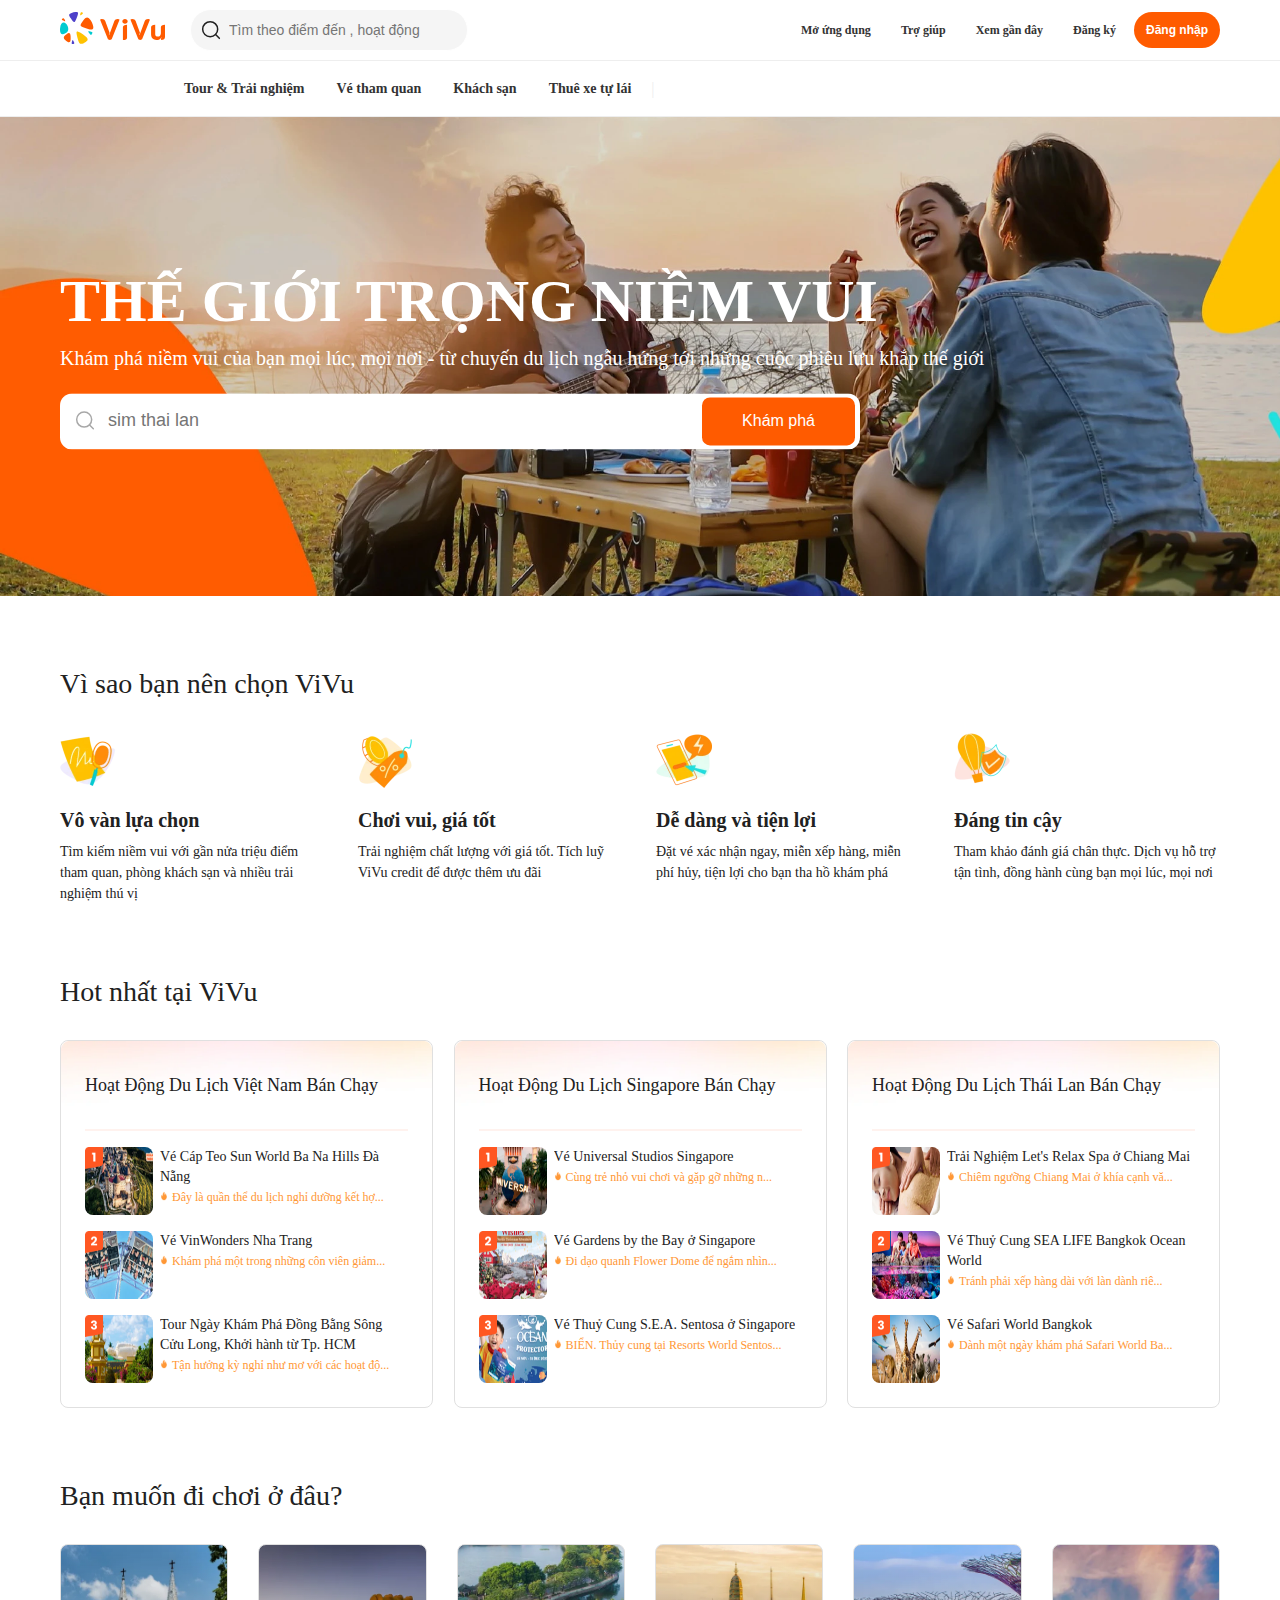
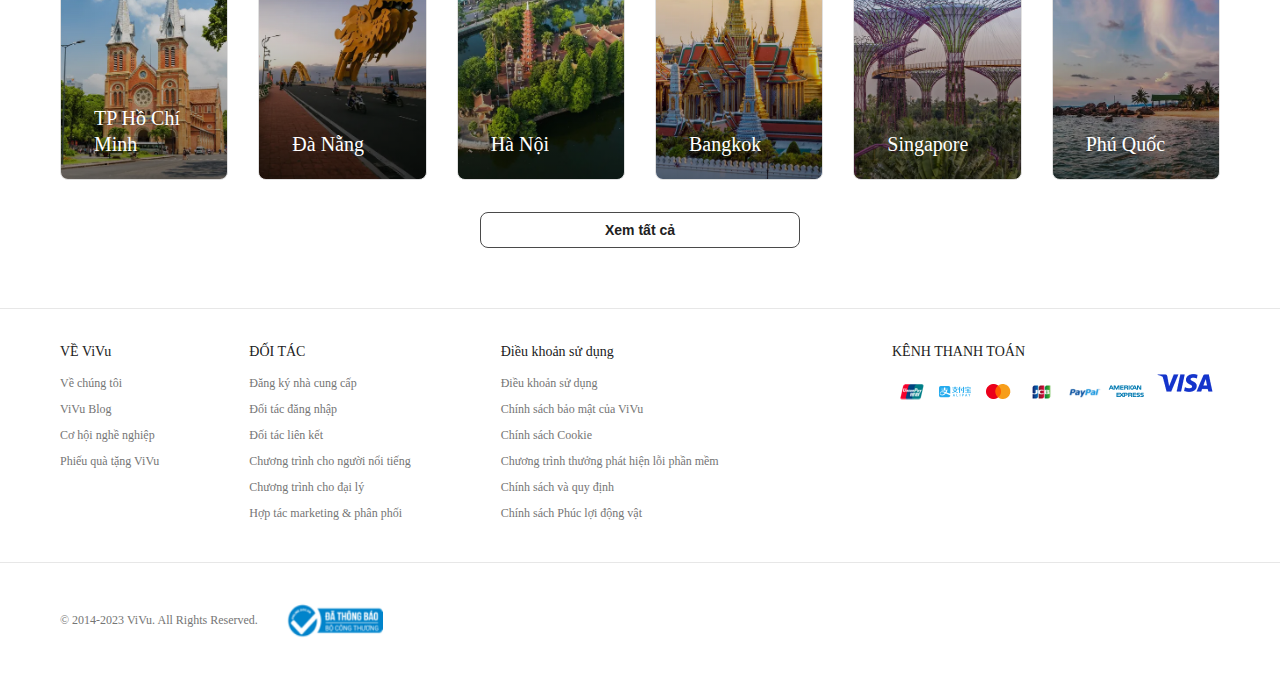
<file: index.html>
<!DOCTYPE html>
<html lang="en">

<head>
    <meta charset="UTF-8">
    <meta name="viewport" content="width=device-width, initial-scale=1.0">
    <link rel="stylesheet" href="./assets/css/style.css">
    <link rel="stylesheet" href="https://cdnjs.cloudflare.com/ajax/libs/font-awesome/4.7.0/css/font-awesome.min.css">
    <title>ViVu - Du lịch tự túc</title>
</head>

<body>
    <!-- Header -->
    <div id="total_header">
        <!-- Header-top -->
        <div id="header">
            <div class="header-content">
                <div class="header-left">
                    <a href="index.html"> 
                    <div class="logo" >
                        <svg xmlns="http://www.w3.org/2000/svg" width="115" height="32" viewBox="0 0 115 32">
                            <g id="logo-icon">
                                <path
                                    d="M2.54763 8.36536C3.06015 8.61137 3.59026 8.82129 4.13396 8.99281C5.30016 9.3607 5.46157 9.20603 4.95716 8.16962C4.74383 7.73129 4.50605 7.30996 4.24603 6.9069C3.73787 6.11922 3.39541 5.82966 2.58517 6.51148C2.42393 6.64717 2.27315 6.79368 2.13362 6.94961C1.64432 7.49646 1.65049 7.93473 2.54763 8.36536Z"
                                    fill="#FF5B00"></path>
                                <path
                                    d="M14.1387 30.6133C13.9381 30.042 13.697 29.4846 13.4164 28.9461C12.8147 27.7909 12.5758 27.7861 12.1718 28.948C12.001 29.4393 11.8614 29.9363 11.7525 30.4362C11.5397 31.4131 11.579 31.8893 12.7068 31.9844C12.9312 32.0033 13.1559 32.0062 13.3793 31.9935C14.1627 31.9489 14.4898 31.6134 14.1387 30.6133Z"
                                    fill="#4D40CA"></path>
                                <path
                                    d="M29.9921 22.1916C29.5357 21.6588 29.1166 21.0934 28.739 20.4994C27.9292 19.2255 28.0621 18.9832 29.4582 19.2528C30.0487 19.3668 30.6266 19.5154 31.1899 19.6965C32.2907 20.0503 32.7449 20.3662 32.1901 21.552C32.0797 21.788 31.9531 22.015 31.8116 22.2316C31.3156 22.991 30.7912 23.1243 29.9921 22.1916Z"
                                    fill="#00CBD0"></path>
                                <path
                                    d="M22.4408 1.98794C22.0369 2.33178 21.6084 2.64744 21.1582 2.93187C20.1926 3.54195 20.009 3.44178 20.2133 2.39013C20.2997 1.94537 20.4124 1.50999 20.5496 1.08569C20.8178 0.2565 21.0572 -0.0856586 21.956 0.332238C22.1349 0.4154 22.3069 0.510793 22.4711 0.617347C23.0467 0.991023 23.1477 1.38605 22.4408 1.98794Z"
                                    fill="#FFC200"></path>
                                <path
                                    d="M5.42233 21.2638C0.93364 23.938 -0.367496 20.5653 0.0845712 16.146C0.792365 9.2268 5.42233 9.10795 7.59725 14.0515C8.91167 17.0392 8.41049 19.4836 5.42233 21.2638Z"
                                    fill="#00CBD0"></path>
                                <path
                                    d="M10.6485 26.0616C10.6485 26.811 10.6177 27.5533 10.5574 28.2872C10.4335 29.7926 9.45576 31.049 7.46783 29.7926C6.65317 29.2777 5.88662 28.6937 5.17642 28.0488C3.53171 26.5552 3.11245 25.1077 5.17642 23.3024C5.6975 22.8466 6.23639 22.4107 6.79193 21.9958C9.37625 20.0658 10.3777 21.3717 10.5759 24.0743C10.624 24.7305 10.6485 25.3932 10.6485 26.0616Z"
                                    fill="#FF5B00"></path>
                                <path
                                    d="M25.6517 24.6001C24.0483 23.2415 22.3469 21.9943 20.5596 20.8704C16.726 18.4598 15.9969 18.8556 16.8081 23.0109C17.1512 24.7683 17.5985 26.4886 18.1434 28.1651C19.2081 31.4414 20.1587 32.7933 23.7271 31.1421C24.4373 30.8135 25.1203 30.4366 25.772 30.0156C28.0574 28.5391 28.4584 26.9783 25.6517 24.6001Z"
                                    fill="#FFC200"></path>
                                <path
                                    d="M23.7952 7.67218C23.3049 8.31326 22.8329 8.96882 22.3797 9.6381C19.6944 13.6037 19.9603 13.7517 23.7952 15.4257C25.1767 16.0289 26.5971 16.5603 28.0514 17.0154C33.3695 18.6794 34.1829 16.8212 32.6334 12.2089C32.1916 10.8938 31.5799 9.65613 30.8244 8.52163C28.4711 4.98797 26.5415 4.08062 23.7952 7.67218Z"
                                    fill="#FF5B00"></path>
                                <path
                                    d="M15.4106 0.0412101C14.0773 0.169808 12.7917 0.461057 11.574 0.894807C8.25614 2.07667 8.74808 3.46615 10.576 6.12C10.9533 6.66782 11.3431 7.20642 11.7451 7.73538C13.8749 10.5385 14.4369 11.1585 16.165 7.18391C16.7289 5.88706 17.23 4.55679 17.6646 3.19692C18.4003 0.894806 18.2869 -0.236201 15.4106 0.0412101Z"
                                    fill="#4D40CA"></path>
                            </g>
                            <g id="logo-en"  transform="translate(40, 7)">
                                <path
                                    d="M65 17.9582C65 18.9331 64.6686 19.6838 64.0058 20.2103C63.343 20.7368 62.3589 21 61.0534 21V19.2744C61.3547 18.9624 61.6057 18.6309 61.8066 18.2799L61.5957 18.163C60.3304 20.0543 58.6232 21 56.4742 21C55.47 21 54.5561 20.7758 53.7327 20.3273C52.9092 19.8593 52.2565 19.2159 51.7745 18.3969C51.3125 17.5585 51.0815 16.6128 51.0815 15.5599V8.18942C51.0815 7.35098 51.4129 6.75627 52.0757 6.40529C52.7586 6.03482 53.803 5.84958 55.2089 5.84958V15.2674C55.2089 15.9694 55.4298 16.5251 55.8717 16.9345C56.3135 17.344 56.9562 17.5487 57.7998 17.5487C58.7638 17.5487 59.517 17.2563 60.0592 16.6713C60.6015 16.0669 60.8727 15.2967 60.8727 14.3607V8.18942C60.8727 7.35098 61.204 6.75627 61.8668 6.40529C62.5497 6.03482 63.5941 5.84958 65 5.84958V17.9582Z"
                                    fill="#FF5B00" />
                                <path
                                    d="M40.2125 21C39.128 21 38.4049 20.5223 38.0434 19.5669L30.3913 0.43872C30.6122 0.321728 30.9034 0.224233 31.265 0.146239C31.6466 0.0487459 31.998 0 32.3194 0C34.0466 0 35.1513 0.672703 35.6333 2.01811L39.9715 13.8343L39.2184 15.8231L39.5799 15.9694L44.7616 2.01811C45.2838 0.672703 46.3885 0 48.0756 0C48.3969 0 48.7383 0.0487459 49.0998 0.146239C49.4815 0.224233 49.7827 0.321728 50.0036 0.43872L42.3816 19.5669C42.0201 20.5223 41.2971 21 40.2125 21Z"
                                    fill="#FF5B00" />
                                <path
                                    d="M24.996 4.73816C24.2328 4.73816 23.5901 4.52368 23.0679 4.09471C22.5658 3.64624 22.3148 3.07103 22.3148 2.36908C22.3148 1.66713 22.5658 1.10167 23.0679 0.672703C23.5901 0.224235 24.2328 0 24.996 0C25.7592 0 26.3919 0.224235 26.894 0.672703C27.4162 1.10167 27.6773 1.66713 27.6773 2.36908C27.6773 3.07103 27.4162 3.64624 26.894 4.09471C26.3919 4.52368 25.7592 4.73816 24.996 4.73816ZM22.9173 8.18942C22.9173 7.35098 23.2587 6.75627 23.9416 6.40529C24.6245 6.03482 25.6588 5.84958 27.0446 5.84958V18.6602C27.0446 19.4986 26.7032 20.1031 26.0203 20.4735C25.3374 20.8245 24.3031 21 22.9173 21V8.18942Z"
                                    fill="#FF5B00" />
                                <path
                                    d="M9.82124 21C8.73668 21 8.01365 20.5223 7.65213 19.5669L0 0.43872C0.220928 0.321728 0.51215 0.224233 0.873668 0.146239C1.25527 0.0487459 1.60675 0 1.9281 0C3.65535 0 4.75999 0.672703 5.24201 2.01811L9.58023 13.8343L8.82706 15.8231L9.18858 15.9694L14.3703 2.01811C14.8925 0.672703 15.9972 0 17.6843 0C18.0056 0 18.347 0.0487459 18.7086 0.146239C19.0902 0.224233 19.3914 0.321728 19.6123 0.43872L11.9903 19.5669C11.6288 20.5223 10.9058 21 9.82124 21Z"
                                    fill="#FF5B00" />
                            </g>
                        </svg>
                    </div>
                </a>

                    <div class="search">
                        <svg class="search-icon" width="20" height="20" viewBox="0 0 48 48" fill="none">
                            <circle cx="22" cy="22" r="18" stroke="#212121" stroke-width="3.6"></circle>
                            <path d="M35 35L44 44" stroke="#212121" stroke-width="3.6" stroke-linecap="round"></path>
                        </svg>
                        <input class="search-input" type="text" placeholder="Tìm theo điểm đến , hoạt động">
                    </div>
                </div>
                <div class="header-right">
                    <div class="menu">
                        <div class="menu-item">
                            <p>
                                Mở ứng dụng
                            </p>
                        </div>
                        <div class="menu-item">
                            <p>
                                Trợ giúp
                            </p>
                        </div>
                        <div class="menu-item">
                            <p>
                                Xem gần đây
                            </p>
                        </div>
                        <div class="menu-item">
                            <p>
                             <a href="./signUpPage/index.html" style="text-decoration: none; color: #333;">Đăng ký</a>   
                            </p>
                        </div>
                        <div class="">
                            <button class="login-btn" > <a href="./signInPage/index.html" style="text-decoration: none; color: #fff;">Đăng nhập</a></button>
                        </div>
                    </div>
                </div>
            </div>
        </div>

        <!-- Navbar -->
        <div id="navbar">
            <div class="navbar-item">
                <a class="navbar-item-title" href="tour.html">Tour & Trải nghiệm</a>
            </div>
            <div class="navbar-item">
                <a class="navbar-item-title" href="sightseeingTickets.html">Vé tham quan</a>
            </div>
            <div class="navbar-item">
                <a class="navbar-item-title" href="hotel.html">Khách sạn</a>
            </div>
            <div class="navbar-item">
                <a class="navbar-item-title" href="carForRent.html">Thuê xe tự lái</a>
            </div>
            <div class="">
                <p class="barie"> | </p>
            </div>
        </div>
    </div>

    <!-- Banner -->
    <div id="banner">
        <div class="banner-item">
            <h1 class="banner-title">THẾ GIỚI TRỌNG NIỀM VUI</h1>
            <p class="banner-text">Khám phá niềm vui của bạn mọi lúc, mọi nơi - từ chuyến du lịch ngẫu hứng tới những
                cuộc phiêu lưu khắp thế giới</p>
            <div class="banner-search">
                <svg class="banner-search-icon" width="20" height="20" viewBox="0 0 48 48" fill="none">
                    <circle cx="22" cy="22" r="18" stroke="#A8A8A8" stroke-width="3.6"></circle>
                    <path d="M35 35L44 44" stroke="#A8A8A8" stroke-width="3.6" stroke-linecap="round"></path>
                </svg>
                <input class="banner-input" type="text" placeholder="sim thai lan">
                <button class="discover-btn">Khám phá</button>
            </div>
        </div>
    </div>

    <!-- Container -->
    <div id="container">
        <div class="choose_klook">
            <h1 class="choose_title">Vì sao bạn nên chọn ViVu</h1>
            <div class="choose_list">
                <div class="choose_item">
                    <img src="./assets/images/choose1.webp" alt="" class="choose_item_img">
                    <h3 class="choose_item_title">Vô vàn lựa chọn</h3>
                    <p class="choose_item_desc">Tìm kiếm niềm vui với gần nửa triệu điểm tham quan, phòng khách sạn và
                        nhiều trải nghiệm thú vị</p>
                </div>
                <div class="choose_item">
                    <img src="./assets/images/choose2.webp" alt="" class="choose_item_img">
                    <h3 class="choose_item_title">Chơi vui, giá tốt</h3>
                    <p class="choose_item_desc">Trải nghiệm chất lượng với giá tốt. Tích luỹ ViVu credit để được thêm
                        ưu đãi</p>
                </div>
                <div class="choose_item">
                    <img src="./assets/images/choose3.webp" alt="" class="choose_item_img">
                    <h3 class="choose_item_title">Dễ dàng và tiện lợi</h3>
                    <p class="choose_item_desc">Đặt vé xác nhận ngay, miễn xếp hàng, miễn phí hủy, tiện lợi cho bạn tha
                        hồ khám phá</p>
                </div>
                <div class="choose_item">
                    <img src="./assets/images/choose4.webp" alt="" class="choose_item_img">
                    <h3 class="choose_item_title">Đáng tin cậy</h3>
                    <p class="choose_item_desc">Tham khảo đánh giá chân thực. Dịch vụ hỗ trợ tận tình, đồng hành cùng
                        bạn mọi lúc, mọi nơi</p>
                </div>
            </div>
        </div>

        <div class="hot_klook">
            <h1 class="choose_title">Hot nhất tại ViVu</h1>
            <div class="list_host_item">
                <div class="hot_item">
                    <h3 class="hot_item_title">Hoạt Động Du Lịch Việt Nam Bán Chạy</h3>
                    <div class="underline"></div>
                    <div class="introduce_list">
                        <div class="introduce_item">
                            <img src="./assets/images/hot1.webp" alt="" class="introduce_img">
                            <img src="./assets/images/top1.webp" alt="" class="hot_top_img">
                            <div class="introduce_desc">
                                <p class="introduce_title">Vé Cáp Teo Sun World Ba Na Hills Đà Nẵng</p>
                                <img src="./assets/images/hot-icon.webp" alt="" class="hot-icon">
                                <span class="desc-text">Đây là quần thể du lịch nghỉ dưỡng kết hợ...</span>
                            </div>
                        </div>
                        <div class="introduce_item">
                            <img src="./assets/images/hot2.webp" alt="" class="introduce_img">
                            <img src="./assets/images/top2.webp" alt="" class="hot_top_img">
                            <div class="introduce_desc">
                                <p class="introduce_title">Vé VinWonders Nha Trang</p>
                                <img src="./assets/images/hot-icon.webp" alt="" class="hot-icon">
                                <span class="desc-text">Khám phá một trong những côn viên giảm...</span>
                            </div>
                        </div>
                        <div class="introduce_item">
                            <img src="./assets/images/hot3.webp" alt="" class="introduce_img">
                            <img src="./assets/images/top3.webp" alt="" class="hot_top_img">
                            <div class="introduce_desc">
                                <p class="introduce_title">Tour Ngày Khám Phá Đồng Bằng Sông Cửu Long, Khởi hành từ Tp.
                                    HCM</p>
                                <img src="./assets/images/hot-icon.webp" alt="" class="hot-icon">
                                <span class="desc-text">Tận hưởng kỳ nghỉ như mơ với các hoạt độ...</span>
                            </div>
                        </div>
                    </div>
                </div>

                <div class="hot_item">
                    <h3 class="hot_item_title">Hoạt Động Du Lịch Singapore Bán Chạy</h3>
                    <div class="underline"></div>
                    <div class="introduce_list">
                        <div class="introduce_item">
                            <img src="./assets/images/hot4.webp" alt="" class="introduce_img">
                            <img src="./assets/images/top1.webp" alt="" class="hot_top_img">
                            <div class="introduce_desc">
                                <p class="introduce_title">Vé Universal Studios Singapore</p>
                                <img src="./assets/images/hot-icon.webp" alt="" class="hot-icon">
                                <span class="desc-text">Cùng trẻ nhỏ vui chơi và gặp gỡ những n...</span>
                            </div>
                        </div>
                        <div class="introduce_item">
                            <img src="./assets/images/hot5.webp" alt="" class="introduce_img">
                            <img src="./assets/images/top2.webp" alt="" class="hot_top_img">
                            <div class="introduce_desc">
                                <p class="introduce_title">Vé Gardens by the Bay ở Singapore</p>
                                <img src="./assets/images/hot-icon.webp" alt="" class="hot-icon">
                                <span class="desc-text">Đi dạo quanh Flower Dome để ngắm nhìn...</span>
                            </div>
                        </div>
                        <div class="introduce_item">
                            <img src="./assets/images/hot6.webp" alt="" class="introduce_img">
                            <img src="./assets/images/top3.webp" alt="" class="hot_top_img">
                            <div class="introduce_desc">
                                <p class="introduce_title">Vé Thuỷ Cung S.E.A. Sentosa ở Singapore</p>
                                <img src="./assets/images/hot-icon.webp" alt="" class="hot-icon">
                                <span class="desc-text">BIỂN. Thủy cung tại Resorts World Sentos...</span>
                            </div>
                        </div>
                    </div>
                </div>

                <div class="hot_item">
                    <h3 class="hot_item_title">Hoạt Động Du Lịch Thái Lan Bán Chạy</h3>
                    <div class="underline"></div>
                    <div class="introduce_list">
                        <div class="introduce_item">
                            <img src="./assets/images/hot7.webp" alt="" class="introduce_img">
                            <img src="./assets/images/top1.webp" alt="" class="hot_top_img">
                            <div class="introduce_desc">
                                <p class="introduce_title">Trải Nghiệm Let's Relax Spa ở Chiang Mai</p>
                                <img src="./assets/images/hot-icon.webp" alt="" class="hot-icon">
                                <span class="desc-text">Chiêm ngưỡng Chiang Mai ở khía cạnh vă...</span>
                            </div>
                        </div>
                        <div class="introduce_item">
                            <img src="./assets/images/hot8.webp" alt="" class="introduce_img">
                            <img src="./assets/images/top2.webp" alt="" class="hot_top_img">
                            <div class="introduce_desc">
                                <p class="introduce_title">Vé Thuỷ Cung SEA LIFE Bangkok Ocean World</p>
                                <img src="./assets/images/hot-icon.webp" alt="" class="hot-icon">
                                <span class="desc-text">Tránh phải xếp hàng dài với làn dành riê...</span>
                            </div>
                        </div>
                        <div class="introduce_item">
                            <img src="./assets/images/hot9.webp" alt="" class="introduce_img">
                            <img src="./assets/images/top3.webp" alt="" class="hot_top_img">
                            <div class="introduce_desc">
                                <p class="introduce_title">Vé Safari World Bangkok</p>
                                <img src="./assets/images/hot-icon.webp" alt="" class="hot-icon">
                                <span class="desc-text">Dành một ngày khám phá Safari World Ba...</span>
                            </div>
                        </div>
                    </div>
                </div>

            </div>
        </div>

        <div class="where_klook">
            <h1 class="choose_title">Bạn muốn đi chơi ở đâu?</h1>
            <div class="address_list">
                <div class="address_item">
                    <div class="address_main"></div>
                    <div class="address_title">TP Hồ Chí Minh</div>
                </div>
                <div class="address_item danang">
                    <div class="address_main"></div>
                    <div class="address_title">Đà Nẵng</div>
                </div>
                <div class="address_item hanoi">
                    <div class="address_main"></div>
                    <div class="address_title">Hà Nội</div>
                </div>
                <div class="address_item bangkok">
                    <div class="address_main"></div>
                    <div class="address_title">Bangkok</div>
                </div>
                <div class="address_item singapore">
                    <div class="address_main"></div>
                    <div class="address_title">Singapore</div>
                </div>
                <div class="address_item phuquoc">
                    <div class="address_main"></div>
                    <div class="address_title">Phú Quốc</div>
                </div>
            </div>
            <button class="view_all">Xem tất cả</button>
        </div>
    </div>

    <!-- Footer -->
    <div id="footer">
        <div class="footer_top">
            <div class="footer-top-content">
                <div class="footer-top-list">
                    <div class="footer-top-item">
                        <h3 class="footer-item-title">VỀ ViVu</h3>
                        <div class="footer-item-content">
                            <a href="#" class="content-text">Về chúng tôi</a>
                            <a href="#" class="content-text">ViVu Blog</a>
                            <a href="#" class="content-text">Cơ hội nghề nghiệp</a>
                            <a href="#" class="content-text">Phiếu quà tặng ViVu</a>
                        </div>
                    </div>

                    <div class="footer-top-item">
                        <h3 class="footer-item-title">ĐỐI TÁC</h3>
                        <div class="footer-item-content">
                            <a href="#" class="content-text">Đăng ký nhà cung cấp</a>
                            <a href="#" class="content-text">Đối tác đăng nhập</a>
                            <a href="#" class="content-text">Đối tác liên kết</a>
                            <a href="#" class="content-text">Chương trình cho người nổi tiếng</a>
                            <a href="#" class="content-text">Chương trình cho đại lý</a>
                            <a href="#" class="content-text">Hợp tác marketing & phân phối</a>
                        </div>
                    </div>

                    <div class="footer-top-item">
                        <h3 class="footer-item-title">Điều khoản sử dụng</h3>
                        <div class="footer-item-content">
                            <a href="#" class="content-text">Điều khoản sử dụng</a>
                            <a href="#" class="content-text">Chính sách bảo mật của ViVu</a>
                            <a href="#" class="content-text">Chính sách Cookie</a>
                            <a href="#" class="content-text">Chương trình thưởng phát hiện lỗi phần mềm</a>
                            <a href="#" class="content-text">Chính sách và quy định</a>
                            <a href="#" class="content-text">Chính sách Phúc lợi động vật</a>
                        </div>
                    </div>

                </div>
                <div class="footer-top-item">
                    <h3 class="footer-item-title">KÊNH THANH TOÁN</h3>
                    <div class="footer-item-payment">
                        <a href="#" class="content-text">
                            <img src="./assets/images/pay1.png" alt="" class="pay_img">
                        </a>
                        <a href="#" class="content-text">
                            <img src="./assets/images/pay2.png" alt="" class="pay_img">
                        </a>
                        <a href="#" class="content-text">
                            <img src="./assets/images/pay3.png" alt="" class="pay_img">
                        </a>
                        <a href="#" class="content-text">
                            <img src="./assets/images/pay4.png" alt="" class="pay_img">
                        </a>
                        <a href="#" class="content-text">
                            <img src="./assets/images/pay5.png" alt="" class="pay_img">
                        </a>
                        <a href="#" class="content-text">
                            <img src="./assets/images/pay6.png" alt="" class="pay_img">
                        </a>
                        <a href="#" class="content-text">
                            <img src="./assets/images/pay7.png" alt="" class="pay_img">
                        </a>
                    </div>
                </div>
            </div>
        </div>
    </div>
    <div class="footer-end">
        <div class="footer-end-text">
            <p class="text-content">
                © 2014-2023 ViVu. All Rights Reserved.
            </p>
            <img class="footer-img" src="./assets/images/footer_img.png" alt="">
        </div>
    </div>
</body>

</html>
</file>
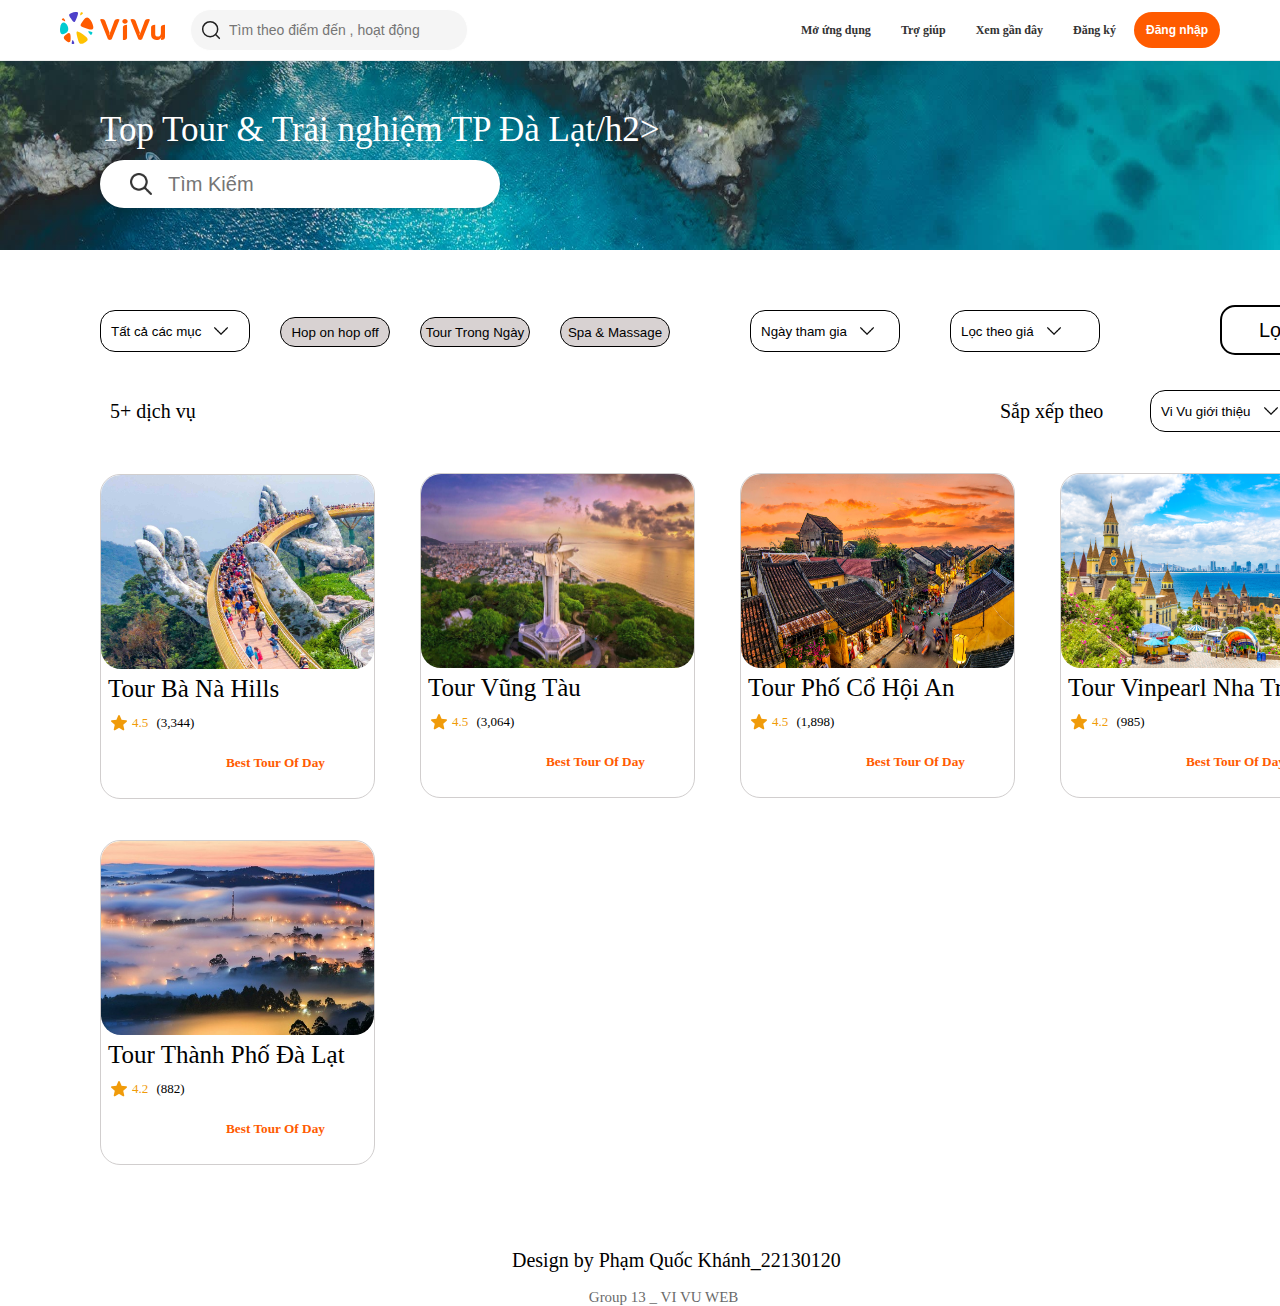
<file: DL.html>
<!DOCTYPE html>
<html lang="en">
<head>
    <meta charset="UTF-8">
    <meta name="viewport" content="width=device-width, initial-scale=1.0">
    <title>HCM_VI_VU_WEB</title>
    <link rel="stylesheet" href="./assets/css/DL.css">
</head>
<body>
     <!-- Header -->
     <div id="total_header">
        <!-- Header-top -->
        <div id="header">
            <div class="header-content">
                <div class="header-left">
                    <a href="index.html"> 
                    <div class="logo" >
                        <svg xmlns="http://www.w3.org/2000/svg" width="115" height="32" viewBox="0 0 115 32">
                            <g id="logo-icon">
                                <path
                                    d="M2.54763 8.36536C3.06015 8.61137 3.59026 8.82129 4.13396 8.99281C5.30016 9.3607 5.46157 9.20603 4.95716 8.16962C4.74383 7.73129 4.50605 7.30996 4.24603 6.9069C3.73787 6.11922 3.39541 5.82966 2.58517 6.51148C2.42393 6.64717 2.27315 6.79368 2.13362 6.94961C1.64432 7.49646 1.65049 7.93473 2.54763 8.36536Z"
                                    fill="#FF5B00"></path>
                                <path
                                    d="M14.1387 30.6133C13.9381 30.042 13.697 29.4846 13.4164 28.9461C12.8147 27.7909 12.5758 27.7861 12.1718 28.948C12.001 29.4393 11.8614 29.9363 11.7525 30.4362C11.5397 31.4131 11.579 31.8893 12.7068 31.9844C12.9312 32.0033 13.1559 32.0062 13.3793 31.9935C14.1627 31.9489 14.4898 31.6134 14.1387 30.6133Z"
                                    fill="#4D40CA"></path>
                                <path
                                    d="M29.9921 22.1916C29.5357 21.6588 29.1166 21.0934 28.739 20.4994C27.9292 19.2255 28.0621 18.9832 29.4582 19.2528C30.0487 19.3668 30.6266 19.5154 31.1899 19.6965C32.2907 20.0503 32.7449 20.3662 32.1901 21.552C32.0797 21.788 31.9531 22.015 31.8116 22.2316C31.3156 22.991 30.7912 23.1243 29.9921 22.1916Z"
                                    fill="#00CBD0"></path>
                                <path
                                    d="M22.4408 1.98794C22.0369 2.33178 21.6084 2.64744 21.1582 2.93187C20.1926 3.54195 20.009 3.44178 20.2133 2.39013C20.2997 1.94537 20.4124 1.50999 20.5496 1.08569C20.8178 0.2565 21.0572 -0.0856586 21.956 0.332238C22.1349 0.4154 22.3069 0.510793 22.4711 0.617347C23.0467 0.991023 23.1477 1.38605 22.4408 1.98794Z"
                                    fill="#FFC200"></path>
                                <path
                                    d="M5.42233 21.2638C0.93364 23.938 -0.367496 20.5653 0.0845712 16.146C0.792365 9.2268 5.42233 9.10795 7.59725 14.0515C8.91167 17.0392 8.41049 19.4836 5.42233 21.2638Z"
                                    fill="#00CBD0"></path>
                                <path
                                    d="M10.6485 26.0616C10.6485 26.811 10.6177 27.5533 10.5574 28.2872C10.4335 29.7926 9.45576 31.049 7.46783 29.7926C6.65317 29.2777 5.88662 28.6937 5.17642 28.0488C3.53171 26.5552 3.11245 25.1077 5.17642 23.3024C5.6975 22.8466 6.23639 22.4107 6.79193 21.9958C9.37625 20.0658 10.3777 21.3717 10.5759 24.0743C10.624 24.7305 10.6485 25.3932 10.6485 26.0616Z"
                                    fill="#FF5B00"></path>
                                <path
                                    d="M25.6517 24.6001C24.0483 23.2415 22.3469 21.9943 20.5596 20.8704C16.726 18.4598 15.9969 18.8556 16.8081 23.0109C17.1512 24.7683 17.5985 26.4886 18.1434 28.1651C19.2081 31.4414 20.1587 32.7933 23.7271 31.1421C24.4373 30.8135 25.1203 30.4366 25.772 30.0156C28.0574 28.5391 28.4584 26.9783 25.6517 24.6001Z"
                                    fill="#FFC200"></path>
                                <path
                                    d="M23.7952 7.67218C23.3049 8.31326 22.8329 8.96882 22.3797 9.6381C19.6944 13.6037 19.9603 13.7517 23.7952 15.4257C25.1767 16.0289 26.5971 16.5603 28.0514 17.0154C33.3695 18.6794 34.1829 16.8212 32.6334 12.2089C32.1916 10.8938 31.5799 9.65613 30.8244 8.52163C28.4711 4.98797 26.5415 4.08062 23.7952 7.67218Z"
                                    fill="#FF5B00"></path>
                                <path
                                    d="M15.4106 0.0412101C14.0773 0.169808 12.7917 0.461057 11.574 0.894807C8.25614 2.07667 8.74808 3.46615 10.576 6.12C10.9533 6.66782 11.3431 7.20642 11.7451 7.73538C13.8749 10.5385 14.4369 11.1585 16.165 7.18391C16.7289 5.88706 17.23 4.55679 17.6646 3.19692C18.4003 0.894806 18.2869 -0.236201 15.4106 0.0412101Z"
                                    fill="#4D40CA"></path>
                            </g>
                            <g id="logo-en"  transform="translate(40, 7)">
                                <path
                                    d="M65 17.9582C65 18.9331 64.6686 19.6838 64.0058 20.2103C63.343 20.7368 62.3589 21 61.0534 21V19.2744C61.3547 18.9624 61.6057 18.6309 61.8066 18.2799L61.5957 18.163C60.3304 20.0543 58.6232 21 56.4742 21C55.47 21 54.5561 20.7758 53.7327 20.3273C52.9092 19.8593 52.2565 19.2159 51.7745 18.3969C51.3125 17.5585 51.0815 16.6128 51.0815 15.5599V8.18942C51.0815 7.35098 51.4129 6.75627 52.0757 6.40529C52.7586 6.03482 53.803 5.84958 55.2089 5.84958V15.2674C55.2089 15.9694 55.4298 16.5251 55.8717 16.9345C56.3135 17.344 56.9562 17.5487 57.7998 17.5487C58.7638 17.5487 59.517 17.2563 60.0592 16.6713C60.6015 16.0669 60.8727 15.2967 60.8727 14.3607V8.18942C60.8727 7.35098 61.204 6.75627 61.8668 6.40529C62.5497 6.03482 63.5941 5.84958 65 5.84958V17.9582Z"
                                    fill="#FF5B00" />
                                <path
                                    d="M40.2125 21C39.128 21 38.4049 20.5223 38.0434 19.5669L30.3913 0.43872C30.6122 0.321728 30.9034 0.224233 31.265 0.146239C31.6466 0.0487459 31.998 0 32.3194 0C34.0466 0 35.1513 0.672703 35.6333 2.01811L39.9715 13.8343L39.2184 15.8231L39.5799 15.9694L44.7616 2.01811C45.2838 0.672703 46.3885 0 48.0756 0C48.3969 0 48.7383 0.0487459 49.0998 0.146239C49.4815 0.224233 49.7827 0.321728 50.0036 0.43872L42.3816 19.5669C42.0201 20.5223 41.2971 21 40.2125 21Z"
                                    fill="#FF5B00" />
                                <path
                                    d="M24.996 4.73816C24.2328 4.73816 23.5901 4.52368 23.0679 4.09471C22.5658 3.64624 22.3148 3.07103 22.3148 2.36908C22.3148 1.66713 22.5658 1.10167 23.0679 0.672703C23.5901 0.224235 24.2328 0 24.996 0C25.7592 0 26.3919 0.224235 26.894 0.672703C27.4162 1.10167 27.6773 1.66713 27.6773 2.36908C27.6773 3.07103 27.4162 3.64624 26.894 4.09471C26.3919 4.52368 25.7592 4.73816 24.996 4.73816ZM22.9173 8.18942C22.9173 7.35098 23.2587 6.75627 23.9416 6.40529C24.6245 6.03482 25.6588 5.84958 27.0446 5.84958V18.6602C27.0446 19.4986 26.7032 20.1031 26.0203 20.4735C25.3374 20.8245 24.3031 21 22.9173 21V8.18942Z"
                                    fill="#FF5B00" />
                                <path
                                    d="M9.82124 21C8.73668 21 8.01365 20.5223 7.65213 19.5669L0 0.43872C0.220928 0.321728 0.51215 0.224233 0.873668 0.146239C1.25527 0.0487459 1.60675 0 1.9281 0C3.65535 0 4.75999 0.672703 5.24201 2.01811L9.58023 13.8343L8.82706 15.8231L9.18858 15.9694L14.3703 2.01811C14.8925 0.672703 15.9972 0 17.6843 0C18.0056 0 18.347 0.0487459 18.7086 0.146239C19.0902 0.224233 19.3914 0.321728 19.6123 0.43872L11.9903 19.5669C11.6288 20.5223 10.9058 21 9.82124 21Z"
                                    fill="#FF5B00" />
                            </g>
                        </svg>
                    </div>
                </a>

                    <div class="search">
                        <svg class="search-icon" width="20" height="20" viewBox="0 0 48 48" fill="none">
                            <circle cx="22" cy="22" r="18" stroke="#212121" stroke-width="3.6"></circle>
                            <path d="M35 35L44 44" stroke="#212121" stroke-width="3.6" stroke-linecap="round"></path>
                        </svg>
                        <input class="search-input" type="text" placeholder="Tìm theo điểm đến , hoạt động">
                    </div>
                </div>
                <div class="header-right">
                    <div class="menu">
                        <div class="menu-item">
                            <p>
                                Mở ứng dụng
                            </p>
                        </div>
                        <div class="menu-item">
                            <p>
                                Trợ giúp
                            </p>
                        </div>
                        <div class="menu-item">
                            <p>
                                Xem gần đây
                            </p>
                        </div>
                        <div class="menu-item">
                            <p>
                                Đăng ký
                            </p>
                        </div>
                        <div class="">
                            <button class="login-btn">Đăng nhập</button>
                        </div>
                    </div>
                </div>
            </div>
        </div>
     </div>

        <!-- Content -->
        <div id="First_Content">
            <img src="./assets/images/tour/img_tna_activity_list_hero_desktop_2x.jpg" >
            <div class="Title">
               <h2>Top Tour & Trải nghiệm TP Đà Lạt/h2>
            </div>
            <div class="Input">
                <img src="./assets/images/tour/search.png" class="Icon_find">
                <input type="text" placeholder="Tìm Kiếm" class="Input_text">
            </div>
        </div>
        <!-- Second Content -->
        <div id="Second_Content">
            <div class="Nav_1">
                <button class="dropdown-btn">Tất cả các mục
                    <img src="./assets/images/tour/down-arrow.png" class="down">
                </button>
                <div class="dropdown-content">
                  <a href="">Tour</a>
                  <a href="">Spa & Massage</a>
                  <a href="">Yatch</a>
                  <a href="">Discount</a>
                </div>
            </div>
            <div class="Nav_2">
                <button>Hop on hop off</button>
            </div>
            <div class="Nav_3">
                <button>Tour Trong Ngày</button>
            </div>
            <div class="Nav_4">
                <button>Spa & Massage</button>
            </div>
            <div class="Nav_5">
                <button class="dropdown-btn1">Ngày tham gia
                    <img src="./assets/images/tour/down-arrow.png" class="down1">
                </button>
                <div class="dropdown-content1">
                  <a href="">01/01/2024</a>
                  <a href="">02/01/2024</a>
                  <a href="">03/01/2024</a>
                  <a href="">04/01/2024</a>
                </div>  
            </div>
            <div class="Nav_6">
                <button class="dropdown-btn2">Lọc theo giá
                    <img src="./assets/images/tour/down-arrow.png" class="down2">
                </button>
                <div class="dropdown-content2">
                  <a href="">Nhỏ hơn 2.0000.000</a>
                  <a href="">Nhỏ hơn 5.0000.000</a>
                  <a href="">Nhỏ hơn 10.0000.000</a>
                  <a href="">Nhỏ hơn 20.0000.000</a>
                </div>  
            </div>
            <div class="Nav_7">
                <button>Lọc</button>
            </div>

        </div>
        <div id="Second2">
            <div class="Title1">
                <h5>5+ dịch vụ</h5>
            </div>
            <div class="Title2">
                <h5>Sắp xếp theo</h5>
            </div>
            <div class="Title3">
                <button class="dropdown-btn3">Vi Vu giới thiệu
                    <img src="./assets/images/tour/down-arrow.png" class="down3">
                </button>
                <div class="dropdown-content3">
                  <a href="">Bán chạy</a>
                  <a href="">Đánh giá cao nhất</a>
                  <a href="">Giá (Thấp đến cao)</a>
                  <a href="">Dịch vụ nổi bật</a>
                </div>  
            </div>
        </div>
        <!-- Main -->
         <div id="Main">
            <div class="Ct">
                <div class="Nav_Day1">
                   <img src="./assets/images/tour/nav_day1.jpg" class="pic">
                   <h4>Tour Bà Nà Hills</h4>
                   <img src="./assets/images/tour/star.png" class="star">
                   <h6>4.5  <span class="nav_rate">(3,344)</span></h6>
                   <h5>Best Tour Of Day</h5>
                </div> 
                <div class="Nav_Day2">
                   <img src="./assets/images/tour/nav_day2.jpg" class="pic">
                   <h4>Tour Vũng Tàu</h4>
                   <img src="./assets/images/tour/star.png" class="star">
                   <h6>4.5  <span class="nav_rate">(3,064)</span></h6>
                   <h5>Best Tour Of Day</h5>
                </div>
                <div class="Nav_Day3">
                   <img src="./assets/images/tour/nav_day3.jpg" class="pic">
                   <h4>Tour Phố Cổ Hội An</h4>
                   <img src="./assets/images/tour/star.png" class="star">
                   <h6>4.5  <span class="nav_rate">(1,898)</span></h6>
                   <h5>Best Tour Of Day</h5>
                </div>
                <div class="Nav_Day4">
                   <img src="./assets/images/tour/nav_day4.jpg" class="pic">
                   <h4>Tour Vinpearl Nha Trang</h4>
                   <img src="./assets/images/tour/star.png" class="star">
                   <h6>4.2  <span class="nav_rate">(985)</span></h6>
                   <h5>Best Tour Of Day</h5>
                </div>
                <div class="Nav_Day5">
                   <img src="./assets/images/tour/nav_day5.jpg" class="pic">
                   <h4>Tour Thành Phố Đà Lạt</h4>
                   <img src="./assets/images/tour/star.png" class="star">
                   <h6>4.2  <span class="nav_rate">(882)</span></h6>
                   <h5>Best Tour Of Day</h5>
                </div>
               </div>
        </div>
         <!--Footer  -->
         <div id="Footer">
            <h3>Design by Phạm Quốc Khánh_22130120</h3>
            <h4>Group 13 _ VI VU WEB</h4>
           
        </div>
</body>
</html>
</file>
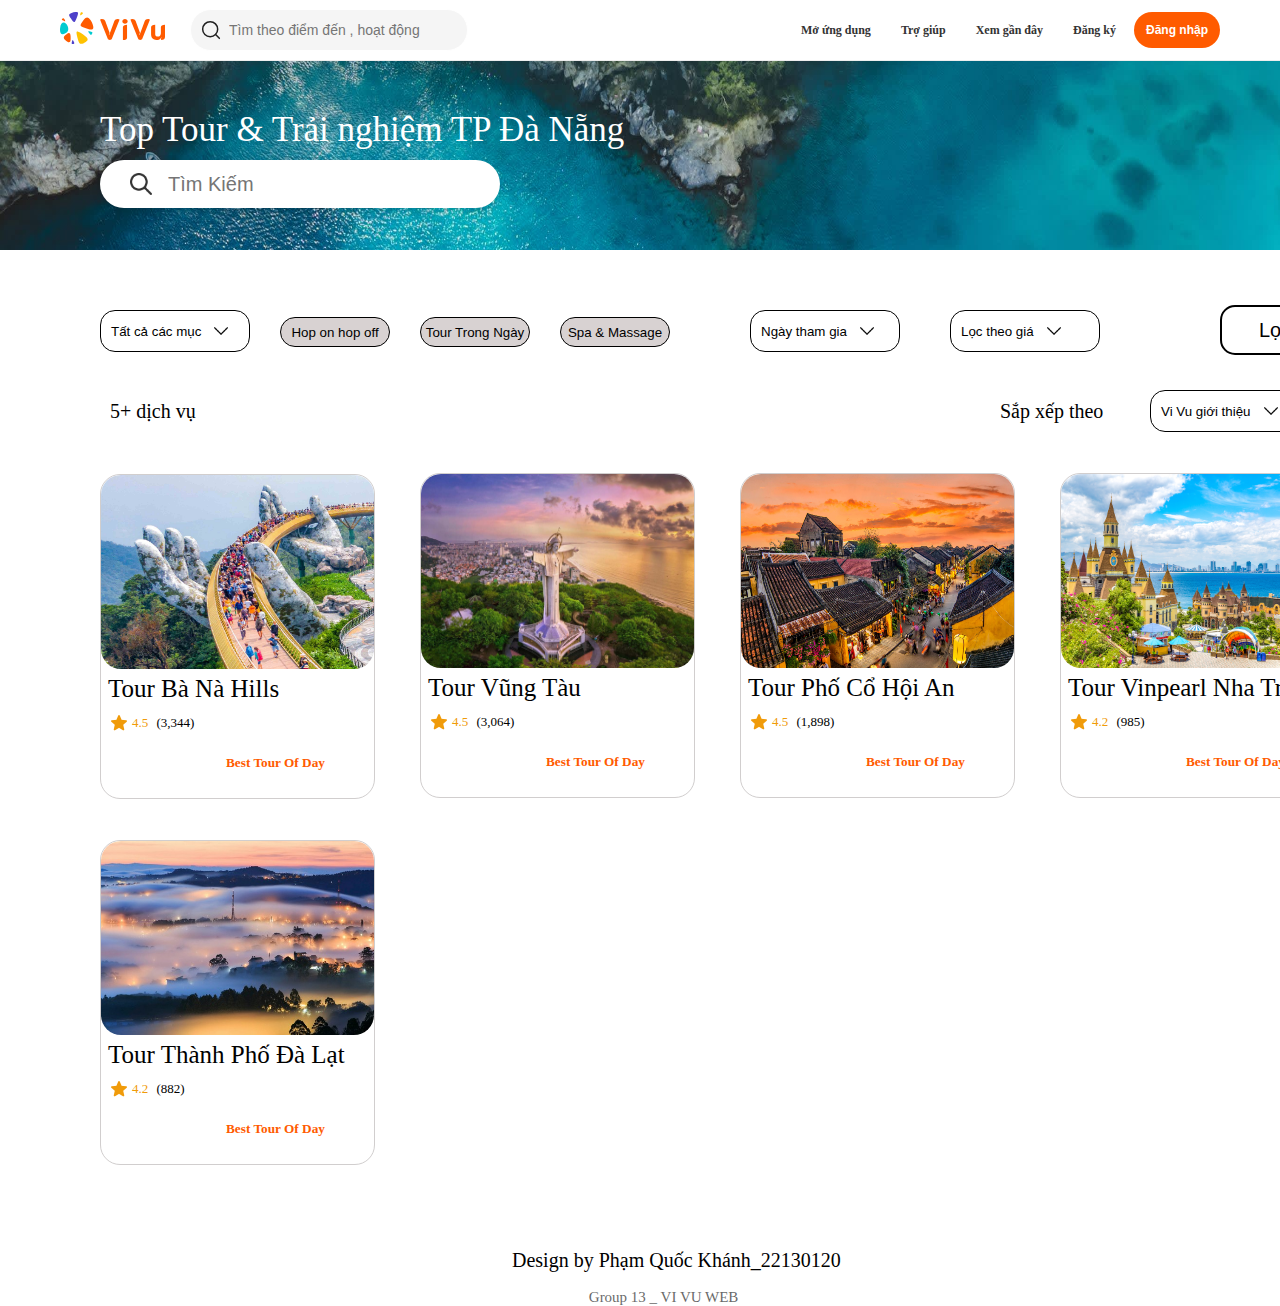
<file: DN.html>
<!DOCTYPE html>
<html lang="en">
<head>
    <meta charset="UTF-8">
    <meta name="viewport" content="width=device-width, initial-scale=1.0">
    <title>HCM_VI_VU_WEB</title>
    <link rel="stylesheet" href="./assets/css/DN.css">
</head>
<body>
     <!-- Header -->
     <div id="total_header">
        <!-- Header-top -->
        <div id="header">
            <div class="header-content">
                <div class="header-left">
                    <a href="index.html"> 
                    <div class="logo" >
                        <svg xmlns="http://www.w3.org/2000/svg" width="115" height="32" viewBox="0 0 115 32">
                            <g id="logo-icon">
                                <path
                                    d="M2.54763 8.36536C3.06015 8.61137 3.59026 8.82129 4.13396 8.99281C5.30016 9.3607 5.46157 9.20603 4.95716 8.16962C4.74383 7.73129 4.50605 7.30996 4.24603 6.9069C3.73787 6.11922 3.39541 5.82966 2.58517 6.51148C2.42393 6.64717 2.27315 6.79368 2.13362 6.94961C1.64432 7.49646 1.65049 7.93473 2.54763 8.36536Z"
                                    fill="#FF5B00"></path>
                                <path
                                    d="M14.1387 30.6133C13.9381 30.042 13.697 29.4846 13.4164 28.9461C12.8147 27.7909 12.5758 27.7861 12.1718 28.948C12.001 29.4393 11.8614 29.9363 11.7525 30.4362C11.5397 31.4131 11.579 31.8893 12.7068 31.9844C12.9312 32.0033 13.1559 32.0062 13.3793 31.9935C14.1627 31.9489 14.4898 31.6134 14.1387 30.6133Z"
                                    fill="#4D40CA"></path>
                                <path
                                    d="M29.9921 22.1916C29.5357 21.6588 29.1166 21.0934 28.739 20.4994C27.9292 19.2255 28.0621 18.9832 29.4582 19.2528C30.0487 19.3668 30.6266 19.5154 31.1899 19.6965C32.2907 20.0503 32.7449 20.3662 32.1901 21.552C32.0797 21.788 31.9531 22.015 31.8116 22.2316C31.3156 22.991 30.7912 23.1243 29.9921 22.1916Z"
                                    fill="#00CBD0"></path>
                                <path
                                    d="M22.4408 1.98794C22.0369 2.33178 21.6084 2.64744 21.1582 2.93187C20.1926 3.54195 20.009 3.44178 20.2133 2.39013C20.2997 1.94537 20.4124 1.50999 20.5496 1.08569C20.8178 0.2565 21.0572 -0.0856586 21.956 0.332238C22.1349 0.4154 22.3069 0.510793 22.4711 0.617347C23.0467 0.991023 23.1477 1.38605 22.4408 1.98794Z"
                                    fill="#FFC200"></path>
                                <path
                                    d="M5.42233 21.2638C0.93364 23.938 -0.367496 20.5653 0.0845712 16.146C0.792365 9.2268 5.42233 9.10795 7.59725 14.0515C8.91167 17.0392 8.41049 19.4836 5.42233 21.2638Z"
                                    fill="#00CBD0"></path>
                                <path
                                    d="M10.6485 26.0616C10.6485 26.811 10.6177 27.5533 10.5574 28.2872C10.4335 29.7926 9.45576 31.049 7.46783 29.7926C6.65317 29.2777 5.88662 28.6937 5.17642 28.0488C3.53171 26.5552 3.11245 25.1077 5.17642 23.3024C5.6975 22.8466 6.23639 22.4107 6.79193 21.9958C9.37625 20.0658 10.3777 21.3717 10.5759 24.0743C10.624 24.7305 10.6485 25.3932 10.6485 26.0616Z"
                                    fill="#FF5B00"></path>
                                <path
                                    d="M25.6517 24.6001C24.0483 23.2415 22.3469 21.9943 20.5596 20.8704C16.726 18.4598 15.9969 18.8556 16.8081 23.0109C17.1512 24.7683 17.5985 26.4886 18.1434 28.1651C19.2081 31.4414 20.1587 32.7933 23.7271 31.1421C24.4373 30.8135 25.1203 30.4366 25.772 30.0156C28.0574 28.5391 28.4584 26.9783 25.6517 24.6001Z"
                                    fill="#FFC200"></path>
                                <path
                                    d="M23.7952 7.67218C23.3049 8.31326 22.8329 8.96882 22.3797 9.6381C19.6944 13.6037 19.9603 13.7517 23.7952 15.4257C25.1767 16.0289 26.5971 16.5603 28.0514 17.0154C33.3695 18.6794 34.1829 16.8212 32.6334 12.2089C32.1916 10.8938 31.5799 9.65613 30.8244 8.52163C28.4711 4.98797 26.5415 4.08062 23.7952 7.67218Z"
                                    fill="#FF5B00"></path>
                                <path
                                    d="M15.4106 0.0412101C14.0773 0.169808 12.7917 0.461057 11.574 0.894807C8.25614 2.07667 8.74808 3.46615 10.576 6.12C10.9533 6.66782 11.3431 7.20642 11.7451 7.73538C13.8749 10.5385 14.4369 11.1585 16.165 7.18391C16.7289 5.88706 17.23 4.55679 17.6646 3.19692C18.4003 0.894806 18.2869 -0.236201 15.4106 0.0412101Z"
                                    fill="#4D40CA"></path>
                            </g>
                            <g id="logo-en"  transform="translate(40, 7)">
                                <path
                                    d="M65 17.9582C65 18.9331 64.6686 19.6838 64.0058 20.2103C63.343 20.7368 62.3589 21 61.0534 21V19.2744C61.3547 18.9624 61.6057 18.6309 61.8066 18.2799L61.5957 18.163C60.3304 20.0543 58.6232 21 56.4742 21C55.47 21 54.5561 20.7758 53.7327 20.3273C52.9092 19.8593 52.2565 19.2159 51.7745 18.3969C51.3125 17.5585 51.0815 16.6128 51.0815 15.5599V8.18942C51.0815 7.35098 51.4129 6.75627 52.0757 6.40529C52.7586 6.03482 53.803 5.84958 55.2089 5.84958V15.2674C55.2089 15.9694 55.4298 16.5251 55.8717 16.9345C56.3135 17.344 56.9562 17.5487 57.7998 17.5487C58.7638 17.5487 59.517 17.2563 60.0592 16.6713C60.6015 16.0669 60.8727 15.2967 60.8727 14.3607V8.18942C60.8727 7.35098 61.204 6.75627 61.8668 6.40529C62.5497 6.03482 63.5941 5.84958 65 5.84958V17.9582Z"
                                    fill="#FF5B00" />
                                <path
                                    d="M40.2125 21C39.128 21 38.4049 20.5223 38.0434 19.5669L30.3913 0.43872C30.6122 0.321728 30.9034 0.224233 31.265 0.146239C31.6466 0.0487459 31.998 0 32.3194 0C34.0466 0 35.1513 0.672703 35.6333 2.01811L39.9715 13.8343L39.2184 15.8231L39.5799 15.9694L44.7616 2.01811C45.2838 0.672703 46.3885 0 48.0756 0C48.3969 0 48.7383 0.0487459 49.0998 0.146239C49.4815 0.224233 49.7827 0.321728 50.0036 0.43872L42.3816 19.5669C42.0201 20.5223 41.2971 21 40.2125 21Z"
                                    fill="#FF5B00" />
                                <path
                                    d="M24.996 4.73816C24.2328 4.73816 23.5901 4.52368 23.0679 4.09471C22.5658 3.64624 22.3148 3.07103 22.3148 2.36908C22.3148 1.66713 22.5658 1.10167 23.0679 0.672703C23.5901 0.224235 24.2328 0 24.996 0C25.7592 0 26.3919 0.224235 26.894 0.672703C27.4162 1.10167 27.6773 1.66713 27.6773 2.36908C27.6773 3.07103 27.4162 3.64624 26.894 4.09471C26.3919 4.52368 25.7592 4.73816 24.996 4.73816ZM22.9173 8.18942C22.9173 7.35098 23.2587 6.75627 23.9416 6.40529C24.6245 6.03482 25.6588 5.84958 27.0446 5.84958V18.6602C27.0446 19.4986 26.7032 20.1031 26.0203 20.4735C25.3374 20.8245 24.3031 21 22.9173 21V8.18942Z"
                                    fill="#FF5B00" />
                                <path
                                    d="M9.82124 21C8.73668 21 8.01365 20.5223 7.65213 19.5669L0 0.43872C0.220928 0.321728 0.51215 0.224233 0.873668 0.146239C1.25527 0.0487459 1.60675 0 1.9281 0C3.65535 0 4.75999 0.672703 5.24201 2.01811L9.58023 13.8343L8.82706 15.8231L9.18858 15.9694L14.3703 2.01811C14.8925 0.672703 15.9972 0 17.6843 0C18.0056 0 18.347 0.0487459 18.7086 0.146239C19.0902 0.224233 19.3914 0.321728 19.6123 0.43872L11.9903 19.5669C11.6288 20.5223 10.9058 21 9.82124 21Z"
                                    fill="#FF5B00" />
                            </g>
                        </svg>
                    </div>
                </a>

                    <div class="search">
                        <svg class="search-icon" width="20" height="20" viewBox="0 0 48 48" fill="none">
                            <circle cx="22" cy="22" r="18" stroke="#212121" stroke-width="3.6"></circle>
                            <path d="M35 35L44 44" stroke="#212121" stroke-width="3.6" stroke-linecap="round"></path>
                        </svg>
                        <input class="search-input" type="text" placeholder="Tìm theo điểm đến , hoạt động">
                    </div>
                </div>
                <div class="header-right">
                    <div class="menu">
                        <div class="menu-item">
                            <p>
                                Mở ứng dụng
                            </p>
                        </div>
                        <div class="menu-item">
                            <p>
                                Trợ giúp
                            </p>
                        </div>
                        <div class="menu-item">
                            <p>
                                Xem gần đây
                            </p>
                        </div>
                        <div class="menu-item">
                            <p>
                                Đăng ký
                            </p>
                        </div>
                        <div class="">
                            <button class="login-btn">Đăng nhập</button>
                        </div>
                    </div>
                </div>
            </div>
        </div>
     </div>

        <!-- Content -->
        <div id="First_Content">
            <img src="./assets/images/tour/img_tna_activity_list_hero_desktop_2x.jpg" >
            <div class="Title">
               <h2>Top Tour & Trải nghiệm TP Đà Nẵng</h2>
            </div>
            <div class="Input">
                <img src="./assets/images/tour/search.png" class="Icon_find">
                <input type="text" placeholder="Tìm Kiếm" class="Input_text">
            </div>
        </div>
        <!-- Second Content -->
        <div id="Second_Content">
            <div class="Nav_1">
                <button class="dropdown-btn">Tất cả các mục
                    <img src="./assets/images/tour/down-arrow.png" class="down">
                </button>
                <div class="dropdown-content">
                  <a href="">Tour</a>
                  <a href="">Spa & Massage</a>
                  <a href="">Yatch</a>
                  <a href="">Discount</a>
                </div>
            </div>
            <div class="Nav_2">
                <button>Hop on hop off</button>
            </div>
            <div class="Nav_3">
                <button>Tour Trong Ngày</button>
            </div>
            <div class="Nav_4">
                <button>Spa & Massage</button>
            </div>
            <div class="Nav_5">
                <button class="dropdown-btn1">Ngày tham gia
                    <img src="./assets/images/tour/down-arrow.png" class="down1">
                </button>
                <div class="dropdown-content1">
                  <a href="">01/01/2024</a>
                  <a href="">02/01/2024</a>
                  <a href="">03/01/2024</a>
                  <a href="">04/01/2024</a>
                </div>  
            </div>
            <div class="Nav_6">
                <button class="dropdown-btn2">Lọc theo giá
                    <img src="./assets/images/tour/down-arrow.png" class="down2">
                </button>
                <div class="dropdown-content2">
                  <a href="">Nhỏ hơn 2.0000.000</a>
                  <a href="">Nhỏ hơn 5.0000.000</a>
                  <a href="">Nhỏ hơn 10.0000.000</a>
                  <a href="">Nhỏ hơn 20.0000.000</a>
                </div>  
            </div>
            <div class="Nav_7">
                <button>Lọc</button>
            </div>

        </div>
        <div id="Second2">
            <div class="Title1">
                <h5>5+ dịch vụ</h5>
            </div>
            <div class="Title2">
                <h5>Sắp xếp theo</h5>
            </div>
            <div class="Title3">
                <button class="dropdown-btn3">Vi Vu giới thiệu
                    <img src="./assets/images/tour/down-arrow.png" class="down3">
                </button>
                <div class="dropdown-content3">
                  <a href="">Bán chạy</a>
                  <a href="">Đánh giá cao nhất</a>
                  <a href="">Giá (Thấp đến cao)</a>
                  <a href="">Dịch vụ nổi bật</a>
                </div>  
            </div>
        </div>
        <!-- Main -->
         <div id="Main">
            <div class="Ct">
                <div class="Nav_Day1">
                   <img src="./assets/images/tour/nav_day1.jpg" class="pic">
                   <h4>Tour Bà Nà Hills</h4>
                   <img src="./assets/images/tour/star.png" class="star">
                   <h6>4.5  <span class="nav_rate">(3,344)</span></h6>
                   <h5>Best Tour Of Day</h5>
                </div> 
                <div class="Nav_Day2">
                   <img src="./assets/images/tour/nav_day2.jpg" class="pic">
                   <h4>Tour Vũng Tàu</h4>
                   <img src="./assets/images/tour/star.png" class="star">
                   <h6>4.5  <span class="nav_rate">(3,064)</span></h6>
                   <h5>Best Tour Of Day</h5>
                </div>
                <div class="Nav_Day3">
                   <img src="./assets/images/tour/nav_day3.jpg" class="pic">
                   <h4>Tour Phố Cổ Hội An</h4>
                   <img src="./assets/images/tour/star.png" class="star">
                   <h6>4.5  <span class="nav_rate">(1,898)</span></h6>
                   <h5>Best Tour Of Day</h5>
                </div>
                <div class="Nav_Day4">
                   <img src="./assets/images/tour/nav_day4.jpg" class="pic">
                   <h4>Tour Vinpearl Nha Trang</h4>
                   <img src="./assets/images/tour/star.png" class="star">
                   <h6>4.2  <span class="nav_rate">(985)</span></h6>
                   <h5>Best Tour Of Day</h5>
                </div>
                <div class="Nav_Day5">
                   <img src="./assets/images/tour/nav_day5.jpg" class="pic">
                   <h4>Tour Thành Phố Đà Lạt</h4>
                   <img src="./assets/images/tour/star.png" class="star">
                   <h6>4.2  <span class="nav_rate">(882)</span></h6>
                   <h5>Best Tour Of Day</h5>
                </div>
               </div>
        </div>
         <!--Footer  -->
         <div id="Footer">
            <h3>Design by Phạm Quốc Khánh_22130120</h3>
            <h4>Group 13 _ VI VU WEB</h4>
           
        </div>
</body>
</html>
</file>
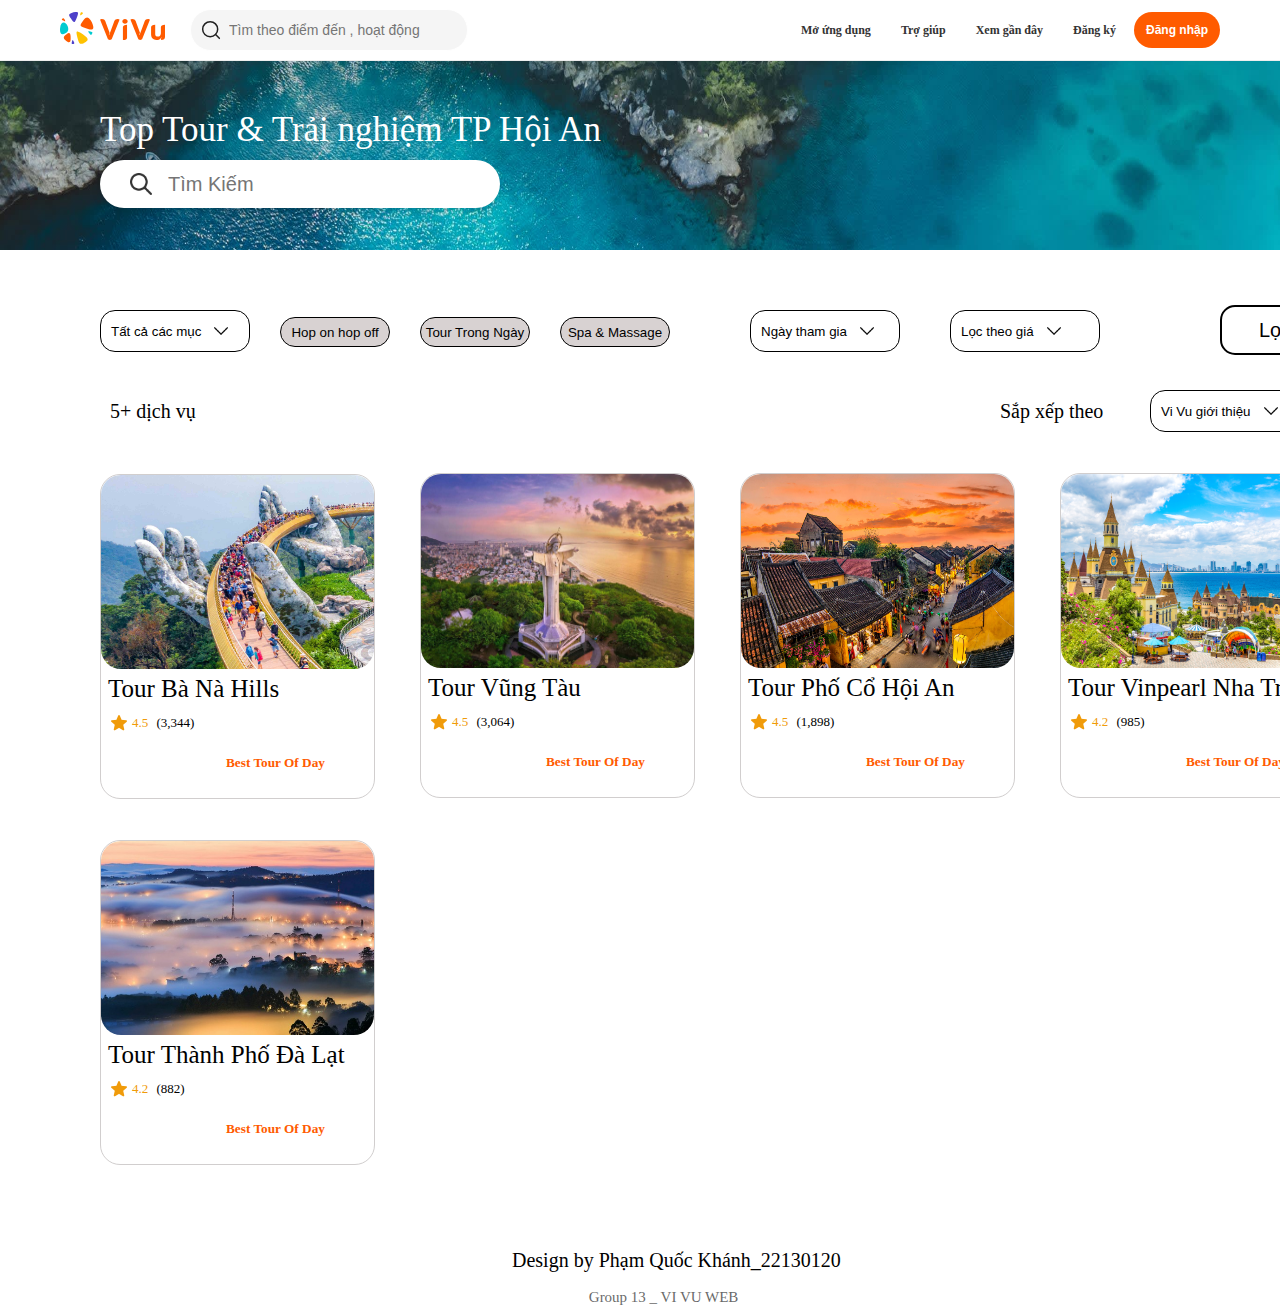
<file: HA.html>
<!DOCTYPE html>
<html lang="en">
<head>
    <meta charset="UTF-8">
    <meta name="viewport" content="width=device-width, initial-scale=1.0">
    <title>HCM_VI_VU_WEB</title>
    <link rel="stylesheet" href="./assets/css/HA.css">
</head>
<body>
     <!-- Header -->
     <div id="total_header">
        <!-- Header-top -->
        <div id="header">
            <div class="header-content">
                <div class="header-left">
                    <a href="index.html"> 
                    <div class="logo" >
                        <svg xmlns="http://www.w3.org/2000/svg" width="115" height="32" viewBox="0 0 115 32">
                            <g id="logo-icon">
                                <path
                                    d="M2.54763 8.36536C3.06015 8.61137 3.59026 8.82129 4.13396 8.99281C5.30016 9.3607 5.46157 9.20603 4.95716 8.16962C4.74383 7.73129 4.50605 7.30996 4.24603 6.9069C3.73787 6.11922 3.39541 5.82966 2.58517 6.51148C2.42393 6.64717 2.27315 6.79368 2.13362 6.94961C1.64432 7.49646 1.65049 7.93473 2.54763 8.36536Z"
                                    fill="#FF5B00"></path>
                                <path
                                    d="M14.1387 30.6133C13.9381 30.042 13.697 29.4846 13.4164 28.9461C12.8147 27.7909 12.5758 27.7861 12.1718 28.948C12.001 29.4393 11.8614 29.9363 11.7525 30.4362C11.5397 31.4131 11.579 31.8893 12.7068 31.9844C12.9312 32.0033 13.1559 32.0062 13.3793 31.9935C14.1627 31.9489 14.4898 31.6134 14.1387 30.6133Z"
                                    fill="#4D40CA"></path>
                                <path
                                    d="M29.9921 22.1916C29.5357 21.6588 29.1166 21.0934 28.739 20.4994C27.9292 19.2255 28.0621 18.9832 29.4582 19.2528C30.0487 19.3668 30.6266 19.5154 31.1899 19.6965C32.2907 20.0503 32.7449 20.3662 32.1901 21.552C32.0797 21.788 31.9531 22.015 31.8116 22.2316C31.3156 22.991 30.7912 23.1243 29.9921 22.1916Z"
                                    fill="#00CBD0"></path>
                                <path
                                    d="M22.4408 1.98794C22.0369 2.33178 21.6084 2.64744 21.1582 2.93187C20.1926 3.54195 20.009 3.44178 20.2133 2.39013C20.2997 1.94537 20.4124 1.50999 20.5496 1.08569C20.8178 0.2565 21.0572 -0.0856586 21.956 0.332238C22.1349 0.4154 22.3069 0.510793 22.4711 0.617347C23.0467 0.991023 23.1477 1.38605 22.4408 1.98794Z"
                                    fill="#FFC200"></path>
                                <path
                                    d="M5.42233 21.2638C0.93364 23.938 -0.367496 20.5653 0.0845712 16.146C0.792365 9.2268 5.42233 9.10795 7.59725 14.0515C8.91167 17.0392 8.41049 19.4836 5.42233 21.2638Z"
                                    fill="#00CBD0"></path>
                                <path
                                    d="M10.6485 26.0616C10.6485 26.811 10.6177 27.5533 10.5574 28.2872C10.4335 29.7926 9.45576 31.049 7.46783 29.7926C6.65317 29.2777 5.88662 28.6937 5.17642 28.0488C3.53171 26.5552 3.11245 25.1077 5.17642 23.3024C5.6975 22.8466 6.23639 22.4107 6.79193 21.9958C9.37625 20.0658 10.3777 21.3717 10.5759 24.0743C10.624 24.7305 10.6485 25.3932 10.6485 26.0616Z"
                                    fill="#FF5B00"></path>
                                <path
                                    d="M25.6517 24.6001C24.0483 23.2415 22.3469 21.9943 20.5596 20.8704C16.726 18.4598 15.9969 18.8556 16.8081 23.0109C17.1512 24.7683 17.5985 26.4886 18.1434 28.1651C19.2081 31.4414 20.1587 32.7933 23.7271 31.1421C24.4373 30.8135 25.1203 30.4366 25.772 30.0156C28.0574 28.5391 28.4584 26.9783 25.6517 24.6001Z"
                                    fill="#FFC200"></path>
                                <path
                                    d="M23.7952 7.67218C23.3049 8.31326 22.8329 8.96882 22.3797 9.6381C19.6944 13.6037 19.9603 13.7517 23.7952 15.4257C25.1767 16.0289 26.5971 16.5603 28.0514 17.0154C33.3695 18.6794 34.1829 16.8212 32.6334 12.2089C32.1916 10.8938 31.5799 9.65613 30.8244 8.52163C28.4711 4.98797 26.5415 4.08062 23.7952 7.67218Z"
                                    fill="#FF5B00"></path>
                                <path
                                    d="M15.4106 0.0412101C14.0773 0.169808 12.7917 0.461057 11.574 0.894807C8.25614 2.07667 8.74808 3.46615 10.576 6.12C10.9533 6.66782 11.3431 7.20642 11.7451 7.73538C13.8749 10.5385 14.4369 11.1585 16.165 7.18391C16.7289 5.88706 17.23 4.55679 17.6646 3.19692C18.4003 0.894806 18.2869 -0.236201 15.4106 0.0412101Z"
                                    fill="#4D40CA"></path>
                            </g>
                            <g id="logo-en"  transform="translate(40, 7)">
                                <path
                                    d="M65 17.9582C65 18.9331 64.6686 19.6838 64.0058 20.2103C63.343 20.7368 62.3589 21 61.0534 21V19.2744C61.3547 18.9624 61.6057 18.6309 61.8066 18.2799L61.5957 18.163C60.3304 20.0543 58.6232 21 56.4742 21C55.47 21 54.5561 20.7758 53.7327 20.3273C52.9092 19.8593 52.2565 19.2159 51.7745 18.3969C51.3125 17.5585 51.0815 16.6128 51.0815 15.5599V8.18942C51.0815 7.35098 51.4129 6.75627 52.0757 6.40529C52.7586 6.03482 53.803 5.84958 55.2089 5.84958V15.2674C55.2089 15.9694 55.4298 16.5251 55.8717 16.9345C56.3135 17.344 56.9562 17.5487 57.7998 17.5487C58.7638 17.5487 59.517 17.2563 60.0592 16.6713C60.6015 16.0669 60.8727 15.2967 60.8727 14.3607V8.18942C60.8727 7.35098 61.204 6.75627 61.8668 6.40529C62.5497 6.03482 63.5941 5.84958 65 5.84958V17.9582Z"
                                    fill="#FF5B00" />
                                <path
                                    d="M40.2125 21C39.128 21 38.4049 20.5223 38.0434 19.5669L30.3913 0.43872C30.6122 0.321728 30.9034 0.224233 31.265 0.146239C31.6466 0.0487459 31.998 0 32.3194 0C34.0466 0 35.1513 0.672703 35.6333 2.01811L39.9715 13.8343L39.2184 15.8231L39.5799 15.9694L44.7616 2.01811C45.2838 0.672703 46.3885 0 48.0756 0C48.3969 0 48.7383 0.0487459 49.0998 0.146239C49.4815 0.224233 49.7827 0.321728 50.0036 0.43872L42.3816 19.5669C42.0201 20.5223 41.2971 21 40.2125 21Z"
                                    fill="#FF5B00" />
                                <path
                                    d="M24.996 4.73816C24.2328 4.73816 23.5901 4.52368 23.0679 4.09471C22.5658 3.64624 22.3148 3.07103 22.3148 2.36908C22.3148 1.66713 22.5658 1.10167 23.0679 0.672703C23.5901 0.224235 24.2328 0 24.996 0C25.7592 0 26.3919 0.224235 26.894 0.672703C27.4162 1.10167 27.6773 1.66713 27.6773 2.36908C27.6773 3.07103 27.4162 3.64624 26.894 4.09471C26.3919 4.52368 25.7592 4.73816 24.996 4.73816ZM22.9173 8.18942C22.9173 7.35098 23.2587 6.75627 23.9416 6.40529C24.6245 6.03482 25.6588 5.84958 27.0446 5.84958V18.6602C27.0446 19.4986 26.7032 20.1031 26.0203 20.4735C25.3374 20.8245 24.3031 21 22.9173 21V8.18942Z"
                                    fill="#FF5B00" />
                                <path
                                    d="M9.82124 21C8.73668 21 8.01365 20.5223 7.65213 19.5669L0 0.43872C0.220928 0.321728 0.51215 0.224233 0.873668 0.146239C1.25527 0.0487459 1.60675 0 1.9281 0C3.65535 0 4.75999 0.672703 5.24201 2.01811L9.58023 13.8343L8.82706 15.8231L9.18858 15.9694L14.3703 2.01811C14.8925 0.672703 15.9972 0 17.6843 0C18.0056 0 18.347 0.0487459 18.7086 0.146239C19.0902 0.224233 19.3914 0.321728 19.6123 0.43872L11.9903 19.5669C11.6288 20.5223 10.9058 21 9.82124 21Z"
                                    fill="#FF5B00" />
                            </g>
                        </svg>
                    </div>
                </a>

                    <div class="search">
                        <svg class="search-icon" width="20" height="20" viewBox="0 0 48 48" fill="none">
                            <circle cx="22" cy="22" r="18" stroke="#212121" stroke-width="3.6"></circle>
                            <path d="M35 35L44 44" stroke="#212121" stroke-width="3.6" stroke-linecap="round"></path>
                        </svg>
                        <input class="search-input" type="text" placeholder="Tìm theo điểm đến , hoạt động">
                    </div>
                </div>
                <div class="header-right">
                    <div class="menu">
                        <div class="menu-item">
                            <p>
                                Mở ứng dụng
                            </p>
                        </div>
                        <div class="menu-item">
                            <p>
                                Trợ giúp
                            </p>
                        </div>
                        <div class="menu-item">
                            <p>
                                Xem gần đây
                            </p>
                        </div>
                        <div class="menu-item">
                            <p>
                                Đăng ký
                            </p>
                        </div>
                        <div class="">
                            <button class="login-btn">Đăng nhập</button>
                        </div>
                    </div>
                </div>
            </div>
        </div>
     </div>

        <!-- Content -->
        <div id="First_Content">
            <img src="./assets/images/tour/img_tna_activity_list_hero_desktop_2x.jpg" >
            <div class="Title">
               <h2>Top Tour & Trải nghiệm TP Hội An</h2>
            </div>
            <div class="Input">
                <img src="./assets/images/tour/search.png" class="Icon_find">
                <input type="text" placeholder="Tìm Kiếm" class="Input_text">
            </div>
        </div>
        <!-- Second Content -->
        <div id="Second_Content">
            <div class="Nav_1">
                <button class="dropdown-btn">Tất cả các mục
                    <img src="./assets/images/tour/down-arrow.png" class="down">
                </button>
                <div class="dropdown-content">
                  <a href="">Tour</a>
                  <a href="">Spa & Massage</a>
                  <a href="">Yatch</a>
                  <a href="">Discount</a>
                </div>
            </div>
            <div class="Nav_2">
                <button>Hop on hop off</button>
            </div>
            <div class="Nav_3">
                <button>Tour Trong Ngày</button>
            </div>
            <div class="Nav_4">
                <button>Spa & Massage</button>
            </div>
            <div class="Nav_5">
                <button class="dropdown-btn1">Ngày tham gia
                    <img src="./assets/images/tour/down-arrow.png" class="down1">
                </button>
                <div class="dropdown-content1">
                  <a href="">01/01/2024</a>
                  <a href="">02/01/2024</a>
                  <a href="">03/01/2024</a>
                  <a href="">04/01/2024</a>
                </div>  
            </div>
            <div class="Nav_6">
                <button class="dropdown-btn2">Lọc theo giá
                    <img src="./assets/images/tour/down-arrow.png" class="down2">
                </button>
                <div class="dropdown-content2">
                  <a href="">Nhỏ hơn 2.0000.000</a>
                  <a href="">Nhỏ hơn 5.0000.000</a>
                  <a href="">Nhỏ hơn 10.0000.000</a>
                  <a href="">Nhỏ hơn 20.0000.000</a>
                </div>  
            </div>
            <div class="Nav_7">
                <button>Lọc</button>
            </div>

        </div>
        <div id="Second2">
            <div class="Title1">
                <h5>5+ dịch vụ</h5>
            </div>
            <div class="Title2">
                <h5>Sắp xếp theo</h5>
            </div>
            <div class="Title3">
                <button class="dropdown-btn3">Vi Vu giới thiệu
                    <img src="./assets/images/tour/down-arrow.png" class="down3">
                </button>
                <div class="dropdown-content3">
                  <a href="">Bán chạy</a>
                  <a href="">Đánh giá cao nhất</a>
                  <a href="">Giá (Thấp đến cao)</a>
                  <a href="">Dịch vụ nổi bật</a>
                </div>  
            </div>
        </div>
        <!-- Main -->
         <div id="Main">
            <div class="Ct">
                <div class="Nav_Day1">
                   <img src="./assets/images/tour/nav_day1.jpg" class="pic">
                   <h4>Tour Bà Nà Hills</h4>
                   <img src="./assets/images/tour/star.png" class="star">
                   <h6>4.5  <span class="nav_rate">(3,344)</span></h6>
                   <h5>Best Tour Of Day</h5>
                </div> 
                <div class="Nav_Day2">
                   <img src="./assets/images/tour/nav_day2.jpg" class="pic">
                   <h4>Tour Vũng Tàu</h4>
                   <img src="./assets/images/tour/star.png" class="star">
                   <h6>4.5  <span class="nav_rate">(3,064)</span></h6>
                   <h5>Best Tour Of Day</h5>
                </div>
                <div class="Nav_Day3">
                   <img src="./assets/images/tour/nav_day3.jpg" class="pic">
                   <h4>Tour Phố Cổ Hội An</h4>
                   <img src="./assets/images/tour/star.png" class="star">
                   <h6>4.5  <span class="nav_rate">(1,898)</span></h6>
                   <h5>Best Tour Of Day</h5>
                </div>
                <div class="Nav_Day4">
                   <img src="./assets/images/tour/nav_day4.jpg" class="pic">
                   <h4>Tour Vinpearl Nha Trang</h4>
                   <img src="./assets/images/tour/star.png" class="star">
                   <h6>4.2  <span class="nav_rate">(985)</span></h6>
                   <h5>Best Tour Of Day</h5>
                </div>
                <div class="Nav_Day5">
                   <img src="./assets/images/tour/nav_day5.jpg" class="pic">
                   <h4>Tour Thành Phố Đà Lạt</h4>
                   <img src="./assets/images/tour/star.png" class="star">
                   <h6>4.2  <span class="nav_rate">(882)</span></h6>
                   <h5>Best Tour Of Day</h5>
                </div>
               </div>
        </div>
         <!--Footer  -->
         <div id="Footer">
            <h3>Design by Phạm Quốc Khánh_22130120</h3>
            <h4>Group 13 _ VI VU WEB</h4>
           
        </div>
</body>
</html>
</file>
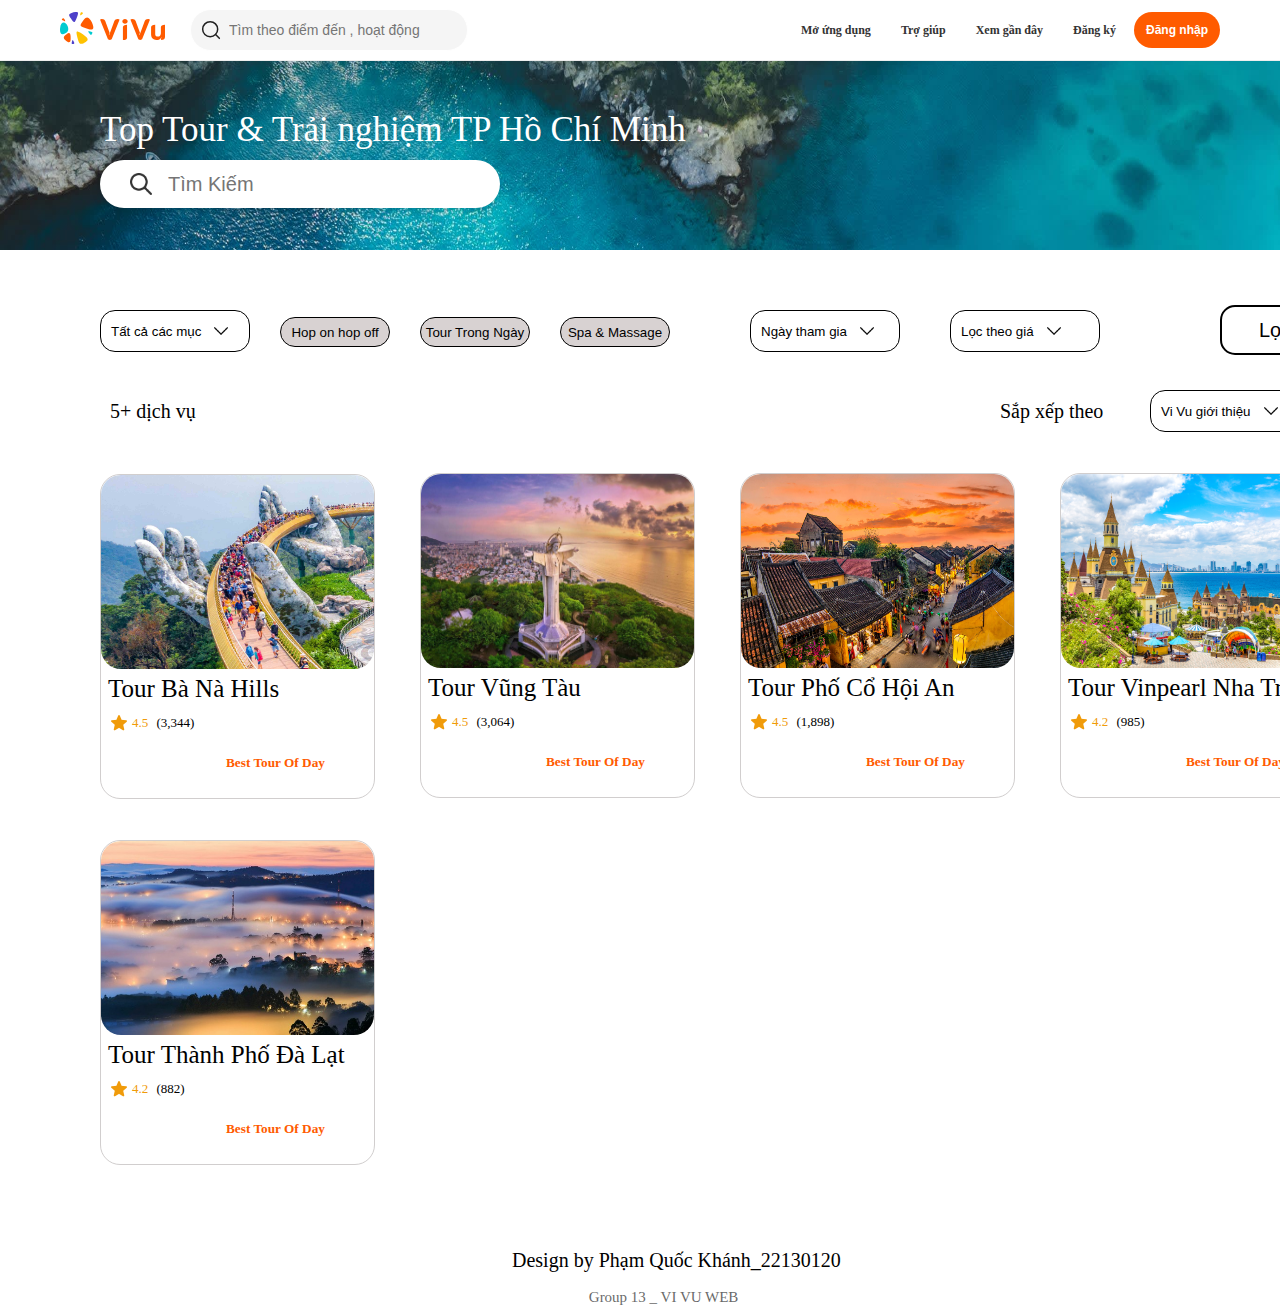
<file: HCM.html>
<!DOCTYPE html>
<html lang="en">
<head>
    <meta charset="UTF-8">
    <meta name="viewport" content="width=device-width, initial-scale=1.0">
    <title>HCM_VI_VU_WEB</title>
    <link rel="stylesheet" href="./assets/css/HCM.css">
</head>
<body>
     <!-- Header -->
     <div id="total_header">
        <!-- Header-top -->
        <div id="header">
            <div class="header-content">
                <div class="header-left">
                    <a href="index.html"> 
                    <div class="logo" >
                        <svg xmlns="http://www.w3.org/2000/svg" width="115" height="32" viewBox="0 0 115 32">
                            <g id="logo-icon">
                                <path
                                    d="M2.54763 8.36536C3.06015 8.61137 3.59026 8.82129 4.13396 8.99281C5.30016 9.3607 5.46157 9.20603 4.95716 8.16962C4.74383 7.73129 4.50605 7.30996 4.24603 6.9069C3.73787 6.11922 3.39541 5.82966 2.58517 6.51148C2.42393 6.64717 2.27315 6.79368 2.13362 6.94961C1.64432 7.49646 1.65049 7.93473 2.54763 8.36536Z"
                                    fill="#FF5B00"></path>
                                <path
                                    d="M14.1387 30.6133C13.9381 30.042 13.697 29.4846 13.4164 28.9461C12.8147 27.7909 12.5758 27.7861 12.1718 28.948C12.001 29.4393 11.8614 29.9363 11.7525 30.4362C11.5397 31.4131 11.579 31.8893 12.7068 31.9844C12.9312 32.0033 13.1559 32.0062 13.3793 31.9935C14.1627 31.9489 14.4898 31.6134 14.1387 30.6133Z"
                                    fill="#4D40CA"></path>
                                <path
                                    d="M29.9921 22.1916C29.5357 21.6588 29.1166 21.0934 28.739 20.4994C27.9292 19.2255 28.0621 18.9832 29.4582 19.2528C30.0487 19.3668 30.6266 19.5154 31.1899 19.6965C32.2907 20.0503 32.7449 20.3662 32.1901 21.552C32.0797 21.788 31.9531 22.015 31.8116 22.2316C31.3156 22.991 30.7912 23.1243 29.9921 22.1916Z"
                                    fill="#00CBD0"></path>
                                <path
                                    d="M22.4408 1.98794C22.0369 2.33178 21.6084 2.64744 21.1582 2.93187C20.1926 3.54195 20.009 3.44178 20.2133 2.39013C20.2997 1.94537 20.4124 1.50999 20.5496 1.08569C20.8178 0.2565 21.0572 -0.0856586 21.956 0.332238C22.1349 0.4154 22.3069 0.510793 22.4711 0.617347C23.0467 0.991023 23.1477 1.38605 22.4408 1.98794Z"
                                    fill="#FFC200"></path>
                                <path
                                    d="M5.42233 21.2638C0.93364 23.938 -0.367496 20.5653 0.0845712 16.146C0.792365 9.2268 5.42233 9.10795 7.59725 14.0515C8.91167 17.0392 8.41049 19.4836 5.42233 21.2638Z"
                                    fill="#00CBD0"></path>
                                <path
                                    d="M10.6485 26.0616C10.6485 26.811 10.6177 27.5533 10.5574 28.2872C10.4335 29.7926 9.45576 31.049 7.46783 29.7926C6.65317 29.2777 5.88662 28.6937 5.17642 28.0488C3.53171 26.5552 3.11245 25.1077 5.17642 23.3024C5.6975 22.8466 6.23639 22.4107 6.79193 21.9958C9.37625 20.0658 10.3777 21.3717 10.5759 24.0743C10.624 24.7305 10.6485 25.3932 10.6485 26.0616Z"
                                    fill="#FF5B00"></path>
                                <path
                                    d="M25.6517 24.6001C24.0483 23.2415 22.3469 21.9943 20.5596 20.8704C16.726 18.4598 15.9969 18.8556 16.8081 23.0109C17.1512 24.7683 17.5985 26.4886 18.1434 28.1651C19.2081 31.4414 20.1587 32.7933 23.7271 31.1421C24.4373 30.8135 25.1203 30.4366 25.772 30.0156C28.0574 28.5391 28.4584 26.9783 25.6517 24.6001Z"
                                    fill="#FFC200"></path>
                                <path
                                    d="M23.7952 7.67218C23.3049 8.31326 22.8329 8.96882 22.3797 9.6381C19.6944 13.6037 19.9603 13.7517 23.7952 15.4257C25.1767 16.0289 26.5971 16.5603 28.0514 17.0154C33.3695 18.6794 34.1829 16.8212 32.6334 12.2089C32.1916 10.8938 31.5799 9.65613 30.8244 8.52163C28.4711 4.98797 26.5415 4.08062 23.7952 7.67218Z"
                                    fill="#FF5B00"></path>
                                <path
                                    d="M15.4106 0.0412101C14.0773 0.169808 12.7917 0.461057 11.574 0.894807C8.25614 2.07667 8.74808 3.46615 10.576 6.12C10.9533 6.66782 11.3431 7.20642 11.7451 7.73538C13.8749 10.5385 14.4369 11.1585 16.165 7.18391C16.7289 5.88706 17.23 4.55679 17.6646 3.19692C18.4003 0.894806 18.2869 -0.236201 15.4106 0.0412101Z"
                                    fill="#4D40CA"></path>
                            </g>
                            <g id="logo-en"  transform="translate(40, 7)">
                                <path
                                    d="M65 17.9582C65 18.9331 64.6686 19.6838 64.0058 20.2103C63.343 20.7368 62.3589 21 61.0534 21V19.2744C61.3547 18.9624 61.6057 18.6309 61.8066 18.2799L61.5957 18.163C60.3304 20.0543 58.6232 21 56.4742 21C55.47 21 54.5561 20.7758 53.7327 20.3273C52.9092 19.8593 52.2565 19.2159 51.7745 18.3969C51.3125 17.5585 51.0815 16.6128 51.0815 15.5599V8.18942C51.0815 7.35098 51.4129 6.75627 52.0757 6.40529C52.7586 6.03482 53.803 5.84958 55.2089 5.84958V15.2674C55.2089 15.9694 55.4298 16.5251 55.8717 16.9345C56.3135 17.344 56.9562 17.5487 57.7998 17.5487C58.7638 17.5487 59.517 17.2563 60.0592 16.6713C60.6015 16.0669 60.8727 15.2967 60.8727 14.3607V8.18942C60.8727 7.35098 61.204 6.75627 61.8668 6.40529C62.5497 6.03482 63.5941 5.84958 65 5.84958V17.9582Z"
                                    fill="#FF5B00" />
                                <path
                                    d="M40.2125 21C39.128 21 38.4049 20.5223 38.0434 19.5669L30.3913 0.43872C30.6122 0.321728 30.9034 0.224233 31.265 0.146239C31.6466 0.0487459 31.998 0 32.3194 0C34.0466 0 35.1513 0.672703 35.6333 2.01811L39.9715 13.8343L39.2184 15.8231L39.5799 15.9694L44.7616 2.01811C45.2838 0.672703 46.3885 0 48.0756 0C48.3969 0 48.7383 0.0487459 49.0998 0.146239C49.4815 0.224233 49.7827 0.321728 50.0036 0.43872L42.3816 19.5669C42.0201 20.5223 41.2971 21 40.2125 21Z"
                                    fill="#FF5B00" />
                                <path
                                    d="M24.996 4.73816C24.2328 4.73816 23.5901 4.52368 23.0679 4.09471C22.5658 3.64624 22.3148 3.07103 22.3148 2.36908C22.3148 1.66713 22.5658 1.10167 23.0679 0.672703C23.5901 0.224235 24.2328 0 24.996 0C25.7592 0 26.3919 0.224235 26.894 0.672703C27.4162 1.10167 27.6773 1.66713 27.6773 2.36908C27.6773 3.07103 27.4162 3.64624 26.894 4.09471C26.3919 4.52368 25.7592 4.73816 24.996 4.73816ZM22.9173 8.18942C22.9173 7.35098 23.2587 6.75627 23.9416 6.40529C24.6245 6.03482 25.6588 5.84958 27.0446 5.84958V18.6602C27.0446 19.4986 26.7032 20.1031 26.0203 20.4735C25.3374 20.8245 24.3031 21 22.9173 21V8.18942Z"
                                    fill="#FF5B00" />
                                <path
                                    d="M9.82124 21C8.73668 21 8.01365 20.5223 7.65213 19.5669L0 0.43872C0.220928 0.321728 0.51215 0.224233 0.873668 0.146239C1.25527 0.0487459 1.60675 0 1.9281 0C3.65535 0 4.75999 0.672703 5.24201 2.01811L9.58023 13.8343L8.82706 15.8231L9.18858 15.9694L14.3703 2.01811C14.8925 0.672703 15.9972 0 17.6843 0C18.0056 0 18.347 0.0487459 18.7086 0.146239C19.0902 0.224233 19.3914 0.321728 19.6123 0.43872L11.9903 19.5669C11.6288 20.5223 10.9058 21 9.82124 21Z"
                                    fill="#FF5B00" />
                            </g>
                        </svg>
                    </div>
                </a>

                    <div class="search">
                        <svg class="search-icon" width="20" height="20" viewBox="0 0 48 48" fill="none">
                            <circle cx="22" cy="22" r="18" stroke="#212121" stroke-width="3.6"></circle>
                            <path d="M35 35L44 44" stroke="#212121" stroke-width="3.6" stroke-linecap="round"></path>
                        </svg>
                        <input class="search-input" type="text" placeholder="Tìm theo điểm đến , hoạt động">
                    </div>
                </div>
                <div class="header-right">
                    <div class="menu">
                        <div class="menu-item">
                            <p>
                                Mở ứng dụng
                            </p>
                        </div>
                        <div class="menu-item">
                            <p>
                                Trợ giúp
                            </p>
                        </div>
                        <div class="menu-item">
                            <p>
                                Xem gần đây
                            </p>
                        </div>
                        <div class="menu-item">
                            <p>
                                Đăng ký
                            </p>
                        </div>
                        <div class="">
                            <button class="login-btn">Đăng nhập</button>
                        </div>
                    </div>
                </div>
            </div>
        </div>
     </div>

        <!-- Content -->
        <div id="First_Content">
            <img src="./assets/images/tour/img_tna_activity_list_hero_desktop_2x.jpg" >
            <div class="Title">
               <h2>Top Tour & Trải nghiệm TP Hồ Chí Minh</h2>
            </div>
            <div class="Input">
                <img src="./assets/images/tour/search.png" class="Icon_find">
                <input type="text" placeholder="Tìm Kiếm" class="Input_text">
            </div>
        </div>
        <!-- Second Content -->
        <div id="Second_Content">
            <div class="Nav_1">
                <button class="dropdown-btn">Tất cả các mục
                    <img src="./assets/images/tour/down-arrow.png" class="down">
                </button>
                <div class="dropdown-content">
                  <a href="">Tour</a>
                  <a href="">Spa & Massage</a>
                  <a href="">Yatch</a>
                  <a href="">Discount</a>
                </div>
            </div>
            <div class="Nav_2">
                <button>Hop on hop off</button>
            </div>
            <div class="Nav_3">
                <button>Tour Trong Ngày</button>
            </div>
            <div class="Nav_4">
                <button>Spa & Massage</button>
            </div>
            <div class="Nav_5">
                <button class="dropdown-btn1">Ngày tham gia
                    <img src="./assets/images/tour/down-arrow.png" class="down1">
                </button>
                <div class="dropdown-content1">
                  <a href="">01/01/2024</a>
                  <a href="">02/01/2024</a>
                  <a href="">03/01/2024</a>
                  <a href="">04/01/2024</a>
                </div>  
            </div>
            <div class="Nav_6">
                <button class="dropdown-btn2">Lọc theo giá
                    <img src="./assets/images/tour/down-arrow.png" class="down2">
                </button>
                <div class="dropdown-content2">
                  <a href="">Nhỏ hơn 2.0000.000</a>
                  <a href="">Nhỏ hơn 5.0000.000</a>
                  <a href="">Nhỏ hơn 10.0000.000</a>
                  <a href="">Nhỏ hơn 20.0000.000</a>
                </div>  
            </div>
            <div class="Nav_7">
                <button>Lọc</button>
            </div>

        </div>
        <div id="Second2">
            <div class="Title1">
                <h5>5+ dịch vụ</h5>
            </div>
            <div class="Title2">
                <h5>Sắp xếp theo</h5>
            </div>
            <div class="Title3">
                <button class="dropdown-btn3">Vi Vu giới thiệu
                    <img src="./assets/images/tour/down-arrow.png" class="down3">
                </button>
                <div class="dropdown-content3">
                  <a href="">Bán chạy</a>
                  <a href="">Đánh giá cao nhất</a>
                  <a href="">Giá (Thấp đến cao)</a>
                  <a href="">Dịch vụ nổi bật</a>
                </div>  
            </div>
        </div>
        <!-- Main -->
         <div id="Main">
            <div class="Ct">
                <div class="Nav_Day1">
                   <img src="./assets/images/tour/nav_day1.jpg" class="pic">
                   <h4>Tour Bà Nà Hills</h4>
                   <img src="./assets/images/tour/star.png" class="star">
                   <h6>4.5  <span class="nav_rate">(3,344)</span></h6>
                   <h5>Best Tour Of Day</h5>
                </div> 
                <div class="Nav_Day2">
                   <img src="./assets/images/tour/nav_day2.jpg" class="pic">
                   <h4>Tour Vũng Tàu</h4>
                   <img src="./assets/images/tour/star.png" class="star">
                   <h6>4.5  <span class="nav_rate">(3,064)</span></h6>
                   <h5>Best Tour Of Day</h5>
                </div>
                <div class="Nav_Day3">
                   <img src="./assets/images/tour/nav_day3.jpg" class="pic">
                   <h4>Tour Phố Cổ Hội An</h4>
                   <img src="./assets/images/tour/star.png" class="star">
                   <h6>4.5  <span class="nav_rate">(1,898)</span></h6>
                   <h5>Best Tour Of Day</h5>
                </div>
                <div class="Nav_Day4">
                   <img src="./assets/images/tour/nav_day4.jpg" class="pic">
                   <h4>Tour Vinpearl Nha Trang</h4>
                   <img src="./assets/images/tour/star.png" class="star">
                   <h6>4.2  <span class="nav_rate">(985)</span></h6>
                   <h5>Best Tour Of Day</h5>
                </div>
                <div class="Nav_Day5">
                   <img src="./assets/images/tour/nav_day5.jpg" class="pic">
                   <h4>Tour Thành Phố Đà Lạt</h4>
                   <img src="./assets/images/tour/star.png" class="star">
                   <h6>4.2  <span class="nav_rate">(882)</span></h6>
                   <h5>Best Tour Of Day</h5>
                </div>
               </div>
        </div>
         <!--Footer  -->
         <div id="Footer">
            <h3>Design by Phạm Quốc Khánh_22130120</h3>
            <h4>Group 13 _ VI VU WEB</h4>
           
        </div>
</body>
</html>
</file>
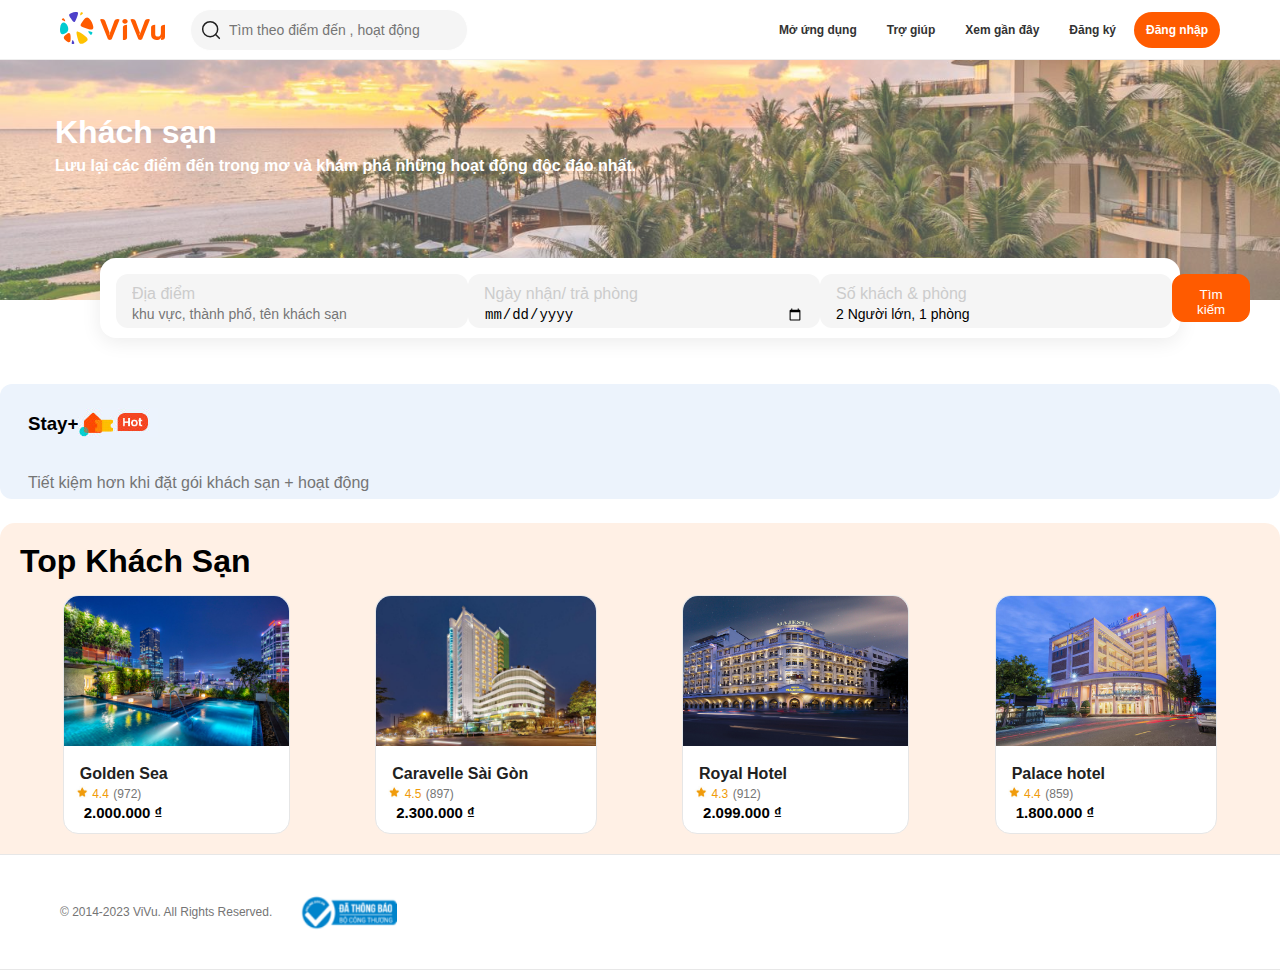
<file: hotel.html>
<!DOCTYPE html>
<html lang="en">
<head>
    <meta charset="UTF-8">
    <meta name="viewport" content="width=device-width, initial-scale=1.0">
    <title>Document</title>
    <link rel="stylesheet" href="./assets/css/hotel.css">
    <link rel="stylesheet" href="./assets/themify-icons/css/themify-icons.css">
    <script src="./assets/fontawesome-free-6.4.2-web/js/all.min.js"></script>
</head>

<body>
    <div id="main">
        <div id="total_header">
            <!-- Header-top -->
            <div id="header">
                <div class="header-content">
                    <div class="header-left">
                        <a href="index.html"> 
                            <div class="logo" >
                                <svg xmlns="http://www.w3.org/2000/svg" width="115" height="32" viewBox="0 0 115 32">
                                    <g id="logo-icon">
                                        <path
                                            d="M2.54763 8.36536C3.06015 8.61137 3.59026 8.82129 4.13396 8.99281C5.30016 9.3607 5.46157 9.20603 4.95716 8.16962C4.74383 7.73129 4.50605 7.30996 4.24603 6.9069C3.73787 6.11922 3.39541 5.82966 2.58517 6.51148C2.42393 6.64717 2.27315 6.79368 2.13362 6.94961C1.64432 7.49646 1.65049 7.93473 2.54763 8.36536Z"
                                            fill="#FF5B00"></path>
                                        <path
                                            d="M14.1387 30.6133C13.9381 30.042 13.697 29.4846 13.4164 28.9461C12.8147 27.7909 12.5758 27.7861 12.1718 28.948C12.001 29.4393 11.8614 29.9363 11.7525 30.4362C11.5397 31.4131 11.579 31.8893 12.7068 31.9844C12.9312 32.0033 13.1559 32.0062 13.3793 31.9935C14.1627 31.9489 14.4898 31.6134 14.1387 30.6133Z"
                                            fill="#4D40CA"></path>
                                        <path
                                            d="M29.9921 22.1916C29.5357 21.6588 29.1166 21.0934 28.739 20.4994C27.9292 19.2255 28.0621 18.9832 29.4582 19.2528C30.0487 19.3668 30.6266 19.5154 31.1899 19.6965C32.2907 20.0503 32.7449 20.3662 32.1901 21.552C32.0797 21.788 31.9531 22.015 31.8116 22.2316C31.3156 22.991 30.7912 23.1243 29.9921 22.1916Z"
                                            fill="#00CBD0"></path>
                                        <path
                                            d="M22.4408 1.98794C22.0369 2.33178 21.6084 2.64744 21.1582 2.93187C20.1926 3.54195 20.009 3.44178 20.2133 2.39013C20.2997 1.94537 20.4124 1.50999 20.5496 1.08569C20.8178 0.2565 21.0572 -0.0856586 21.956 0.332238C22.1349 0.4154 22.3069 0.510793 22.4711 0.617347C23.0467 0.991023 23.1477 1.38605 22.4408 1.98794Z"
                                            fill="#FFC200"></path>
                                        <path
                                            d="M5.42233 21.2638C0.93364 23.938 -0.367496 20.5653 0.0845712 16.146C0.792365 9.2268 5.42233 9.10795 7.59725 14.0515C8.91167 17.0392 8.41049 19.4836 5.42233 21.2638Z"
                                            fill="#00CBD0"></path>
                                        <path
                                            d="M10.6485 26.0616C10.6485 26.811 10.6177 27.5533 10.5574 28.2872C10.4335 29.7926 9.45576 31.049 7.46783 29.7926C6.65317 29.2777 5.88662 28.6937 5.17642 28.0488C3.53171 26.5552 3.11245 25.1077 5.17642 23.3024C5.6975 22.8466 6.23639 22.4107 6.79193 21.9958C9.37625 20.0658 10.3777 21.3717 10.5759 24.0743C10.624 24.7305 10.6485 25.3932 10.6485 26.0616Z"
                                            fill="#FF5B00"></path>
                                        <path
                                            d="M25.6517 24.6001C24.0483 23.2415 22.3469 21.9943 20.5596 20.8704C16.726 18.4598 15.9969 18.8556 16.8081 23.0109C17.1512 24.7683 17.5985 26.4886 18.1434 28.1651C19.2081 31.4414 20.1587 32.7933 23.7271 31.1421C24.4373 30.8135 25.1203 30.4366 25.772 30.0156C28.0574 28.5391 28.4584 26.9783 25.6517 24.6001Z"
                                            fill="#FFC200"></path>
                                        <path
                                            d="M23.7952 7.67218C23.3049 8.31326 22.8329 8.96882 22.3797 9.6381C19.6944 13.6037 19.9603 13.7517 23.7952 15.4257C25.1767 16.0289 26.5971 16.5603 28.0514 17.0154C33.3695 18.6794 34.1829 16.8212 32.6334 12.2089C32.1916 10.8938 31.5799 9.65613 30.8244 8.52163C28.4711 4.98797 26.5415 4.08062 23.7952 7.67218Z"
                                            fill="#FF5B00"></path>
                                        <path
                                            d="M15.4106 0.0412101C14.0773 0.169808 12.7917 0.461057 11.574 0.894807C8.25614 2.07667 8.74808 3.46615 10.576 6.12C10.9533 6.66782 11.3431 7.20642 11.7451 7.73538C13.8749 10.5385 14.4369 11.1585 16.165 7.18391C16.7289 5.88706 17.23 4.55679 17.6646 3.19692C18.4003 0.894806 18.2869 -0.236201 15.4106 0.0412101Z"
                                            fill="#4D40CA"></path>
                                    </g>
                                    <g id="logo-en"  transform="translate(40, 7)">
                                        <path
                                            d="M65 17.9582C65 18.9331 64.6686 19.6838 64.0058 20.2103C63.343 20.7368 62.3589 21 61.0534 21V19.2744C61.3547 18.9624 61.6057 18.6309 61.8066 18.2799L61.5957 18.163C60.3304 20.0543 58.6232 21 56.4742 21C55.47 21 54.5561 20.7758 53.7327 20.3273C52.9092 19.8593 52.2565 19.2159 51.7745 18.3969C51.3125 17.5585 51.0815 16.6128 51.0815 15.5599V8.18942C51.0815 7.35098 51.4129 6.75627 52.0757 6.40529C52.7586 6.03482 53.803 5.84958 55.2089 5.84958V15.2674C55.2089 15.9694 55.4298 16.5251 55.8717 16.9345C56.3135 17.344 56.9562 17.5487 57.7998 17.5487C58.7638 17.5487 59.517 17.2563 60.0592 16.6713C60.6015 16.0669 60.8727 15.2967 60.8727 14.3607V8.18942C60.8727 7.35098 61.204 6.75627 61.8668 6.40529C62.5497 6.03482 63.5941 5.84958 65 5.84958V17.9582Z"
                                            fill="#FF5B00" />
                                        <path
                                            d="M40.2125 21C39.128 21 38.4049 20.5223 38.0434 19.5669L30.3913 0.43872C30.6122 0.321728 30.9034 0.224233 31.265 0.146239C31.6466 0.0487459 31.998 0 32.3194 0C34.0466 0 35.1513 0.672703 35.6333 2.01811L39.9715 13.8343L39.2184 15.8231L39.5799 15.9694L44.7616 2.01811C45.2838 0.672703 46.3885 0 48.0756 0C48.3969 0 48.7383 0.0487459 49.0998 0.146239C49.4815 0.224233 49.7827 0.321728 50.0036 0.43872L42.3816 19.5669C42.0201 20.5223 41.2971 21 40.2125 21Z"
                                            fill="#FF5B00" />
                                        <path
                                            d="M24.996 4.73816C24.2328 4.73816 23.5901 4.52368 23.0679 4.09471C22.5658 3.64624 22.3148 3.07103 22.3148 2.36908C22.3148 1.66713 22.5658 1.10167 23.0679 0.672703C23.5901 0.224235 24.2328 0 24.996 0C25.7592 0 26.3919 0.224235 26.894 0.672703C27.4162 1.10167 27.6773 1.66713 27.6773 2.36908C27.6773 3.07103 27.4162 3.64624 26.894 4.09471C26.3919 4.52368 25.7592 4.73816 24.996 4.73816ZM22.9173 8.18942C22.9173 7.35098 23.2587 6.75627 23.9416 6.40529C24.6245 6.03482 25.6588 5.84958 27.0446 5.84958V18.6602C27.0446 19.4986 26.7032 20.1031 26.0203 20.4735C25.3374 20.8245 24.3031 21 22.9173 21V8.18942Z"
                                            fill="#FF5B00" />
                                        <path
                                            d="M9.82124 21C8.73668 21 8.01365 20.5223 7.65213 19.5669L0 0.43872C0.220928 0.321728 0.51215 0.224233 0.873668 0.146239C1.25527 0.0487459 1.60675 0 1.9281 0C3.65535 0 4.75999 0.672703 5.24201 2.01811L9.58023 13.8343L8.82706 15.8231L9.18858 15.9694L14.3703 2.01811C14.8925 0.672703 15.9972 0 17.6843 0C18.0056 0 18.347 0.0487459 18.7086 0.146239C19.0902 0.224233 19.3914 0.321728 19.6123 0.43872L11.9903 19.5669C11.6288 20.5223 10.9058 21 9.82124 21Z"
                                            fill="#FF5B00" />
                                    </g>
                                </svg>
                            </div>
                        </a>
                        <div class="search">
                            <svg class="search-icon" width="20" height="20" viewBox="0 0 48 48" fill="none">
                                <circle cx="22" cy="22" r="18" stroke="#212121" stroke-width="3.6"></circle>
                                <path d="M35 35L44 44" stroke="#212121" stroke-width="3.6" stroke-linecap="round"></path>
                            </svg>
                            <input class="search-input" type="text" placeholder="Tìm theo điểm đến , hoạt động">
                        </div>
                    </div>
                    <div class="header-right">
                        <div class="menu">
                            <div class="menu-item">
                                <p>
                                    Mở ứng dụng
                                </p>
                            </div>
                            <div class="menu-item">
                                <p>
                                    Trợ giúp
                                </p>
                            </div>
                            <div class="menu-item">
                                <p>
                                    Xem gần đây
                                </p>
                            </div>
                            <div class="menu-item">
                                <p>
                                    Đăng ký
                                </p>
                            </div>
                            <div class="">
                                <button class="login-btn">Đăng nhập</button>
                            </div>
                        </div>
                    </div>
                </div>
            </div>

            <!-- Navbar -->
        </div>
        <!-- begin slider -->
        <div id="slider">
            <div class="slider-banner">
                <img src="./assets/images/KhachSan/place1.jpg" alt="" class="banner">
                <div class="hotel-vertical-banner text-white">
                    <h1 class="content-hotel">Khách sạn </h1>
                    <p class="text-banner text-white">
                        Lưu lại các điểm đến trong mơ và khám phá những hoạt
                        động độc đáo nhất.
                    </p>
                </div>

                <div class="hotel-selector">
                    <div class="place">
                        <div class="place-content">
                            <div class="place-item">
                                <p class="place-item-name">Địa điểm</p>
                                <div class="place-input"><input type="text"
                                        placeholder="khu vực, thành phố, tên khách sạn" class="text-desc">
                                </div>
                            </div>
                        </div>
                    </div>

                    <div class="place">
                        <div class="place-content">
                            <div class="place-item">
                                <p class="place-item-name">Ngày nhận/ trả phòng</p>
                                <input type="date" placeholder="Chọn ngày" class="text-desc">

                            </div>
                        </div>
                    </div>

                    <div class="place">
                        <div class="place-content">
                            <div class="place-item">
                                <p class="place-item-name">Số khách & phòng</p>
                                <p class="place-input"> 2 Người lớn, 1 phòng</p>
                            </div>
                        </div>
                    </div>

                    <button class="btn-search js-button-search">Tìm kiếm</button>
                </div>

            </div>
        </div>
        <!-- end slider -->


        <!-- begin Content -->
        <div id="content">
            <div class="hotel-ads">
                <img src="./assets/images/KhachSan/icon_ads.jpg" alt="" class="icon-ads">
                <div class="hotel-ads-title">
                    <h3 class="text-ads">Stay+</h3>
                    <img src="./assets/images/KhachSan/home-icon.jpg" alt="">
                </div>
                <p class="text-content">Tiết kiệm hơn khi đặt gói khách sạn + hoạt động</p>
            </div>

            <div class="hotel-section">
                <div class="wrapper-hotel">
                    <h1 class="title-content">Top Khách Sạn</h1>
                </div>

                <div class="hotel">
                    <div class="hotel-item js-hotel-item" data-="1">
                        <div class="hotel-picture">
                            <img src="./assets/images/KhachSan/hotel1.jpg" alt="">
                        </div>
                        <div class="hotel-content">
                            <div class="hotel-title">
                                <h3><a href="#" target="_blank" class="header">Golden Sea</a></h3>
                            </div>
                            <div class="hotel-recomment">
                                <img src="./assets/images/KhachSan/star.jpg" alt="" class="star">
                                <span class="recomment">4.4</span>
                                <span class="rating">(972)</span>
                            </div>
                            <div class="hotel-price">
                                <p class="price">2.000.000 ₫</p>
                            </div>
                        </div>
                    </div>

                    <div class="hotel-item js-hotel-item" data-="2">
                        <div class="hotel-picture">
                            <img src="./assets/images/KhachSan/hotel2.jpg" alt="">
                        </div>
                        <div class="hotel-content">
                            <div class="hotel-title">
                                <h3><a href="#" target="_blank" class="header">Caravelle Sài Gòn</a></h3>
                            </div>
                            <div class="hotel-recomment">
                                <img src="./assets/images/KhachSan/star.jpg" alt="" class="star">
                                <span class="recomment">4.5</span>
                                <span class="rating">(897)</span>
                            </div>
                            <div class="hotel-price">
                                <p class="price">2.300.000 ₫</p>
                            </div>
                        </div>
                    </div>

                    <div class="hotel-item js-hotel-item" data-="3">
                        <div class="hotel-picture">
                            <img src="./assets/images/KhachSan/hotel3.jpg" alt="">
                        </div>
                        <div class="hotel-content">
                            <div class="hotel-title">
                                <h3><a href="#" target="_blank" class="header">Royal Hotel</a></h3>
                            </div>
                            <div class="hotel-recomment">
                                <img src="./assets/images/KhachSan/star.jpg" alt="" class="star">
                                <span class="recomment">4.3</span>
                                <span class="rating">(912)</span>
                            </div>
                            <div class="hotel-price">
                                <p class="price">2.099.000 ₫</p>
                            </div>
                        </div>
                    </div>

                    <div class="hotel-item js-hotel-item" data-="4">
                        <div class="hotel-picture">
                            <img src="./assets/images/KhachSan/hotel4.jpg" alt="">
                        </div>
                        <div class="hotel-content">
                            <div class="hotel-title">
                                <h3><a href="#" target="_blank" class="header">Palace hotel</a></h3>
                            </div>
                            <div class="hotel-recomment">
                                <img src="./assets/images/KhachSan/star.jpg" alt="" class="star">
                                <span class="recomment">4.4</span>
                                <span class="rating">(859)</span>
                            </div>
                            <div class="hotel-price">
                                <p class="price">1.800.000 ₫</p>
                            </div>
                        </div>
                    </div>
                </div>
            </div>
        </div>
        <!-- end content -->

        <div id="footer">
            <div class="footer-end">
                <div class="footer-end-text">
                    <p class="text-content">
                        © 2014-2023 ViVu. All Rights Reserved.
                    </p>
                    <img class="footer-img" src="./assets/images/footer_img.png" alt="">
                </div>
            </div>
        </div>
    <div class="modal js-modal">
        <div class="modal-container js-modal-container">
            <div class="modal-room">
                <img src="./assets/images/KhachSan/room.jpg" alt="" class="room">
            </div>

            <div class="modal-content">
                <div class="modal-close js-modal-close">
                    <i class="ti-close"></i>
                </div>
                <p class="name-room">Park Hyatt Saigon</p>
                <div class="evaluate">
                    <img src="./assets/images/KhachSan/star.jpg" alt="" class="evaluate-star">
                    <img src="./assets/images/KhachSan/star.jpg" alt="" class="evaluate-star">
                    <img src="./assets/images/KhachSan/star.jpg" alt="" class="evaluate-star">
                    <img src="./assets/images/KhachSan/star.jpg" alt="" class="evaluate-star">
                    <img src="./assets/images/KhachSan/star.jpg" alt="" class="evaluate-star">
                    <p class="text-evaluate">(9876+)</p>
                    <div class="location">
                        <div class="adddress">
                            <div>
                                <i class="ti-location-pin"></i>
                            </div>
                            <div class="text-hive">
                                <p class="text-address">
                                    District 1,Ho Chi Minh City - View on map
                                </p>
                            </div>
                        </div>

                        <div class="service">
                            <p class="offer">This is property offer: </p>

                            <div class="service-container">
                                <div class="service-item">
                                    <i class="fa-solid fa-utensils icon"></i>
                                    <span class="service-name">
                                        </i> Breakfast</span>
                                </div>

                                <div class="service-item">
                                    <i class="fa-solid fa-wifi icon"></i>
                                    <span class="service-name">
                                        </i>Free wifi</span>
                                </div>

                                <div class="service-item icon">
                                    <i class="fa-solid fa-dumbbell"></i>
                                    <span class="service-name">
                                        Gym </span>
                                </div>

                                <div class="service-item icon">
                                    <i class="fa-solid fa-dumbbell"></i>
                                    <span class="service-name">
                                        Promote</span>
                                </div>
                            </div>
                        </div>
                    </div>
                </div>
                <div class="view">
                    <div class="view1">
                        <p class="text-view"><i class="fa-solid fa-fish"></i> River /lake view</p>
                    </div>

                    <div class="view2">
                        <p class="text-view"><i class="fa-solid fa-hotel"></i> Newly built in 2023 </p>
                    </div>
                </div>

                <div class="popular">
                    <div>
                        <i class="fa-solid fa-flag"></i>
                    </div>

                    <div class="text-popular">
                        <p class="text-review">Popular! Last booked 3 hours ago</p>
                    </div>
                </div>

                <div class="bag">
                    <div>
                        <i class="fa-solid fa-briefcase"></i>
                    </div>
                    <p class="text-bag">Highly Reviewed by Individuals</p>
                </div>

                <div class="parking">
                    <div>
                        <i class="fa-solid fa-square-parking"></i>
                    </div>
                    <div>
                        <p class="text-parking">Parking directly by the hotel</p>
                    </div>
                </div>

                <div class="chat">
                    <div>
                        <i class="fa-solid fa-comments"></i>
                    </div>
                    <div>
                        <p class="text-chat">"Remarkable Service"</p>
                    </div>
                </div>

                <div class="room-price">
                    <div>
                        <i class="fa-solid fa-hand-holding-dollar"></i>
                    </div>
                    <div class="cost">
                        <p class="cost0">Price: </p>
                        <p class="cost1">2.300.000 ₫</p>
                        <p class="cost2">1.990.000 ₫</p>
                    </div>

                    <div class="sale">
                        <p>sale 10%</p>
                    </div>
                </div>

                <button class="put">Select hotel</button>

            </div>

        </div>
    </div>

    <!-- <script>
        const items = document.querySelectorAll('.js-hotel-item')
        const btnSearch = document.querySelector('.js-button-search')
        const modal = document.querySelector('.js-modal')
        const modalContainer = document.querySelector('.js-modal-container')
        const modalClose = document.querySelector('.js-modal-close')


        // hiển thị modal hotel 
        function showHotelItem() {
            modal.classList.add('open')

        }

        // hàm ẩn modal hotel
        function hideHotelItem() {
            modal.classList.remove('open')
        }

        //lặp qua từng thẻ và lắng nghe hành vi click
        for (const item of items) {
            item.addEventListener('click', showHotelItem)
        }

        //nghe hành vi click vào nút close
        modalClose.addEventListener('click', hideHotelItem)

        modal.addEventListener('click', hideHotelItem)

        btnSearch.addEventListener('click', showHotelItem)

        //ngăn nổi bọt sự kiện
        modalContainer.addEventListener('click', function(event) {
            event.stopPropagation()
        })
    </script> -->

    <script>
        const items = document.querySelectorAll('.js-hotel-item')
        const btnSearch = document.querySelector('.js-button-search')
        const modal = document.querySelector('.js-modal')
        const modalContainer = document.querySelector('.js-modal-container')
        const modalClose = document.querySelector('.js-modal-close')


        // hiển thị modal hotel 
        function showHotelItem() {
            modal.classList.add('open')
            const dataValue = this.getAttribute('data-');
            getInfor(dataValue);

        }

        // hàm ẩn modal hotel
        function hideHotelItem() {
            modal.classList.remove('open')

        }

        //lặp qua từng thẻ và lắng nghe hành vi click
        for (const item of items) {
            item.addEventListener('click', showHotelItem)
        }

        //nghe hành vi click vào nút close
        modalClose.addEventListener('click', hideHotelItem)

        modal.addEventListener('click', hideHotelItem)

        btnSearch.addEventListener('click', showHotelItem)

        //ngăn nổi bọt sự kiện
        modalContainer.addEventListener('click', function (event) {
            event.stopPropagation()
        })
    </script>



    <script src="assets/js/hotel.js"></script>
</body>

</html>
</file>
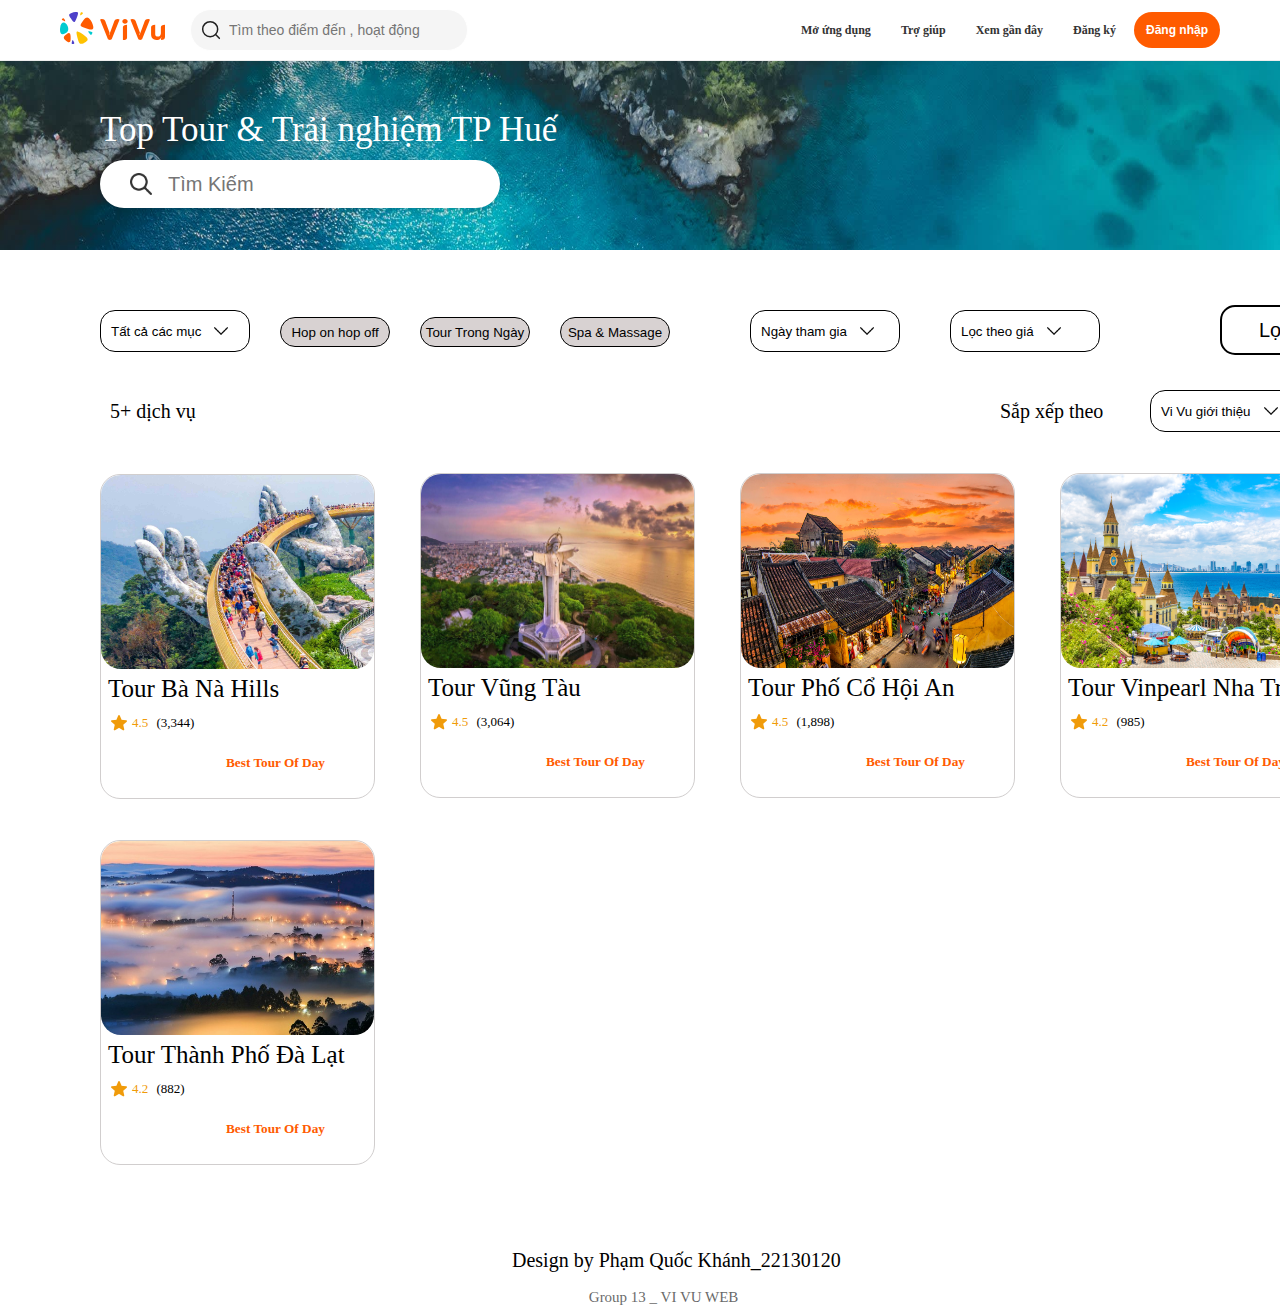
<file: Hue.html>
<!DOCTYPE html>
<html lang="en">
<head>
    <meta charset="UTF-8">
    <meta name="viewport" content="width=device-width, initial-scale=1.0">
    <title>HCM_VI_VU_WEB</title>
    <link rel="stylesheet" href="./assets/css/Hue.css">
</head>
<body>
     <!-- Header -->
     <div id="total_header">
        <!-- Header-top -->
        <div id="header">
            <div class="header-content">
                <div class="header-left">
                    <a href="index.html"> 
                    <div class="logo" >
                        <svg xmlns="http://www.w3.org/2000/svg" width="115" height="32" viewBox="0 0 115 32">
                            <g id="logo-icon">
                                <path
                                    d="M2.54763 8.36536C3.06015 8.61137 3.59026 8.82129 4.13396 8.99281C5.30016 9.3607 5.46157 9.20603 4.95716 8.16962C4.74383 7.73129 4.50605 7.30996 4.24603 6.9069C3.73787 6.11922 3.39541 5.82966 2.58517 6.51148C2.42393 6.64717 2.27315 6.79368 2.13362 6.94961C1.64432 7.49646 1.65049 7.93473 2.54763 8.36536Z"
                                    fill="#FF5B00"></path>
                                <path
                                    d="M14.1387 30.6133C13.9381 30.042 13.697 29.4846 13.4164 28.9461C12.8147 27.7909 12.5758 27.7861 12.1718 28.948C12.001 29.4393 11.8614 29.9363 11.7525 30.4362C11.5397 31.4131 11.579 31.8893 12.7068 31.9844C12.9312 32.0033 13.1559 32.0062 13.3793 31.9935C14.1627 31.9489 14.4898 31.6134 14.1387 30.6133Z"
                                    fill="#4D40CA"></path>
                                <path
                                    d="M29.9921 22.1916C29.5357 21.6588 29.1166 21.0934 28.739 20.4994C27.9292 19.2255 28.0621 18.9832 29.4582 19.2528C30.0487 19.3668 30.6266 19.5154 31.1899 19.6965C32.2907 20.0503 32.7449 20.3662 32.1901 21.552C32.0797 21.788 31.9531 22.015 31.8116 22.2316C31.3156 22.991 30.7912 23.1243 29.9921 22.1916Z"
                                    fill="#00CBD0"></path>
                                <path
                                    d="M22.4408 1.98794C22.0369 2.33178 21.6084 2.64744 21.1582 2.93187C20.1926 3.54195 20.009 3.44178 20.2133 2.39013C20.2997 1.94537 20.4124 1.50999 20.5496 1.08569C20.8178 0.2565 21.0572 -0.0856586 21.956 0.332238C22.1349 0.4154 22.3069 0.510793 22.4711 0.617347C23.0467 0.991023 23.1477 1.38605 22.4408 1.98794Z"
                                    fill="#FFC200"></path>
                                <path
                                    d="M5.42233 21.2638C0.93364 23.938 -0.367496 20.5653 0.0845712 16.146C0.792365 9.2268 5.42233 9.10795 7.59725 14.0515C8.91167 17.0392 8.41049 19.4836 5.42233 21.2638Z"
                                    fill="#00CBD0"></path>
                                <path
                                    d="M10.6485 26.0616C10.6485 26.811 10.6177 27.5533 10.5574 28.2872C10.4335 29.7926 9.45576 31.049 7.46783 29.7926C6.65317 29.2777 5.88662 28.6937 5.17642 28.0488C3.53171 26.5552 3.11245 25.1077 5.17642 23.3024C5.6975 22.8466 6.23639 22.4107 6.79193 21.9958C9.37625 20.0658 10.3777 21.3717 10.5759 24.0743C10.624 24.7305 10.6485 25.3932 10.6485 26.0616Z"
                                    fill="#FF5B00"></path>
                                <path
                                    d="M25.6517 24.6001C24.0483 23.2415 22.3469 21.9943 20.5596 20.8704C16.726 18.4598 15.9969 18.8556 16.8081 23.0109C17.1512 24.7683 17.5985 26.4886 18.1434 28.1651C19.2081 31.4414 20.1587 32.7933 23.7271 31.1421C24.4373 30.8135 25.1203 30.4366 25.772 30.0156C28.0574 28.5391 28.4584 26.9783 25.6517 24.6001Z"
                                    fill="#FFC200"></path>
                                <path
                                    d="M23.7952 7.67218C23.3049 8.31326 22.8329 8.96882 22.3797 9.6381C19.6944 13.6037 19.9603 13.7517 23.7952 15.4257C25.1767 16.0289 26.5971 16.5603 28.0514 17.0154C33.3695 18.6794 34.1829 16.8212 32.6334 12.2089C32.1916 10.8938 31.5799 9.65613 30.8244 8.52163C28.4711 4.98797 26.5415 4.08062 23.7952 7.67218Z"
                                    fill="#FF5B00"></path>
                                <path
                                    d="M15.4106 0.0412101C14.0773 0.169808 12.7917 0.461057 11.574 0.894807C8.25614 2.07667 8.74808 3.46615 10.576 6.12C10.9533 6.66782 11.3431 7.20642 11.7451 7.73538C13.8749 10.5385 14.4369 11.1585 16.165 7.18391C16.7289 5.88706 17.23 4.55679 17.6646 3.19692C18.4003 0.894806 18.2869 -0.236201 15.4106 0.0412101Z"
                                    fill="#4D40CA"></path>
                            </g>
                            <g id="logo-en"  transform="translate(40, 7)">
                                <path
                                    d="M65 17.9582C65 18.9331 64.6686 19.6838 64.0058 20.2103C63.343 20.7368 62.3589 21 61.0534 21V19.2744C61.3547 18.9624 61.6057 18.6309 61.8066 18.2799L61.5957 18.163C60.3304 20.0543 58.6232 21 56.4742 21C55.47 21 54.5561 20.7758 53.7327 20.3273C52.9092 19.8593 52.2565 19.2159 51.7745 18.3969C51.3125 17.5585 51.0815 16.6128 51.0815 15.5599V8.18942C51.0815 7.35098 51.4129 6.75627 52.0757 6.40529C52.7586 6.03482 53.803 5.84958 55.2089 5.84958V15.2674C55.2089 15.9694 55.4298 16.5251 55.8717 16.9345C56.3135 17.344 56.9562 17.5487 57.7998 17.5487C58.7638 17.5487 59.517 17.2563 60.0592 16.6713C60.6015 16.0669 60.8727 15.2967 60.8727 14.3607V8.18942C60.8727 7.35098 61.204 6.75627 61.8668 6.40529C62.5497 6.03482 63.5941 5.84958 65 5.84958V17.9582Z"
                                    fill="#FF5B00" />
                                <path
                                    d="M40.2125 21C39.128 21 38.4049 20.5223 38.0434 19.5669L30.3913 0.43872C30.6122 0.321728 30.9034 0.224233 31.265 0.146239C31.6466 0.0487459 31.998 0 32.3194 0C34.0466 0 35.1513 0.672703 35.6333 2.01811L39.9715 13.8343L39.2184 15.8231L39.5799 15.9694L44.7616 2.01811C45.2838 0.672703 46.3885 0 48.0756 0C48.3969 0 48.7383 0.0487459 49.0998 0.146239C49.4815 0.224233 49.7827 0.321728 50.0036 0.43872L42.3816 19.5669C42.0201 20.5223 41.2971 21 40.2125 21Z"
                                    fill="#FF5B00" />
                                <path
                                    d="M24.996 4.73816C24.2328 4.73816 23.5901 4.52368 23.0679 4.09471C22.5658 3.64624 22.3148 3.07103 22.3148 2.36908C22.3148 1.66713 22.5658 1.10167 23.0679 0.672703C23.5901 0.224235 24.2328 0 24.996 0C25.7592 0 26.3919 0.224235 26.894 0.672703C27.4162 1.10167 27.6773 1.66713 27.6773 2.36908C27.6773 3.07103 27.4162 3.64624 26.894 4.09471C26.3919 4.52368 25.7592 4.73816 24.996 4.73816ZM22.9173 8.18942C22.9173 7.35098 23.2587 6.75627 23.9416 6.40529C24.6245 6.03482 25.6588 5.84958 27.0446 5.84958V18.6602C27.0446 19.4986 26.7032 20.1031 26.0203 20.4735C25.3374 20.8245 24.3031 21 22.9173 21V8.18942Z"
                                    fill="#FF5B00" />
                                <path
                                    d="M9.82124 21C8.73668 21 8.01365 20.5223 7.65213 19.5669L0 0.43872C0.220928 0.321728 0.51215 0.224233 0.873668 0.146239C1.25527 0.0487459 1.60675 0 1.9281 0C3.65535 0 4.75999 0.672703 5.24201 2.01811L9.58023 13.8343L8.82706 15.8231L9.18858 15.9694L14.3703 2.01811C14.8925 0.672703 15.9972 0 17.6843 0C18.0056 0 18.347 0.0487459 18.7086 0.146239C19.0902 0.224233 19.3914 0.321728 19.6123 0.43872L11.9903 19.5669C11.6288 20.5223 10.9058 21 9.82124 21Z"
                                    fill="#FF5B00" />
                            </g>
                        </svg>
                    </div>
                </a>

                    <div class="search">
                        <svg class="search-icon" width="20" height="20" viewBox="0 0 48 48" fill="none">
                            <circle cx="22" cy="22" r="18" stroke="#212121" stroke-width="3.6"></circle>
                            <path d="M35 35L44 44" stroke="#212121" stroke-width="3.6" stroke-linecap="round"></path>
                        </svg>
                        <input class="search-input" type="text" placeholder="Tìm theo điểm đến , hoạt động">
                    </div>
                </div>
                <div class="header-right">
                    <div class="menu">
                        <div class="menu-item">
                            <p>
                                Mở ứng dụng
                            </p>
                        </div>
                        <div class="menu-item">
                            <p>
                                Trợ giúp
                            </p>
                        </div>
                        <div class="menu-item">
                            <p>
                                Xem gần đây
                            </p>
                        </div>
                        <div class="menu-item">
                            <p>
                                Đăng ký
                            </p>
                        </div>
                        <div class="">
                            <button class="login-btn">Đăng nhập</button>
                        </div>
                    </div>
                </div>
            </div>
        </div>
     </div>

        <!-- Content -->
        <div id="First_Content">
            <img src="./assets/images/tour/img_tna_activity_list_hero_desktop_2x.jpg" >
            <div class="Title">
               <h2>Top Tour & Trải nghiệm TP Huế</h2>
            </div>
            <div class="Input">
                <img src="./assets/images/tour/search.png" class="Icon_find">
                <input type="text" placeholder="Tìm Kiếm" class="Input_text">
            </div>
        </div>
        <!-- Second Content -->
        <div id="Second_Content">
            <div class="Nav_1">
                <button class="dropdown-btn">Tất cả các mục
                    <img src="./assets/images/tour/down-arrow.png" class="down">
                </button>
                <div class="dropdown-content">
                  <a href="">Tour</a>
                  <a href="">Spa & Massage</a>
                  <a href="">Yatch</a>
                  <a href="">Discount</a>
                </div>
            </div>
            <div class="Nav_2">
                <button>Hop on hop off</button>
            </div>
            <div class="Nav_3">
                <button>Tour Trong Ngày</button>
            </div>
            <div class="Nav_4">
                <button>Spa & Massage</button>
            </div>
            <div class="Nav_5">
                <button class="dropdown-btn1">Ngày tham gia
                    <img src="./assets/images/tour/down-arrow.png" class="down1">
                </button>
                <div class="dropdown-content1">
                  <a href="">01/01/2024</a>
                  <a href="">02/01/2024</a>
                  <a href="">03/01/2024</a>
                  <a href="">04/01/2024</a>
                </div>  
            </div>
            <div class="Nav_6">
                <button class="dropdown-btn2">Lọc theo giá
                    <img src="./assets/images/tour/down-arrow.png" class="down2">
                </button>
                <div class="dropdown-content2">
                  <a href="">Nhỏ hơn 2.0000.000</a>
                  <a href="">Nhỏ hơn 5.0000.000</a>
                  <a href="">Nhỏ hơn 10.0000.000</a>
                  <a href="">Nhỏ hơn 20.0000.000</a>
                </div>  
            </div>
            <div class="Nav_7">
                <button>Lọc</button>
            </div>

        </div>
        <div id="Second2">
            <div class="Title1">
                <h5>5+ dịch vụ</h5>
            </div>
            <div class="Title2">
                <h5>Sắp xếp theo</h5>
            </div>
            <div class="Title3">
                <button class="dropdown-btn3">Vi Vu giới thiệu
                    <img src="./assets/images/tour/down-arrow.png" class="down3">
                </button>
                <div class="dropdown-content3">
                  <a href="">Bán chạy</a>
                  <a href="">Đánh giá cao nhất</a>
                  <a href="">Giá (Thấp đến cao)</a>
                  <a href="">Dịch vụ nổi bật</a>
                </div>  
            </div>
        </div>
        <!-- Main -->
         <div id="Main">
            <div class="Ct">
                <div class="Nav_Day1">
                   <img src="./assets/images/tour/nav_day1.jpg" class="pic">
                   <h4>Tour Bà Nà Hills</h4>
                   <img src="./assets/images/tour/star.png" class="star">
                   <h6>4.5  <span class="nav_rate">(3,344)</span></h6>
                   <h5>Best Tour Of Day</h5>
                </div> 
                <div class="Nav_Day2">
                   <img src="./assets/images/tour/nav_day2.jpg" class="pic">
                   <h4>Tour Vũng Tàu</h4>
                   <img src="./assets/images/tour/star.png" class="star">
                   <h6>4.5  <span class="nav_rate">(3,064)</span></h6>
                   <h5>Best Tour Of Day</h5>
                </div>
                <div class="Nav_Day3">
                   <img src="./assets/images/tour/nav_day3.jpg" class="pic">
                   <h4>Tour Phố Cổ Hội An</h4>
                   <img src="./assets/images/tour/star.png" class="star">
                   <h6>4.5  <span class="nav_rate">(1,898)</span></h6>
                   <h5>Best Tour Of Day</h5>
                </div>
                <div class="Nav_Day4">
                   <img src="./assets/images/tour/nav_day4.jpg" class="pic">
                   <h4>Tour Vinpearl Nha Trang</h4>
                   <img src="./assets/images/tour/star.png" class="star">
                   <h6>4.2  <span class="nav_rate">(985)</span></h6>
                   <h5>Best Tour Of Day</h5>
                </div>
                <div class="Nav_Day5">
                   <img src="./assets/images/tour/nav_day5.jpg" class="pic">
                   <h4>Tour Thành Phố Đà Lạt</h4>
                   <img src="./assets/images/tour/star.png" class="star">
                   <h6>4.2  <span class="nav_rate">(882)</span></h6>
                   <h5>Best Tour Of Day</h5>
                </div>
               </div>
        </div>
         <!--Footer  -->
         <div id="Footer">
            <h3>Design by Phạm Quốc Khánh_22130120</h3>
            <h4>Group 13 _ VI VU WEB</h4>
           
        </div>
</body>
</html>
</file>
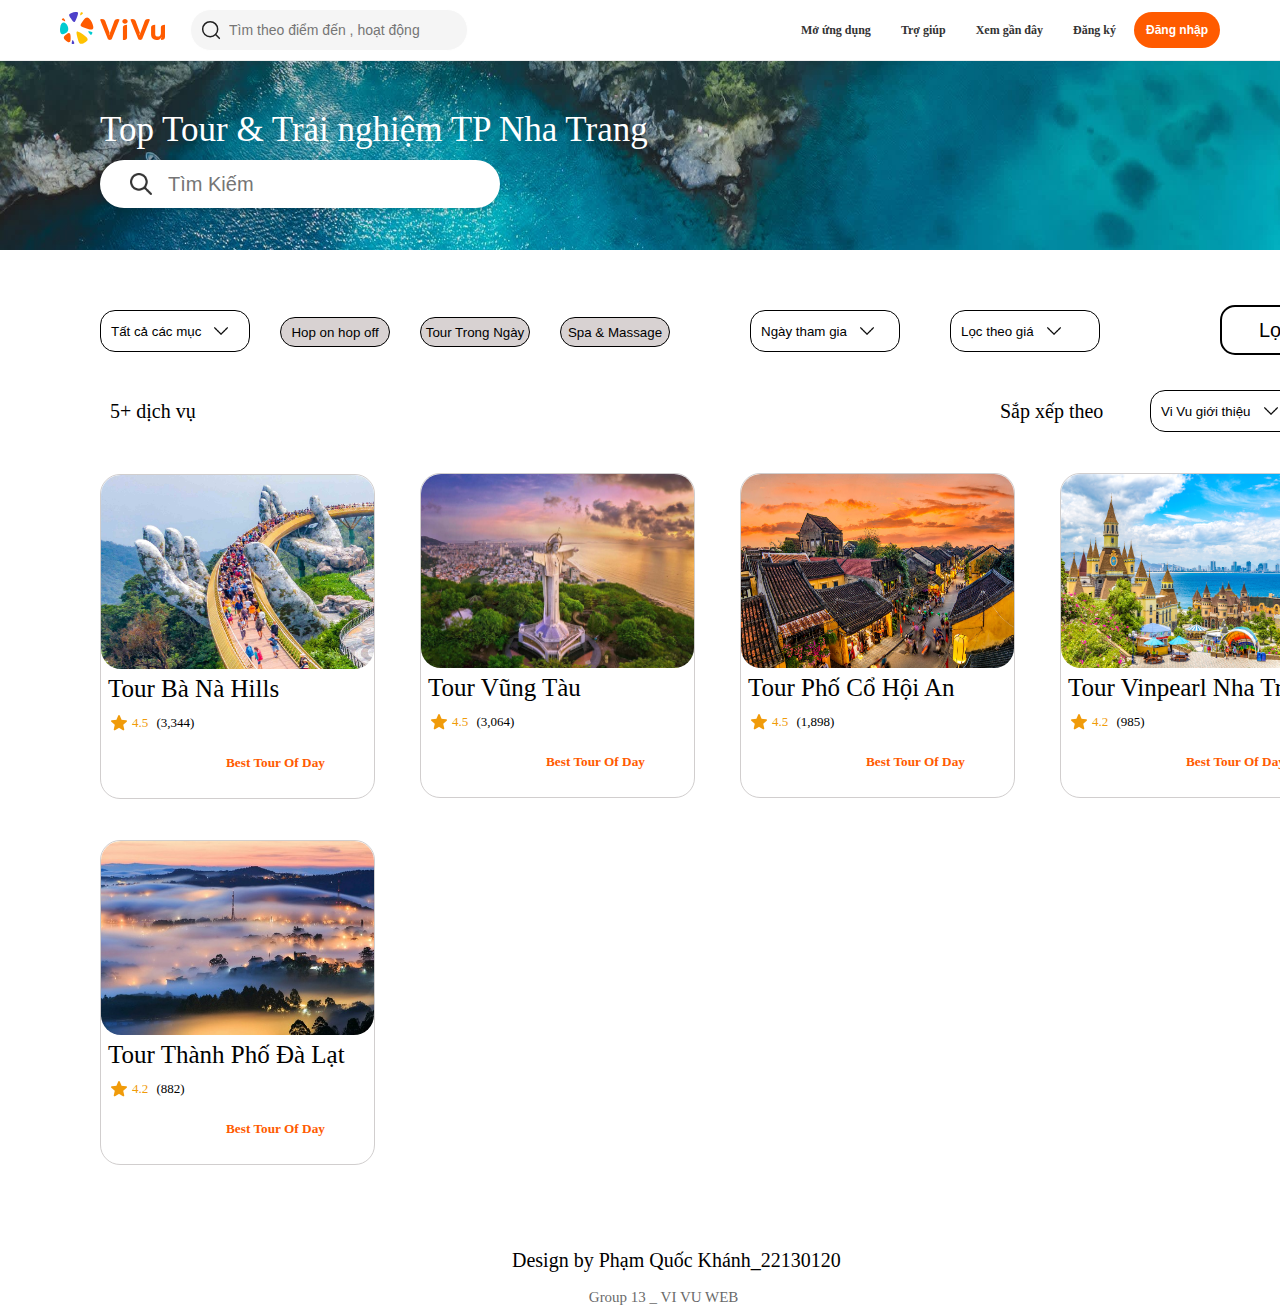
<file: NT.html>
<!DOCTYPE html>
<html lang="en">
<head>
    <meta charset="UTF-8">
    <meta name="viewport" content="width=device-width, initial-scale=1.0">
    <title>HCM_VI_VU_WEB</title>
    <link rel="stylesheet" href="./assets/css/NT.css">
</head>
<body>
     <!-- Header -->
     <div id="total_header">
        <!-- Header-top -->
        <div id="header">
            <div class="header-content">
                <div class="header-left">
                    <a href="index.html"> 
                    <div class="logo" >
                        <svg xmlns="http://www.w3.org/2000/svg" width="115" height="32" viewBox="0 0 115 32">
                            <g id="logo-icon">
                                <path
                                    d="M2.54763 8.36536C3.06015 8.61137 3.59026 8.82129 4.13396 8.99281C5.30016 9.3607 5.46157 9.20603 4.95716 8.16962C4.74383 7.73129 4.50605 7.30996 4.24603 6.9069C3.73787 6.11922 3.39541 5.82966 2.58517 6.51148C2.42393 6.64717 2.27315 6.79368 2.13362 6.94961C1.64432 7.49646 1.65049 7.93473 2.54763 8.36536Z"
                                    fill="#FF5B00"></path>
                                <path
                                    d="M14.1387 30.6133C13.9381 30.042 13.697 29.4846 13.4164 28.9461C12.8147 27.7909 12.5758 27.7861 12.1718 28.948C12.001 29.4393 11.8614 29.9363 11.7525 30.4362C11.5397 31.4131 11.579 31.8893 12.7068 31.9844C12.9312 32.0033 13.1559 32.0062 13.3793 31.9935C14.1627 31.9489 14.4898 31.6134 14.1387 30.6133Z"
                                    fill="#4D40CA"></path>
                                <path
                                    d="M29.9921 22.1916C29.5357 21.6588 29.1166 21.0934 28.739 20.4994C27.9292 19.2255 28.0621 18.9832 29.4582 19.2528C30.0487 19.3668 30.6266 19.5154 31.1899 19.6965C32.2907 20.0503 32.7449 20.3662 32.1901 21.552C32.0797 21.788 31.9531 22.015 31.8116 22.2316C31.3156 22.991 30.7912 23.1243 29.9921 22.1916Z"
                                    fill="#00CBD0"></path>
                                <path
                                    d="M22.4408 1.98794C22.0369 2.33178 21.6084 2.64744 21.1582 2.93187C20.1926 3.54195 20.009 3.44178 20.2133 2.39013C20.2997 1.94537 20.4124 1.50999 20.5496 1.08569C20.8178 0.2565 21.0572 -0.0856586 21.956 0.332238C22.1349 0.4154 22.3069 0.510793 22.4711 0.617347C23.0467 0.991023 23.1477 1.38605 22.4408 1.98794Z"
                                    fill="#FFC200"></path>
                                <path
                                    d="M5.42233 21.2638C0.93364 23.938 -0.367496 20.5653 0.0845712 16.146C0.792365 9.2268 5.42233 9.10795 7.59725 14.0515C8.91167 17.0392 8.41049 19.4836 5.42233 21.2638Z"
                                    fill="#00CBD0"></path>
                                <path
                                    d="M10.6485 26.0616C10.6485 26.811 10.6177 27.5533 10.5574 28.2872C10.4335 29.7926 9.45576 31.049 7.46783 29.7926C6.65317 29.2777 5.88662 28.6937 5.17642 28.0488C3.53171 26.5552 3.11245 25.1077 5.17642 23.3024C5.6975 22.8466 6.23639 22.4107 6.79193 21.9958C9.37625 20.0658 10.3777 21.3717 10.5759 24.0743C10.624 24.7305 10.6485 25.3932 10.6485 26.0616Z"
                                    fill="#FF5B00"></path>
                                <path
                                    d="M25.6517 24.6001C24.0483 23.2415 22.3469 21.9943 20.5596 20.8704C16.726 18.4598 15.9969 18.8556 16.8081 23.0109C17.1512 24.7683 17.5985 26.4886 18.1434 28.1651C19.2081 31.4414 20.1587 32.7933 23.7271 31.1421C24.4373 30.8135 25.1203 30.4366 25.772 30.0156C28.0574 28.5391 28.4584 26.9783 25.6517 24.6001Z"
                                    fill="#FFC200"></path>
                                <path
                                    d="M23.7952 7.67218C23.3049 8.31326 22.8329 8.96882 22.3797 9.6381C19.6944 13.6037 19.9603 13.7517 23.7952 15.4257C25.1767 16.0289 26.5971 16.5603 28.0514 17.0154C33.3695 18.6794 34.1829 16.8212 32.6334 12.2089C32.1916 10.8938 31.5799 9.65613 30.8244 8.52163C28.4711 4.98797 26.5415 4.08062 23.7952 7.67218Z"
                                    fill="#FF5B00"></path>
                                <path
                                    d="M15.4106 0.0412101C14.0773 0.169808 12.7917 0.461057 11.574 0.894807C8.25614 2.07667 8.74808 3.46615 10.576 6.12C10.9533 6.66782 11.3431 7.20642 11.7451 7.73538C13.8749 10.5385 14.4369 11.1585 16.165 7.18391C16.7289 5.88706 17.23 4.55679 17.6646 3.19692C18.4003 0.894806 18.2869 -0.236201 15.4106 0.0412101Z"
                                    fill="#4D40CA"></path>
                            </g>
                            <g id="logo-en"  transform="translate(40, 7)">
                                <path
                                    d="M65 17.9582C65 18.9331 64.6686 19.6838 64.0058 20.2103C63.343 20.7368 62.3589 21 61.0534 21V19.2744C61.3547 18.9624 61.6057 18.6309 61.8066 18.2799L61.5957 18.163C60.3304 20.0543 58.6232 21 56.4742 21C55.47 21 54.5561 20.7758 53.7327 20.3273C52.9092 19.8593 52.2565 19.2159 51.7745 18.3969C51.3125 17.5585 51.0815 16.6128 51.0815 15.5599V8.18942C51.0815 7.35098 51.4129 6.75627 52.0757 6.40529C52.7586 6.03482 53.803 5.84958 55.2089 5.84958V15.2674C55.2089 15.9694 55.4298 16.5251 55.8717 16.9345C56.3135 17.344 56.9562 17.5487 57.7998 17.5487C58.7638 17.5487 59.517 17.2563 60.0592 16.6713C60.6015 16.0669 60.8727 15.2967 60.8727 14.3607V8.18942C60.8727 7.35098 61.204 6.75627 61.8668 6.40529C62.5497 6.03482 63.5941 5.84958 65 5.84958V17.9582Z"
                                    fill="#FF5B00" />
                                <path
                                    d="M40.2125 21C39.128 21 38.4049 20.5223 38.0434 19.5669L30.3913 0.43872C30.6122 0.321728 30.9034 0.224233 31.265 0.146239C31.6466 0.0487459 31.998 0 32.3194 0C34.0466 0 35.1513 0.672703 35.6333 2.01811L39.9715 13.8343L39.2184 15.8231L39.5799 15.9694L44.7616 2.01811C45.2838 0.672703 46.3885 0 48.0756 0C48.3969 0 48.7383 0.0487459 49.0998 0.146239C49.4815 0.224233 49.7827 0.321728 50.0036 0.43872L42.3816 19.5669C42.0201 20.5223 41.2971 21 40.2125 21Z"
                                    fill="#FF5B00" />
                                <path
                                    d="M24.996 4.73816C24.2328 4.73816 23.5901 4.52368 23.0679 4.09471C22.5658 3.64624 22.3148 3.07103 22.3148 2.36908C22.3148 1.66713 22.5658 1.10167 23.0679 0.672703C23.5901 0.224235 24.2328 0 24.996 0C25.7592 0 26.3919 0.224235 26.894 0.672703C27.4162 1.10167 27.6773 1.66713 27.6773 2.36908C27.6773 3.07103 27.4162 3.64624 26.894 4.09471C26.3919 4.52368 25.7592 4.73816 24.996 4.73816ZM22.9173 8.18942C22.9173 7.35098 23.2587 6.75627 23.9416 6.40529C24.6245 6.03482 25.6588 5.84958 27.0446 5.84958V18.6602C27.0446 19.4986 26.7032 20.1031 26.0203 20.4735C25.3374 20.8245 24.3031 21 22.9173 21V8.18942Z"
                                    fill="#FF5B00" />
                                <path
                                    d="M9.82124 21C8.73668 21 8.01365 20.5223 7.65213 19.5669L0 0.43872C0.220928 0.321728 0.51215 0.224233 0.873668 0.146239C1.25527 0.0487459 1.60675 0 1.9281 0C3.65535 0 4.75999 0.672703 5.24201 2.01811L9.58023 13.8343L8.82706 15.8231L9.18858 15.9694L14.3703 2.01811C14.8925 0.672703 15.9972 0 17.6843 0C18.0056 0 18.347 0.0487459 18.7086 0.146239C19.0902 0.224233 19.3914 0.321728 19.6123 0.43872L11.9903 19.5669C11.6288 20.5223 10.9058 21 9.82124 21Z"
                                    fill="#FF5B00" />
                            </g>
                        </svg>
                    </div>
                </a>

                    <div class="search">
                        <svg class="search-icon" width="20" height="20" viewBox="0 0 48 48" fill="none">
                            <circle cx="22" cy="22" r="18" stroke="#212121" stroke-width="3.6"></circle>
                            <path d="M35 35L44 44" stroke="#212121" stroke-width="3.6" stroke-linecap="round"></path>
                        </svg>
                        <input class="search-input" type="text" placeholder="Tìm theo điểm đến , hoạt động">
                    </div>
                </div>
                <div class="header-right">
                    <div class="menu">
                        <div class="menu-item">
                            <p>
                                Mở ứng dụng
                            </p>
                        </div>
                        <div class="menu-item">
                            <p>
                                Trợ giúp
                            </p>
                        </div>
                        <div class="menu-item">
                            <p>
                                Xem gần đây
                            </p>
                        </div>
                        <div class="menu-item">
                            <p>
                                Đăng ký
                            </p>
                        </div>
                        <div class="">
                            <button class="login-btn">Đăng nhập</button>
                        </div>
                    </div>
                </div>
            </div>
        </div>
     </div>

        <!-- Content -->
        <div id="First_Content">
            <img src="./assets/images/tour/img_tna_activity_list_hero_desktop_2x.jpg" >
            <div class="Title">
               <h2>Top Tour & Trải nghiệm TP Nha Trang</h2>
            </div>
            <div class="Input">
                <img src="./assets/images/tour/search.png" class="Icon_find">
                <input type="text" placeholder="Tìm Kiếm" class="Input_text">
            </div>
        </div>
        <!-- Second Content -->
        <div id="Second_Content">
            <div class="Nav_1">
                <button class="dropdown-btn">Tất cả các mục
                    <img src="./assets/images/tour/down-arrow.png" class="down">
                </button>
                <div class="dropdown-content">
                  <a href="">Tour</a>
                  <a href="">Spa & Massage</a>
                  <a href="">Yatch</a>
                  <a href="">Discount</a>
                </div>
            </div>
            <div class="Nav_2">
                <button>Hop on hop off</button>
            </div>
            <div class="Nav_3">
                <button>Tour Trong Ngày</button>
            </div>
            <div class="Nav_4">
                <button>Spa & Massage</button>
            </div>
            <div class="Nav_5">
                <button class="dropdown-btn1">Ngày tham gia
                    <img src="./assets/images/tour/down-arrow.png" class="down1">
                </button>
                <div class="dropdown-content1">
                  <a href="">01/01/2024</a>
                  <a href="">02/01/2024</a>
                  <a href="">03/01/2024</a>
                  <a href="">04/01/2024</a>
                </div>  
            </div>
            <div class="Nav_6">
                <button class="dropdown-btn2">Lọc theo giá
                    <img src="./assets/images/tour/down-arrow.png" class="down2">
                </button>
                <div class="dropdown-content2">
                  <a href="">Nhỏ hơn 2.0000.000</a>
                  <a href="">Nhỏ hơn 5.0000.000</a>
                  <a href="">Nhỏ hơn 10.0000.000</a>
                  <a href="">Nhỏ hơn 20.0000.000</a>
                </div>  
            </div>
            <div class="Nav_7">
                <button>Lọc</button>
            </div>

        </div>
        <div id="Second2">
            <div class="Title1">
                <h5>5+ dịch vụ</h5>
            </div>
            <div class="Title2">
                <h5>Sắp xếp theo</h5>
            </div>
            <div class="Title3">
                <button class="dropdown-btn3">Vi Vu giới thiệu
                    <img src="./assets/images/tour/down-arrow.png" class="down3">
                </button>
                <div class="dropdown-content3">
                  <a href="">Bán chạy</a>
                  <a href="">Đánh giá cao nhất</a>
                  <a href="">Giá (Thấp đến cao)</a>
                  <a href="">Dịch vụ nổi bật</a>
                </div>  
            </div>
        </div>
        <!-- Main -->
         <div id="Main">
            <div class="Ct">
                <div class="Nav_Day1">
                   <img src="./assets/images/tour/nav_day1.jpg" class="pic">
                   <h4>Tour Bà Nà Hills</h4>
                   <img src="./assets/images/tour/star.png" class="star">
                   <h6>4.5  <span class="nav_rate">(3,344)</span></h6>
                   <h5>Best Tour Of Day</h5>
                </div> 
                <div class="Nav_Day2">
                   <img src="./assets/images/tour/nav_day2.jpg" class="pic">
                   <h4>Tour Vũng Tàu</h4>
                   <img src="./assets/images/tour/star.png" class="star">
                   <h6>4.5  <span class="nav_rate">(3,064)</span></h6>
                   <h5>Best Tour Of Day</h5>
                </div>
                <div class="Nav_Day3">
                   <img src="./assets/images/tour/nav_day3.jpg" class="pic">
                   <h4>Tour Phố Cổ Hội An</h4>
                   <img src="./assets/images/tour/star.png" class="star">
                   <h6>4.5  <span class="nav_rate">(1,898)</span></h6>
                   <h5>Best Tour Of Day</h5>
                </div>
                <div class="Nav_Day4">
                   <img src="./assets/images/tour/nav_day4.jpg" class="pic">
                   <h4>Tour Vinpearl Nha Trang</h4>
                   <img src="./assets/images/tour/star.png" class="star">
                   <h6>4.2  <span class="nav_rate">(985)</span></h6>
                   <h5>Best Tour Of Day</h5>
                </div>
                <div class="Nav_Day5">
                   <img src="./assets/images/tour/nav_day5.jpg" class="pic">
                   <h4>Tour Thành Phố Đà Lạt</h4>
                   <img src="./assets/images/tour/star.png" class="star">
                   <h6>4.2  <span class="nav_rate">(882)</span></h6>
                   <h5>Best Tour Of Day</h5>
                </div>
               </div>
        </div>
         <!--Footer  -->
         <div id="Footer">
            <h3>Design by Phạm Quốc Khánh_22130120</h3>
            <h4>Group 13 _ VI VU WEB</h4>
           
        </div>
</body>
</html>
</file>
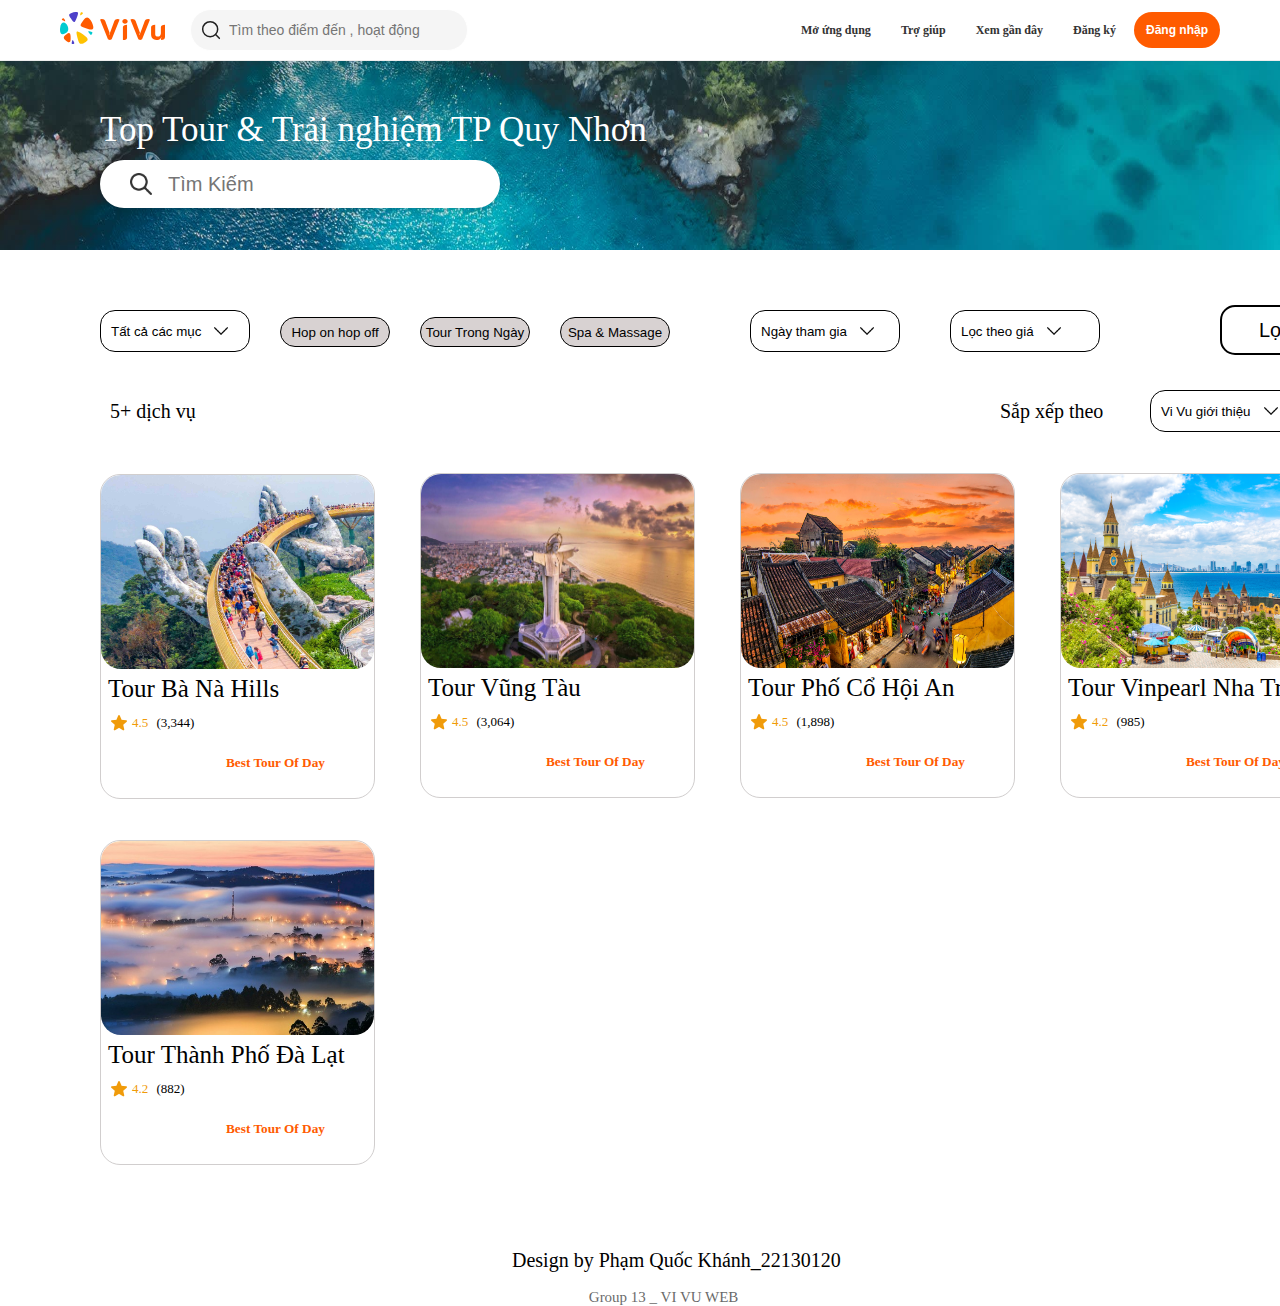
<file: QN.html>
<!DOCTYPE html>
<html lang="en">
<head>
    <meta charset="UTF-8">
    <meta name="viewport" content="width=device-width, initial-scale=1.0">
    <title>HCM_VI_VU_WEB</title>
    <link rel="stylesheet" href="./assets/css/QN.css">
</head>
<body>
     <!-- Header -->
     <div id="total_header">
        <!-- Header-top -->
        <div id="header">
            <div class="header-content">
                <div class="header-left">
                    <a href="index.html"> 
                    <div class="logo" >
                        <svg xmlns="http://www.w3.org/2000/svg" width="115" height="32" viewBox="0 0 115 32">
                            <g id="logo-icon">
                                <path
                                    d="M2.54763 8.36536C3.06015 8.61137 3.59026 8.82129 4.13396 8.99281C5.30016 9.3607 5.46157 9.20603 4.95716 8.16962C4.74383 7.73129 4.50605 7.30996 4.24603 6.9069C3.73787 6.11922 3.39541 5.82966 2.58517 6.51148C2.42393 6.64717 2.27315 6.79368 2.13362 6.94961C1.64432 7.49646 1.65049 7.93473 2.54763 8.36536Z"
                                    fill="#FF5B00"></path>
                                <path
                                    d="M14.1387 30.6133C13.9381 30.042 13.697 29.4846 13.4164 28.9461C12.8147 27.7909 12.5758 27.7861 12.1718 28.948C12.001 29.4393 11.8614 29.9363 11.7525 30.4362C11.5397 31.4131 11.579 31.8893 12.7068 31.9844C12.9312 32.0033 13.1559 32.0062 13.3793 31.9935C14.1627 31.9489 14.4898 31.6134 14.1387 30.6133Z"
                                    fill="#4D40CA"></path>
                                <path
                                    d="M29.9921 22.1916C29.5357 21.6588 29.1166 21.0934 28.739 20.4994C27.9292 19.2255 28.0621 18.9832 29.4582 19.2528C30.0487 19.3668 30.6266 19.5154 31.1899 19.6965C32.2907 20.0503 32.7449 20.3662 32.1901 21.552C32.0797 21.788 31.9531 22.015 31.8116 22.2316C31.3156 22.991 30.7912 23.1243 29.9921 22.1916Z"
                                    fill="#00CBD0"></path>
                                <path
                                    d="M22.4408 1.98794C22.0369 2.33178 21.6084 2.64744 21.1582 2.93187C20.1926 3.54195 20.009 3.44178 20.2133 2.39013C20.2997 1.94537 20.4124 1.50999 20.5496 1.08569C20.8178 0.2565 21.0572 -0.0856586 21.956 0.332238C22.1349 0.4154 22.3069 0.510793 22.4711 0.617347C23.0467 0.991023 23.1477 1.38605 22.4408 1.98794Z"
                                    fill="#FFC200"></path>
                                <path
                                    d="M5.42233 21.2638C0.93364 23.938 -0.367496 20.5653 0.0845712 16.146C0.792365 9.2268 5.42233 9.10795 7.59725 14.0515C8.91167 17.0392 8.41049 19.4836 5.42233 21.2638Z"
                                    fill="#00CBD0"></path>
                                <path
                                    d="M10.6485 26.0616C10.6485 26.811 10.6177 27.5533 10.5574 28.2872C10.4335 29.7926 9.45576 31.049 7.46783 29.7926C6.65317 29.2777 5.88662 28.6937 5.17642 28.0488C3.53171 26.5552 3.11245 25.1077 5.17642 23.3024C5.6975 22.8466 6.23639 22.4107 6.79193 21.9958C9.37625 20.0658 10.3777 21.3717 10.5759 24.0743C10.624 24.7305 10.6485 25.3932 10.6485 26.0616Z"
                                    fill="#FF5B00"></path>
                                <path
                                    d="M25.6517 24.6001C24.0483 23.2415 22.3469 21.9943 20.5596 20.8704C16.726 18.4598 15.9969 18.8556 16.8081 23.0109C17.1512 24.7683 17.5985 26.4886 18.1434 28.1651C19.2081 31.4414 20.1587 32.7933 23.7271 31.1421C24.4373 30.8135 25.1203 30.4366 25.772 30.0156C28.0574 28.5391 28.4584 26.9783 25.6517 24.6001Z"
                                    fill="#FFC200"></path>
                                <path
                                    d="M23.7952 7.67218C23.3049 8.31326 22.8329 8.96882 22.3797 9.6381C19.6944 13.6037 19.9603 13.7517 23.7952 15.4257C25.1767 16.0289 26.5971 16.5603 28.0514 17.0154C33.3695 18.6794 34.1829 16.8212 32.6334 12.2089C32.1916 10.8938 31.5799 9.65613 30.8244 8.52163C28.4711 4.98797 26.5415 4.08062 23.7952 7.67218Z"
                                    fill="#FF5B00"></path>
                                <path
                                    d="M15.4106 0.0412101C14.0773 0.169808 12.7917 0.461057 11.574 0.894807C8.25614 2.07667 8.74808 3.46615 10.576 6.12C10.9533 6.66782 11.3431 7.20642 11.7451 7.73538C13.8749 10.5385 14.4369 11.1585 16.165 7.18391C16.7289 5.88706 17.23 4.55679 17.6646 3.19692C18.4003 0.894806 18.2869 -0.236201 15.4106 0.0412101Z"
                                    fill="#4D40CA"></path>
                            </g>
                            <g id="logo-en"  transform="translate(40, 7)">
                                <path
                                    d="M65 17.9582C65 18.9331 64.6686 19.6838 64.0058 20.2103C63.343 20.7368 62.3589 21 61.0534 21V19.2744C61.3547 18.9624 61.6057 18.6309 61.8066 18.2799L61.5957 18.163C60.3304 20.0543 58.6232 21 56.4742 21C55.47 21 54.5561 20.7758 53.7327 20.3273C52.9092 19.8593 52.2565 19.2159 51.7745 18.3969C51.3125 17.5585 51.0815 16.6128 51.0815 15.5599V8.18942C51.0815 7.35098 51.4129 6.75627 52.0757 6.40529C52.7586 6.03482 53.803 5.84958 55.2089 5.84958V15.2674C55.2089 15.9694 55.4298 16.5251 55.8717 16.9345C56.3135 17.344 56.9562 17.5487 57.7998 17.5487C58.7638 17.5487 59.517 17.2563 60.0592 16.6713C60.6015 16.0669 60.8727 15.2967 60.8727 14.3607V8.18942C60.8727 7.35098 61.204 6.75627 61.8668 6.40529C62.5497 6.03482 63.5941 5.84958 65 5.84958V17.9582Z"
                                    fill="#FF5B00" />
                                <path
                                    d="M40.2125 21C39.128 21 38.4049 20.5223 38.0434 19.5669L30.3913 0.43872C30.6122 0.321728 30.9034 0.224233 31.265 0.146239C31.6466 0.0487459 31.998 0 32.3194 0C34.0466 0 35.1513 0.672703 35.6333 2.01811L39.9715 13.8343L39.2184 15.8231L39.5799 15.9694L44.7616 2.01811C45.2838 0.672703 46.3885 0 48.0756 0C48.3969 0 48.7383 0.0487459 49.0998 0.146239C49.4815 0.224233 49.7827 0.321728 50.0036 0.43872L42.3816 19.5669C42.0201 20.5223 41.2971 21 40.2125 21Z"
                                    fill="#FF5B00" />
                                <path
                                    d="M24.996 4.73816C24.2328 4.73816 23.5901 4.52368 23.0679 4.09471C22.5658 3.64624 22.3148 3.07103 22.3148 2.36908C22.3148 1.66713 22.5658 1.10167 23.0679 0.672703C23.5901 0.224235 24.2328 0 24.996 0C25.7592 0 26.3919 0.224235 26.894 0.672703C27.4162 1.10167 27.6773 1.66713 27.6773 2.36908C27.6773 3.07103 27.4162 3.64624 26.894 4.09471C26.3919 4.52368 25.7592 4.73816 24.996 4.73816ZM22.9173 8.18942C22.9173 7.35098 23.2587 6.75627 23.9416 6.40529C24.6245 6.03482 25.6588 5.84958 27.0446 5.84958V18.6602C27.0446 19.4986 26.7032 20.1031 26.0203 20.4735C25.3374 20.8245 24.3031 21 22.9173 21V8.18942Z"
                                    fill="#FF5B00" />
                                <path
                                    d="M9.82124 21C8.73668 21 8.01365 20.5223 7.65213 19.5669L0 0.43872C0.220928 0.321728 0.51215 0.224233 0.873668 0.146239C1.25527 0.0487459 1.60675 0 1.9281 0C3.65535 0 4.75999 0.672703 5.24201 2.01811L9.58023 13.8343L8.82706 15.8231L9.18858 15.9694L14.3703 2.01811C14.8925 0.672703 15.9972 0 17.6843 0C18.0056 0 18.347 0.0487459 18.7086 0.146239C19.0902 0.224233 19.3914 0.321728 19.6123 0.43872L11.9903 19.5669C11.6288 20.5223 10.9058 21 9.82124 21Z"
                                    fill="#FF5B00" />
                            </g>
                        </svg>
                    </div>
                </a>

                    <div class="search">
                        <svg class="search-icon" width="20" height="20" viewBox="0 0 48 48" fill="none">
                            <circle cx="22" cy="22" r="18" stroke="#212121" stroke-width="3.6"></circle>
                            <path d="M35 35L44 44" stroke="#212121" stroke-width="3.6" stroke-linecap="round"></path>
                        </svg>
                        <input class="search-input" type="text" placeholder="Tìm theo điểm đến , hoạt động">
                    </div>
                </div>
                <div class="header-right">
                    <div class="menu">
                        <div class="menu-item">
                            <p>
                                Mở ứng dụng
                            </p>
                        </div>
                        <div class="menu-item">
                            <p>
                                Trợ giúp
                            </p>
                        </div>
                        <div class="menu-item">
                            <p>
                                Xem gần đây
                            </p>
                        </div>
                        <div class="menu-item">
                            <p>
                                Đăng ký
                            </p>
                        </div>
                        <div class="">
                            <button class="login-btn">Đăng nhập</button>
                        </div>
                    </div>
                </div>
            </div>
        </div>
     </div>

        <!-- Content -->
        <div id="First_Content">
            <img src="./assets/images/tour/img_tna_activity_list_hero_desktop_2x.jpg" >
            <div class="Title">
               <h2>Top Tour & Trải nghiệm TP Quy Nhơn</h2>
            </div>
            <div class="Input">
                <img src="./assets/images/tour/search.png" class="Icon_find">
                <input type="text" placeholder="Tìm Kiếm" class="Input_text">
            </div>
        </div>
        <!-- Second Content -->
        <div id="Second_Content">
            <div class="Nav_1">
                <button class="dropdown-btn">Tất cả các mục
                    <img src="./assets/images/tour/down-arrow.png" class="down">
                </button>
                <div class="dropdown-content">
                  <a href="">Tour</a>
                  <a href="">Spa & Massage</a>
                  <a href="">Yatch</a>
                  <a href="">Discount</a>
                </div>
            </div>
            <div class="Nav_2">
                <button>Hop on hop off</button>
            </div>
            <div class="Nav_3">
                <button>Tour Trong Ngày</button>
            </div>
            <div class="Nav_4">
                <button>Spa & Massage</button>
            </div>
            <div class="Nav_5">
                <button class="dropdown-btn1">Ngày tham gia
                    <img src="./assets/images/tour/down-arrow.png" class="down1">
                </button>
                <div class="dropdown-content1">
                  <a href="">01/01/2024</a>
                  <a href="">02/01/2024</a>
                  <a href="">03/01/2024</a>
                  <a href="">04/01/2024</a>
                </div>  
            </div>
            <div class="Nav_6">
                <button class="dropdown-btn2">Lọc theo giá
                    <img src="./assets/images/tour/down-arrow.png" class="down2">
                </button>
                <div class="dropdown-content2">
                  <a href="">Nhỏ hơn 2.0000.000</a>
                  <a href="">Nhỏ hơn 5.0000.000</a>
                  <a href="">Nhỏ hơn 10.0000.000</a>
                  <a href="">Nhỏ hơn 20.0000.000</a>
                </div>  
            </div>
            <div class="Nav_7">
                <button>Lọc</button>
            </div>

        </div>
        <div id="Second2">
            <div class="Title1">
                <h5>5+ dịch vụ</h5>
            </div>
            <div class="Title2">
                <h5>Sắp xếp theo</h5>
            </div>
            <div class="Title3">
                <button class="dropdown-btn3">Vi Vu giới thiệu
                    <img src="./assets/images/tour/down-arrow.png" class="down3">
                </button>
                <div class="dropdown-content3">
                  <a href="">Bán chạy</a>
                  <a href="">Đánh giá cao nhất</a>
                  <a href="">Giá (Thấp đến cao)</a>
                  <a href="">Dịch vụ nổi bật</a>
                </div>  
            </div>
        </div>
        <!-- Main -->
         <div id="Main">
            <div class="Ct">
                <div class="Nav_Day1">
                   <img src="./assets/images/tour/nav_day1.jpg" class="pic">
                   <h4>Tour Bà Nà Hills</h4>
                   <img src="./assets/images/tour/star.png" class="star">
                   <h6>4.5  <span class="nav_rate">(3,344)</span></h6>
                   <h5>Best Tour Of Day</h5>
                </div> 
                <div class="Nav_Day2">
                   <img src="./assets/images/tour/nav_day2.jpg" class="pic">
                   <h4>Tour Vũng Tàu</h4>
                   <img src="./assets/images/tour/star.png" class="star">
                   <h6>4.5  <span class="nav_rate">(3,064)</span></h6>
                   <h5>Best Tour Of Day</h5>
                </div>
                <div class="Nav_Day3">
                   <img src="./assets/images/tour/nav_day3.jpg" class="pic">
                   <h4>Tour Phố Cổ Hội An</h4>
                   <img src="./assets/images/tour/star.png" class="star">
                   <h6>4.5  <span class="nav_rate">(1,898)</span></h6>
                   <h5>Best Tour Of Day</h5>
                </div>
                <div class="Nav_Day4">
                   <img src="./assets/images/tour/nav_day4.jpg" class="pic">
                   <h4>Tour Vinpearl Nha Trang</h4>
                   <img src="./assets/images/tour/star.png" class="star">
                   <h6>4.2  <span class="nav_rate">(985)</span></h6>
                   <h5>Best Tour Of Day</h5>
                </div>
                <div class="Nav_Day5">
                   <img src="./assets/images/tour/nav_day5.jpg" class="pic">
                   <h4>Tour Thành Phố Đà Lạt</h4>
                   <img src="./assets/images/tour/star.png" class="star">
                   <h6>4.2  <span class="nav_rate">(882)</span></h6>
                   <h5>Best Tour Of Day</h5>
                </div>
               </div>
        </div>
         <!--Footer  -->
         <div id="Footer">
            <h3>Design by Phạm Quốc Khánh_22130120</h3>
            <h4>Group 13 _ VI VU WEB</h4>
           
        </div>
</body>
</html>
</file>
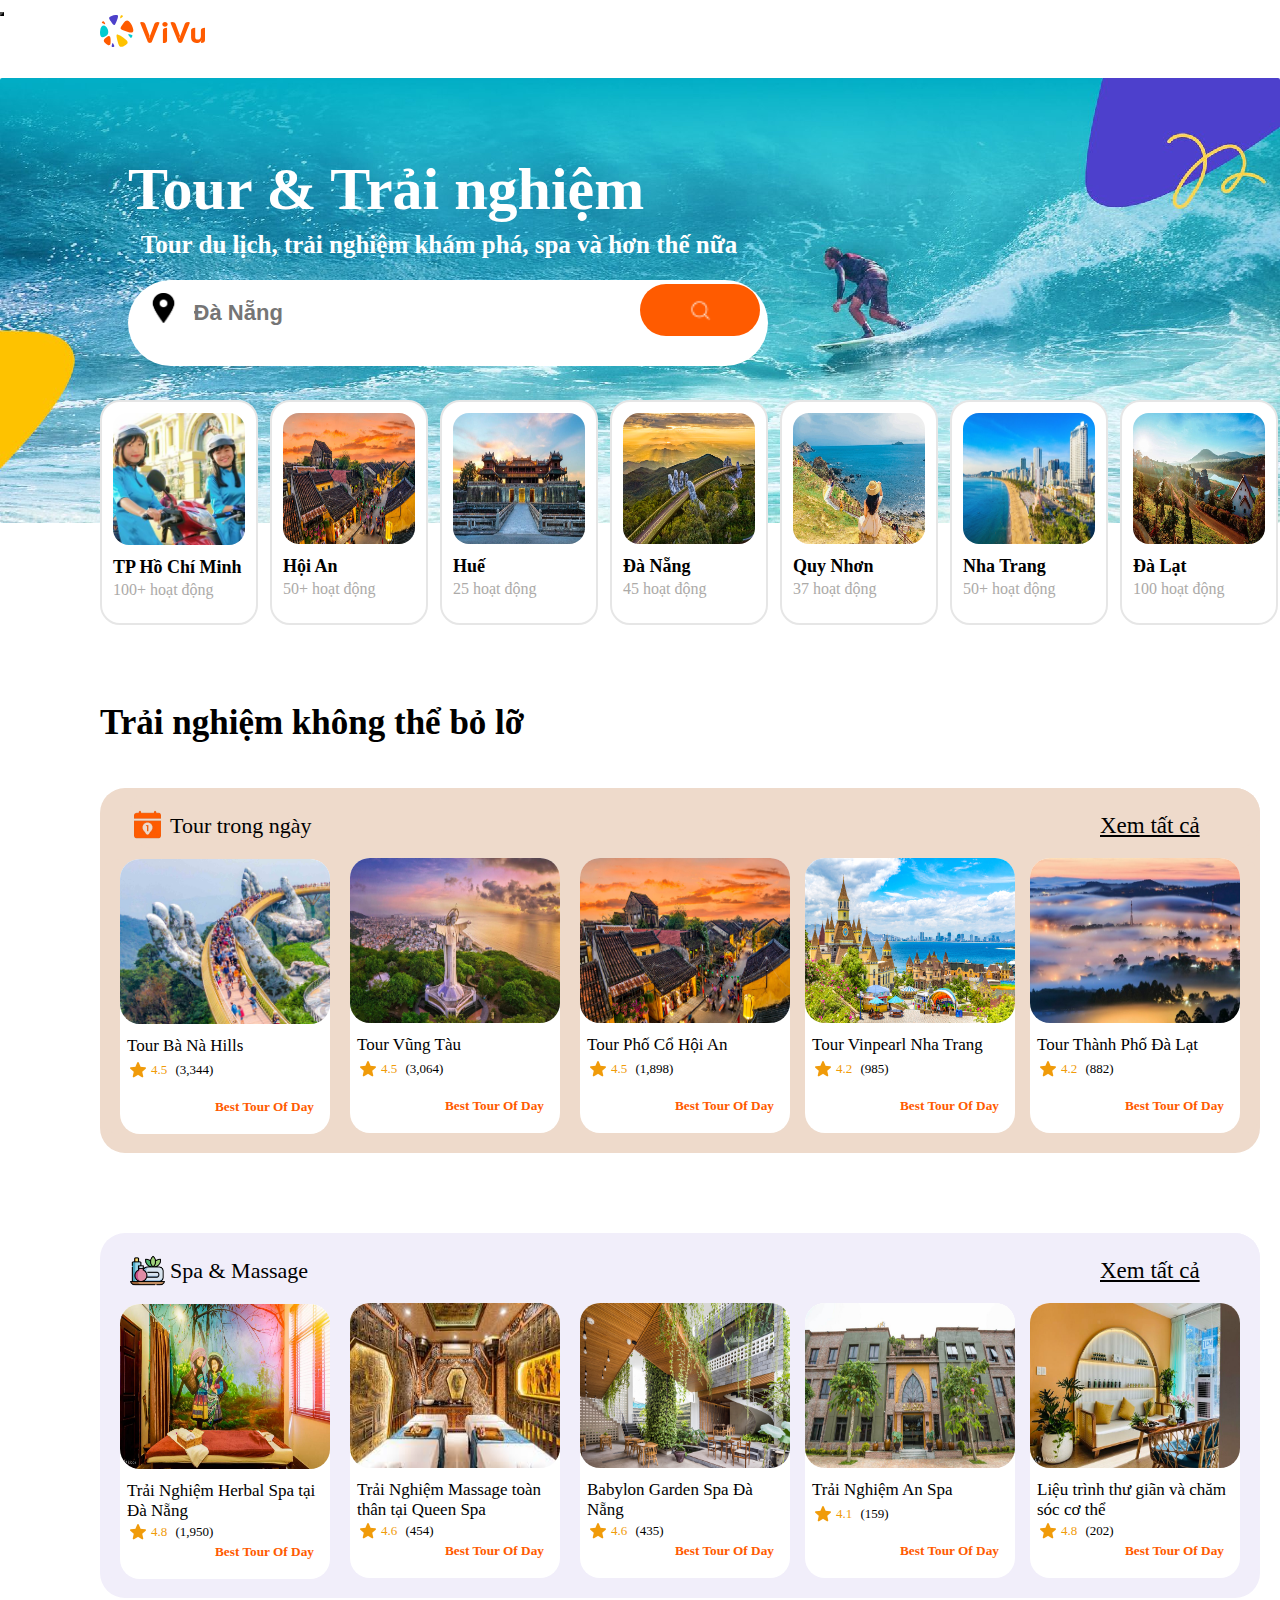
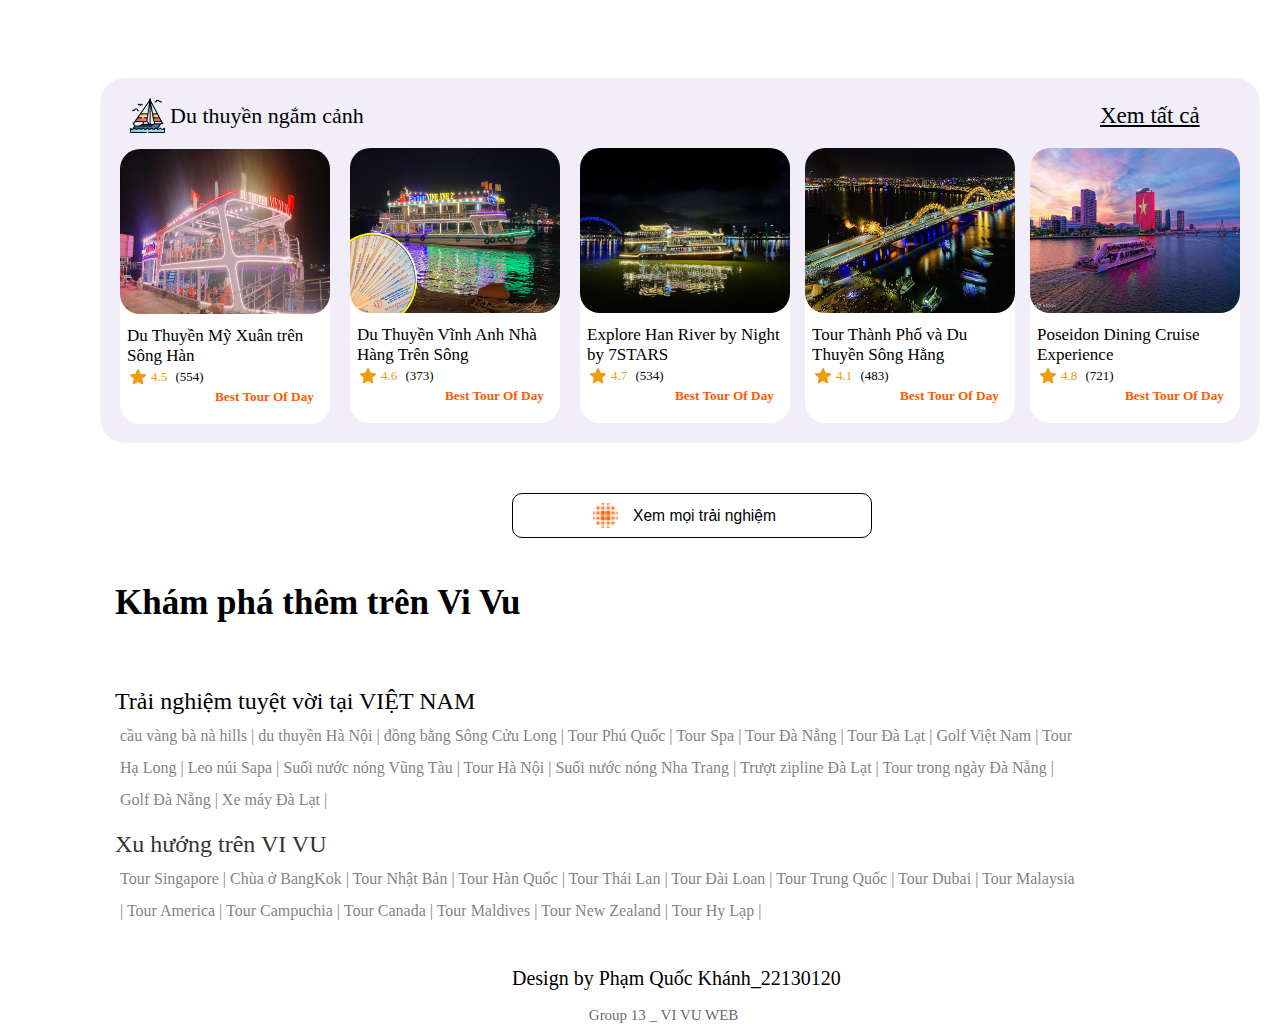
<file: tour.html>
<!DOCTYPE html>
<html lang="en">
<head>
    <meta charset="UTF-8">
    <meta name="viewport" content="width=device-width, initial-scale=1.0">
    <title>Tour</title>
    <link rel="stylesheet" href="./assets/css/tour.css">
</head>
<body>
    <div id="design">
        <a href="">
            <button></button>
        </a>
    </div>
    <!-- Header -->
    <div id="total_header">
        <!-- Header-top -->
        <div id="header">
            <div class="header-content">
                <div class="header-left">
                    <a href="index.html"> 
                    <div class="logo" >
                        <svg xmlns="http://www.w3.org/2000/svg" width="115" height="32" viewBox="0 0 115 32">
                            <g id="logo-icon">
                                <path
                                    d="M2.54763 8.36536C3.06015 8.61137 3.59026 8.82129 4.13396 8.99281C5.30016 9.3607 5.46157 9.20603 4.95716 8.16962C4.74383 7.73129 4.50605 7.30996 4.24603 6.9069C3.73787 6.11922 3.39541 5.82966 2.58517 6.51148C2.42393 6.64717 2.27315 6.79368 2.13362 6.94961C1.64432 7.49646 1.65049 7.93473 2.54763 8.36536Z"
                                    fill="#FF5B00"></path>
                                <path
                                    d="M14.1387 30.6133C13.9381 30.042 13.697 29.4846 13.4164 28.9461C12.8147 27.7909 12.5758 27.7861 12.1718 28.948C12.001 29.4393 11.8614 29.9363 11.7525 30.4362C11.5397 31.4131 11.579 31.8893 12.7068 31.9844C12.9312 32.0033 13.1559 32.0062 13.3793 31.9935C14.1627 31.9489 14.4898 31.6134 14.1387 30.6133Z"
                                    fill="#4D40CA"></path>
                                <path
                                    d="M29.9921 22.1916C29.5357 21.6588 29.1166 21.0934 28.739 20.4994C27.9292 19.2255 28.0621 18.9832 29.4582 19.2528C30.0487 19.3668 30.6266 19.5154 31.1899 19.6965C32.2907 20.0503 32.7449 20.3662 32.1901 21.552C32.0797 21.788 31.9531 22.015 31.8116 22.2316C31.3156 22.991 30.7912 23.1243 29.9921 22.1916Z"
                                    fill="#00CBD0"></path>
                                <path
                                    d="M22.4408 1.98794C22.0369 2.33178 21.6084 2.64744 21.1582 2.93187C20.1926 3.54195 20.009 3.44178 20.2133 2.39013C20.2997 1.94537 20.4124 1.50999 20.5496 1.08569C20.8178 0.2565 21.0572 -0.0856586 21.956 0.332238C22.1349 0.4154 22.3069 0.510793 22.4711 0.617347C23.0467 0.991023 23.1477 1.38605 22.4408 1.98794Z"
                                    fill="#FFC200"></path>
                                <path
                                    d="M5.42233 21.2638C0.93364 23.938 -0.367496 20.5653 0.0845712 16.146C0.792365 9.2268 5.42233 9.10795 7.59725 14.0515C8.91167 17.0392 8.41049 19.4836 5.42233 21.2638Z"
                                    fill="#00CBD0"></path>
                                <path
                                    d="M10.6485 26.0616C10.6485 26.811 10.6177 27.5533 10.5574 28.2872C10.4335 29.7926 9.45576 31.049 7.46783 29.7926C6.65317 29.2777 5.88662 28.6937 5.17642 28.0488C3.53171 26.5552 3.11245 25.1077 5.17642 23.3024C5.6975 22.8466 6.23639 22.4107 6.79193 21.9958C9.37625 20.0658 10.3777 21.3717 10.5759 24.0743C10.624 24.7305 10.6485 25.3932 10.6485 26.0616Z"
                                    fill="#FF5B00"></path>
                                <path
                                    d="M25.6517 24.6001C24.0483 23.2415 22.3469 21.9943 20.5596 20.8704C16.726 18.4598 15.9969 18.8556 16.8081 23.0109C17.1512 24.7683 17.5985 26.4886 18.1434 28.1651C19.2081 31.4414 20.1587 32.7933 23.7271 31.1421C24.4373 30.8135 25.1203 30.4366 25.772 30.0156C28.0574 28.5391 28.4584 26.9783 25.6517 24.6001Z"
                                    fill="#FFC200"></path>
                                <path
                                    d="M23.7952 7.67218C23.3049 8.31326 22.8329 8.96882 22.3797 9.6381C19.6944 13.6037 19.9603 13.7517 23.7952 15.4257C25.1767 16.0289 26.5971 16.5603 28.0514 17.0154C33.3695 18.6794 34.1829 16.8212 32.6334 12.2089C32.1916 10.8938 31.5799 9.65613 30.8244 8.52163C28.4711 4.98797 26.5415 4.08062 23.7952 7.67218Z"
                                    fill="#FF5B00"></path>
                                <path
                                    d="M15.4106 0.0412101C14.0773 0.169808 12.7917 0.461057 11.574 0.894807C8.25614 2.07667 8.74808 3.46615 10.576 6.12C10.9533 6.66782 11.3431 7.20642 11.7451 7.73538C13.8749 10.5385 14.4369 11.1585 16.165 7.18391C16.7289 5.88706 17.23 4.55679 17.6646 3.19692C18.4003 0.894806 18.2869 -0.236201 15.4106 0.0412101Z"
                                    fill="#4D40CA"></path>
                            </g>
                            <g id="logo-en"  transform="translate(40, 7)">
                                <path
                                    d="M65 17.9582C65 18.9331 64.6686 19.6838 64.0058 20.2103C63.343 20.7368 62.3589 21 61.0534 21V19.2744C61.3547 18.9624 61.6057 18.6309 61.8066 18.2799L61.5957 18.163C60.3304 20.0543 58.6232 21 56.4742 21C55.47 21 54.5561 20.7758 53.7327 20.3273C52.9092 19.8593 52.2565 19.2159 51.7745 18.3969C51.3125 17.5585 51.0815 16.6128 51.0815 15.5599V8.18942C51.0815 7.35098 51.4129 6.75627 52.0757 6.40529C52.7586 6.03482 53.803 5.84958 55.2089 5.84958V15.2674C55.2089 15.9694 55.4298 16.5251 55.8717 16.9345C56.3135 17.344 56.9562 17.5487 57.7998 17.5487C58.7638 17.5487 59.517 17.2563 60.0592 16.6713C60.6015 16.0669 60.8727 15.2967 60.8727 14.3607V8.18942C60.8727 7.35098 61.204 6.75627 61.8668 6.40529C62.5497 6.03482 63.5941 5.84958 65 5.84958V17.9582Z"
                                    fill="#FF5B00" />
                                <path
                                    d="M40.2125 21C39.128 21 38.4049 20.5223 38.0434 19.5669L30.3913 0.43872C30.6122 0.321728 30.9034 0.224233 31.265 0.146239C31.6466 0.0487459 31.998 0 32.3194 0C34.0466 0 35.1513 0.672703 35.6333 2.01811L39.9715 13.8343L39.2184 15.8231L39.5799 15.9694L44.7616 2.01811C45.2838 0.672703 46.3885 0 48.0756 0C48.3969 0 48.7383 0.0487459 49.0998 0.146239C49.4815 0.224233 49.7827 0.321728 50.0036 0.43872L42.3816 19.5669C42.0201 20.5223 41.2971 21 40.2125 21Z"
                                    fill="#FF5B00" />
                                <path
                                    d="M24.996 4.73816C24.2328 4.73816 23.5901 4.52368 23.0679 4.09471C22.5658 3.64624 22.3148 3.07103 22.3148 2.36908C22.3148 1.66713 22.5658 1.10167 23.0679 0.672703C23.5901 0.224235 24.2328 0 24.996 0C25.7592 0 26.3919 0.224235 26.894 0.672703C27.4162 1.10167 27.6773 1.66713 27.6773 2.36908C27.6773 3.07103 27.4162 3.64624 26.894 4.09471C26.3919 4.52368 25.7592 4.73816 24.996 4.73816ZM22.9173 8.18942C22.9173 7.35098 23.2587 6.75627 23.9416 6.40529C24.6245 6.03482 25.6588 5.84958 27.0446 5.84958V18.6602C27.0446 19.4986 26.7032 20.1031 26.0203 20.4735C25.3374 20.8245 24.3031 21 22.9173 21V8.18942Z"
                                    fill="#FF5B00" />
                                <path
                                    d="M9.82124 21C8.73668 21 8.01365 20.5223 7.65213 19.5669L0 0.43872C0.220928 0.321728 0.51215 0.224233 0.873668 0.146239C1.25527 0.0487459 1.60675 0 1.9281 0C3.65535 0 4.75999 0.672703 5.24201 2.01811L9.58023 13.8343L8.82706 15.8231L9.18858 15.9694L14.3703 2.01811C14.8925 0.672703 15.9972 0 17.6843 0C18.0056 0 18.347 0.0487459 18.7086 0.146239C19.0902 0.224233 19.3914 0.321728 19.6123 0.43872L11.9903 19.5669C11.6288 20.5223 10.9058 21 9.82124 21Z"
                                    fill="#FF5B00" />
                            </g>
                        </svg>
                    </div>
                </a>  
                </div>             
            </div>
        </div>
       
    <!--  -->
    <div id="First_Content">
        <!-- <div class="Picture"> -->
            <img src="./assets/images/tour/image_T_A_vertical_homepage_desktop_2x.jpg" class="img_main">
            <h1>Tour & Trải nghiệm</h1>
            <h2>Tour du lịch, trải nghiệm khám phá, spa và hơn thế nữa</h2>
            <div class="Btn_search">
                <div class="Frame_Find">
                    <img src="./assets/images/tour/location-sign-removebg-preview.png" class="Position">
                    <input type="text" placeholder="Đà Nẵng" class="Input_text">
                    <button class="Nav_btn_search">
                        <img src="./assets/images/tour/magnifying-glass.png" alt="" class="Icon_find">
                    </button>
                </div>   
            </div>
        <!-- </div> -->
         <div class="Nav_Picture">
            <a href="./HCM.html" target="_blank">
                <div class="Nav_p1">
                    <img src="./assets/images/tour/nav1.jpg" alt="">
                    <h3>TP Hồ Chí Minh</h3>
                    <h4>100+ hoạt động</h4>
                </div>
            </a>
            <a href="./HA.html" target="_blank">
                <div class="Nav_p2">
                    <img src="./assets/images/tour/nav2.jpg" alt="">
                    <h3>Hội An</h3>
                    <h4>50+ hoạt động</h4>
                </div>
            </a>
            <a href="./Hue.html" target="_blank">
                <div class="Nav_p3">
                    <img src="./assets/images/tour/nav3.jpg" alt="">
                    <h3>Huế</h3>
                    <h4>25 hoạt động</h4>
                </div>
            </a>
            <a href="./DN.html" target="_blank">
                <div class="Nav_p4">
                    <img src="./assets/images/tour/nav4.jpg" alt="">
                    <h3>Đà Nẵng</h3>
                    <h4>45 hoạt động</h4>
                </div>
            </a>
            <a href="./QN.html" target="_blank">
                <div class="Nav_p5">
                    <img src="./assets/images/tour/nav5.jpg" alt="">
                    <h3>Quy Nhơn</h3>
                    <h4>37 hoạt động</h4>
                </div>
            </a>
            <a href="./NT.html" target="_blank">
                <div class="Nav_p6">
                    <img src="./assets/images/tour/nav6.jpg" alt="">
                    <h3>Nha Trang</h3>
                    <h4>50+ hoạt động</h4>
                </div>
            </a>
            <a href="./DL.html" target="_blank">
                <div class="Nav_p7">
                    <img src="./assets/images/tour/nav7.jpg" alt="">
                    <h3>Đà Lạt</h3>
                    <h4>100 hoạt động</h4>
                </div>
            </a>
        </div>
    </div> 
    <!--  -->
    <div class="Experience">
        <h1>Trải nghiệm không thể bỏ lỡ</h1>
    </div>
    <!--  -->
    <div id="Tour_Day">
        <div class="Title">
            <img src="./assets/images/tour/category_experiences_l2_day_trips_36-removebg-preview.png" >
            <h3>Tour trong ngày</h3>
            <a href="">Xem tất cả</a>
        </div>
        <div class="Content">
         <div class="Nav_Day1">
            <img src="./assets/images/tour/nav_day1.jpg" class="pic">
            <h4>Tour Bà Nà Hills</h4>
            <img src="./assets/images/tour/star.png" class="star">
            <h6>4.5  <span class="nav_rate">(3,344)</span></h6>
            <h5>Best Tour Of Day</h5>
         </div>
         <div class="Nav_Day2">
            <img src="./assets/images/tour/nav_day2.jpg" class="pic">
            <h4>Tour Vũng Tàu</h4>
            <img src="./assets/images/tour/star.png" class="star">
            <h6>4.5  <span class="nav_rate">(3,064)</span></h6>
            <h5>Best Tour Of Day</h5>
         </div>
         <div class="Nav_Day3">
            <img src="./assets/images/tour/nav_day3.jpg" class="pic">
            <h4>Tour Phố Cổ Hội An</h4>
            <img src="./assets/images/tour/star.png" class="star">
            <h6>4.5  <span class="nav_rate">(1,898)</span></h6>
            <h5>Best Tour Of Day</h5>
         </div>
         <div class="Nav_Day4">
            <img src="./assets/images/tour/nav_day4.jpg" class="pic">
            <h4>Tour Vinpearl Nha Trang</h4>
            <img src="./assets/images/tour/star.png" class="star">
            <h6>4.2  <span class="nav_rate">(985)</span></h6>
            <h5>Best Tour Of Day</h5>
         </div>
         <div class="Nav_Day5">
            <img src="./assets/images/tour/nav_day5.jpg" class="pic">
            <h4>Tour Thành Phố Đà Lạt</h4>
            <img src="./assets/images/tour/star.png" class="star">
            <h6>4.2  <span class="nav_rate">(882)</span></h6>
            <h5>Best Tour Of Day</h5>
         </div>
        </div>
    </div>
    <!--  -->
    <div id="Spa_Massage">
        <div class="Title">
            <img src="./assets/images/tour/massage.png" >
            <h3>Spa & Massage</h3>
            <a href="">Xem tất cả</a>
        </div>
        <div class="Content">
         <div class="Nav_Day1">
            <img src="./assets/images/tour/nav_spa1.jpg" class="pic">
            <h4>Trải Nghiệm Herbal Spa tại Đà Nẵng</h4>
            <img src="./assets/images/tour/star.png" class="star">
            <h6>4.8  <span class="nav_rate">(1,950)</span></h6>
            <h5>Best Tour Of Day</h5>
         </div>
         <div class="Nav_Day2">
            <img src="./assets/images/tour/nav_spa2.jpg" class="pic">
            <h4>Trải Nghiệm Massage toàn thân tại Queen Spa</h4>
            <img src="./assets/images/tour/star.png" class="star">
            <h6>4.6  <span class="nav_rate">(454)</span></h6>
            <h5>Best Tour Of Day</h5>
         </div>
         <div class="Nav_Day3">
            <img src="./assets/images/tour/nav_spa3.jpg" class="pic">
            <h4>Babylon Garden Spa Đà Nẵng</h4>
            <img src="./assets/images/tour/star.png" class="star">
            <h6>4.6  <span class="nav_rate">(435)</span></h6>
            <h5>Best Tour Of Day</h5>
         </div>
         <div class="Nav_Day4">
            <img src="./assets/images/tour/nav_spa4.jpg" class="pic">
            <h4>Trải Nghiệm An Spa</h4>
            <img src="./assets/images/tour/star.png" class="star">
            <h6>4.1  <span class="nav_rate">(159)</span></h6>
            <h5>Best Tour Of Day</h5>
         </div>
         <div class="Nav_Day5">
            <img src="./assets/images/tour/nav_spa5.jpg" class="pic">
            <h4>Liệu trình thư giãn và chăm sóc cơ thể</h4>
            <img src="./assets/images/tour/star.png" class="star">
            <h6>4.8  <span class="nav_rate">(202)</span></h6>
            <h5>Best Tour Of Day</h5>
         </div>
        </div>
    </div>
    <!--  -->
    <div id="Yatch">
        <div class="Title">
            <img src="./assets/images/tour/sailboat.png" >
            <h3>Du thuyền ngắm cảnh</h3>
            <a href="">Xem tất cả</a>
        </div>
        <div class="Content">
         <div class="Nav_Day1">
            <img src="./assets/images/tour/nav_yatch1.jpg" class="pic">
            <h4>Du Thuyền Mỹ Xuân trên Sông Hàn</h4>
            <img src="./assets/images/tour/star.png" class="star">
            <h6>4.5  <span class="nav_rate">(554)</span></h6>
            <h5>Best Tour Of Day</h5>
         </div>
         <div class="Nav_Day2">
            <img src="./assets/images/tour/nav_yatch2.jpg" class="pic">
            <h4>Du Thuyền Vĩnh Anh Nhà Hàng Trên Sông</h4>
            <img src="./assets/images/tour/star.png" class="star">
            <h6>4.6  <span class="nav_rate">(373)</span></h6>
            <h5>Best Tour Of Day</h5>
         </div>
         <div class="Nav_Day3">
            <img src="./assets/images/tour/nav_yatch4.jpg" class="pic">
            <h4>Explore Han River by Night by 7STARS</h4>
            <img src="./assets/images/tour/star.png" class="star">
            <h6>4.7  <span class="nav_rate">(534)</span></h6>
            <h5>Best Tour Of Day</h5>
         </div>
         <div class="Nav_Day4">
            <img src="./assets/images/tour/nav_yatch3.jpg" class="pic">
            <h4>Tour Thành Phố và Du Thuyền Sông Hằng</h4>
            <img src="./assets/images/tour/star.png" class="star">
            <h6>4.1  <span class="nav_rate">(483)</span></h6>
            <h5>Best Tour Of Day</h5>
         </div>
         <div class="Nav_Day5">
            <img src="./assets/images/tour/nav_yatch5.jpg" class="pic">
            <h4>Poseidon Dining Cruise Experience</h4>
            <img src="./assets/images/tour/star.png" class="star">
            <h6>4.8  <span class="nav_rate">(721)</span></h6>
            <h5>Best Tour Of Day</h5>
         </div>
        </div>
    </div>

    <!--  -->
    <div id="See_More">
        <button>
            <img src="./assets/images/tour/blur.png" class="menu">
            <h3>Xem mọi trải nghiệm </h3>
        </button>
    </div>
    <!--  -->
    <div id="Discover">
        <div class="title">
            <h1>Khám phá thêm trên Vi Vu</h1>
        </div>
        <div class="title2">
            <h4>Trải nghiệm tuyệt vời tại VIỆT NAM</h4>
        </div>
        <div class="experince_VietNam">
            <a href="">cầu vàng bà nà hills | </a>
            <a href="">du thuyền Hà Nội | </a>
            <a href="">đồng bằng Sông Cửu Long | </a>
            <a href="">Tour Phú Quốc | </a>
            <a href="">Tour Spa | </a>
            <a href="">Tour Đà Nẵng | </a>
            <a href="">Tour Đà Lạt | </a>
            <a href=""> Golf Việt Nam | </a>
            <a href="">Tour Hạ Long | </a>
            <a href="">Leo núi Sapa | </a>
            <a href="">Suối nước nóng Vũng Tàu | </a>
            <a href="">Tour Hà Nội | </a>
            <a href=""> Suối nước nóng Nha Trang | </a>
            <a href="">Trượt zipline Đà Lạt | </a>
            <a href="">Tour trong ngày Đà Nẵng | </a>
            <a href=""> Golf Đà Nẵng | </a>
            <a href="">Xe máy Đà Lạt | </a>
        </div>
        <div class="title3">
            <h4>Xu hướng trên VI VU</h4>
        </div>
        <div class="trend">
            <a href="">Tour Singapore | </a>
            <a href="">Chùa ở BangKok | </a>
            <a href="">Tour Nhật Bản | </a>
            <a href="">Tour Hàn Quốc | </a>
            <a href="">Tour Thái Lan | </a>
            <a href="">Tour Đài Loan | </a>
            <a href="">Tour Trung Quốc | </a>
            <a href="">Tour Dubai | </a>
            <a href="">Tour Malaysia | </a>
            <a href="">Tour America | </a>
            <a href="">Tour Campuchia | </a>
            <a href="">Tour Canada | </a>
            <a href="">Tour Maldives | </a>
            <a href="">Tour New Zealand | </a>
            <a href="">Tour Hy Lạp | </a>
        </div>
    </div>
    <div id="Footer">
        <h3>Design by Phạm Quốc Khánh_22130120</h3>
        <h4>Group 13 _ VI VU WEB</h4>
       
    </div>
</body>
</html>
</file>
<file: assets/css/style.css>
* {
    margin: 0;
    padding: 0;
    box-sizing: border-box;
}
body {
    font-family: Cambria, Cochin, Georgia, Times, 'Times New Roman', serif;
}
#total_header {
    position: fixed;
    z-index: 1000;
    top: 0;
    left: 0;
    width: 100%;
    background: #fff;
}
#header {
    border-bottom: 1px solid #eee;
}
.header-content {
    height: 60px;
    width: 1160px;
    display: flex;
    justify-content: space-between;
    align-items: center;
    margin: 0 auto;
}
.header-left {
    display: flex;
    align-items: center;
    gap: 15px;
    position: relative;
}
.logo-en-fill {
    fill: #ff5b00;
}
.search-icon {
    position: absolute;
    top: 11px;
    left: 141px;
}
.search-input {
    background-color: #f5f5f5;
    border: 1px solid #fff;
    border-radius: 99rem;
    caret-color: #ff5b00;
    color: #212121;
    font-size: 14px;
    height: 42px;
    overflow: hidden;
    padding-left: 38px;
    padding-right: 12px;
    text-overflow: ellipsis;
    white-space: nowrap;
    width: 278px;
}
.menu {
    display: flex;
    align-items: center;
    gap: 6px;
}
.menu-item {
    display: flex;
    align-items: center;
    color: #333333;
    font-size: 12px;
    font-weight: 600;
    cursor: pointer;
}
.menu-item:hover {
    background: #f5f5f5;
    align-items: center;
    border-radius: 99rem;
    display: flex;
    height: 36px;
}
.login-btn {
    background: #ff5b00;
    border-radius: 120px;
    color: #fff;
    padding: 0 12px;
    font-size: 12px;
    font-weight: 600;
    height: 36px;
    line-height: 36px;
    white-space: nowrap;
    border: none;
    cursor: pointer;
}
.menu-item p {
    padding: 12px;
    gap: 2px;
}
.gift-img {
    height: 24px;
    margin-right: 6px;
    width: 24px;
}
#navbar {
    background-color: #fff;
    border-bottom: 1px solid #eee;
    height: 56px;
    display: flex;
    align-items: center;
    padding-left: 172px;
    gap: 8px;
}
.navbar-item {
    padding: 12px;
    display: flex;
    align-items: center;
    cursor: pointer;
}
.navbar-item-title {
    color: #333333;
    font-weight: 600;
    font-size: 14px;
    text-decoration: none;
}
.navbar-item:hover {
    background: #f5f5f5;
    align-items: center;
    border-radius: 99rem;
    display: flex;
    height: 36px;
}
.barie {
    color: #eee;
}
#banner {
    background: url('../images/slide.webp') no-repeat;
    background-size: cover;
    background-color: #eee;
    height: 480px;
    overflow: hidden;
    position: relative;
    margin-top: 116px;
}
.banner-item {
    color: #fff;
    left: 50%;
    position: absolute;
    top: 50%;
    transform: translate(-50%,-50%);
    width: 1160px;
    z-index: 800;
}
.banner-title {
    font-size: 60px;
    font-weight: 600;
    line-height: 1.32;
    margin-bottom: 2px;
    min-width: 750px;
}
.banner-text {
    font-size: 20px;
    font-weight: 400;
    line-height: 30px;
    margin: 0 0 20px;
}
.banner-search {
    position: relative;
}
.banner-input {
    align-items: center;
    background: #fff;
    border: 1px solid transparent;
    border-radius: 12px;
    box-sizing: border-box;
    color: #212121;
    display: flex;
    height: 56px;
    padding: 0 3px 0 47px;
    width: 800px;
}
.banner-input::placeholder {
    font-size: 18px;
}
.banner-search-icon {
    color: #8a8a8a;
    position: absolute;
    top: 17px;
    left: 15px;
}
.discover-btn {
    align-items: center;
    background: #ff5b00;
    border-radius: 8px;
    color: #fff;
    cursor: pointer;
    display: flex;
    flex: none;
    font-size: 16px;
    font-weight: 500;
    height: 48px;
    line-height: 1.5;
    margin-left: 16px;
    padding: 0 40px;
    border: none;
    position: absolute;
    top: 4px;
    right: 365px;
}
#container {
    color: #212121;
    padding-bottom: 60px;
}
.choose_klook {
    margin: 0 auto;
    width: 1160px;
}
.choose_title {
    padding: 72px 0 32px;
    font-size: 28px;
    font-weight: 500;
}
.choose_list {
    width: 100%;
    display: flex;
    justify-content: space-between;
}
.choose_item {
    color: #212121;
    margin-right: 32px;
    width: calc(25% - 24px);
}
.choose_item:last-child {
    margin-right: 0;
}
.choose_item_img {
    width: 56px;
    height: 56px;
}
.choose_item_title {
    font-size: 20px;
    font-weight: 600;
    line-height: 1.32;
    margin-top: 15px;
}
.choose_item_desc {
    font-size: 14px;
    font-weight: 400;
    line-height: 1.5;
    margin-top: 8px;
}
.hot_klook {
    margin: 0 auto;
    width: 1160px;
}
.hot_item {
    display: flex;
    overflow: hidden;
    margin-bottom: 30px;
    width: 373px;
    cursor: pointer;
    flex-direction: column;
    background-color: rgb(255, 255, 255);
    border-radius: 8px;
    padding: 0px 0px 24px;
    margin: 0px;
    border: 1px solid #e0e0e0;
    transform-style: preserve-3d;
    transition: box-shadow .2s ease,transform .2s ease;
}
.hot_item_title {
    background-size: cover;
    background-position: center center;
    background-repeat: no-repeat;
    background-color: transparent;
    border-radius: 0px;
    height: 88px;
    width: 100%;
    padding: 0px 24px;
    margin: 0px;
    background-image: url('../images/hot-bg.webp');
    align-items: center;
    display: flex;
    font-size: 18px;
    font-weight: 500;
}
.underline {
    display: flex;
    overflow: hidden;
    background-color: rgba(255, 87, 34, 0.08);
    height: 2px;
    margin: 0px 24px;
}
.introduce_img {
    position: relative;
    overflow: hidden;
    background-color: rgb(233, 233, 233);
    border-radius: 8px;
    height: 68px;
    width: 68px;
    flex-shrink: 0;
}
.introduce_item {
    display: flex;
    gap: 7px;
    position: relative;
    margin: 16px 24px 0px;
}
.hot_item:hover {
    box-shadow: 0 4px 20px 0 rgba(0,0,0,.08);
    transform: translateY(-4px);
}
.introduce_title {
    font-size: 14px;
    line-height: 20px;
    color: rgb(33, 33, 33);
    max-height: 40px;
    overflow: hidden;
    text-overflow: ellipsis;
    word-break: break-word;
}
.desc-text {
    font-size: 12px;
    line-height: 16px;
    color: rgb(255, 151, 53);
    max-height: 16px;
    overflow: hidden;
    text-overflow: ellipsis;
    word-break: break-all;
}
.hot-icon {
    height: 10px;
    width: 8px;
}
.hot_top_img {
    position: absolute;
    left: 0px;
    top: 0px;
    height: 22px;
    width: 18px;
    flex-shrink: 0;
}
.list_host_item {
    display: flex;
    justify-content: space-between;
    gap: 15px;
}
.where_klook {
    margin: 0 auto;
    width: 1160px;
}
.address_list {
    display: flex;
    justify-content: space-between;
    gap: 10px;
}
.address_item {
    color: #fff;
    margin-right: 20px;
    position: relative;
    width: 176.67px;
    height: 236px;
    overflow: hidden;
    cursor: pointer;
    background: url('../images/add1.webp');
    background-size: cover;
    background-position: center;
    background-repeat: no-repeat;
    background-color: rgb(233, 233, 233);
    border-radius: 8px;
    border: 1px solid #e0e0e0;
    transform-style: preserve-3d;
    transition: box-shadow .2s ease,transform .2s ease;
}
.address_item:hover {
    box-shadow: 0 4px 20px 0 rgba(0,0,0,.08);
    transform: translateY(-4px);
    z-index: 2;
}
.address_item:last-child {
    margin-right: 0;
}
.danang {
    background: url('../images/add2.webp');
    background-size: cover;
    background-position: center;
    background-repeat: no-repeat;
}
.hanoi {
    background: url('../images/add3.webp');
    background-size: cover;
    background-position: center;
    background-repeat: no-repeat;
}
.bangkok {
    background: url('../images/add4.webp');
    background-size: cover;
    background-position: center;
    background-repeat: no-repeat; 
}
.singapore {
    background: url('../images/add5.webp');
    background-size: cover;
    background-position: center;
    background-repeat: no-repeat; 
}
.phuquoc {
    background: url('../images/add6.webp');
    background-size: cover;
    background-position: center;
    background-repeat: no-repeat; 
}
.address_main {
    position: absolute;
    overflow: hidden;
    left: 0px;
    top: 0px;
    right: 0px;
    bottom: 0px;
    background-image: linear-gradient(to bottom,#00000000 0%,#00000080 100%);
    border-radius: 6px;
}
.address_title {
    font-size: 20px;
    line-height: 26px;
    color: rgb(255, 255, 255);
    font-weight: 500;
    max-height: 78px;
    overflow: hidden;
    text-overflow: ellipsis;
    word-break: break-word;
    position: absolute;
    bottom: 22px;
    left: 33px;
}
.view_all {
    display: flex;
    justify-content: center;
    margin: auto;
    margin-top: 32px;
    text-align: center;
    min-width: 320px;
    border-radius: 8px;
    font-size: 14px;
    font-weight: 600;
    line-height: 20px;
    padding: 7px 16px;
    background-color: transparent;
    border: 1px solid #4a4a4a;
    color: #212121;
    cursor: pointer;
}
.view_all:hover {
    background-color: rgba(0,0,0,.06);
}
#footer {
    border-top: 1px solid #9999993d;
    border-bottom: 1px solid #9999993d;
}
.footer_top {
    padding: 32px 0;
}
.footer_top {
    margin: 0 auto;
    width: 1160px;
}
.footer-top-content {
    display: flex;
    justify-content: space-between;
}
.footer-top-list {
    display: flex;
    justify-content: space-between;
    gap: 90px;
}
.footer-item-title {
    color: #212121;
    font-size: 14px;
    font-weight: 500;
    line-height: 1.5;
}
.footer-item-content {
    margin-top: 12px;
    display: flex;
    flex-direction: column;
}
.content-text {
    color: #757575;
    cursor: pointer;
    font-size: 12px;
    font-weight: 400;
    line-height: 1.5;
    text-decoration: none;
    margin-bottom: 8px;
}
.footer-end {
    font-size: 12px;
    font-weight: 400;
    line-height: 1.5;
    padding: 24px 0;
    text-align: left;
}
.footer-end-text {
    display: flex;
    align-items: center;
    gap: 25px;
    margin: 0 auto;
    width: 1160px;
}
.text-content {
    font-size: 12px;
    font-weight: 400;
    line-height: 1.5;
    padding: 24px 0;
    color: #757575;
}
.footer-img {
    width: 107px;
    height: 40px;
}
</file>
<file: assets/css/DL.css>
* {
    margin: 0;
    padding: 0;
    box-sizing: border-box;
}
body {
    font-family: Cambria, Cochin, Georgia, Times, 'Times New Roman', serif;
    height: 1200px;
}
#total_header {
    position: fixed;
    z-index: 1000;
    top: 0;
    left: 0;
    width: 100%;
    background: #fff;
    height: auto;
}
#header {
    border-bottom: 1px solid #eee;
}
.header-content {
    height: 60px;
    width: 1160px;
    display: flex;
    justify-content: space-between;
    align-items: center;
    margin: 0 auto;
}
.header-left {
    display: flex;
    align-items: center;
    gap: 15px;
    position: relative;
}
.logo-en-fill {
    fill: #ff5b00;
}
.search-icon {
    position: absolute;
    top: 11px;
    left: 141px;
}
.search-input {
    background-color: #f5f5f5;
    border: 1px solid #fff;
    border-radius: 99rem;
    caret-color: #ff5b00;
    color: #212121;
    font-size: 14px;
    height: 42px;
    overflow: hidden;
    padding-left: 38px;
    padding-right: 12px;
    text-overflow: ellipsis;
    white-space: nowrap;
    width: 278px;
}
.menu {
    display: flex;
    align-items: center;
    gap: 6px;
}
.menu-item {
    display: flex;
    align-items: center;
    color: #333333;
    font-size: 12px;
    font-weight: 600;
    cursor: pointer;
}
.menu-item:hover {
    background: #f5f5f5;
    align-items: center;
    border-radius: 99rem;
    display: flex;
    height: 36px;
}
.login-btn {
    background: #ff5b00;
    border-radius: 120px;
    color: #fff;
    padding: 0 12px;
    font-size: 12px;
    font-weight: 600;
    height: 36px;
    line-height: 36px;
    white-space: nowrap;
    border: none;
    cursor: pointer;
}
.menu-item p {
    padding: 12px;
    gap: 2px;
}
.gift-img {
    height: 24px;
    margin-right: 6px;
    width: 24px;
}
/* ---------- First Content */
#First_Content img{
    height: 250px;
    width: 1349px;
    display: -webkit-box;
    display: flex;
    -webkit-box-align: center;
    align-items: center;
    position: relative;
    z-index: 1;
}
#First_Content .Title h2{
    position: absolute;
    top: 110px;
    left: 100px;
    z-index: 2;
    color: white;
    font-size: 35px;
    font-weight: 500;
}
#First_Content .Input{
    display: flex;
    align-items: center;
    width: 400px;
    height: 48px;
    background: #fff;
    box-shadow: 0 4px 10px 0 rgba(0,0,0,.14);
    border-radius: 9999px;
    padding: 6px 0;
    box-sizing: border-box;
    position: absolute;
    top: 160px;
    z-index: 2;
    left: 100px;
    cursor: pointer;
}
#First_Content .Input .Input_text{
    position: absolute;
    border: none;
    outline: none;
    font-size: 20px;
    line-height: 132%;
    caret-color: #ff5b00;
    -webkit-box-flex: 1;
    flex: 1;
    margin: 8px;
    left: 60px;
    z-index: 2;
}
#First_Content .Input .Icon_find{
    width: 22px;
    height: 22px;
    position: absolute;
    left: 30px;
    opacity: 0.8;
}
/* ---------------------- Second_Content */
#Second_Content{
    z-index: 9999;
}
.dropdown {
    position: relative;
    display: inline-block;
  }

  .dropdown-btn {
    background-color: white;
    color: black;
    padding: 10px;
    border: none;
    cursor: pointer;
    border: 1px solid black;
    border-radius: 15px;
    width: 150px;
    display: flex;
    align-items: center;
    margin-left: 100px;
    margin-top: 60px;
  }

  .dropdown-content {
    display: none;
    position: absolute;
    background-color: #f9f9f9;
    min-width: 160px;
    box-shadow: 0px 8px 16px 0px rgba(0,0,0,0.2);
    z-index: 1;
    border-radius: 15px;
    margin-left: 100px;
    z-index: 9999;
  }

  .dropdown-content a {
    color: black;
    padding: 12px 16px;
    text-decoration: none;
    display: block;
    border-radius: 15px;
  }

  .dropdown-content a:hover {
    background-color: #cfa37a;
  }

  /* Hiển thị menu khi hover hoặc click vào button */
  .dropdown:hover .dropdown-content, .dropdown-btn:focus + .dropdown-content {
    display: block;
  }

 .down{
    width: 20px;
    height: 20px;
    display: flex;
    align-items: center;
    font-weight: 700;
    margin-left: 10px;
 }
 /* ------------- */
 .Nav_2 button{
    height: 30px;
    width: 110px;
    border-radius: 15px;
    border: 1px solid black;
    background-color: rgb(216, 210, 210);
    position: absolute;
    top: 317px;
    margin-left: 280px;
 }
 .Nav_2 button:hover{
    background-color: #eee;
 }
 /* ------------- */
 .Nav_3 button{
    height: 30px;
    width: 110px;
    border-radius: 15px;
    border: 1px solid black;
    background-color: rgb(216, 210, 210);
    position: absolute;
    top: 317px;
    margin-left: 420px;
 }
 .Nav_3 button:hover{
    background-color: #eee;
 }
 /* ------------- */
 .Nav_4 button{
    height: 30px;
    width: 110px;
    border-radius: 15px;
    border: 1px solid black;
    background-color: rgb(216, 210, 210);
    position: absolute;
    top: 317px;
    margin-left: 560px;
 }
 .Nav_4 button:hover{
    background-color: #eee;
 }
  /* ------------- */
  .dropdown {
    position: relative;
    display: inline-block;
  }

  .dropdown-btn1 {
    background-color: white;
    color: black;
    padding: 10px;
    border: none;
    cursor: pointer;
    border: 1px solid black;
    border-radius: 15px;
    width: 150px;
    display: flex;
    align-items: center;
    margin-left: 750px;
    position: absolute;
    top: 310px;
    z-index: 1;
  }

  .dropdown-content1 {
    display: none;
    position: absolute;
    background-color: #f9f9f9;
    min-width: 160px;
    box-shadow: 0px 8px 16px 0px rgba(0,0,0,0.2);
    z-index: 9999;
    border-radius: 15px;
    margin-left: 750px;
  }

  .dropdown-content1 a {
    color: black;
    padding: 12px 16px;
    text-decoration: none;
    display: block;
    border-radius: 15px;
  }

  .dropdown-content1 a:hover {
    background-color: #cfa37a;
  }

  /* Hiển thị menu khi hover hoặc click vào button */
  .dropdown:hover .dropdown-content1, .dropdown-btn1:focus + .dropdown-content1 {
    display: block;
  }

 .down1{
    width: 20px;
    height: 20px;
    display: flex;
    align-items: center;
    font-weight: 700;
    margin-left: 10px;
 }
 /* ------------- */
 .dropdown {
    position: relative;
    display: inline-block;
  }

  .dropdown-btn2 {
    background-color: white;
    color: black;
    padding: 10px;
    border: none;
    cursor: pointer;
    border: 1px solid black;
    border-radius: 15px;
    width: 150px;
    display: flex;
    align-items: center;
    margin-left: 950px;
    position: absolute;
    top: 310px;
  }

  .dropdown-content2 {
    display: none;
    position: absolute;
    background-color: #f9f9f9;
    min-width: 160px;
    box-shadow: 0px 8px 16px 0px rgba(0,0,0,0.2);
    z-index: 9999;
    border-radius: 15px;
    margin-left: 950px;
  }

  .dropdown-content2 a {
    color: black;
    padding: 12px 16px;
    text-decoration: none;
    display: block;
    border-radius: 15px;
  }

  .dropdown-content2 a:hover {
    background-color: #cfa37a;
  }

  /* Hiển thị menu khi hover hoặc click vào button */
  .dropdown:hover .dropdown-content2, .dropdown-btn2:focus + .dropdown-content2 {
    display: block;
  }

 .down2{
    width: 20px;
    height: 20px;
    display: flex;
    align-items: center;
    font-weight: 700;
    margin-left: 10px;
 }
 /* ------------------- */
 .Nav_7 button{
    height: 50px;
    width: 110px;
    border-radius: 15px;
    border: 2px solid black;
    background-color: rgb(255, 255, 255);
    position: absolute;
    top: 305px;
    margin-left: 1220px;
    font-size: 20px;
 }
 .Nav_7 button:hover{
    background-color: #eee;
 }

/* ----------------------------------------------------------------------------
----------------------------------------
Second2 */
#Second2 .Title1 h5{
    position: absolute;
    left: 110px;
    font-size: 20px;
    top: 400px;
    font-weight: 300;
}
#Second2 .Title2 h5{
    position: absolute;
    left: 1000px;
    font-size: 20px;
    top: 400px;
    font-weight: 300;
}
.dropdown {
    position: relative;
    display: inline-block;
  }

  .dropdown-btn3 {
    background-color: white;
    color: black;
    padding: 10px;
    border: none;
    cursor: pointer;
    border: 1px solid black;
    border-radius: 15px;
    width: 150px;
    display: flex;
    align-items: center;
    margin-left: 1150px;
    position: absolute;
    top: 390px;
    z-index: 9999;
  }

  .dropdown-content3 {
    display: none;
    position: absolute;
    background-color: #f9f9f9;
    min-width: 160px;
    box-shadow: 0px 8px 16px 0px rgba(0,0,0,0.2);
    z-index: 9999;
    border-radius: 15px;
    margin-left: 1142px;
    margin-top: 80px;
  }

  .dropdown-content3 a {
    color: black;
    padding: 12px 16px;
    text-decoration: none;
    display: block;
    border-radius: 15px;
  }

  .dropdown-content3 a:hover {
    background-color: #cfa37a;
  }

  /* Hiển thị menu khi hover hoặc click vào button */
  .dropdown:hover .dropdown-content3, .dropdown-btn3:focus + .dropdown-content3 {
    display: block;
  }

 .down3{
    width: 20px;
    height: 20px;
    display: flex;
    align-items: center;
    font-weight: 700;
    margin-left: 10px;
 }
 /* -----------------------------------------------------------------------------
 ----------------- 
 Main Content */
#Main{
   z-index: 1;
}
.Nav_Day1{
    background-color: white;
    height: 325px;
    width: 275px;
    z-index: 2;
    position: relative;
    margin-left: 100px;
    border-radius: 20px;
    margin-top: 122px;
    cursor: pointer;
    transition: transform 0.1s ease;
    border: 1px solid rgb(209, 206, 206);
}
 .Nav_Day1 .pic{
    position: absolute;
    left: 0;
    top: 0;
    width: 100%;
    height: 60%;
    border-radius: 20px;
}
 .Nav_Day1 h4{
    position: absolute;
    top: 200px;
    left: 7px;
    font-size: 25px;
    font-weight: 500;
}
.Nav_Day1 .star{
    position: absolute;
    top: 240px;
    left: 10px;
}
.Nav_Day1 h6{
    position: absolute;
    top: 240px;
    left: 31px;
    font-size: 13px;
    font-weight: 100;
    color: rgb(240,155,10);
}
.Nav_Day1 .nav_rate{
    color: black;
    padding-left: 5px;
}
.Nav_Day1 h5{
    position: absolute;
    top: 280px;
    left: 125px;
    color: #ff5b00;
}
.Nav_Day1:hover{
    transform: scale(1.005) translateY(-5px);
}
 /* --------------------- */
 .Nav_Day2{
    background-color: white;
    height: 325px;
    width: 275px;
    z-index: 2;
    position: absolute;
    left: 420px;
    border-radius: 20px;
    top: 473px;
    cursor: pointer;
    transition: transform 0.1s ease;
    border: 1px solid rgb(209, 206, 206);
}
 .Nav_Day2 .pic{
    position: absolute;
    left: 0;
    top: 0;
    width: 100%;
    height: 60%;
    border-radius: 20px;
}
 .Nav_Day2 h4{
    position: absolute;
    top: 200px;
    left: 7px;
    font-size: 25px;
    font-weight: 500;
}
.Nav_Day2 .star{
    position: absolute;
    top: 240px;
    left: 10px;
}
.Nav_Day2 h6{
    position: absolute;
    top: 240px;
    left: 31px;
    font-size: 13px;
    font-weight: 100;
    color: rgb(240,155,10);
}
.Nav_Day2 .nav_rate{
    color: black;
    padding-left: 5px;
}
.Nav_Day2 h5{
    position: absolute;
    top: 280px;
    left: 125px;
    color: #ff5b00;
}
.Nav_Day2:hover{
    transform: scale(1.005) translateY(-5px);
}
/* -------------------------------- */
.Nav_Day3{
    background-color: white;
    height: 325px;
    width: 275px;
    z-index: 2;
    position: absolute;
    left: 740px;
    border-radius: 20px;
    top: 473px;
    cursor: pointer;
    transition: transform 0.1s ease;
    border: 1px solid rgb(209, 206, 206);
}
 .Nav_Day3 .pic{
    position: absolute;
    left: 0;
    top: 0;
    width: 100%;
    height: 60%;
    border-radius: 20px;
}
 .Nav_Day3 h4{
    position: absolute;
    top: 200px;
    left: 7px;
    font-size: 25px;
    font-weight: 500;
}
.Nav_Day3 .star{
    position: absolute;
    top: 240px;
    left: 10px;
}
.Nav_Day3 h6{
    position: absolute;
    top: 240px;
    left: 31px;
    font-size: 13px;
    font-weight: 100;
    color: rgb(240,155,10);
}
.Nav_Day3 .nav_rate{
    color: black;
    padding-left: 5px;
}
.Nav_Day3 h5{
    position: absolute;
    top: 280px;
    left: 125px;
    color: #ff5b00;
}
.Nav_Day3:hover{
    transform: scale(1.005) translateY(-5px);
}
/* ------------------------------------- */
.Nav_Day4{
    background-color: white;
    height: 325px;
    width: 275px;
    z-index: 2;
    position: absolute;
    left: 1060px;
    border-radius: 20px;
    top: 473px;
    cursor: pointer;
    transition: transform 0.1s ease;
    border: 1px solid rgb(209, 206, 206);
}
 .Nav_Day4 .pic{
    position: absolute;
    left: 0;
    top: 0;
    width: 100%;
    height: 60%;
    border-radius: 20px;
}
 .Nav_Day4 h4{
    position: absolute;
    top: 200px;
    left: 7px;
    font-size: 25px;
    font-weight: 500;
}
.Nav_Day4 .star{
    position: absolute;
    top: 240px;
    left: 10px;
}
.Nav_Day4 h6{
    position: absolute;
    top: 240px;
    left: 31px;
    font-size: 13px;
    font-weight: 100;
    color: rgb(240,155,10);
}
.Nav_Day4 .nav_rate{
    color: black;
    padding-left: 5px;
}
.Nav_Day4 h5{
    position: absolute;
    top: 280px;
    left: 125px;
    color: #ff5b00;
}
.Nav_Day4:hover{
    transform: scale(1.005) translateY(-5px);
}
/* ---------------------------------------- */
.Nav_Day5{
    background-color: white;
    height: 325px;
    width: 275px;
    z-index: 2;
    position: absolute;
    left: 100px;
    border-radius: 20px;
    top: 840px;
    cursor: pointer;
    transition: transform 0.1s ease;
    border: 1px solid rgb(209, 206, 206);
}
 .Nav_Day5 .pic{
    position: absolute;
    left: 0;
    top: 0;
    width: 100%;
    height: 60%;
    border-radius: 20px;
}
 .Nav_Day5 h4{
    position: absolute;
    top: 200px;
    left: 7px;
    font-size: 25px;
    font-weight: 500;
}
.Nav_Day5 .star{
    position: absolute;
    top: 240px;
    left: 10px;
}
.Nav_Day5 h6{
    position: absolute;
    top: 240px;
    left: 31px;
    font-size: 13px;
    font-weight: 100;
    color: rgb(240,155,10);
}
.Nav_Day5 .nav_rate{
    color: black;
    padding-left: 5px;
}
.Nav_Day5 h5{
    position: absolute;
    top: 280px;
    left: 125px;
    color: #ff5b00;
}
.Nav_Day5:hover{
    transform: scale(1.005) translateY(-5px);
}
#Footer{
    position: relative;
}
#Footer h3{
    position: absolute;
    left: 40%;
    top: 450px;
    font-weight: 100;
    font-size: 20px;
}
#Footer h4{
    position: absolute;
    left: 46%;
    top: 490px;
    font-weight: 100;
    font-size: 15px;
    opacity: 0.6;
}
#Footer h5{
    position: absolute;
    left: 80%;
    top: 80px;
    font-weight: 100;
}
</file>
<file: assets/css/DN.css>
* {
    margin: 0;
    padding: 0;
    box-sizing: border-box;
}
body {
    font-family: Cambria, Cochin, Georgia, Times, 'Times New Roman', serif;
    height: 1200px;
}
#total_header {
    position: fixed;
    z-index: 1000;
    top: 0;
    left: 0;
    width: 100%;
    background: #fff;
    height: auto;
}
#header {
    border-bottom: 1px solid #eee;
}
.header-content {
    height: 60px;
    width: 1160px;
    display: flex;
    justify-content: space-between;
    align-items: center;
    margin: 0 auto;
}
.header-left {
    display: flex;
    align-items: center;
    gap: 15px;
    position: relative;
}
.logo-en-fill {
    fill: #ff5b00;
}
.search-icon {
    position: absolute;
    top: 11px;
    left: 141px;
}
.search-input {
    background-color: #f5f5f5;
    border: 1px solid #fff;
    border-radius: 99rem;
    caret-color: #ff5b00;
    color: #212121;
    font-size: 14px;
    height: 42px;
    overflow: hidden;
    padding-left: 38px;
    padding-right: 12px;
    text-overflow: ellipsis;
    white-space: nowrap;
    width: 278px;
}
.menu {
    display: flex;
    align-items: center;
    gap: 6px;
}
.menu-item {
    display: flex;
    align-items: center;
    color: #333333;
    font-size: 12px;
    font-weight: 600;
    cursor: pointer;
}
.menu-item:hover {
    background: #f5f5f5;
    align-items: center;
    border-radius: 99rem;
    display: flex;
    height: 36px;
}
.login-btn {
    background: #ff5b00;
    border-radius: 120px;
    color: #fff;
    padding: 0 12px;
    font-size: 12px;
    font-weight: 600;
    height: 36px;
    line-height: 36px;
    white-space: nowrap;
    border: none;
    cursor: pointer;
}
.menu-item p {
    padding: 12px;
    gap: 2px;
}
.gift-img {
    height: 24px;
    margin-right: 6px;
    width: 24px;
}
/* ---------- First Content */
#First_Content img{
    height: 250px;
    width: 1349px;
    display: -webkit-box;
    display: flex;
    -webkit-box-align: center;
    align-items: center;
    position: relative;
    z-index: 1;
}
#First_Content .Title h2{
    position: absolute;
    top: 110px;
    left: 100px;
    z-index: 2;
    color: white;
    font-size: 35px;
    font-weight: 500;
}
#First_Content .Input{
    display: flex;
    align-items: center;
    width: 400px;
    height: 48px;
    background: #fff;
    box-shadow: 0 4px 10px 0 rgba(0,0,0,.14);
    border-radius: 9999px;
    padding: 6px 0;
    box-sizing: border-box;
    position: absolute;
    top: 160px;
    z-index: 2;
    left: 100px;
    cursor: pointer;
}
#First_Content .Input .Input_text{
    position: absolute;
    border: none;
    outline: none;
    font-size: 20px;
    line-height: 132%;
    caret-color: #ff5b00;
    -webkit-box-flex: 1;
    flex: 1;
    margin: 8px;
    left: 60px;
    z-index: 2;
}
#First_Content .Input .Icon_find{
    width: 22px;
    height: 22px;
    position: absolute;
    left: 30px;
    opacity: 0.8;
}
/* ---------------------- Second_Content */
#Second_Content{
    z-index: 9999;
}
.dropdown {
    position: relative;
    display: inline-block;
  }

  .dropdown-btn {
    background-color: white;
    color: black;
    padding: 10px;
    border: none;
    cursor: pointer;
    border: 1px solid black;
    border-radius: 15px;
    width: 150px;
    display: flex;
    align-items: center;
    margin-left: 100px;
    margin-top: 60px;
  }

  .dropdown-content {
    display: none;
    position: absolute;
    background-color: #f9f9f9;
    min-width: 160px;
    box-shadow: 0px 8px 16px 0px rgba(0,0,0,0.2);
    z-index: 1;
    border-radius: 15px;
    margin-left: 100px;
    z-index: 9999;
  }

  .dropdown-content a {
    color: black;
    padding: 12px 16px;
    text-decoration: none;
    display: block;
    border-radius: 15px;
  }

  .dropdown-content a:hover {
    background-color: #cfa37a;
  }

  /* Hiển thị menu khi hover hoặc click vào button */
  .dropdown:hover .dropdown-content, .dropdown-btn:focus + .dropdown-content {
    display: block;
  }

 .down{
    width: 20px;
    height: 20px;
    display: flex;
    align-items: center;
    font-weight: 700;
    margin-left: 10px;
 }
 /* ------------- */
 .Nav_2 button{
    height: 30px;
    width: 110px;
    border-radius: 15px;
    border: 1px solid black;
    background-color: rgb(216, 210, 210);
    position: absolute;
    top: 317px;
    margin-left: 280px;
 }
 .Nav_2 button:hover{
    background-color: #eee;
 }
 /* ------------- */
 .Nav_3 button{
    height: 30px;
    width: 110px;
    border-radius: 15px;
    border: 1px solid black;
    background-color: rgb(216, 210, 210);
    position: absolute;
    top: 317px;
    margin-left: 420px;
 }
 .Nav_3 button:hover{
    background-color: #eee;
 }
 /* ------------- */
 .Nav_4 button{
    height: 30px;
    width: 110px;
    border-radius: 15px;
    border: 1px solid black;
    background-color: rgb(216, 210, 210);
    position: absolute;
    top: 317px;
    margin-left: 560px;
 }
 .Nav_4 button:hover{
    background-color: #eee;
 }
  /* ------------- */
  .dropdown {
    position: relative;
    display: inline-block;
  }

  .dropdown-btn1 {
    background-color: white;
    color: black;
    padding: 10px;
    border: none;
    cursor: pointer;
    border: 1px solid black;
    border-radius: 15px;
    width: 150px;
    display: flex;
    align-items: center;
    margin-left: 750px;
    position: absolute;
    top: 310px;
    z-index: 1;
  }

  .dropdown-content1 {
    display: none;
    position: absolute;
    background-color: #f9f9f9;
    min-width: 160px;
    box-shadow: 0px 8px 16px 0px rgba(0,0,0,0.2);
    z-index: 9999;
    border-radius: 15px;
    margin-left: 750px;
  }

  .dropdown-content1 a {
    color: black;
    padding: 12px 16px;
    text-decoration: none;
    display: block;
    border-radius: 15px;
  }

  .dropdown-content1 a:hover {
    background-color: #cfa37a;
  }

  /* Hiển thị menu khi hover hoặc click vào button */
  .dropdown:hover .dropdown-content1, .dropdown-btn1:focus + .dropdown-content1 {
    display: block;
  }

 .down1{
    width: 20px;
    height: 20px;
    display: flex;
    align-items: center;
    font-weight: 700;
    margin-left: 10px;
 }
 /* ------------- */
 .dropdown {
    position: relative;
    display: inline-block;
  }

  .dropdown-btn2 {
    background-color: white;
    color: black;
    padding: 10px;
    border: none;
    cursor: pointer;
    border: 1px solid black;
    border-radius: 15px;
    width: 150px;
    display: flex;
    align-items: center;
    margin-left: 950px;
    position: absolute;
    top: 310px;
  }

  .dropdown-content2 {
    display: none;
    position: absolute;
    background-color: #f9f9f9;
    min-width: 160px;
    box-shadow: 0px 8px 16px 0px rgba(0,0,0,0.2);
    z-index: 9999;
    border-radius: 15px;
    margin-left: 950px;
  }

  .dropdown-content2 a {
    color: black;
    padding: 12px 16px;
    text-decoration: none;
    display: block;
    border-radius: 15px;
  }

  .dropdown-content2 a:hover {
    background-color: #cfa37a;
  }

  /* Hiển thị menu khi hover hoặc click vào button */
  .dropdown:hover .dropdown-content2, .dropdown-btn2:focus + .dropdown-content2 {
    display: block;
  }

 .down2{
    width: 20px;
    height: 20px;
    display: flex;
    align-items: center;
    font-weight: 700;
    margin-left: 10px;
 }
 /* ------------------- */
 .Nav_7 button{
    height: 50px;
    width: 110px;
    border-radius: 15px;
    border: 2px solid black;
    background-color: rgb(255, 255, 255);
    position: absolute;
    top: 305px;
    margin-left: 1220px;
    font-size: 20px;
 }
 .Nav_7 button:hover{
    background-color: #eee;
 }

/* ----------------------------------------------------------------------------
----------------------------------------
Second2 */
#Second2 .Title1 h5{
    position: absolute;
    left: 110px;
    font-size: 20px;
    top: 400px;
    font-weight: 300;
}
#Second2 .Title2 h5{
    position: absolute;
    left: 1000px;
    font-size: 20px;
    top: 400px;
    font-weight: 300;
}
.dropdown {
    position: relative;
    display: inline-block;
  }

  .dropdown-btn3 {
    background-color: white;
    color: black;
    padding: 10px;
    border: none;
    cursor: pointer;
    border: 1px solid black;
    border-radius: 15px;
    width: 150px;
    display: flex;
    align-items: center;
    margin-left: 1150px;
    position: absolute;
    top: 390px;
    z-index: 9999;
  }

  .dropdown-content3 {
    display: none;
    position: absolute;
    background-color: #f9f9f9;
    min-width: 160px;
    box-shadow: 0px 8px 16px 0px rgba(0,0,0,0.2);
    z-index: 9999;
    border-radius: 15px;
    margin-left: 1142px;
    margin-top: 80px;
  }

  .dropdown-content3 a {
    color: black;
    padding: 12px 16px;
    text-decoration: none;
    display: block;
    border-radius: 15px;
  }

  .dropdown-content3 a:hover {
    background-color: #cfa37a;
  }

  /* Hiển thị menu khi hover hoặc click vào button */
  .dropdown:hover .dropdown-content3, .dropdown-btn3:focus + .dropdown-content3 {
    display: block;
  }

 .down3{
    width: 20px;
    height: 20px;
    display: flex;
    align-items: center;
    font-weight: 700;
    margin-left: 10px;
 }
 /* -----------------------------------------------------------------------------
 ----------------- 
 Main Content */
#Main{
   z-index: 1;
}
.Nav_Day1{
    background-color: white;
    height: 325px;
    width: 275px;
    z-index: 2;
    position: relative;
    margin-left: 100px;
    border-radius: 20px;
    margin-top: 122px;
    cursor: pointer;
    transition: transform 0.1s ease;
    border: 1px solid rgb(209, 206, 206);
}
 .Nav_Day1 .pic{
    position: absolute;
    left: 0;
    top: 0;
    width: 100%;
    height: 60%;
    border-radius: 20px;
}
 .Nav_Day1 h4{
    position: absolute;
    top: 200px;
    left: 7px;
    font-size: 25px;
    font-weight: 500;
}
.Nav_Day1 .star{
    position: absolute;
    top: 240px;
    left: 10px;
}
.Nav_Day1 h6{
    position: absolute;
    top: 240px;
    left: 31px;
    font-size: 13px;
    font-weight: 100;
    color: rgb(240,155,10);
}
.Nav_Day1 .nav_rate{
    color: black;
    padding-left: 5px;
}
.Nav_Day1 h5{
    position: absolute;
    top: 280px;
    left: 125px;
    color: #ff5b00;
}
.Nav_Day1:hover{
    transform: scale(1.005) translateY(-5px);
}
 /* --------------------- */
 .Nav_Day2{
    background-color: white;
    height: 325px;
    width: 275px;
    z-index: 2;
    position: absolute;
    left: 420px;
    border-radius: 20px;
    top: 473px;
    cursor: pointer;
    transition: transform 0.1s ease;
    border: 1px solid rgb(209, 206, 206);
}
 .Nav_Day2 .pic{
    position: absolute;
    left: 0;
    top: 0;
    width: 100%;
    height: 60%;
    border-radius: 20px;
}
 .Nav_Day2 h4{
    position: absolute;
    top: 200px;
    left: 7px;
    font-size: 25px;
    font-weight: 500;
}
.Nav_Day2 .star{
    position: absolute;
    top: 240px;
    left: 10px;
}
.Nav_Day2 h6{
    position: absolute;
    top: 240px;
    left: 31px;
    font-size: 13px;
    font-weight: 100;
    color: rgb(240,155,10);
}
.Nav_Day2 .nav_rate{
    color: black;
    padding-left: 5px;
}
.Nav_Day2 h5{
    position: absolute;
    top: 280px;
    left: 125px;
    color: #ff5b00;
}
.Nav_Day2:hover{
    transform: scale(1.005) translateY(-5px);
}
/* -------------------------------- */
.Nav_Day3{
    background-color: white;
    height: 325px;
    width: 275px;
    z-index: 2;
    position: absolute;
    left: 740px;
    border-radius: 20px;
    top: 473px;
    cursor: pointer;
    transition: transform 0.1s ease;
    border: 1px solid rgb(209, 206, 206);
}
 .Nav_Day3 .pic{
    position: absolute;
    left: 0;
    top: 0;
    width: 100%;
    height: 60%;
    border-radius: 20px;
}
 .Nav_Day3 h4{
    position: absolute;
    top: 200px;
    left: 7px;
    font-size: 25px;
    font-weight: 500;
}
.Nav_Day3 .star{
    position: absolute;
    top: 240px;
    left: 10px;
}
.Nav_Day3 h6{
    position: absolute;
    top: 240px;
    left: 31px;
    font-size: 13px;
    font-weight: 100;
    color: rgb(240,155,10);
}
.Nav_Day3 .nav_rate{
    color: black;
    padding-left: 5px;
}
.Nav_Day3 h5{
    position: absolute;
    top: 280px;
    left: 125px;
    color: #ff5b00;
}
.Nav_Day3:hover{
    transform: scale(1.005) translateY(-5px);
}
/* ------------------------------------- */
.Nav_Day4{
    background-color: white;
    height: 325px;
    width: 275px;
    z-index: 2;
    position: absolute;
    left: 1060px;
    border-radius: 20px;
    top: 473px;
    cursor: pointer;
    transition: transform 0.1s ease;
    border: 1px solid rgb(209, 206, 206);
}
 .Nav_Day4 .pic{
    position: absolute;
    left: 0;
    top: 0;
    width: 100%;
    height: 60%;
    border-radius: 20px;
}
 .Nav_Day4 h4{
    position: absolute;
    top: 200px;
    left: 7px;
    font-size: 25px;
    font-weight: 500;
}
.Nav_Day4 .star{
    position: absolute;
    top: 240px;
    left: 10px;
}
.Nav_Day4 h6{
    position: absolute;
    top: 240px;
    left: 31px;
    font-size: 13px;
    font-weight: 100;
    color: rgb(240,155,10);
}
.Nav_Day4 .nav_rate{
    color: black;
    padding-left: 5px;
}
.Nav_Day4 h5{
    position: absolute;
    top: 280px;
    left: 125px;
    color: #ff5b00;
}
.Nav_Day4:hover{
    transform: scale(1.005) translateY(-5px);
}
/* ---------------------------------------- */
.Nav_Day5{
    background-color: white;
    height: 325px;
    width: 275px;
    z-index: 2;
    position: absolute;
    left: 100px;
    border-radius: 20px;
    top: 840px;
    cursor: pointer;
    transition: transform 0.1s ease;
    border: 1px solid rgb(209, 206, 206);
}
 .Nav_Day5 .pic{
    position: absolute;
    left: 0;
    top: 0;
    width: 100%;
    height: 60%;
    border-radius: 20px;
}
 .Nav_Day5 h4{
    position: absolute;
    top: 200px;
    left: 7px;
    font-size: 25px;
    font-weight: 500;
}
.Nav_Day5 .star{
    position: absolute;
    top: 240px;
    left: 10px;
}
.Nav_Day5 h6{
    position: absolute;
    top: 240px;
    left: 31px;
    font-size: 13px;
    font-weight: 100;
    color: rgb(240,155,10);
}
.Nav_Day5 .nav_rate{
    color: black;
    padding-left: 5px;
}
.Nav_Day5 h5{
    position: absolute;
    top: 280px;
    left: 125px;
    color: #ff5b00;
}
.Nav_Day5:hover{
    transform: scale(1.005) translateY(-5px);
}
#Footer{
    position: relative;
}
#Footer h3{
    position: absolute;
    left: 40%;
    top: 450px;
    font-weight: 100;
    font-size: 20px;
}
#Footer h4{
    position: absolute;
    left: 46%;
    top: 490px;
    font-weight: 100;
    font-size: 15px;
    opacity: 0.6;
}
#Footer h5{
    position: absolute;
    left: 80%;
    top: 80px;
    font-weight: 100;
}
</file>
<file: assets/css/HA.css>
* {
    margin: 0;
    padding: 0;
    box-sizing: border-box;
}
body {
    font-family: Cambria, Cochin, Georgia, Times, 'Times New Roman', serif;
    height: 1200px;
}
#total_header {
    position: fixed;
    z-index: 1000;
    top: 0;
    left: 0;
    width: 100%;
    background: #fff;
    height: auto;
}
#header {
    border-bottom: 1px solid #eee;
}
.header-content {
    height: 60px;
    width: 1160px;
    display: flex;
    justify-content: space-between;
    align-items: center;
    margin: 0 auto;
}
.header-left {
    display: flex;
    align-items: center;
    gap: 15px;
    position: relative;
}
.logo-en-fill {
    fill: #ff5b00;
}
.search-icon {
    position: absolute;
    top: 11px;
    left: 141px;
}
.search-input {
    background-color: #f5f5f5;
    border: 1px solid #fff;
    border-radius: 99rem;
    caret-color: #ff5b00;
    color: #212121;
    font-size: 14px;
    height: 42px;
    overflow: hidden;
    padding-left: 38px;
    padding-right: 12px;
    text-overflow: ellipsis;
    white-space: nowrap;
    width: 278px;
}
.menu {
    display: flex;
    align-items: center;
    gap: 6px;
}
.menu-item {
    display: flex;
    align-items: center;
    color: #333333;
    font-size: 12px;
    font-weight: 600;
    cursor: pointer;
}
.menu-item:hover {
    background: #f5f5f5;
    align-items: center;
    border-radius: 99rem;
    display: flex;
    height: 36px;
}
.login-btn {
    background: #ff5b00;
    border-radius: 120px;
    color: #fff;
    padding: 0 12px;
    font-size: 12px;
    font-weight: 600;
    height: 36px;
    line-height: 36px;
    white-space: nowrap;
    border: none;
    cursor: pointer;
}
.menu-item p {
    padding: 12px;
    gap: 2px;
}
.gift-img {
    height: 24px;
    margin-right: 6px;
    width: 24px;
}
/* ---------- First Content */
#First_Content img{
    height: 250px;
    width: 1349px;
    display: -webkit-box;
    display: flex;
    -webkit-box-align: center;
    align-items: center;
    position: relative;
    z-index: 1;
}
#First_Content .Title h2{
    position: absolute;
    top: 110px;
    left: 100px;
    z-index: 2;
    color: white;
    font-size: 35px;
    font-weight: 500;
}
#First_Content .Input{
    display: flex;
    align-items: center;
    width: 400px;
    height: 48px;
    background: #fff;
    box-shadow: 0 4px 10px 0 rgba(0,0,0,.14);
    border-radius: 9999px;
    padding: 6px 0;
    box-sizing: border-box;
    position: absolute;
    top: 160px;
    z-index: 2;
    left: 100px;
    cursor: pointer;
}
#First_Content .Input .Input_text{
    position: absolute;
    border: none;
    outline: none;
    font-size: 20px;
    line-height: 132%;
    caret-color: #ff5b00;
    -webkit-box-flex: 1;
    flex: 1;
    margin: 8px;
    left: 60px;
    z-index: 2;
}
#First_Content .Input .Icon_find{
    width: 22px;
    height: 22px;
    position: absolute;
    left: 30px;
    opacity: 0.8;
}
/* ---------------------- Second_Content */
#Second_Content{
    z-index: 9999;
}
.dropdown {
    position: relative;
    display: inline-block;
  }

  .dropdown-btn {
    background-color: white;
    color: black;
    padding: 10px;
    border: none;
    cursor: pointer;
    border: 1px solid black;
    border-radius: 15px;
    width: 150px;
    display: flex;
    align-items: center;
    margin-left: 100px;
    margin-top: 60px;
  }

  .dropdown-content {
    display: none;
    position: absolute;
    background-color: #f9f9f9;
    min-width: 160px;
    box-shadow: 0px 8px 16px 0px rgba(0,0,0,0.2);
    z-index: 1;
    border-radius: 15px;
    margin-left: 100px;
    z-index: 9999;
  }

  .dropdown-content a {
    color: black;
    padding: 12px 16px;
    text-decoration: none;
    display: block;
    border-radius: 15px;
  }

  .dropdown-content a:hover {
    background-color: #cfa37a;
  }

  /* Hiển thị menu khi hover hoặc click vào button */
  .dropdown:hover .dropdown-content, .dropdown-btn:focus + .dropdown-content {
    display: block;
  }

 .down{
    width: 20px;
    height: 20px;
    display: flex;
    align-items: center;
    font-weight: 700;
    margin-left: 10px;
 }
 /* ------------- */
 .Nav_2 button{
    height: 30px;
    width: 110px;
    border-radius: 15px;
    border: 1px solid black;
    background-color: rgb(216, 210, 210);
    position: absolute;
    top: 317px;
    margin-left: 280px;
 }
 .Nav_2 button:hover{
    background-color: #eee;
 }
 /* ------------- */
 .Nav_3 button{
    height: 30px;
    width: 110px;
    border-radius: 15px;
    border: 1px solid black;
    background-color: rgb(216, 210, 210);
    position: absolute;
    top: 317px;
    margin-left: 420px;
 }
 .Nav_3 button:hover{
    background-color: #eee;
 }
 /* ------------- */
 .Nav_4 button{
    height: 30px;
    width: 110px;
    border-radius: 15px;
    border: 1px solid black;
    background-color: rgb(216, 210, 210);
    position: absolute;
    top: 317px;
    margin-left: 560px;
 }
 .Nav_4 button:hover{
    background-color: #eee;
 }
  /* ------------- */
  .dropdown {
    position: relative;
    display: inline-block;
  }

  .dropdown-btn1 {
    background-color: white;
    color: black;
    padding: 10px;
    border: none;
    cursor: pointer;
    border: 1px solid black;
    border-radius: 15px;
    width: 150px;
    display: flex;
    align-items: center;
    margin-left: 750px;
    position: absolute;
    top: 310px;
    z-index: 1;
  }

  .dropdown-content1 {
    display: none;
    position: absolute;
    background-color: #f9f9f9;
    min-width: 160px;
    box-shadow: 0px 8px 16px 0px rgba(0,0,0,0.2);
    z-index: 9999;
    border-radius: 15px;
    margin-left: 750px;
  }

  .dropdown-content1 a {
    color: black;
    padding: 12px 16px;
    text-decoration: none;
    display: block;
    border-radius: 15px;
  }

  .dropdown-content1 a:hover {
    background-color: #cfa37a;
  }

  /* Hiển thị menu khi hover hoặc click vào button */
  .dropdown:hover .dropdown-content1, .dropdown-btn1:focus + .dropdown-content1 {
    display: block;
  }

 .down1{
    width: 20px;
    height: 20px;
    display: flex;
    align-items: center;
    font-weight: 700;
    margin-left: 10px;
 }
 /* ------------- */
 .dropdown {
    position: relative;
    display: inline-block;
  }

  .dropdown-btn2 {
    background-color: white;
    color: black;
    padding: 10px;
    border: none;
    cursor: pointer;
    border: 1px solid black;
    border-radius: 15px;
    width: 150px;
    display: flex;
    align-items: center;
    margin-left: 950px;
    position: absolute;
    top: 310px;
  }

  .dropdown-content2 {
    display: none;
    position: absolute;
    background-color: #f9f9f9;
    min-width: 160px;
    box-shadow: 0px 8px 16px 0px rgba(0,0,0,0.2);
    z-index: 9999;
    border-radius: 15px;
    margin-left: 950px;
  }

  .dropdown-content2 a {
    color: black;
    padding: 12px 16px;
    text-decoration: none;
    display: block;
    border-radius: 15px;
  }

  .dropdown-content2 a:hover {
    background-color: #cfa37a;
  }

  /* Hiển thị menu khi hover hoặc click vào button */
  .dropdown:hover .dropdown-content2, .dropdown-btn2:focus + .dropdown-content2 {
    display: block;
  }

 .down2{
    width: 20px;
    height: 20px;
    display: flex;
    align-items: center;
    font-weight: 700;
    margin-left: 10px;
 }
 /* ------------------- */
 .Nav_7 button{
    height: 50px;
    width: 110px;
    border-radius: 15px;
    border: 2px solid black;
    background-color: rgb(255, 255, 255);
    position: absolute;
    top: 305px;
    margin-left: 1220px;
    font-size: 20px;
 }
 .Nav_7 button:hover{
    background-color: #eee;
 }

/* ----------------------------------------------------------------------------
----------------------------------------
Second2 */
#Second2 .Title1 h5{
    position: absolute;
    left: 110px;
    font-size: 20px;
    top: 400px;
    font-weight: 300;
}
#Second2 .Title2 h5{
    position: absolute;
    left: 1000px;
    font-size: 20px;
    top: 400px;
    font-weight: 300;
}
.dropdown {
    position: relative;
    display: inline-block;
  }

  .dropdown-btn3 {
    background-color: white;
    color: black;
    padding: 10px;
    border: none;
    cursor: pointer;
    border: 1px solid black;
    border-radius: 15px;
    width: 150px;
    display: flex;
    align-items: center;
    margin-left: 1150px;
    position: absolute;
    top: 390px;
    z-index: 9999;
  }

  .dropdown-content3 {
    display: none;
    position: absolute;
    background-color: #f9f9f9;
    min-width: 160px;
    box-shadow: 0px 8px 16px 0px rgba(0,0,0,0.2);
    z-index: 9999;
    border-radius: 15px;
    margin-left: 1142px;
    margin-top: 80px;
  }

  .dropdown-content3 a {
    color: black;
    padding: 12px 16px;
    text-decoration: none;
    display: block;
    border-radius: 15px;
  }

  .dropdown-content3 a:hover {
    background-color: #cfa37a;
  }

  /* Hiển thị menu khi hover hoặc click vào button */
  .dropdown:hover .dropdown-content3, .dropdown-btn3:focus + .dropdown-content3 {
    display: block;
  }

 .down3{
    width: 20px;
    height: 20px;
    display: flex;
    align-items: center;
    font-weight: 700;
    margin-left: 10px;
 }
 /* -----------------------------------------------------------------------------
 ----------------- 
 Main Content */
#Main{
   z-index: 1;
}
.Nav_Day1{
    background-color: white;
    height: 325px;
    width: 275px;
    z-index: 2;
    position: relative;
    margin-left: 100px;
    border-radius: 20px;
    margin-top: 122px;
    cursor: pointer;
    transition: transform 0.1s ease;
    border: 1px solid rgb(209, 206, 206);
}
 .Nav_Day1 .pic{
    position: absolute;
    left: 0;
    top: 0;
    width: 100%;
    height: 60%;
    border-radius: 20px;
}
 .Nav_Day1 h4{
    position: absolute;
    top: 200px;
    left: 7px;
    font-size: 25px;
    font-weight: 500;
}
.Nav_Day1 .star{
    position: absolute;
    top: 240px;
    left: 10px;
}
.Nav_Day1 h6{
    position: absolute;
    top: 240px;
    left: 31px;
    font-size: 13px;
    font-weight: 100;
    color: rgb(240,155,10);
}
.Nav_Day1 .nav_rate{
    color: black;
    padding-left: 5px;
}
.Nav_Day1 h5{
    position: absolute;
    top: 280px;
    left: 125px;
    color: #ff5b00;
}
.Nav_Day1:hover{
    transform: scale(1.005) translateY(-5px);
}
 /* --------------------- */
 .Nav_Day2{
    background-color: white;
    height: 325px;
    width: 275px;
    z-index: 2;
    position: absolute;
    left: 420px;
    border-radius: 20px;
    top: 473px;
    cursor: pointer;
    transition: transform 0.1s ease;
    border: 1px solid rgb(209, 206, 206);
}
 .Nav_Day2 .pic{
    position: absolute;
    left: 0;
    top: 0;
    width: 100%;
    height: 60%;
    border-radius: 20px;
}
 .Nav_Day2 h4{
    position: absolute;
    top: 200px;
    left: 7px;
    font-size: 25px;
    font-weight: 500;
}
.Nav_Day2 .star{
    position: absolute;
    top: 240px;
    left: 10px;
}
.Nav_Day2 h6{
    position: absolute;
    top: 240px;
    left: 31px;
    font-size: 13px;
    font-weight: 100;
    color: rgb(240,155,10);
}
.Nav_Day2 .nav_rate{
    color: black;
    padding-left: 5px;
}
.Nav_Day2 h5{
    position: absolute;
    top: 280px;
    left: 125px;
    color: #ff5b00;
}
.Nav_Day2:hover{
    transform: scale(1.005) translateY(-5px);
}
/* -------------------------------- */
.Nav_Day3{
    background-color: white;
    height: 325px;
    width: 275px;
    z-index: 2;
    position: absolute;
    left: 740px;
    border-radius: 20px;
    top: 473px;
    cursor: pointer;
    transition: transform 0.1s ease;
    border: 1px solid rgb(209, 206, 206);
}
 .Nav_Day3 .pic{
    position: absolute;
    left: 0;
    top: 0;
    width: 100%;
    height: 60%;
    border-radius: 20px;
}
 .Nav_Day3 h4{
    position: absolute;
    top: 200px;
    left: 7px;
    font-size: 25px;
    font-weight: 500;
}
.Nav_Day3 .star{
    position: absolute;
    top: 240px;
    left: 10px;
}
.Nav_Day3 h6{
    position: absolute;
    top: 240px;
    left: 31px;
    font-size: 13px;
    font-weight: 100;
    color: rgb(240,155,10);
}
.Nav_Day3 .nav_rate{
    color: black;
    padding-left: 5px;
}
.Nav_Day3 h5{
    position: absolute;
    top: 280px;
    left: 125px;
    color: #ff5b00;
}
.Nav_Day3:hover{
    transform: scale(1.005) translateY(-5px);
}
/* ------------------------------------- */
.Nav_Day4{
    background-color: white;
    height: 325px;
    width: 275px;
    z-index: 2;
    position: absolute;
    left: 1060px;
    border-radius: 20px;
    top: 473px;
    cursor: pointer;
    transition: transform 0.1s ease;
    border: 1px solid rgb(209, 206, 206);
}
 .Nav_Day4 .pic{
    position: absolute;
    left: 0;
    top: 0;
    width: 100%;
    height: 60%;
    border-radius: 20px;
}
 .Nav_Day4 h4{
    position: absolute;
    top: 200px;
    left: 7px;
    font-size: 25px;
    font-weight: 500;
}
.Nav_Day4 .star{
    position: absolute;
    top: 240px;
    left: 10px;
}
.Nav_Day4 h6{
    position: absolute;
    top: 240px;
    left: 31px;
    font-size: 13px;
    font-weight: 100;
    color: rgb(240,155,10);
}
.Nav_Day4 .nav_rate{
    color: black;
    padding-left: 5px;
}
.Nav_Day4 h5{
    position: absolute;
    top: 280px;
    left: 125px;
    color: #ff5b00;
}
.Nav_Day4:hover{
    transform: scale(1.005) translateY(-5px);
}
/* ---------------------------------------- */
.Nav_Day5{
    background-color: white;
    height: 325px;
    width: 275px;
    z-index: 2;
    position: absolute;
    left: 100px;
    border-radius: 20px;
    top: 840px;
    cursor: pointer;
    transition: transform 0.1s ease;
    border: 1px solid rgb(209, 206, 206);
}
 .Nav_Day5 .pic{
    position: absolute;
    left: 0;
    top: 0;
    width: 100%;
    height: 60%;
    border-radius: 20px;
}
 .Nav_Day5 h4{
    position: absolute;
    top: 200px;
    left: 7px;
    font-size: 25px;
    font-weight: 500;
}
.Nav_Day5 .star{
    position: absolute;
    top: 240px;
    left: 10px;
}
.Nav_Day5 h6{
    position: absolute;
    top: 240px;
    left: 31px;
    font-size: 13px;
    font-weight: 100;
    color: rgb(240,155,10);
}
.Nav_Day5 .nav_rate{
    color: black;
    padding-left: 5px;
}
.Nav_Day5 h5{
    position: absolute;
    top: 280px;
    left: 125px;
    color: #ff5b00;
}
.Nav_Day5:hover{
    transform: scale(1.005) translateY(-5px);
}
#Footer{
    position: relative;
}
#Footer h3{
    position: absolute;
    left: 40%;
    top: 450px;
    font-weight: 100;
    font-size: 20px;
}
#Footer h4{
    position: absolute;
    left: 46%;
    top: 490px;
    font-weight: 100;
    font-size: 15px;
    opacity: 0.6;
}
#Footer h5{
    position: absolute;
    left: 80%;
    top: 80px;
    font-weight: 100;
}
</file>
<file: assets/css/HCM.css>
* {
    margin: 0;
    padding: 0;
    box-sizing: border-box;
}
body {
    font-family: Cambria, Cochin, Georgia, Times, 'Times New Roman', serif;
    height: 1200px;
}
#total_header {
    position: fixed;
    z-index: 1000;
    top: 0;
    left: 0;
    width: 100%;
    background: #fff;
    height: auto;
}
#header {
    border-bottom: 1px solid #eee;
}
.header-content {
    height: 60px;
    width: 1160px;
    display: flex;
    justify-content: space-between;
    align-items: center;
    margin: 0 auto;
}
.header-left {
    display: flex;
    align-items: center;
    gap: 15px;
    position: relative;
}
.logo-en-fill {
    fill: #ff5b00;
}
.search-icon {
    position: absolute;
    top: 11px;
    left: 141px;
}
.search-input {
    background-color: #f5f5f5;
    border: 1px solid #fff;
    border-radius: 99rem;
    caret-color: #ff5b00;
    color: #212121;
    font-size: 14px;
    height: 42px;
    overflow: hidden;
    padding-left: 38px;
    padding-right: 12px;
    text-overflow: ellipsis;
    white-space: nowrap;
    width: 278px;
}
.menu {
    display: flex;
    align-items: center;
    gap: 6px;
}
.menu-item {
    display: flex;
    align-items: center;
    color: #333333;
    font-size: 12px;
    font-weight: 600;
    cursor: pointer;
}
.menu-item:hover {
    background: #f5f5f5;
    align-items: center;
    border-radius: 99rem;
    display: flex;
    height: 36px;
}
.login-btn {
    background: #ff5b00;
    border-radius: 120px;
    color: #fff;
    padding: 0 12px;
    font-size: 12px;
    font-weight: 600;
    height: 36px;
    line-height: 36px;
    white-space: nowrap;
    border: none;
    cursor: pointer;
}
.menu-item p {
    padding: 12px;
    gap: 2px;
}
.gift-img {
    height: 24px;
    margin-right: 6px;
    width: 24px;
}
/* ---------- First Content */
#First_Content img{
    height: 250px;
    width: 1349px;
    display: -webkit-box;
    display: flex;
    -webkit-box-align: center;
    align-items: center;
    position: relative;
    z-index: 1;
}
#First_Content .Title h2{
    position: absolute;
    top: 110px;
    left: 100px;
    z-index: 2;
    color: white;
    font-size: 35px;
    font-weight: 500;
}
#First_Content .Input{
    display: flex;
    align-items: center;
    width: 400px;
    height: 48px;
    background: #fff;
    box-shadow: 0 4px 10px 0 rgba(0,0,0,.14);
    border-radius: 9999px;
    padding: 6px 0;
    box-sizing: border-box;
    position: absolute;
    top: 160px;
    z-index: 2;
    left: 100px;
    cursor: pointer;
}
#First_Content .Input .Input_text{
    position: absolute;
    border: none;
    outline: none;
    font-size: 20px;
    line-height: 132%;
    caret-color: #ff5b00;
    -webkit-box-flex: 1;
    flex: 1;
    margin: 8px;
    left: 60px;
    z-index: 2;
}
#First_Content .Input .Icon_find{
    width: 22px;
    height: 22px;
    position: absolute;
    left: 30px;
    opacity: 0.8;
}
/* ---------------------- Second_Content */
#Second_Content{
    z-index: 9999;
}
.dropdown {
    position: relative;
    display: inline-block;
  }

  .dropdown-btn {
    background-color: white;
    color: black;
    padding: 10px;
    border: none;
    cursor: pointer;
    border: 1px solid black;
    border-radius: 15px;
    width: 150px;
    display: flex;
    align-items: center;
    margin-left: 100px;
    margin-top: 60px;
  }

  .dropdown-content {
    display: none;
    position: absolute;
    background-color: #f9f9f9;
    min-width: 160px;
    box-shadow: 0px 8px 16px 0px rgba(0,0,0,0.2);
    z-index: 1;
    border-radius: 15px;
    margin-left: 100px;
    z-index: 9999;
  }

  .dropdown-content a {
    color: black;
    padding: 12px 16px;
    text-decoration: none;
    display: block;
    border-radius: 15px;
  }

  .dropdown-content a:hover {
    background-color: #cfa37a;
  }

  /* Hiển thị menu khi hover hoặc click vào button */
  .dropdown:hover .dropdown-content, .dropdown-btn:focus + .dropdown-content {
    display: block;
  }

 .down{
    width: 20px;
    height: 20px;
    display: flex;
    align-items: center;
    font-weight: 700;
    margin-left: 10px;
 }
 /* ------------- */
 .Nav_2 button{
    height: 30px;
    width: 110px;
    border-radius: 15px;
    border: 1px solid black;
    background-color: rgb(216, 210, 210);
    position: absolute;
    top: 317px;
    margin-left: 280px;
 }
 .Nav_2 button:hover{
    background-color: #eee;
 }
 /* ------------- */
 .Nav_3 button{
    height: 30px;
    width: 110px;
    border-radius: 15px;
    border: 1px solid black;
    background-color: rgb(216, 210, 210);
    position: absolute;
    top: 317px;
    margin-left: 420px;
 }
 .Nav_3 button:hover{
    background-color: #eee;
 }
 /* ------------- */
 .Nav_4 button{
    height: 30px;
    width: 110px;
    border-radius: 15px;
    border: 1px solid black;
    background-color: rgb(216, 210, 210);
    position: absolute;
    top: 317px;
    margin-left: 560px;
 }
 .Nav_4 button:hover{
    background-color: #eee;
 }
  /* ------------- */
  .dropdown {
    position: relative;
    display: inline-block;
  }

  .dropdown-btn1 {
    background-color: white;
    color: black;
    padding: 10px;
    border: none;
    cursor: pointer;
    border: 1px solid black;
    border-radius: 15px;
    width: 150px;
    display: flex;
    align-items: center;
    margin-left: 750px;
    position: absolute;
    top: 310px;
    z-index: 1;
  }

  .dropdown-content1 {
    display: none;
    position: absolute;
    background-color: #f9f9f9;
    min-width: 160px;
    box-shadow: 0px 8px 16px 0px rgba(0,0,0,0.2);
    z-index: 9999;
    border-radius: 15px;
    margin-left: 750px;
  }

  .dropdown-content1 a {
    color: black;
    padding: 12px 16px;
    text-decoration: none;
    display: block;
    border-radius: 15px;
  }

  .dropdown-content1 a:hover {
    background-color: #cfa37a;
  }

  /* Hiển thị menu khi hover hoặc click vào button */
  .dropdown:hover .dropdown-content1, .dropdown-btn1:focus + .dropdown-content1 {
    display: block;
  }

 .down1{
    width: 20px;
    height: 20px;
    display: flex;
    align-items: center;
    font-weight: 700;
    margin-left: 10px;
 }
 /* ------------- */
 .dropdown {
    position: relative;
    display: inline-block;
  }

  .dropdown-btn2 {
    background-color: white;
    color: black;
    padding: 10px;
    border: none;
    cursor: pointer;
    border: 1px solid black;
    border-radius: 15px;
    width: 150px;
    display: flex;
    align-items: center;
    margin-left: 950px;
    position: absolute;
    top: 310px;
  }

  .dropdown-content2 {
    display: none;
    position: absolute;
    background-color: #f9f9f9;
    min-width: 160px;
    box-shadow: 0px 8px 16px 0px rgba(0,0,0,0.2);
    z-index: 9999;
    border-radius: 15px;
    margin-left: 950px;
  }

  .dropdown-content2 a {
    color: black;
    padding: 12px 16px;
    text-decoration: none;
    display: block;
    border-radius: 15px;
  }

  .dropdown-content2 a:hover {
    background-color: #cfa37a;
  }

  /* Hiển thị menu khi hover hoặc click vào button */
  .dropdown:hover .dropdown-content2, .dropdown-btn2:focus + .dropdown-content2 {
    display: block;
  }

 .down2{
    width: 20px;
    height: 20px;
    display: flex;
    align-items: center;
    font-weight: 700;
    margin-left: 10px;
 }
 /* ------------------- */
 .Nav_7 button{
    height: 50px;
    width: 110px;
    border-radius: 15px;
    border: 2px solid black;
    background-color: rgb(255, 255, 255);
    position: absolute;
    top: 305px;
    margin-left: 1220px;
    font-size: 20px;
 }
 .Nav_7 button:hover{
    background-color: #eee;
 }

/* ----------------------------------------------------------------------------
----------------------------------------
Second2 */
#Second2 .Title1 h5{
    position: absolute;
    left: 110px;
    font-size: 20px;
    top: 400px;
    font-weight: 300;
}
#Second2 .Title2 h5{
    position: absolute;
    left: 1000px;
    font-size: 20px;
    top: 400px;
    font-weight: 300;
}
.dropdown {
    position: relative;
    display: inline-block;
  }

  .dropdown-btn3 {
    background-color: white;
    color: black;
    padding: 10px;
    border: none;
    cursor: pointer;
    border: 1px solid black;
    border-radius: 15px;
    width: 150px;
    display: flex;
    align-items: center;
    margin-left: 1150px;
    position: absolute;
    top: 390px;
    z-index: 9999;
  }

  .dropdown-content3 {
    display: none;
    position: absolute;
    background-color: #f9f9f9;
    min-width: 160px;
    box-shadow: 0px 8px 16px 0px rgba(0,0,0,0.2);
    z-index: 9999;
    border-radius: 15px;
    margin-left: 1142px;
    margin-top: 80px;
  }

  .dropdown-content3 a {
    color: black;
    padding: 12px 16px;
    text-decoration: none;
    display: block;
    border-radius: 15px;
  }

  .dropdown-content3 a:hover {
    background-color: #cfa37a;
  }

  /* Hiển thị menu khi hover hoặc click vào button */
  .dropdown:hover .dropdown-content3, .dropdown-btn3:focus + .dropdown-content3 {
    display: block;
  }

 .down3{
    width: 20px;
    height: 20px;
    display: flex;
    align-items: center;
    font-weight: 700;
    margin-left: 10px;
 }
 /* -----------------------------------------------------------------------------
 ----------------- 
 Main Content */
#Main{
   z-index: 1;
}
.Nav_Day1{
    background-color: white;
    height: 325px;
    width: 275px;
    z-index: 2;
    position: relative;
    margin-left: 100px;
    border-radius: 20px;
    margin-top: 122px;
    cursor: pointer;
    transition: transform 0.1s ease;
    border: 1px solid rgb(209, 206, 206);
}
 .Nav_Day1 .pic{
    position: absolute;
    left: 0;
    top: 0;
    width: 100%;
    height: 60%;
    border-radius: 20px;
}
 .Nav_Day1 h4{
    position: absolute;
    top: 200px;
    left: 7px;
    font-size: 25px;
    font-weight: 500;
}
.Nav_Day1 .star{
    position: absolute;
    top: 240px;
    left: 10px;
}
.Nav_Day1 h6{
    position: absolute;
    top: 240px;
    left: 31px;
    font-size: 13px;
    font-weight: 100;
    color: rgb(240,155,10);
}
.Nav_Day1 .nav_rate{
    color: black;
    padding-left: 5px;
}
.Nav_Day1 h5{
    position: absolute;
    top: 280px;
    left: 125px;
    color: #ff5b00;
}
.Nav_Day1:hover{
    transform: scale(1.005) translateY(-5px);
}
 /* --------------------- */
 .Nav_Day2{
    background-color: white;
    height: 325px;
    width: 275px;
    z-index: 2;
    position: absolute;
    left: 420px;
    border-radius: 20px;
    top: 473px;
    cursor: pointer;
    transition: transform 0.1s ease;
    border: 1px solid rgb(209, 206, 206);
}
 .Nav_Day2 .pic{
    position: absolute;
    left: 0;
    top: 0;
    width: 100%;
    height: 60%;
    border-radius: 20px;
}
 .Nav_Day2 h4{
    position: absolute;
    top: 200px;
    left: 7px;
    font-size: 25px;
    font-weight: 500;
}
.Nav_Day2 .star{
    position: absolute;
    top: 240px;
    left: 10px;
}
.Nav_Day2 h6{
    position: absolute;
    top: 240px;
    left: 31px;
    font-size: 13px;
    font-weight: 100;
    color: rgb(240,155,10);
}
.Nav_Day2 .nav_rate{
    color: black;
    padding-left: 5px;
}
.Nav_Day2 h5{
    position: absolute;
    top: 280px;
    left: 125px;
    color: #ff5b00;
}
.Nav_Day2:hover{
    transform: scale(1.005) translateY(-5px);
}
/* -------------------------------- */
.Nav_Day3{
    background-color: white;
    height: 325px;
    width: 275px;
    z-index: 2;
    position: absolute;
    left: 740px;
    border-radius: 20px;
    top: 473px;
    cursor: pointer;
    transition: transform 0.1s ease;
    border: 1px solid rgb(209, 206, 206);
}
 .Nav_Day3 .pic{
    position: absolute;
    left: 0;
    top: 0;
    width: 100%;
    height: 60%;
    border-radius: 20px;
}
 .Nav_Day3 h4{
    position: absolute;
    top: 200px;
    left: 7px;
    font-size: 25px;
    font-weight: 500;
}
.Nav_Day3 .star{
    position: absolute;
    top: 240px;
    left: 10px;
}
.Nav_Day3 h6{
    position: absolute;
    top: 240px;
    left: 31px;
    font-size: 13px;
    font-weight: 100;
    color: rgb(240,155,10);
}
.Nav_Day3 .nav_rate{
    color: black;
    padding-left: 5px;
}
.Nav_Day3 h5{
    position: absolute;
    top: 280px;
    left: 125px;
    color: #ff5b00;
}
.Nav_Day3:hover{
    transform: scale(1.005) translateY(-5px);
}
/* ------------------------------------- */
.Nav_Day4{
    background-color: white;
    height: 325px;
    width: 275px;
    z-index: 2;
    position: absolute;
    left: 1060px;
    border-radius: 20px;
    top: 473px;
    cursor: pointer;
    transition: transform 0.1s ease;
    border: 1px solid rgb(209, 206, 206);
}
 .Nav_Day4 .pic{
    position: absolute;
    left: 0;
    top: 0;
    width: 100%;
    height: 60%;
    border-radius: 20px;
}
 .Nav_Day4 h4{
    position: absolute;
    top: 200px;
    left: 7px;
    font-size: 25px;
    font-weight: 500;
}
.Nav_Day4 .star{
    position: absolute;
    top: 240px;
    left: 10px;
}
.Nav_Day4 h6{
    position: absolute;
    top: 240px;
    left: 31px;
    font-size: 13px;
    font-weight: 100;
    color: rgb(240,155,10);
}
.Nav_Day4 .nav_rate{
    color: black;
    padding-left: 5px;
}
.Nav_Day4 h5{
    position: absolute;
    top: 280px;
    left: 125px;
    color: #ff5b00;
}
.Nav_Day4:hover{
    transform: scale(1.005) translateY(-5px);
}
/* ---------------------------------------- */
.Nav_Day5{
    background-color: white;
    height: 325px;
    width: 275px;
    z-index: 2;
    position: absolute;
    left: 100px;
    border-radius: 20px;
    top: 840px;
    cursor: pointer;
    transition: transform 0.1s ease;
    border: 1px solid rgb(209, 206, 206);
}
 .Nav_Day5 .pic{
    position: absolute;
    left: 0;
    top: 0;
    width: 100%;
    height: 60%;
    border-radius: 20px;
}
 .Nav_Day5 h4{
    position: absolute;
    top: 200px;
    left: 7px;
    font-size: 25px;
    font-weight: 500;
}
.Nav_Day5 .star{
    position: absolute;
    top: 240px;
    left: 10px;
}
.Nav_Day5 h6{
    position: absolute;
    top: 240px;
    left: 31px;
    font-size: 13px;
    font-weight: 100;
    color: rgb(240,155,10);
}
.Nav_Day5 .nav_rate{
    color: black;
    padding-left: 5px;
}
.Nav_Day5 h5{
    position: absolute;
    top: 280px;
    left: 125px;
    color: #ff5b00;
}
.Nav_Day5:hover{
    transform: scale(1.005) translateY(-5px);
}
#Footer{
    position: relative;
}
#Footer h3{
    position: absolute;
    left: 40%;
    top: 450px;
    font-weight: 100;
    font-size: 20px;
}
#Footer h4{
    position: absolute;
    left: 46%;
    top: 490px;
    font-weight: 100;
    font-size: 15px;
    opacity: 0.6;
}
#Footer h5{
    position: absolute;
    left: 80%;
    top: 80px;
    font-weight: 100;
}
</file>
<file: assets/css/hotel.css>
* {
    padding: 0;
    margin: 0;
    box-sizing: border-box;
}

html {
font-family: Arial, Helvetica, sans-serif;

}

.text-white {
    color: #fff !important;
}

#header {
    height: 60px;
}

#total_header {
    position: fixed;
    z-index: 1000;
    top: 0;
    left: 0;
    width: 100%;
    background: #fff;
}
#header {
    border-bottom: 1px solid #eee;
}
.header-content {
    height: 60px;
    width: 1160px;
    display: flex;
    justify-content: space-between;
    align-items: center;
    margin: 0 auto;
}
.header-left {
    display: flex;
    align-items: center;
    gap: 15px;
    position: relative;
}
.logo-en-fill {
    fill: #ff5b00;
}
.search-icon {
    position: absolute;
    top: 11px;
    left: 141px;
}
.search-input {
    background-color: #f5f5f5;
    border: 1px solid #fff;
    border-radius: 99rem;
    caret-color: #ff5b00;
    color: #212121;
    font-size: 14px;
    height: 42px;
    overflow: hidden;
    padding-left: 38px;
    padding-right: 12px;
    text-overflow: ellipsis;
    white-space: nowrap;
    width: 278px;
}
.menu {
    display: flex;
    align-items: center;
    gap: 6px;
}
.menu-item {
    display: flex;
    align-items: center;
    color: #333333;
    font-size: 12px;
    font-weight: 600;
    cursor: pointer;
}
.menu-item:hover {
    background: #f5f5f5;
    align-items: center;
    border-radius: 99rem;
    display: flex;
    height: 36px;
}
.login-btn {
    background: #ff5b00;
    border-radius: 120px;
    color: #fff;
    padding: 0 12px;
    font-size: 12px;
    font-weight: 600;
    height: 36px;
    line-height: 36px;
    white-space: nowrap;
    border: none;
    cursor: pointer;
}
.menu-item p {
    padding: 12px;
    gap: 2px;
}

#slider {
  /* background-image: url('/assets/img/place1.jpg');
  height: 320px;
  width: 100%;
  background-size: 100% 100%;
  background-repeat: no-repeat; */
    position: relative;

}

#slider .slider-banner img {
    height:320px;
    width: 100%;
    object-fit: cover;
    object-position: 0 0 0 0;
    opacity: 0.7;
    margin-top: -20px;
}

/* #slider .text-banner{
    position: absolute;
    top: 50px;
    left: 20px;
} */

#slider .hotel-vertical-banner{
    position: absolute;
    top: 50px;
    left: 55px;
    padding-top: 60px;
    line-height: 1.4;
    font-weight: bolder;
}

#slider .content-banner {

}

#slider .hotel-selector {
    background-color: #ccc;
    height: 80px;
    padding: 16px;
    position: relative;
    margin-left: 100px;
    margin-right: 100px;
    border-radius: 16px;
    background-color: #fff;
    display: flex;
    justify-content: space-evenly;
    top: -46px;
    box-shadow: 0 4px 20px 0 rgba(0,0,0,.08);
}


.hotel-selector .place {
    
}

.place .place-content {
    
}

.place .place-item {
    background-color: #f5f5f5;
    border-radius: 12px;
    width: 22rem;
    height: 54px;
    cursor: pointer;
    padding: 8px 16px;
}

.place .place-item:hover {
    background-color: rgb(247, 247, 247);
    /* opacity: 0.9; */
}

.place .place-item-name {
    font-size: 16px;
    /* margin-left: 2px; */
    line-height: 1.5;
    overflow: hidden;
    text-overflow: ellipsis;
    white-space: nowrap;
    color: #ccc;
    opacity: 1;
}

.place .place-input {
    font-size: 14px;
}

.place .text-desc{
    border: none;
    width: 100%;
    outline: 0;
    padding: 0;
    display: block;
    font-size: 14px;
    font-weight: 500;
    background-color: #f5f5f5;
}

.place .text-desc:hover{
    background-color: azure;
    opacity: 1;
}

.hotel-selector .btn-search {
    border-radius: 12px;
    padding: 12px 24px;
    color: #fff;
    background-color: #ff5b00;
    border: 1px solid #ff5b00;
    cursor: pointer;
    text-align: center;

}

.hotel-selector .btn-search:hover {
   opacity: 0.8;
    
}

#content {

}


#content .hotel-ads {
    width: 100%;
    height: 115px;
    padding: 24px 28px;
    margin-bottom: 24px;
    background-color: #ecf3fc;
    border-radius: 12px;
    position: relative;
}

#content .hotel-ads .icon-ads {
    width: 156px;
    height: 110px;
    position: absolute;
    top: 5px;
    left: 1300px;
    bottom: 0;
    box-shadow: rgba(0,0,0,.8);
}

.hotel-ads .hotel-ads-title {
    display: flex;
}

.hotel-ads .text-ads {
    margin-top: 5px;
    margin-bottom: 2px;
}

.hotel-ads .text-content {
    font-size: 16px;
    line-height: 1.5;
    font-weight: 400;
    margin-top: 10px;
    color: #757575
}

#content .hotel-section {
    padding: 20px;
    background-color: rgb(255, 240, 229);
    border-radius: 15px 15px 0px 0px;
}

.hotel-section .wrapper-hotel {
    margin-bottom: 15px;
}

.hotel-section .hotel {
    display: flex;
    justify-content: space-around;
}

.hotel-section .hotel-item {
    background-color: #fff;
    border-radius: 15px;
    border: 1px solid #e6e6e6;
}

.hotel .hotel-item:hover {
    scale: 1.03;
    cursor: pointer;
    transition: .4s;
    box-shadow: 2px 3px 3px rgba(0,0,0,.08);
}

.hotel-item .hotel-picture {
    display: inline-block;
}

.hotel-section .hotel-picture img {
    width: 100%;
    height: 150px;
    object-fit: contain;
    border-radius: 15px 15px 0 0;
}

.hotel-item .hotel-recomment .star {
    width: 12px;
    height: 12px;
}


.hotel-item .hotel-content{
    font-weight: 400;
    padding: 8px;
    
}

.hotel-item .hotel-title {
    margin-top: 4px;
}

.hotel-item .hotel-title .header {
    font-size: 16px;
    padding: 12px 8px 12px;
    font-weight: 600;
    color: #212121;
}


.hotel-item .hotel-recomment{
    margin-left: 4px;
}

.hotel-item .hotel-recomment .recomment {
    color: #f09b0a;
    font-weight: 500;
    font-size: 12px;
}

.hotel-item .hotel-recomment .rating {
    display: inline-block;
    color: #757575;
    font-size: 12px;
}

.hotel-item .hotel-price{
    font-size: 15px;
    line-height: 1.5;
    font-weight: 600;
    margin-left: 12px;
}



.hotel-content .hotel-title a {
    text-decoration: none;
}


.modal {
    position: fixed;
    top: 0;
    bottom: 0;
    right: 0;
    left: 0;
    background: rgba(0, 0, 0, 0.4);
    align-items: center;
    justify-content: center;
    display: none;
} 

.modal.open {
    display: flex;
}

.modal-container {
    height: 500px;
    width: 1000px;
    background-color: #fff;
    border-radius: 15px;
    display: flex;
    animation: modalFadeIn ease .5s;
}


.modal-room {
    width:570px ;
    height: 500px;
    object-fit: cover;
}

.modal-room .room {
    width: 570px;
    height: 100%;
    border-radius: 15px 0 0 15px;
}

.modal-content {
    padding: 20px;
    width: 100%;
    position: relative;
}

.modal-content .name-room {
    font-weight: 600;
    line-height: 1.4;
    color: rgb(36, 38, 44);
    fill: rgb(36, 38, 44);
    font-size: 34px;
    display: inline;
}


.modal-close {
    position: absolute;
    right: 0;
    top: 0;
    color: #000;
    padding: 12px;
    cursor: pointer;
    opacity: 0.8;
}

.modal-close:hover {
    opacity: 1;
    background-color: #ccc;
    color: #000;
    border-radius: 0 15px 0 0 ;
}

.evaluate .text-evaluate{
    font-weight: 400;
    color: rgb(107, 115, 136);
    fill: rgb(107, 115, 136);
    line-height: calc(20.33px);
    font-size: 16px;
    margin: 8px 0;
}

.location {
    margin-top: 5px;
    
}

.location .adddress {
    display: flex;
    color: rgb(28, 100, 215);
    fill: rgb(28, 100, 215);
}

.location i{
    font-size: 16px;
    margin-right: 5px;
}

.adddress .text-address {
    font-size: 14px;
}

.location .service {
    margin-top: 9px;
}

.location .service p {
    font-size: 18px;
    font-weight: 500;
    line-height: 1.4;
    color: rgb(36, 38, 44);
    fill: rgb(36, 38, 44);
    margin: 7px 0;
}

.service .service-item {
    display: inline;
    margin: 0 7px;
    border: 1px solid #ccc;
}

.service .service-item .service-name {
    font-size: 16px;
}

.service .service-container {
    display: flex;
}

.view {
    margin-top: 10px;
    /* background: rgb(223, 237, 255); */
    border-radius: 2px;
    padding: 5px;
    display: flex;
    justify-content: space-around;
}

.view .text-view {
    font-size: 16px;
    font-weight: 400;
    text-align: left;
}


.view1,
.view2 {
    color: rgb(2, 64, 178);
    fill: rgb(2, 64, 178);
    display: inline-block;
    background: rgb(223, 237, 255);
    padding: 5px;
    border-radius: 2px;
}

.popular {
    margin-top: 10px;
    display: flex;
    color: rgb(225, 45, 45);
}


.popular .text-popular{
    margin-left: 13px;
}

.bag {
    display: flex;
    margin-top: 10px;
}

.bag .text-bag{
    font-size: 16px;
    font-weight: 500;
    color: rgb(42, 42, 46);
    margin-left: 10px;
}

.chat {
    margin-top: 10px;
    display: flex;
}

.chat .text-chat{
    padding-left: 12px;
    font-size: 14px;
    font-weight: 500;
    color: rgb(42, 42, 46);
}

.parking {
    display: flex;
    margin-top: 10px;
    color: #046824;
}

.parking .text-parking{
    font-size: 14px;
    padding-left: 12px;
}

.room-price {
    display: flex;
    margin-top: 15px;
}

.cost {
    display: flex;
    padding-left: 15px;
}

.cost .cost0{
    font-size: 18px;
    
}

.cost .cost1{
    font-size: 12px;
    padding-top: 5px;
    text-decoration: line-through;
    padding-left: 12px;
}

.cost .cost2{
    font-size: 18px;
    padding-left: 12px;
    color: red;
}

.sale {
    font-size: 14px;
    padding: 0 15px;
    background-color: red;
    border-radius: 5px;
    margin-left: 15px;
    color: #fff;
    text-align: center;
    justify-content: center;
    align-items: center;
}

.put {
    font-size: 27px;
    margin-top: 10px;
    text-align: center;
    width: 100%;
    height: 50px;
    padding: 10px 0;
    border-radius: 3px;
    border: none;
    color: #fff;
    background-color: #ff5b00;
    cursor: pointer;
}

.put:hover {
    opacity: 1;
    background-color: #ccc;
    color: #000;
}

@keyframes modalFadeIn {
    from {
        opacity: 0;
        transform: translateY(-150px);
    }
    to {
        opacity: 1;
        transform: translateY(0);
    }
}

#footer {
    border-top: 1px solid #9999993d;
    border-bottom: 1px solid #9999993d;
}

.footer-end {
    font-size: 12px;
    font-weight: 400;
    line-height: 1.5;
    padding: 24px 0;
    text-align: left;
}
.footer-end-text {
    display: flex;
    align-items: center;
    gap: 25px;
    margin: 0 auto;
    width: 1160px;
}
.text-content {
    font-size: 12px;
    font-weight: 400;
    line-height: 1.5;
    padding: 24px 0;
    color: #757575;
}
.footer-img {
    width: 107px;
    height: 40px;
}
</file>
<file: assets/themify-icons/css/themify-icons.css>
@font-face {
	font-family: 'themify';
	src:url("../fonts/themify.eot?-fvbane");
	src:url("../fonts/themify.eot?#iefix-fvbane") format("embedded-opentype"),
		url("../fonts/themify.woff?-fvbane") format("woff"),
		url("../fonts/themify.ttf?-fvbane") format("truetype"),
		url("../fonts/themify.svg?-fvbane#themify") format("svg");
	font-weight: normal;
	font-style: normal;
}

[class^="ti-"], [class*=" ti-"] {
	font-family: 'themify';
	speak: none;
	font-style: normal;
	font-weight: normal;
	font-variant: normal;
	text-transform: none;
	line-height: 1;

	/* Better Font Rendering =========== */
	-webkit-font-smoothing: antialiased;
	-moz-osx-font-smoothing: grayscale;
}

.ti-wand:before {
	content: "\e600";
}
.ti-volume:before {
	content: "\e601";
}
.ti-user:before {
	content: "\e602";
}
.ti-unlock:before {
	content: "\e603";
}
.ti-unlink:before {
	content: "\e604";
}
.ti-trash:before {
	content: "\e605";
}
.ti-thought:before {
	content: "\e606";
}
.ti-target:before {
	content: "\e607";
}
.ti-tag:before {
	content: "\e608";
}
.ti-tablet:before {
	content: "\e609";
}
.ti-star:before {
	content: "\e60a";
}
.ti-spray:before {
	content: "\e60b";
}
.ti-signal:before {
	content: "\e60c";
}
.ti-shopping-cart:before {
	content: "\e60d";
}
.ti-shopping-cart-full:before {
	content: "\e60e";
}
.ti-settings:before {
	content: "\e60f";
}
.ti-search:before {
	content: "\e610";
}
.ti-zoom-in:before {
	content: "\e611";
}
.ti-zoom-out:before {
	content: "\e612";
}
.ti-cut:before {
	content: "\e613";
}
.ti-ruler:before {
	content: "\e614";
}
.ti-ruler-pencil:before {
	content: "\e615";
}
.ti-ruler-alt:before {
	content: "\e616";
}
.ti-bookmark:before {
	content: "\e617";
}
.ti-bookmark-alt:before {
	content: "\e618";
}
.ti-reload:before {
	content: "\e619";
}
.ti-plus:before {
	content: "\e61a";
}
.ti-pin:before {
	content: "\e61b";
}
.ti-pencil:before {
	content: "\e61c";
}
.ti-pencil-alt:before {
	content: "\e61d";
}
.ti-paint-roller:before {
	content: "\e61e";
}
.ti-paint-bucket:before {
	content: "\e61f";
}
.ti-na:before {
	content: "\e620";
}
.ti-mobile:before {
	content: "\e621";
}
.ti-minus:before {
	content: "\e622";
}
.ti-medall:before {
	content: "\e623";
}
.ti-medall-alt:before {
	content: "\e624";
}
.ti-marker:before {
	content: "\e625";
}
.ti-marker-alt:before {
	content: "\e626";
}
.ti-arrow-up:before {
	content: "\e627";
}
.ti-arrow-right:before {
	content: "\e628";
}
.ti-arrow-left:before {
	content: "\e629";
}
.ti-arrow-down:before {
	content: "\e62a";
}
.ti-lock:before {
	content: "\e62b";
}
.ti-location-arrow:before {
	content: "\e62c";
}
.ti-link:before {
	content: "\e62d";
}
.ti-layout:before {
	content: "\e62e";
}
.ti-layers:before {
	content: "\e62f";
}
.ti-layers-alt:before {
	content: "\e630";
}
.ti-key:before {
	content: "\e631";
}
.ti-import:before {
	content: "\e632";
}
.ti-image:before {
	content: "\e633";
}
.ti-heart:before {
	content: "\e634";
}
.ti-heart-broken:before {
	content: "\e635";
}
.ti-hand-stop:before {
	content: "\e636";
}
.ti-hand-open:before {
	content: "\e637";
}
.ti-hand-drag:before {
	content: "\e638";
}
.ti-folder:before {
	content: "\e639";
}
.ti-flag:before {
	content: "\e63a";
}
.ti-flag-alt:before {
	content: "\e63b";
}
.ti-flag-alt-2:before {
	content: "\e63c";
}
.ti-eye:before {
	content: "\e63d";
}
.ti-export:before {
	content: "\e63e";
}
.ti-exchange-vertical:before {
	content: "\e63f";
}
.ti-desktop:before {
	content: "\e640";
}
.ti-cup:before {
	content: "\e641";
}
.ti-crown:before {
	content: "\e642";
}
.ti-comments:before {
	content: "\e643";
}
.ti-comment:before {
	content: "\e644";
}
.ti-comment-alt:before {
	content: "\e645";
}
.ti-close:before {
	content: "\e646";
}
.ti-clip:before {
	content: "\e647";
}
.ti-angle-up:before {
	content: "\e648";
}
.ti-angle-right:before {
	content: "\e649";
}
.ti-angle-left:before {
	content: "\e64a";
}
.ti-angle-down:before {
	content: "\e64b";
}
.ti-check:before {
	content: "\e64c";
}
.ti-check-box:before {
	content: "\e64d";
}
.ti-camera:before {
	content: "\e64e";
}
.ti-announcement:before {
	content: "\e64f";
}
.ti-brush:before {
	content: "\e650";
}
.ti-briefcase:before {
	content: "\e651";
}
.ti-bolt:before {
	content: "\e652";
}
.ti-bolt-alt:before {
	content: "\e653";
}
.ti-blackboard:before {
	content: "\e654";
}
.ti-bag:before {
	content: "\e655";
}
.ti-move:before {
	content: "\e656";
}
.ti-arrows-vertical:before {
	content: "\e657";
}
.ti-arrows-horizontal:before {
	content: "\e658";
}
.ti-fullscreen:before {
	content: "\e659";
}
.ti-arrow-top-right:before {
	content: "\e65a";
}
.ti-arrow-top-left:before {
	content: "\e65b";
}
.ti-arrow-circle-up:before {
	content: "\e65c";
}
.ti-arrow-circle-right:before {
	content: "\e65d";
}
.ti-arrow-circle-left:before {
	content: "\e65e";
}
.ti-arrow-circle-down:before {
	content: "\e65f";
}
.ti-angle-double-up:before {
	content: "\e660";
}
.ti-angle-double-right:before {
	content: "\e661";
}
.ti-angle-double-left:before {
	content: "\e662";
}
.ti-angle-double-down:before {
	content: "\e663";
}
.ti-zip:before {
	content: "\e664";
}
.ti-world:before {
	content: "\e665";
}
.ti-wheelchair:before {
	content: "\e666";
}
.ti-view-list:before {
	content: "\e667";
}
.ti-view-list-alt:before {
	content: "\e668";
}
.ti-view-grid:before {
	content: "\e669";
}
.ti-uppercase:before {
	content: "\e66a";
}
.ti-upload:before {
	content: "\e66b";
}
.ti-underline:before {
	content: "\e66c";
}
.ti-truck:before {
	content: "\e66d";
}
.ti-timer:before {
	content: "\e66e";
}
.ti-ticket:before {
	content: "\e66f";
}
.ti-thumb-up:before {
	content: "\e670";
}
.ti-thumb-down:before {
	content: "\e671";
}
.ti-text:before {
	content: "\e672";
}
.ti-stats-up:before {
	content: "\e673";
}
.ti-stats-down:before {
	content: "\e674";
}
.ti-split-v:before {
	content: "\e675";
}
.ti-split-h:before {
	content: "\e676";
}
.ti-smallcap:before {
	content: "\e677";
}
.ti-shine:before {
	content: "\e678";
}
.ti-shift-right:before {
	content: "\e679";
}
.ti-shift-left:before {
	content: "\e67a";
}
.ti-shield:before {
	content: "\e67b";
}
.ti-notepad:before {
	content: "\e67c";
}
.ti-server:before {
	content: "\e67d";
}
.ti-quote-right:before {
	content: "\e67e";
}
.ti-quote-left:before {
	content: "\e67f";
}
.ti-pulse:before {
	content: "\e680";
}
.ti-printer:before {
	content: "\e681";
}
.ti-power-off:before {
	content: "\e682";
}
.ti-plug:before {
	content: "\e683";
}
.ti-pie-chart:before {
	content: "\e684";
}
.ti-paragraph:before {
	content: "\e685";
}
.ti-panel:before {
	content: "\e686";
}
.ti-package:before {
	content: "\e687";
}
.ti-music:before {
	content: "\e688";
}
.ti-music-alt:before {
	content: "\e689";
}
.ti-mouse:before {
	content: "\e68a";
}
.ti-mouse-alt:before {
	content: "\e68b";
}
.ti-money:before {
	content: "\e68c";
}
.ti-microphone:before {
	content: "\e68d";
}
.ti-menu:before {
	content: "\e68e";
}
.ti-menu-alt:before {
	content: "\e68f";
}
.ti-map:before {
	content: "\e690";
}
.ti-map-alt:before {
	content: "\e691";
}
.ti-loop:before {
	content: "\e692";
}
.ti-location-pin:before {
	content: "\e693";
}
.ti-list:before {
	content: "\e694";
}
.ti-light-bulb:before {
	content: "\e695";
}
.ti-Italic:before {
	content: "\e696";
}
.ti-info:before {
	content: "\e697";
}
.ti-infinite:before {
	content: "\e698";
}
.ti-id-badge:before {
	content: "\e699";
}
.ti-hummer:before {
	content: "\e69a";
}
.ti-home:before {
	content: "\e69b";
}
.ti-help:before {
	content: "\e69c";
}
.ti-headphone:before {
	content: "\e69d";
}
.ti-harddrives:before {
	content: "\e69e";
}
.ti-harddrive:before {
	content: "\e69f";
}
.ti-gift:before {
	content: "\e6a0";
}
.ti-game:before {
	content: "\e6a1";
}
.ti-filter:before {
	content: "\e6a2";
}
.ti-files:before {
	content: "\e6a3";
}
.ti-file:before {
	content: "\e6a4";
}
.ti-eraser:before {
	content: "\e6a5";
}
.ti-envelope:before {
	content: "\e6a6";
}
.ti-download:before {
	content: "\e6a7";
}
.ti-direction:before {
	content: "\e6a8";
}
.ti-direction-alt:before {
	content: "\e6a9";
}
.ti-dashboard:before {
	content: "\e6aa";
}
.ti-control-stop:before {
	content: "\e6ab";
}
.ti-control-shuffle:before {
	content: "\e6ac";
}
.ti-control-play:before {
	content: "\e6ad";
}
.ti-control-pause:before {
	content: "\e6ae";
}
.ti-control-forward:before {
	content: "\e6af";
}
.ti-control-backward:before {
	content: "\e6b0";
}
.ti-cloud:before {
	content: "\e6b1";
}
.ti-cloud-up:before {
	content: "\e6b2";
}
.ti-cloud-down:before {
	content: "\e6b3";
}
.ti-clipboard:before {
	content: "\e6b4";
}
.ti-car:before {
	content: "\e6b5";
}
.ti-calendar:before {
	content: "\e6b6";
}
.ti-book:before {
	content: "\e6b7";
}
.ti-bell:before {
	content: "\e6b8";
}
.ti-basketball:before {
	content: "\e6b9";
}
.ti-bar-chart:before {
	content: "\e6ba";
}
.ti-bar-chart-alt:before {
	content: "\e6bb";
}
.ti-back-right:before {
	content: "\e6bc";
}
.ti-back-left:before {
	content: "\e6bd";
}
.ti-arrows-corner:before {
	content: "\e6be";
}
.ti-archive:before {
	content: "\e6bf";
}
.ti-anchor:before {
	content: "\e6c0";
}
.ti-align-right:before {
	content: "\e6c1";
}
.ti-align-left:before {
	content: "\e6c2";
}
.ti-align-justify:before {
	content: "\e6c3";
}
.ti-align-center:before {
	content: "\e6c4";
}
.ti-alert:before {
	content: "\e6c5";
}
.ti-alarm-clock:before {
	content: "\e6c6";
}
.ti-agenda:before {
	content: "\e6c7";
}
.ti-write:before {
	content: "\e6c8";
}
.ti-window:before {
	content: "\e6c9";
}
.ti-widgetized:before {
	content: "\e6ca";
}
.ti-widget:before {
	content: "\e6cb";
}
.ti-widget-alt:before {
	content: "\e6cc";
}
.ti-wallet:before {
	content: "\e6cd";
}
.ti-video-clapper:before {
	content: "\e6ce";
}
.ti-video-camera:before {
	content: "\e6cf";
}
.ti-vector:before {
	content: "\e6d0";
}
.ti-themify-logo:before {
	content: "\e6d1";
}
.ti-themify-favicon:before {
	content: "\e6d2";
}
.ti-themify-favicon-alt:before {
	content: "\e6d3";
}
.ti-support:before {
	content: "\e6d4";
}
.ti-stamp:before {
	content: "\e6d5";
}
.ti-split-v-alt:before {
	content: "\e6d6";
}
.ti-slice:before {
	content: "\e6d7";
}
.ti-shortcode:before {
	content: "\e6d8";
}
.ti-shift-right-alt:before {
	content: "\e6d9";
}
.ti-shift-left-alt:before {
	content: "\e6da";
}
.ti-ruler-alt-2:before {
	content: "\e6db";
}
.ti-receipt:before {
	content: "\e6dc";
}
.ti-pin2:before {
	content: "\e6dd";
}
.ti-pin-alt:before {
	content: "\e6de";
}
.ti-pencil-alt2:before {
	content: "\e6df";
}
.ti-palette:before {
	content: "\e6e0";
}
.ti-more:before {
	content: "\e6e1";
}
.ti-more-alt:before {
	content: "\e6e2";
}
.ti-microphone-alt:before {
	content: "\e6e3";
}
.ti-magnet:before {
	content: "\e6e4";
}
.ti-line-double:before {
	content: "\e6e5";
}
.ti-line-dotted:before {
	content: "\e6e6";
}
.ti-line-dashed:before {
	content: "\e6e7";
}
.ti-layout-width-full:before {
	content: "\e6e8";
}
.ti-layout-width-default:before {
	content: "\e6e9";
}
.ti-layout-width-default-alt:before {
	content: "\e6ea";
}
.ti-layout-tab:before {
	content: "\e6eb";
}
.ti-layout-tab-window:before {
	content: "\e6ec";
}
.ti-layout-tab-v:before {
	content: "\e6ed";
}
.ti-layout-tab-min:before {
	content: "\e6ee";
}
.ti-layout-slider:before {
	content: "\e6ef";
}
.ti-layout-slider-alt:before {
	content: "\e6f0";
}
.ti-layout-sidebar-right:before {
	content: "\e6f1";
}
.ti-layout-sidebar-none:before {
	content: "\e6f2";
}
.ti-layout-sidebar-left:before {
	content: "\e6f3";
}
.ti-layout-placeholder:before {
	content: "\e6f4";
}
.ti-layout-menu:before {
	content: "\e6f5";
}
.ti-layout-menu-v:before {
	content: "\e6f6";
}
.ti-layout-menu-separated:before {
	content: "\e6f7";
}
.ti-layout-menu-full:before {
	content: "\e6f8";
}
.ti-layout-media-right-alt:before {
	content: "\e6f9";
}
.ti-layout-media-right:before {
	content: "\e6fa";
}
.ti-layout-media-overlay:before {
	content: "\e6fb";
}
.ti-layout-media-overlay-alt:before {
	content: "\e6fc";
}
.ti-layout-media-overlay-alt-2:before {
	content: "\e6fd";
}
.ti-layout-media-left-alt:before {
	content: "\e6fe";
}
.ti-layout-media-left:before {
	content: "\e6ff";
}
.ti-layout-media-center-alt:before {
	content: "\e700";
}
.ti-layout-media-center:before {
	content: "\e701";
}
.ti-layout-list-thumb:before {
	content: "\e702";
}
.ti-layout-list-thumb-alt:before {
	content: "\e703";
}
.ti-layout-list-post:before {
	content: "\e704";
}
.ti-layout-list-large-image:before {
	content: "\e705";
}
.ti-layout-line-solid:before {
	content: "\e706";
}
.ti-layout-grid4:before {
	content: "\e707";
}
.ti-layout-grid3:before {
	content: "\e708";
}
.ti-layout-grid2:before {
	content: "\e709";
}
.ti-layout-grid2-thumb:before {
	content: "\e70a";
}
.ti-layout-cta-right:before {
	content: "\e70b";
}
.ti-layout-cta-left:before {
	content: "\e70c";
}
.ti-layout-cta-center:before {
	content: "\e70d";
}
.ti-layout-cta-btn-right:before {
	content: "\e70e";
}
.ti-layout-cta-btn-left:before {
	content: "\e70f";
}
.ti-layout-column4:before {
	content: "\e710";
}
.ti-layout-column3:before {
	content: "\e711";
}
.ti-layout-column2:before {
	content: "\e712";
}
.ti-layout-accordion-separated:before {
	content: "\e713";
}
.ti-layout-accordion-merged:before {
	content: "\e714";
}
.ti-layout-accordion-list:before {
	content: "\e715";
}
.ti-ink-pen:before {
	content: "\e716";
}
.ti-info-alt:before {
	content: "\e717";
}
.ti-help-alt:before {
	content: "\e718";
}
.ti-headphone-alt:before {
	content: "\e719";
}
.ti-hand-point-up:before {
	content: "\e71a";
}
.ti-hand-point-right:before {
	content: "\e71b";
}
.ti-hand-point-left:before {
	content: "\e71c";
}
.ti-hand-point-down:before {
	content: "\e71d";
}
.ti-gallery:before {
	content: "\e71e";
}
.ti-face-smile:before {
	content: "\e71f";
}
.ti-face-sad:before {
	content: "\e720";
}
.ti-credit-card:before {
	content: "\e721";
}
.ti-control-skip-forward:before {
	content: "\e722";
}
.ti-control-skip-backward:before {
	content: "\e723";
}
.ti-control-record:before {
	content: "\e724";
}
.ti-control-eject:before {
	content: "\e725";
}
.ti-comments-smiley:before {
	content: "\e726";
}
.ti-brush-alt:before {
	content: "\e727";
}
.ti-youtube:before {
	content: "\e728";
}
.ti-vimeo:before {
	content: "\e729";
}
.ti-twitter:before {
	content: "\e72a";
}
.ti-time:before {
	content: "\e72b";
}
.ti-tumblr:before {
	content: "\e72c";
}
.ti-skype:before {
	content: "\e72d";
}
.ti-share:before {
	content: "\e72e";
}
.ti-share-alt:before {
	content: "\e72f";
}
.ti-rocket:before {
	content: "\e730";
}
.ti-pinterest:before {
	content: "\e731";
}
.ti-new-window:before {
	content: "\e732";
}
.ti-microsoft:before {
	content: "\e733";
}
.ti-list-ol:before {
	content: "\e734";
}
.ti-linkedin:before {
	content: "\e735";
}
.ti-layout-sidebar-2:before {
	content: "\e736";
}
.ti-layout-grid4-alt:before {
	content: "\e737";
}
.ti-layout-grid3-alt:before {
	content: "\e738";
}
.ti-layout-grid2-alt:before {
	content: "\e739";
}
.ti-layout-column4-alt:before {
	content: "\e73a";
}
.ti-layout-column3-alt:before {
	content: "\e73b";
}
.ti-layout-column2-alt:before {
	content: "\e73c";
}
.ti-instagram:before {
	content: "\e73d";
}
.ti-google:before {
	content: "\e73e";
}
.ti-github:before {
	content: "\e73f";
}
.ti-flickr:before {
	content: "\e740";
}
.ti-facebook:before {
	content: "\e741";
}
.ti-dropbox:before {
	content: "\e742";
}
.ti-dribbble:before {
	content: "\e743";
}
.ti-apple:before {
	content: "\e744";
}
.ti-android:before {
	content: "\e745";
}
.ti-save:before {
	content: "\e746";
}
.ti-save-alt:before {
	content: "\e747";
}
.ti-yahoo:before {
	content: "\e748";
}
.ti-wordpress:before {
	content: "\e749";
}
.ti-vimeo-alt:before {
	content: "\e74a";
}
.ti-twitter-alt:before {
	content: "\e74b";
}
.ti-tumblr-alt:before {
	content: "\e74c";
}
.ti-trello:before {
	content: "\e74d";
}
.ti-stack-overflow:before {
	content: "\e74e";
}
.ti-soundcloud:before {
	content: "\e74f";
}
.ti-sharethis:before {
	content: "\e750";
}
.ti-sharethis-alt:before {
	content: "\e751";
}
.ti-reddit:before {
	content: "\e752";
}
.ti-pinterest-alt:before {
	content: "\e753";
}
.ti-microsoft-alt:before {
	content: "\e754";
}
.ti-linux:before {
	content: "\e755";
}
.ti-jsfiddle:before {
	content: "\e756";
}
.ti-joomla:before {
	content: "\e757";
}
.ti-html5:before {
	content: "\e758";
}
.ti-flickr-alt:before {
	content: "\e759";
}
.ti-email:before {
	content: "\e75a";
}
.ti-drupal:before {
	content: "\e75b";
}
.ti-dropbox-alt:before {
	content: "\e75c";
}
.ti-css3:before {
	content: "\e75d";
}
.ti-rss:before {
	content: "\e75e";
}
.ti-rss-alt:before {
	content: "\e75f";
}
</file>
<file: assets/css/Hue.css>
* {
    margin: 0;
    padding: 0;
    box-sizing: border-box;
}
body {
    font-family: Cambria, Cochin, Georgia, Times, 'Times New Roman', serif;
    height: 1200px;
}
#total_header {
    position: fixed;
    z-index: 1000;
    top: 0;
    left: 0;
    width: 100%;
    background: #fff;
    height: auto;
}
#header {
    border-bottom: 1px solid #eee;
}
.header-content {
    height: 60px;
    width: 1160px;
    display: flex;
    justify-content: space-between;
    align-items: center;
    margin: 0 auto;
}
.header-left {
    display: flex;
    align-items: center;
    gap: 15px;
    position: relative;
}
.logo-en-fill {
    fill: #ff5b00;
}
.search-icon {
    position: absolute;
    top: 11px;
    left: 141px;
}
.search-input {
    background-color: #f5f5f5;
    border: 1px solid #fff;
    border-radius: 99rem;
    caret-color: #ff5b00;
    color: #212121;
    font-size: 14px;
    height: 42px;
    overflow: hidden;
    padding-left: 38px;
    padding-right: 12px;
    text-overflow: ellipsis;
    white-space: nowrap;
    width: 278px;
}
.menu {
    display: flex;
    align-items: center;
    gap: 6px;
}
.menu-item {
    display: flex;
    align-items: center;
    color: #333333;
    font-size: 12px;
    font-weight: 600;
    cursor: pointer;
}
.menu-item:hover {
    background: #f5f5f5;
    align-items: center;
    border-radius: 99rem;
    display: flex;
    height: 36px;
}
.login-btn {
    background: #ff5b00;
    border-radius: 120px;
    color: #fff;
    padding: 0 12px;
    font-size: 12px;
    font-weight: 600;
    height: 36px;
    line-height: 36px;
    white-space: nowrap;
    border: none;
    cursor: pointer;
}
.menu-item p {
    padding: 12px;
    gap: 2px;
}
.gift-img {
    height: 24px;
    margin-right: 6px;
    width: 24px;
}
/* ---------- First Content */
#First_Content img{
    height: 250px;
    width: 1349px;
    display: -webkit-box;
    display: flex;
    -webkit-box-align: center;
    align-items: center;
    position: relative;
    z-index: 1;
}
#First_Content .Title h2{
    position: absolute;
    top: 110px;
    left: 100px;
    z-index: 2;
    color: white;
    font-size: 35px;
    font-weight: 500;
}
#First_Content .Input{
    display: flex;
    align-items: center;
    width: 400px;
    height: 48px;
    background: #fff;
    box-shadow: 0 4px 10px 0 rgba(0,0,0,.14);
    border-radius: 9999px;
    padding: 6px 0;
    box-sizing: border-box;
    position: absolute;
    top: 160px;
    z-index: 2;
    left: 100px;
    cursor: pointer;
}
#First_Content .Input .Input_text{
    position: absolute;
    border: none;
    outline: none;
    font-size: 20px;
    line-height: 132%;
    caret-color: #ff5b00;
    -webkit-box-flex: 1;
    flex: 1;
    margin: 8px;
    left: 60px;
    z-index: 2;
}
#First_Content .Input .Icon_find{
    width: 22px;
    height: 22px;
    position: absolute;
    left: 30px;
    opacity: 0.8;
}
/* ---------------------- Second_Content */
#Second_Content{
    z-index: 9999;
}
.dropdown {
    position: relative;
    display: inline-block;
  }

  .dropdown-btn {
    background-color: white;
    color: black;
    padding: 10px;
    border: none;
    cursor: pointer;
    border: 1px solid black;
    border-radius: 15px;
    width: 150px;
    display: flex;
    align-items: center;
    margin-left: 100px;
    margin-top: 60px;
  }

  .dropdown-content {
    display: none;
    position: absolute;
    background-color: #f9f9f9;
    min-width: 160px;
    box-shadow: 0px 8px 16px 0px rgba(0,0,0,0.2);
    z-index: 1;
    border-radius: 15px;
    margin-left: 100px;
    z-index: 9999;
  }

  .dropdown-content a {
    color: black;
    padding: 12px 16px;
    text-decoration: none;
    display: block;
    border-radius: 15px;
  }

  .dropdown-content a:hover {
    background-color: #cfa37a;
  }

  /* Hiển thị menu khi hover hoặc click vào button */
  .dropdown:hover .dropdown-content, .dropdown-btn:focus + .dropdown-content {
    display: block;
  }

 .down{
    width: 20px;
    height: 20px;
    display: flex;
    align-items: center;
    font-weight: 700;
    margin-left: 10px;
 }
 /* ------------- */
 .Nav_2 button{
    height: 30px;
    width: 110px;
    border-radius: 15px;
    border: 1px solid black;
    background-color: rgb(216, 210, 210);
    position: absolute;
    top: 317px;
    margin-left: 280px;
 }
 .Nav_2 button:hover{
    background-color: #eee;
 }
 /* ------------- */
 .Nav_3 button{
    height: 30px;
    width: 110px;
    border-radius: 15px;
    border: 1px solid black;
    background-color: rgb(216, 210, 210);
    position: absolute;
    top: 317px;
    margin-left: 420px;
 }
 .Nav_3 button:hover{
    background-color: #eee;
 }
 /* ------------- */
 .Nav_4 button{
    height: 30px;
    width: 110px;
    border-radius: 15px;
    border: 1px solid black;
    background-color: rgb(216, 210, 210);
    position: absolute;
    top: 317px;
    margin-left: 560px;
 }
 .Nav_4 button:hover{
    background-color: #eee;
 }
  /* ------------- */
  .dropdown {
    position: relative;
    display: inline-block;
  }

  .dropdown-btn1 {
    background-color: white;
    color: black;
    padding: 10px;
    border: none;
    cursor: pointer;
    border: 1px solid black;
    border-radius: 15px;
    width: 150px;
    display: flex;
    align-items: center;
    margin-left: 750px;
    position: absolute;
    top: 310px;
    z-index: 1;
  }

  .dropdown-content1 {
    display: none;
    position: absolute;
    background-color: #f9f9f9;
    min-width: 160px;
    box-shadow: 0px 8px 16px 0px rgba(0,0,0,0.2);
    z-index: 9999;
    border-radius: 15px;
    margin-left: 750px;
  }

  .dropdown-content1 a {
    color: black;
    padding: 12px 16px;
    text-decoration: none;
    display: block;
    border-radius: 15px;
  }

  .dropdown-content1 a:hover {
    background-color: #cfa37a;
  }

  /* Hiển thị menu khi hover hoặc click vào button */
  .dropdown:hover .dropdown-content1, .dropdown-btn1:focus + .dropdown-content1 {
    display: block;
  }

 .down1{
    width: 20px;
    height: 20px;
    display: flex;
    align-items: center;
    font-weight: 700;
    margin-left: 10px;
 }
 /* ------------- */
 .dropdown {
    position: relative;
    display: inline-block;
  }

  .dropdown-btn2 {
    background-color: white;
    color: black;
    padding: 10px;
    border: none;
    cursor: pointer;
    border: 1px solid black;
    border-radius: 15px;
    width: 150px;
    display: flex;
    align-items: center;
    margin-left: 950px;
    position: absolute;
    top: 310px;
  }

  .dropdown-content2 {
    display: none;
    position: absolute;
    background-color: #f9f9f9;
    min-width: 160px;
    box-shadow: 0px 8px 16px 0px rgba(0,0,0,0.2);
    z-index: 9999;
    border-radius: 15px;
    margin-left: 950px;
  }

  .dropdown-content2 a {
    color: black;
    padding: 12px 16px;
    text-decoration: none;
    display: block;
    border-radius: 15px;
  }

  .dropdown-content2 a:hover {
    background-color: #cfa37a;
  }

  /* Hiển thị menu khi hover hoặc click vào button */
  .dropdown:hover .dropdown-content2, .dropdown-btn2:focus + .dropdown-content2 {
    display: block;
  }

 .down2{
    width: 20px;
    height: 20px;
    display: flex;
    align-items: center;
    font-weight: 700;
    margin-left: 10px;
 }
 /* ------------------- */
 .Nav_7 button{
    height: 50px;
    width: 110px;
    border-radius: 15px;
    border: 2px solid black;
    background-color: rgb(255, 255, 255);
    position: absolute;
    top: 305px;
    margin-left: 1220px;
    font-size: 20px;
 }
 .Nav_7 button:hover{
    background-color: #eee;
 }

/* ----------------------------------------------------------------------------
----------------------------------------
Second2 */
#Second2 .Title1 h5{
    position: absolute;
    left: 110px;
    font-size: 20px;
    top: 400px;
    font-weight: 300;
}
#Second2 .Title2 h5{
    position: absolute;
    left: 1000px;
    font-size: 20px;
    top: 400px;
    font-weight: 300;
}
.dropdown {
    position: relative;
    display: inline-block;
  }

  .dropdown-btn3 {
    background-color: white;
    color: black;
    padding: 10px;
    border: none;
    cursor: pointer;
    border: 1px solid black;
    border-radius: 15px;
    width: 150px;
    display: flex;
    align-items: center;
    margin-left: 1150px;
    position: absolute;
    top: 390px;
    z-index: 9999;
  }

  .dropdown-content3 {
    display: none;
    position: absolute;
    background-color: #f9f9f9;
    min-width: 160px;
    box-shadow: 0px 8px 16px 0px rgba(0,0,0,0.2);
    z-index: 9999;
    border-radius: 15px;
    margin-left: 1142px;
    margin-top: 80px;
  }

  .dropdown-content3 a {
    color: black;
    padding: 12px 16px;
    text-decoration: none;
    display: block;
    border-radius: 15px;
  }

  .dropdown-content3 a:hover {
    background-color: #cfa37a;
  }

  /* Hiển thị menu khi hover hoặc click vào button */
  .dropdown:hover .dropdown-content3, .dropdown-btn3:focus + .dropdown-content3 {
    display: block;
  }

 .down3{
    width: 20px;
    height: 20px;
    display: flex;
    align-items: center;
    font-weight: 700;
    margin-left: 10px;
 }
 /* -----------------------------------------------------------------------------
 ----------------- 
 Main Content */
#Main{
   z-index: 1;
}
.Nav_Day1{
    background-color: white;
    height: 325px;
    width: 275px;
    z-index: 2;
    position: relative;
    margin-left: 100px;
    border-radius: 20px;
    margin-top: 122px;
    cursor: pointer;
    transition: transform 0.1s ease;
    border: 1px solid rgb(209, 206, 206);
}
 .Nav_Day1 .pic{
    position: absolute;
    left: 0;
    top: 0;
    width: 100%;
    height: 60%;
    border-radius: 20px;
}
 .Nav_Day1 h4{
    position: absolute;
    top: 200px;
    left: 7px;
    font-size: 25px;
    font-weight: 500;
}
.Nav_Day1 .star{
    position: absolute;
    top: 240px;
    left: 10px;
}
.Nav_Day1 h6{
    position: absolute;
    top: 240px;
    left: 31px;
    font-size: 13px;
    font-weight: 100;
    color: rgb(240,155,10);
}
.Nav_Day1 .nav_rate{
    color: black;
    padding-left: 5px;
}
.Nav_Day1 h5{
    position: absolute;
    top: 280px;
    left: 125px;
    color: #ff5b00;
}
.Nav_Day1:hover{
    transform: scale(1.005) translateY(-5px);
}
 /* --------------------- */
 .Nav_Day2{
    background-color: white;
    height: 325px;
    width: 275px;
    z-index: 2;
    position: absolute;
    left: 420px;
    border-radius: 20px;
    top: 473px;
    cursor: pointer;
    transition: transform 0.1s ease;
    border: 1px solid rgb(209, 206, 206);
}
 .Nav_Day2 .pic{
    position: absolute;
    left: 0;
    top: 0;
    width: 100%;
    height: 60%;
    border-radius: 20px;
}
 .Nav_Day2 h4{
    position: absolute;
    top: 200px;
    left: 7px;
    font-size: 25px;
    font-weight: 500;
}
.Nav_Day2 .star{
    position: absolute;
    top: 240px;
    left: 10px;
}
.Nav_Day2 h6{
    position: absolute;
    top: 240px;
    left: 31px;
    font-size: 13px;
    font-weight: 100;
    color: rgb(240,155,10);
}
.Nav_Day2 .nav_rate{
    color: black;
    padding-left: 5px;
}
.Nav_Day2 h5{
    position: absolute;
    top: 280px;
    left: 125px;
    color: #ff5b00;
}
.Nav_Day2:hover{
    transform: scale(1.005) translateY(-5px);
}
/* -------------------------------- */
.Nav_Day3{
    background-color: white;
    height: 325px;
    width: 275px;
    z-index: 2;
    position: absolute;
    left: 740px;
    border-radius: 20px;
    top: 473px;
    cursor: pointer;
    transition: transform 0.1s ease;
    border: 1px solid rgb(209, 206, 206);
}
 .Nav_Day3 .pic{
    position: absolute;
    left: 0;
    top: 0;
    width: 100%;
    height: 60%;
    border-radius: 20px;
}
 .Nav_Day3 h4{
    position: absolute;
    top: 200px;
    left: 7px;
    font-size: 25px;
    font-weight: 500;
}
.Nav_Day3 .star{
    position: absolute;
    top: 240px;
    left: 10px;
}
.Nav_Day3 h6{
    position: absolute;
    top: 240px;
    left: 31px;
    font-size: 13px;
    font-weight: 100;
    color: rgb(240,155,10);
}
.Nav_Day3 .nav_rate{
    color: black;
    padding-left: 5px;
}
.Nav_Day3 h5{
    position: absolute;
    top: 280px;
    left: 125px;
    color: #ff5b00;
}
.Nav_Day3:hover{
    transform: scale(1.005) translateY(-5px);
}
/* ------------------------------------- */
.Nav_Day4{
    background-color: white;
    height: 325px;
    width: 275px;
    z-index: 2;
    position: absolute;
    left: 1060px;
    border-radius: 20px;
    top: 473px;
    cursor: pointer;
    transition: transform 0.1s ease;
    border: 1px solid rgb(209, 206, 206);
}
 .Nav_Day4 .pic{
    position: absolute;
    left: 0;
    top: 0;
    width: 100%;
    height: 60%;
    border-radius: 20px;
}
 .Nav_Day4 h4{
    position: absolute;
    top: 200px;
    left: 7px;
    font-size: 25px;
    font-weight: 500;
}
.Nav_Day4 .star{
    position: absolute;
    top: 240px;
    left: 10px;
}
.Nav_Day4 h6{
    position: absolute;
    top: 240px;
    left: 31px;
    font-size: 13px;
    font-weight: 100;
    color: rgb(240,155,10);
}
.Nav_Day4 .nav_rate{
    color: black;
    padding-left: 5px;
}
.Nav_Day4 h5{
    position: absolute;
    top: 280px;
    left: 125px;
    color: #ff5b00;
}
.Nav_Day4:hover{
    transform: scale(1.005) translateY(-5px);
}
/* ---------------------------------------- */
.Nav_Day5{
    background-color: white;
    height: 325px;
    width: 275px;
    z-index: 2;
    position: absolute;
    left: 100px;
    border-radius: 20px;
    top: 840px;
    cursor: pointer;
    transition: transform 0.1s ease;
    border: 1px solid rgb(209, 206, 206);
}
 .Nav_Day5 .pic{
    position: absolute;
    left: 0;
    top: 0;
    width: 100%;
    height: 60%;
    border-radius: 20px;
}
 .Nav_Day5 h4{
    position: absolute;
    top: 200px;
    left: 7px;
    font-size: 25px;
    font-weight: 500;
}
.Nav_Day5 .star{
    position: absolute;
    top: 240px;
    left: 10px;
}
.Nav_Day5 h6{
    position: absolute;
    top: 240px;
    left: 31px;
    font-size: 13px;
    font-weight: 100;
    color: rgb(240,155,10);
}
.Nav_Day5 .nav_rate{
    color: black;
    padding-left: 5px;
}
.Nav_Day5 h5{
    position: absolute;
    top: 280px;
    left: 125px;
    color: #ff5b00;
}
.Nav_Day5:hover{
    transform: scale(1.005) translateY(-5px);
}
#Footer{
    position: relative;
}
#Footer h3{
    position: absolute;
    left: 40%;
    top: 450px;
    font-weight: 100;
    font-size: 20px;
}
#Footer h4{
    position: absolute;
    left: 46%;
    top: 490px;
    font-weight: 100;
    font-size: 15px;
    opacity: 0.6;
}
#Footer h5{
    position: absolute;
    left: 80%;
    top: 80px;
    font-weight: 100;
}
</file>
<file: assets/css/NT.css>
* {
    margin: 0;
    padding: 0;
    box-sizing: border-box;
}
body {
    font-family: Cambria, Cochin, Georgia, Times, 'Times New Roman', serif;
    height: 1200px;
}
#total_header {
    position: fixed;
    z-index: 1000;
    top: 0;
    left: 0;
    width: 100%;
    background: #fff;
    height: auto;
}
#header {
    border-bottom: 1px solid #eee;
}
.header-content {
    height: 60px;
    width: 1160px;
    display: flex;
    justify-content: space-between;
    align-items: center;
    margin: 0 auto;
}
.header-left {
    display: flex;
    align-items: center;
    gap: 15px;
    position: relative;
}
.logo-en-fill {
    fill: #ff5b00;
}
.search-icon {
    position: absolute;
    top: 11px;
    left: 141px;
}
.search-input {
    background-color: #f5f5f5;
    border: 1px solid #fff;
    border-radius: 99rem;
    caret-color: #ff5b00;
    color: #212121;
    font-size: 14px;
    height: 42px;
    overflow: hidden;
    padding-left: 38px;
    padding-right: 12px;
    text-overflow: ellipsis;
    white-space: nowrap;
    width: 278px;
}
.menu {
    display: flex;
    align-items: center;
    gap: 6px;
}
.menu-item {
    display: flex;
    align-items: center;
    color: #333333;
    font-size: 12px;
    font-weight: 600;
    cursor: pointer;
}
.menu-item:hover {
    background: #f5f5f5;
    align-items: center;
    border-radius: 99rem;
    display: flex;
    height: 36px;
}
.login-btn {
    background: #ff5b00;
    border-radius: 120px;
    color: #fff;
    padding: 0 12px;
    font-size: 12px;
    font-weight: 600;
    height: 36px;
    line-height: 36px;
    white-space: nowrap;
    border: none;
    cursor: pointer;
}
.menu-item p {
    padding: 12px;
    gap: 2px;
}
.gift-img {
    height: 24px;
    margin-right: 6px;
    width: 24px;
}
/* ---------- First Content */
#First_Content img{
    height: 250px;
    width: 1349px;
    display: -webkit-box;
    display: flex;
    -webkit-box-align: center;
    align-items: center;
    position: relative;
    z-index: 1;
}
#First_Content .Title h2{
    position: absolute;
    top: 110px;
    left: 100px;
    z-index: 2;
    color: white;
    font-size: 35px;
    font-weight: 500;
}
#First_Content .Input{
    display: flex;
    align-items: center;
    width: 400px;
    height: 48px;
    background: #fff;
    box-shadow: 0 4px 10px 0 rgba(0,0,0,.14);
    border-radius: 9999px;
    padding: 6px 0;
    box-sizing: border-box;
    position: absolute;
    top: 160px;
    z-index: 2;
    left: 100px;
    cursor: pointer;
}
#First_Content .Input .Input_text{
    position: absolute;
    border: none;
    outline: none;
    font-size: 20px;
    line-height: 132%;
    caret-color: #ff5b00;
    -webkit-box-flex: 1;
    flex: 1;
    margin: 8px;
    left: 60px;
    z-index: 2;
}
#First_Content .Input .Icon_find{
    width: 22px;
    height: 22px;
    position: absolute;
    left: 30px;
    opacity: 0.8;
}
/* ---------------------- Second_Content */
#Second_Content{
    z-index: 9999;
}
.dropdown {
    position: relative;
    display: inline-block;
  }

  .dropdown-btn {
    background-color: white;
    color: black;
    padding: 10px;
    border: none;
    cursor: pointer;
    border: 1px solid black;
    border-radius: 15px;
    width: 150px;
    display: flex;
    align-items: center;
    margin-left: 100px;
    margin-top: 60px;
  }

  .dropdown-content {
    display: none;
    position: absolute;
    background-color: #f9f9f9;
    min-width: 160px;
    box-shadow: 0px 8px 16px 0px rgba(0,0,0,0.2);
    z-index: 1;
    border-radius: 15px;
    margin-left: 100px;
    z-index: 9999;
  }

  .dropdown-content a {
    color: black;
    padding: 12px 16px;
    text-decoration: none;
    display: block;
    border-radius: 15px;
  }

  .dropdown-content a:hover {
    background-color: #cfa37a;
  }

  /* Hiển thị menu khi hover hoặc click vào button */
  .dropdown:hover .dropdown-content, .dropdown-btn:focus + .dropdown-content {
    display: block;
  }

 .down{
    width: 20px;
    height: 20px;
    display: flex;
    align-items: center;
    font-weight: 700;
    margin-left: 10px;
 }
 /* ------------- */
 .Nav_2 button{
    height: 30px;
    width: 110px;
    border-radius: 15px;
    border: 1px solid black;
    background-color: rgb(216, 210, 210);
    position: absolute;
    top: 317px;
    margin-left: 280px;
 }
 .Nav_2 button:hover{
    background-color: #eee;
 }
 /* ------------- */
 .Nav_3 button{
    height: 30px;
    width: 110px;
    border-radius: 15px;
    border: 1px solid black;
    background-color: rgb(216, 210, 210);
    position: absolute;
    top: 317px;
    margin-left: 420px;
 }
 .Nav_3 button:hover{
    background-color: #eee;
 }
 /* ------------- */
 .Nav_4 button{
    height: 30px;
    width: 110px;
    border-radius: 15px;
    border: 1px solid black;
    background-color: rgb(216, 210, 210);
    position: absolute;
    top: 317px;
    margin-left: 560px;
 }
 .Nav_4 button:hover{
    background-color: #eee;
 }
  /* ------------- */
  .dropdown {
    position: relative;
    display: inline-block;
  }

  .dropdown-btn1 {
    background-color: white;
    color: black;
    padding: 10px;
    border: none;
    cursor: pointer;
    border: 1px solid black;
    border-radius: 15px;
    width: 150px;
    display: flex;
    align-items: center;
    margin-left: 750px;
    position: absolute;
    top: 310px;
    z-index: 1;
  }

  .dropdown-content1 {
    display: none;
    position: absolute;
    background-color: #f9f9f9;
    min-width: 160px;
    box-shadow: 0px 8px 16px 0px rgba(0,0,0,0.2);
    z-index: 9999;
    border-radius: 15px;
    margin-left: 750px;
  }

  .dropdown-content1 a {
    color: black;
    padding: 12px 16px;
    text-decoration: none;
    display: block;
    border-radius: 15px;
  }

  .dropdown-content1 a:hover {
    background-color: #cfa37a;
  }

  /* Hiển thị menu khi hover hoặc click vào button */
  .dropdown:hover .dropdown-content1, .dropdown-btn1:focus + .dropdown-content1 {
    display: block;
  }

 .down1{
    width: 20px;
    height: 20px;
    display: flex;
    align-items: center;
    font-weight: 700;
    margin-left: 10px;
 }
 /* ------------- */
 .dropdown {
    position: relative;
    display: inline-block;
  }

  .dropdown-btn2 {
    background-color: white;
    color: black;
    padding: 10px;
    border: none;
    cursor: pointer;
    border: 1px solid black;
    border-radius: 15px;
    width: 150px;
    display: flex;
    align-items: center;
    margin-left: 950px;
    position: absolute;
    top: 310px;
  }

  .dropdown-content2 {
    display: none;
    position: absolute;
    background-color: #f9f9f9;
    min-width: 160px;
    box-shadow: 0px 8px 16px 0px rgba(0,0,0,0.2);
    z-index: 9999;
    border-radius: 15px;
    margin-left: 950px;
  }

  .dropdown-content2 a {
    color: black;
    padding: 12px 16px;
    text-decoration: none;
    display: block;
    border-radius: 15px;
  }

  .dropdown-content2 a:hover {
    background-color: #cfa37a;
  }

  /* Hiển thị menu khi hover hoặc click vào button */
  .dropdown:hover .dropdown-content2, .dropdown-btn2:focus + .dropdown-content2 {
    display: block;
  }

 .down2{
    width: 20px;
    height: 20px;
    display: flex;
    align-items: center;
    font-weight: 700;
    margin-left: 10px;
 }
 /* ------------------- */
 .Nav_7 button{
    height: 50px;
    width: 110px;
    border-radius: 15px;
    border: 2px solid black;
    background-color: rgb(255, 255, 255);
    position: absolute;
    top: 305px;
    margin-left: 1220px;
    font-size: 20px;
 }
 .Nav_7 button:hover{
    background-color: #eee;
 }

/* ----------------------------------------------------------------------------
----------------------------------------
Second2 */
#Second2 .Title1 h5{
    position: absolute;
    left: 110px;
    font-size: 20px;
    top: 400px;
    font-weight: 300;
}
#Second2 .Title2 h5{
    position: absolute;
    left: 1000px;
    font-size: 20px;
    top: 400px;
    font-weight: 300;
}
.dropdown {
    position: relative;
    display: inline-block;
  }

  .dropdown-btn3 {
    background-color: white;
    color: black;
    padding: 10px;
    border: none;
    cursor: pointer;
    border: 1px solid black;
    border-radius: 15px;
    width: 150px;
    display: flex;
    align-items: center;
    margin-left: 1150px;
    position: absolute;
    top: 390px;
    z-index: 9999;
  }

  .dropdown-content3 {
    display: none;
    position: absolute;
    background-color: #f9f9f9;
    min-width: 160px;
    box-shadow: 0px 8px 16px 0px rgba(0,0,0,0.2);
    z-index: 9999;
    border-radius: 15px;
    margin-left: 1142px;
    margin-top: 80px;
  }

  .dropdown-content3 a {
    color: black;
    padding: 12px 16px;
    text-decoration: none;
    display: block;
    border-radius: 15px;
  }

  .dropdown-content3 a:hover {
    background-color: #cfa37a;
  }

  /* Hiển thị menu khi hover hoặc click vào button */
  .dropdown:hover .dropdown-content3, .dropdown-btn3:focus + .dropdown-content3 {
    display: block;
  }

 .down3{
    width: 20px;
    height: 20px;
    display: flex;
    align-items: center;
    font-weight: 700;
    margin-left: 10px;
 }
 /* -----------------------------------------------------------------------------
 ----------------- 
 Main Content */
#Main{
   z-index: 1;
}
.Nav_Day1{
    background-color: white;
    height: 325px;
    width: 275px;
    z-index: 2;
    position: relative;
    margin-left: 100px;
    border-radius: 20px;
    margin-top: 122px;
    cursor: pointer;
    transition: transform 0.1s ease;
    border: 1px solid rgb(209, 206, 206);
}
 .Nav_Day1 .pic{
    position: absolute;
    left: 0;
    top: 0;
    width: 100%;
    height: 60%;
    border-radius: 20px;
}
 .Nav_Day1 h4{
    position: absolute;
    top: 200px;
    left: 7px;
    font-size: 25px;
    font-weight: 500;
}
.Nav_Day1 .star{
    position: absolute;
    top: 240px;
    left: 10px;
}
.Nav_Day1 h6{
    position: absolute;
    top: 240px;
    left: 31px;
    font-size: 13px;
    font-weight: 100;
    color: rgb(240,155,10);
}
.Nav_Day1 .nav_rate{
    color: black;
    padding-left: 5px;
}
.Nav_Day1 h5{
    position: absolute;
    top: 280px;
    left: 125px;
    color: #ff5b00;
}
.Nav_Day1:hover{
    transform: scale(1.005) translateY(-5px);
}
 /* --------------------- */
 .Nav_Day2{
    background-color: white;
    height: 325px;
    width: 275px;
    z-index: 2;
    position: absolute;
    left: 420px;
    border-radius: 20px;
    top: 473px;
    cursor: pointer;
    transition: transform 0.1s ease;
    border: 1px solid rgb(209, 206, 206);
}
 .Nav_Day2 .pic{
    position: absolute;
    left: 0;
    top: 0;
    width: 100%;
    height: 60%;
    border-radius: 20px;
}
 .Nav_Day2 h4{
    position: absolute;
    top: 200px;
    left: 7px;
    font-size: 25px;
    font-weight: 500;
}
.Nav_Day2 .star{
    position: absolute;
    top: 240px;
    left: 10px;
}
.Nav_Day2 h6{
    position: absolute;
    top: 240px;
    left: 31px;
    font-size: 13px;
    font-weight: 100;
    color: rgb(240,155,10);
}
.Nav_Day2 .nav_rate{
    color: black;
    padding-left: 5px;
}
.Nav_Day2 h5{
    position: absolute;
    top: 280px;
    left: 125px;
    color: #ff5b00;
}
.Nav_Day2:hover{
    transform: scale(1.005) translateY(-5px);
}
/* -------------------------------- */
.Nav_Day3{
    background-color: white;
    height: 325px;
    width: 275px;
    z-index: 2;
    position: absolute;
    left: 740px;
    border-radius: 20px;
    top: 473px;
    cursor: pointer;
    transition: transform 0.1s ease;
    border: 1px solid rgb(209, 206, 206);
}
 .Nav_Day3 .pic{
    position: absolute;
    left: 0;
    top: 0;
    width: 100%;
    height: 60%;
    border-radius: 20px;
}
 .Nav_Day3 h4{
    position: absolute;
    top: 200px;
    left: 7px;
    font-size: 25px;
    font-weight: 500;
}
.Nav_Day3 .star{
    position: absolute;
    top: 240px;
    left: 10px;
}
.Nav_Day3 h6{
    position: absolute;
    top: 240px;
    left: 31px;
    font-size: 13px;
    font-weight: 100;
    color: rgb(240,155,10);
}
.Nav_Day3 .nav_rate{
    color: black;
    padding-left: 5px;
}
.Nav_Day3 h5{
    position: absolute;
    top: 280px;
    left: 125px;
    color: #ff5b00;
}
.Nav_Day3:hover{
    transform: scale(1.005) translateY(-5px);
}
/* ------------------------------------- */
.Nav_Day4{
    background-color: white;
    height: 325px;
    width: 275px;
    z-index: 2;
    position: absolute;
    left: 1060px;
    border-radius: 20px;
    top: 473px;
    cursor: pointer;
    transition: transform 0.1s ease;
    border: 1px solid rgb(209, 206, 206);
}
 .Nav_Day4 .pic{
    position: absolute;
    left: 0;
    top: 0;
    width: 100%;
    height: 60%;
    border-radius: 20px;
}
 .Nav_Day4 h4{
    position: absolute;
    top: 200px;
    left: 7px;
    font-size: 25px;
    font-weight: 500;
}
.Nav_Day4 .star{
    position: absolute;
    top: 240px;
    left: 10px;
}
.Nav_Day4 h6{
    position: absolute;
    top: 240px;
    left: 31px;
    font-size: 13px;
    font-weight: 100;
    color: rgb(240,155,10);
}
.Nav_Day4 .nav_rate{
    color: black;
    padding-left: 5px;
}
.Nav_Day4 h5{
    position: absolute;
    top: 280px;
    left: 125px;
    color: #ff5b00;
}
.Nav_Day4:hover{
    transform: scale(1.005) translateY(-5px);
}
/* ---------------------------------------- */
.Nav_Day5{
    background-color: white;
    height: 325px;
    width: 275px;
    z-index: 2;
    position: absolute;
    left: 100px;
    border-radius: 20px;
    top: 840px;
    cursor: pointer;
    transition: transform 0.1s ease;
    border: 1px solid rgb(209, 206, 206);
}
 .Nav_Day5 .pic{
    position: absolute;
    left: 0;
    top: 0;
    width: 100%;
    height: 60%;
    border-radius: 20px;
}
 .Nav_Day5 h4{
    position: absolute;
    top: 200px;
    left: 7px;
    font-size: 25px;
    font-weight: 500;
}
.Nav_Day5 .star{
    position: absolute;
    top: 240px;
    left: 10px;
}
.Nav_Day5 h6{
    position: absolute;
    top: 240px;
    left: 31px;
    font-size: 13px;
    font-weight: 100;
    color: rgb(240,155,10);
}
.Nav_Day5 .nav_rate{
    color: black;
    padding-left: 5px;
}
.Nav_Day5 h5{
    position: absolute;
    top: 280px;
    left: 125px;
    color: #ff5b00;
}
.Nav_Day5:hover{
    transform: scale(1.005) translateY(-5px);
}
#Footer{
    position: relative;
}
#Footer h3{
    position: absolute;
    left: 40%;
    top: 450px;
    font-weight: 100;
    font-size: 20px;
}
#Footer h4{
    position: absolute;
    left: 46%;
    top: 490px;
    font-weight: 100;
    font-size: 15px;
    opacity: 0.6;
}
#Footer h5{
    position: absolute;
    left: 80%;
    top: 80px;
    font-weight: 100;
}
</file>
<file: assets/css/QN.css>
* {
    margin: 0;
    padding: 0;
    box-sizing: border-box;
}
body {
    font-family: Cambria, Cochin, Georgia, Times, 'Times New Roman', serif;
    height: 1200px;
}
#total_header {
    position: fixed;
    z-index: 1000;
    top: 0;
    left: 0;
    width: 100%;
    background: #fff;
    height: auto;
}
#header {
    border-bottom: 1px solid #eee;
}
.header-content {
    height: 60px;
    width: 1160px;
    display: flex;
    justify-content: space-between;
    align-items: center;
    margin: 0 auto;
}
.header-left {
    display: flex;
    align-items: center;
    gap: 15px;
    position: relative;
}
.logo-en-fill {
    fill: #ff5b00;
}
.search-icon {
    position: absolute;
    top: 11px;
    left: 141px;
}
.search-input {
    background-color: #f5f5f5;
    border: 1px solid #fff;
    border-radius: 99rem;
    caret-color: #ff5b00;
    color: #212121;
    font-size: 14px;
    height: 42px;
    overflow: hidden;
    padding-left: 38px;
    padding-right: 12px;
    text-overflow: ellipsis;
    white-space: nowrap;
    width: 278px;
}
.menu {
    display: flex;
    align-items: center;
    gap: 6px;
}
.menu-item {
    display: flex;
    align-items: center;
    color: #333333;
    font-size: 12px;
    font-weight: 600;
    cursor: pointer;
}
.menu-item:hover {
    background: #f5f5f5;
    align-items: center;
    border-radius: 99rem;
    display: flex;
    height: 36px;
}
.login-btn {
    background: #ff5b00;
    border-radius: 120px;
    color: #fff;
    padding: 0 12px;
    font-size: 12px;
    font-weight: 600;
    height: 36px;
    line-height: 36px;
    white-space: nowrap;
    border: none;
    cursor: pointer;
}
.menu-item p {
    padding: 12px;
    gap: 2px;
}
.gift-img {
    height: 24px;
    margin-right: 6px;
    width: 24px;
}
/* ---------- First Content */
#First_Content img{
    height: 250px;
    width: 1349px;
    display: -webkit-box;
    display: flex;
    -webkit-box-align: center;
    align-items: center;
    position: relative;
    z-index: 1;
}
#First_Content .Title h2{
    position: absolute;
    top: 110px;
    left: 100px;
    z-index: 2;
    color: white;
    font-size: 35px;
    font-weight: 500;
}
#First_Content .Input{
    display: flex;
    align-items: center;
    width: 400px;
    height: 48px;
    background: #fff;
    box-shadow: 0 4px 10px 0 rgba(0,0,0,.14);
    border-radius: 9999px;
    padding: 6px 0;
    box-sizing: border-box;
    position: absolute;
    top: 160px;
    z-index: 2;
    left: 100px;
    cursor: pointer;
}
#First_Content .Input .Input_text{
    position: absolute;
    border: none;
    outline: none;
    font-size: 20px;
    line-height: 132%;
    caret-color: #ff5b00;
    -webkit-box-flex: 1;
    flex: 1;
    margin: 8px;
    left: 60px;
    z-index: 2;
}
#First_Content .Input .Icon_find{
    width: 22px;
    height: 22px;
    position: absolute;
    left: 30px;
    opacity: 0.8;
}
/* ---------------------- Second_Content */
#Second_Content{
    z-index: 9999;
}
.dropdown {
    position: relative;
    display: inline-block;
  }

  .dropdown-btn {
    background-color: white;
    color: black;
    padding: 10px;
    border: none;
    cursor: pointer;
    border: 1px solid black;
    border-radius: 15px;
    width: 150px;
    display: flex;
    align-items: center;
    margin-left: 100px;
    margin-top: 60px;
  }

  .dropdown-content {
    display: none;
    position: absolute;
    background-color: #f9f9f9;
    min-width: 160px;
    box-shadow: 0px 8px 16px 0px rgba(0,0,0,0.2);
    z-index: 1;
    border-radius: 15px;
    margin-left: 100px;
    z-index: 9999;
  }

  .dropdown-content a {
    color: black;
    padding: 12px 16px;
    text-decoration: none;
    display: block;
    border-radius: 15px;
  }

  .dropdown-content a:hover {
    background-color: #cfa37a;
  }

  /* Hiển thị menu khi hover hoặc click vào button */
  .dropdown:hover .dropdown-content, .dropdown-btn:focus + .dropdown-content {
    display: block;
  }

 .down{
    width: 20px;
    height: 20px;
    display: flex;
    align-items: center;
    font-weight: 700;
    margin-left: 10px;
 }
 /* ------------- */
 .Nav_2 button{
    height: 30px;
    width: 110px;
    border-radius: 15px;
    border: 1px solid black;
    background-color: rgb(216, 210, 210);
    position: absolute;
    top: 317px;
    margin-left: 280px;
 }
 .Nav_2 button:hover{
    background-color: #eee;
 }
 /* ------------- */
 .Nav_3 button{
    height: 30px;
    width: 110px;
    border-radius: 15px;
    border: 1px solid black;
    background-color: rgb(216, 210, 210);
    position: absolute;
    top: 317px;
    margin-left: 420px;
 }
 .Nav_3 button:hover{
    background-color: #eee;
 }
 /* ------------- */
 .Nav_4 button{
    height: 30px;
    width: 110px;
    border-radius: 15px;
    border: 1px solid black;
    background-color: rgb(216, 210, 210);
    position: absolute;
    top: 317px;
    margin-left: 560px;
 }
 .Nav_4 button:hover{
    background-color: #eee;
 }
  /* ------------- */
  .dropdown {
    position: relative;
    display: inline-block;
  }

  .dropdown-btn1 {
    background-color: white;
    color: black;
    padding: 10px;
    border: none;
    cursor: pointer;
    border: 1px solid black;
    border-radius: 15px;
    width: 150px;
    display: flex;
    align-items: center;
    margin-left: 750px;
    position: absolute;
    top: 310px;
    z-index: 1;
  }

  .dropdown-content1 {
    display: none;
    position: absolute;
    background-color: #f9f9f9;
    min-width: 160px;
    box-shadow: 0px 8px 16px 0px rgba(0,0,0,0.2);
    z-index: 9999;
    border-radius: 15px;
    margin-left: 750px;
  }

  .dropdown-content1 a {
    color: black;
    padding: 12px 16px;
    text-decoration: none;
    display: block;
    border-radius: 15px;
  }

  .dropdown-content1 a:hover {
    background-color: #cfa37a;
  }

  /* Hiển thị menu khi hover hoặc click vào button */
  .dropdown:hover .dropdown-content1, .dropdown-btn1:focus + .dropdown-content1 {
    display: block;
  }

 .down1{
    width: 20px;
    height: 20px;
    display: flex;
    align-items: center;
    font-weight: 700;
    margin-left: 10px;
 }
 /* ------------- */
 .dropdown {
    position: relative;
    display: inline-block;
  }

  .dropdown-btn2 {
    background-color: white;
    color: black;
    padding: 10px;
    border: none;
    cursor: pointer;
    border: 1px solid black;
    border-radius: 15px;
    width: 150px;
    display: flex;
    align-items: center;
    margin-left: 950px;
    position: absolute;
    top: 310px;
  }

  .dropdown-content2 {
    display: none;
    position: absolute;
    background-color: #f9f9f9;
    min-width: 160px;
    box-shadow: 0px 8px 16px 0px rgba(0,0,0,0.2);
    z-index: 9999;
    border-radius: 15px;
    margin-left: 950px;
  }

  .dropdown-content2 a {
    color: black;
    padding: 12px 16px;
    text-decoration: none;
    display: block;
    border-radius: 15px;
  }

  .dropdown-content2 a:hover {
    background-color: #cfa37a;
  }

  /* Hiển thị menu khi hover hoặc click vào button */
  .dropdown:hover .dropdown-content2, .dropdown-btn2:focus + .dropdown-content2 {
    display: block;
  }

 .down2{
    width: 20px;
    height: 20px;
    display: flex;
    align-items: center;
    font-weight: 700;
    margin-left: 10px;
 }
 /* ------------------- */
 .Nav_7 button{
    height: 50px;
    width: 110px;
    border-radius: 15px;
    border: 2px solid black;
    background-color: rgb(255, 255, 255);
    position: absolute;
    top: 305px;
    margin-left: 1220px;
    font-size: 20px;
 }
 .Nav_7 button:hover{
    background-color: #eee;
 }

/* ----------------------------------------------------------------------------
----------------------------------------
Second2 */
#Second2 .Title1 h5{
    position: absolute;
    left: 110px;
    font-size: 20px;
    top: 400px;
    font-weight: 300;
}
#Second2 .Title2 h5{
    position: absolute;
    left: 1000px;
    font-size: 20px;
    top: 400px;
    font-weight: 300;
}
.dropdown {
    position: relative;
    display: inline-block;
  }

  .dropdown-btn3 {
    background-color: white;
    color: black;
    padding: 10px;
    border: none;
    cursor: pointer;
    border: 1px solid black;
    border-radius: 15px;
    width: 150px;
    display: flex;
    align-items: center;
    margin-left: 1150px;
    position: absolute;
    top: 390px;
    z-index: 9999;
  }

  .dropdown-content3 {
    display: none;
    position: absolute;
    background-color: #f9f9f9;
    min-width: 160px;
    box-shadow: 0px 8px 16px 0px rgba(0,0,0,0.2);
    z-index: 9999;
    border-radius: 15px;
    margin-left: 1142px;
    margin-top: 80px;
  }

  .dropdown-content3 a {
    color: black;
    padding: 12px 16px;
    text-decoration: none;
    display: block;
    border-radius: 15px;
  }

  .dropdown-content3 a:hover {
    background-color: #cfa37a;
  }

  /* Hiển thị menu khi hover hoặc click vào button */
  .dropdown:hover .dropdown-content3, .dropdown-btn3:focus + .dropdown-content3 {
    display: block;
  }

 .down3{
    width: 20px;
    height: 20px;
    display: flex;
    align-items: center;
    font-weight: 700;
    margin-left: 10px;
 }
 /* -----------------------------------------------------------------------------
 ----------------- 
 Main Content */
#Main{
   z-index: 1;
}
.Nav_Day1{
    background-color: white;
    height: 325px;
    width: 275px;
    z-index: 2;
    position: relative;
    margin-left: 100px;
    border-radius: 20px;
    margin-top: 122px;
    cursor: pointer;
    transition: transform 0.1s ease;
    border: 1px solid rgb(209, 206, 206);
}
 .Nav_Day1 .pic{
    position: absolute;
    left: 0;
    top: 0;
    width: 100%;
    height: 60%;
    border-radius: 20px;
}
 .Nav_Day1 h4{
    position: absolute;
    top: 200px;
    left: 7px;
    font-size: 25px;
    font-weight: 500;
}
.Nav_Day1 .star{
    position: absolute;
    top: 240px;
    left: 10px;
}
.Nav_Day1 h6{
    position: absolute;
    top: 240px;
    left: 31px;
    font-size: 13px;
    font-weight: 100;
    color: rgb(240,155,10);
}
.Nav_Day1 .nav_rate{
    color: black;
    padding-left: 5px;
}
.Nav_Day1 h5{
    position: absolute;
    top: 280px;
    left: 125px;
    color: #ff5b00;
}
.Nav_Day1:hover{
    transform: scale(1.005) translateY(-5px);
}
 /* --------------------- */
 .Nav_Day2{
    background-color: white;
    height: 325px;
    width: 275px;
    z-index: 2;
    position: absolute;
    left: 420px;
    border-radius: 20px;
    top: 473px;
    cursor: pointer;
    transition: transform 0.1s ease;
    border: 1px solid rgb(209, 206, 206);
}
 .Nav_Day2 .pic{
    position: absolute;
    left: 0;
    top: 0;
    width: 100%;
    height: 60%;
    border-radius: 20px;
}
 .Nav_Day2 h4{
    position: absolute;
    top: 200px;
    left: 7px;
    font-size: 25px;
    font-weight: 500;
}
.Nav_Day2 .star{
    position: absolute;
    top: 240px;
    left: 10px;
}
.Nav_Day2 h6{
    position: absolute;
    top: 240px;
    left: 31px;
    font-size: 13px;
    font-weight: 100;
    color: rgb(240,155,10);
}
.Nav_Day2 .nav_rate{
    color: black;
    padding-left: 5px;
}
.Nav_Day2 h5{
    position: absolute;
    top: 280px;
    left: 125px;
    color: #ff5b00;
}
.Nav_Day2:hover{
    transform: scale(1.005) translateY(-5px);
}
/* -------------------------------- */
.Nav_Day3{
    background-color: white;
    height: 325px;
    width: 275px;
    z-index: 2;
    position: absolute;
    left: 740px;
    border-radius: 20px;
    top: 473px;
    cursor: pointer;
    transition: transform 0.1s ease;
    border: 1px solid rgb(209, 206, 206);
}
 .Nav_Day3 .pic{
    position: absolute;
    left: 0;
    top: 0;
    width: 100%;
    height: 60%;
    border-radius: 20px;
}
 .Nav_Day3 h4{
    position: absolute;
    top: 200px;
    left: 7px;
    font-size: 25px;
    font-weight: 500;
}
.Nav_Day3 .star{
    position: absolute;
    top: 240px;
    left: 10px;
}
.Nav_Day3 h6{
    position: absolute;
    top: 240px;
    left: 31px;
    font-size: 13px;
    font-weight: 100;
    color: rgb(240,155,10);
}
.Nav_Day3 .nav_rate{
    color: black;
    padding-left: 5px;
}
.Nav_Day3 h5{
    position: absolute;
    top: 280px;
    left: 125px;
    color: #ff5b00;
}
.Nav_Day3:hover{
    transform: scale(1.005) translateY(-5px);
}
/* ------------------------------------- */
.Nav_Day4{
    background-color: white;
    height: 325px;
    width: 275px;
    z-index: 2;
    position: absolute;
    left: 1060px;
    border-radius: 20px;
    top: 473px;
    cursor: pointer;
    transition: transform 0.1s ease;
    border: 1px solid rgb(209, 206, 206);
}
 .Nav_Day4 .pic{
    position: absolute;
    left: 0;
    top: 0;
    width: 100%;
    height: 60%;
    border-radius: 20px;
}
 .Nav_Day4 h4{
    position: absolute;
    top: 200px;
    left: 7px;
    font-size: 25px;
    font-weight: 500;
}
.Nav_Day4 .star{
    position: absolute;
    top: 240px;
    left: 10px;
}
.Nav_Day4 h6{
    position: absolute;
    top: 240px;
    left: 31px;
    font-size: 13px;
    font-weight: 100;
    color: rgb(240,155,10);
}
.Nav_Day4 .nav_rate{
    color: black;
    padding-left: 5px;
}
.Nav_Day4 h5{
    position: absolute;
    top: 280px;
    left: 125px;
    color: #ff5b00;
}
.Nav_Day4:hover{
    transform: scale(1.005) translateY(-5px);
}
/* ---------------------------------------- */
.Nav_Day5{
    background-color: white;
    height: 325px;
    width: 275px;
    z-index: 2;
    position: absolute;
    left: 100px;
    border-radius: 20px;
    top: 840px;
    cursor: pointer;
    transition: transform 0.1s ease;
    border: 1px solid rgb(209, 206, 206);
}
 .Nav_Day5 .pic{
    position: absolute;
    left: 0;
    top: 0;
    width: 100%;
    height: 60%;
    border-radius: 20px;
}
 .Nav_Day5 h4{
    position: absolute;
    top: 200px;
    left: 7px;
    font-size: 25px;
    font-weight: 500;
}
.Nav_Day5 .star{
    position: absolute;
    top: 240px;
    left: 10px;
}
.Nav_Day5 h6{
    position: absolute;
    top: 240px;
    left: 31px;
    font-size: 13px;
    font-weight: 100;
    color: rgb(240,155,10);
}
.Nav_Day5 .nav_rate{
    color: black;
    padding-left: 5px;
}
.Nav_Day5 h5{
    position: absolute;
    top: 280px;
    left: 125px;
    color: #ff5b00;
}
.Nav_Day5:hover{
    transform: scale(1.005) translateY(-5px);
}
#Footer{
    position: relative;
}
#Footer h3{
    position: absolute;
    left: 40%;
    top: 450px;
    font-weight: 100;
    font-size: 20px;
}
#Footer h4{
    position: absolute;
    left: 46%;
    top: 490px;
    font-weight: 100;
    font-size: 15px;
    opacity: 0.6;
}
#Footer h5{
    position: absolute;
    left: 80%;
    top: 80px;
    font-weight: 100;
}
</file>
<file: assets/css/tour.css>
*{
    margin: 0;
    padding: 0;
    box-sizing: border-box;
    background-color: rgb(255,255,255);
}
#total_header{
    height: 60px;
    width: 100%;
    background-color: rgb(255,255,255);
}
#header{
    height: 60px;
    width: 100%;
    background-color: rgb(255,255,255);
}
.logo{
    position: absolute;
    left: 100px;
    top: 15px;
}
#Header h3{
    position: absolute;
    margin-top: 9px;
    margin-left: 50px;
    font-size: 40px;
    color: #ff5b00;
    font-family: 'Trebuchet MS', 'Lucida Sans Unicode', 'Lucida Grande', 'Lucida Sans', Arial, sans-serif;
}

#First_Content{
    height: 580px;
    width: 100%;
}
.img_main{
    max-height: 500px;
    max-width: 100%;
    image-rendering: pixelated;
    z-index: 1;
    position: relative;
    border-radius: 2px;
    background-size: cover;
    background-repeat: no-repeat;

}
h1{
    color: white;
    position: absolute;
    z-index: 2;
    top: 150px;
    left: 10%;
    background: transparent;
    font-size: 60px;
    font-weight: 600;
    line-height: 132%;
}
h2{
    color: white;
    position: absolute;
    z-index: 2;
    top: 220px;
    left: 11%;
    background: transparent;
    font-size: 25px;
    font-weight: 600;
    line-height: 132%;
    margin-top: 8px;
}
.Frame_find{
    display: flex;
    justify-items: center;
    align-items: center;
}
.Btn_search{
    z-index: 2;
    position: absolute;
    background: #fff;
    padding: 6px 8px 6px 20px;
    border-radius: 9999px;
    overflow: hidden;
    top: 280px;
    width: 50%;
    left: 10%;
    height: 9.5%;
}
.Btn_search .Position{
    position: absolute;
    width: 31px; 
    height: 30px;
    margin-right: 8px;
    margin-top: 7px;
    justify-items: left;
}
.Btn_search .Input_text{
    position: absolute;
    border: none;
    outline: none;
    font-size: 22px;
    font-weight: 600;
    line-height: 132%;
    caret-color: #ff5b00;
    -webkit-box-flex: 1;
    flex: 1;
    margin: 8px;
    left: 9%;
    top: 12%;
}
.Nav_btn_search{
    border: none;
    height: 30px;
    width: 120px;
    position: absolute;
    left: 80%;
    background: #ff5b00;
    border-radius: 200px;
    width: 120px;
    height: 52px;
    display: -webkit-box;
    display: flex;
    -webkit-box-align: center;
    align-items: center;
    -webkit-box-pack: center;
    justify-content: center;
    -webkit-box-flex: 0;
    flex: none;
    top: 5%;
}
.Icon_find{
    background-color: #ff5b00;
    height: 25px;
    width: 25px;
    cursor: pointer;
    border: none;
    overflow: hidden;
    background-size: cover;
    background-repeat: no-repeat;
}
.Nav_p1{
    position: absolute;
    width: 158px;
    padding: 11px;
    height: 225px;
    margin-right: 20px;
    border-radius: 20px;
    background-color: #ffffff;
    left: 100px;
    top: 400px;
    z-index: 3;
    border: 2px solid rgb(230,230,230);
    cursor: pointer;
}
.Nav_p1 img{
    width: 100%;
    height: auto;
    min-height: 90px;
    border-radius: 16px;
    background-position: inherit;
    background-repeat: none;
}
.Nav_p1 h3{
    font-size: 18px;
    padding-top: 8px;
    color: black;
}
.Nav_p1 h4{
    padding-top: 3px;
    font-weight: 300;
    color: rgb(172, 170, 168);
}
.Nav_p1:hover{
    transform: scale(1.05) ;
    border: 1px solid rgb(152, 156, 146);
    box-shadow: 0 0 10px rgba(0, 0, 0, 0.5);
}
.Nav_p2{
    position: absolute;
    width: 158px;
    padding: 11px;
    height: 225px;
    margin-right: 20px;
    border-radius: 20px;
    background-color: #ffffff;
    left: 270px;
    top: 400px;
    z-index: 3;
    border: 2px solid rgb(230,230,230);
    cursor: pointer;
}
.Nav_p2 img{
    width: 100%;
    height: 131px;
    min-height: 90px;
    border-radius: 16px;
    background-position: inherit;
    background-repeat: none;
}
.Nav_p2 h3{
    font-size: 18px;
    padding-top: 8px;
    color: black;
}
.Nav_p2 h4{
    padding-top: 3px;
    font-weight: 300;
    color: rgb(172, 170, 168);
}
.Nav_p2:hover{
    transform: scale(1.05) ;
    border: 1px solid rgb(152, 156, 146);
    box-shadow: 0 0 10px rgba(0, 0, 0, 0.5);
}
.Nav_p3{
    position: absolute;
    width: 158px;
    padding: 11px;
    height: 225px;
    margin-right: 20px;
    border-radius: 20px;
    background-color: #ffffff;
    left: 440px;
    top: 400px;
    z-index: 3;
    border: 2px solid rgb(230,230,230);
    cursor: pointer;
}
.Nav_p3 img{
    width: 100%;
    height: 131px;
    min-height: 90px;
    border-radius: 16px;
    background-position: inherit;
    background-repeat: none;
}
.Nav_p3 h3{
    font-size: 18px;
    padding-top: 8px;
    color: black;
}
.Nav_p3 h4{
    padding-top: 3px;
    font-weight: 300;
    color: rgb(172, 170, 168);
}
.Nav_p3:hover{
    transform: scale(1.05) ;
    border: 1px solid rgb(152, 156, 146);
    box-shadow: 0 0 10px rgba(0, 0, 0, 0.5);
}
.Nav_p4{
    position: absolute;
    width: 158px;
    padding: 11px;
    height: 225px;
    margin-right: 20px;
    border-radius: 20px;
    background-color: #ffffff;
    left: 610px;
    top: 400px;
    z-index: 3;
    border: 2px solid rgb(230,230,230);
    cursor: pointer;
}
.Nav_p4 img{
    width: 100%;
    height: 131px;
    min-height: 90px;
    border-radius: 16px;
    background-position: inherit;
    background-repeat: none;
}
.Nav_p4 h3{
    font-size: 18px;
    padding-top: 8px;
    color: black;
}
.Nav_p4 h4{
    padding-top: 3px;
    font-weight: 300;
    color: rgb(172, 170, 168);
}
.Nav_p4:hover{
    transform: scale(1.05) ;
    border: 1px solid rgb(152, 156, 146);
    box-shadow: 0 0 10px rgba(0, 0, 0, 0.5);
}
.Nav_p5{
    position: absolute;
    width: 158px;
    padding: 11px;
    height: 225px;
    margin-right: 20px;
    border-radius: 20px;
    background-color: #ffffff;
    left: 780px;
    top: 400px;
    z-index: 3;
    border: 2px solid rgb(230,230,230);
    cursor: pointer;
}
.Nav_p5 img{
    width: 100%;
    height: 131px;
    min-height: 90px;
    border-radius: 16px;
    background-position: inherit;
    background-repeat: none;
}
.Nav_p5 h3{
    font-size: 18px;
    padding-top: 8px;
    color: black;
}
.Nav_p5 h4{
    padding-top: 3px;
    font-weight: 300;
    color: rgb(172, 170, 168);
}
.Nav_p5:hover{
    transform: scale(1.05) ;
    border: 1px solid rgb(152, 156, 146);
    box-shadow: 0 0 10px rgba(0, 0, 0, 0.5);
}
.Nav_p6{
    position: absolute;
    width: 158px;
    padding: 11px;
    height: 225px;
    margin-right: 20px;
    border-radius: 20px;
    background-color: #ffffff;
    left: 950px;
    top: 400px;
    z-index: 3;
    border: 2px solid rgb(230,230,230);
    cursor: pointer;
}
.Nav_p6 img{
    width: 100%;
    height: 131px;
    min-height: 90px;
    border-radius: 16px;
    background-position: inherit;
    background-repeat: none;
}
.Nav_p6 h3{
    font-size: 18px;
    padding-top: 8px;
    color: black;
}
.Nav_p6 h4{
    padding-top: 3px;
    font-weight: 300;
    color: rgb(172, 170, 168);
}
.Nav_p6:hover{
    transform: scale(1.05) ;
    border: 1px solid rgb(152, 156, 146);
    box-shadow: 0 0 10px rgba(0, 0, 0, 0.5);
}
.Nav_p7{
    position: absolute;
    width: 158px;
    padding: 11px;
    height: 225px;
    margin-right: 20px;
    border-radius: 20px;
    background-color: #ffffff;
    left: 1120px;
    top: 400px;
    z-index: 3;
    border: 2px solid rgb(230,230,230);
    cursor: pointer;
}
.Nav_p7 img{
    width: 100%;
    height: 131px;
    min-height: 90px;
    border-radius: 16px;
    background-position: inherit;
    background-repeat: none;
}
.Nav_p7 h3{
    font-size: 18px;
    padding-top: 8px;
    color: black;
}
.Nav_p7 h4{
    padding-top: 3px;
    font-weight: 300;
    color: rgb(172, 170, 168);
}
.Nav_p7:hover{
    transform: scale(1.05) ;
    border: 1px solid rgb(152, 156, 146);
    box-shadow: 0 0 10px rgba(0, 0, 0, 0.5);
}
/* -------------------------------------------------- */
.Experience h1{
    color: black;
    font-size: 35px;
    margin-top: 550px;
    position: absolute;
    left: 100px;
}
/* ------------------------------------------- */
#Tour_Day{
    height: 365px;
    width: 1160px;
    position: relative;
    background-color: rgb(238, 218, 203);
    border-radius: 25px;
    margin-top: 130px;
    margin-left: 100px;
    z-index: 1;
}
#Tour_Day .Title {
    background-color: rgb(238, 218, 203);
    font-size: 23px;
    margin-left: 30px;
    border-radius: 25px;
}
#Tour_Day .Title h3{
    background-color: rgb(238, 218, 203);
    position: absolute;
    left: 70px;
    top: 25px;
    font-size: 22px;
    font-weight: 100;
    
}
#Tour_Day .Title img{
    background-color: rgb(238, 218, 203);
    width: 35px;
    height: 35px;
    margin-top: 20px;
    z-index: 3;
}
#Tour_Day .Title a{
    color: black;
    background-color: rgb(238, 218, 203);
    z-index: 3;
    position: absolute;
    left: 1000px;
    top: 25px;
    cursor: pointer;
}
/* ------------------- */
.Content{
    z-index: 1;
    background-color: rgb(238, 218, 203);
    border-radius: 20px;
}
#Tour_Day .Content .Nav_Day1{
    background-color: white;
    height: 275px;
    width: 210px;
    z-index: 2;
    position: relative;
    margin-left: 20px;
    border-radius: 20px;
    margin-top: 10px;
    cursor: pointer;
    transition: transform 0.1s ease;
}
#Tour_Day .Content .Nav_Day1 .pic{
    position: absolute;
    left: 0;
    top: 0;
    width: 100%;
    height: 60%;
    border-radius: 20px;
}
#Tour_Day .Content .Nav_Day1 h4{
    position: absolute;
    top: 177px;
    left: 7px;
    font-size: 17px;
    font-weight: 500;
}
#Tour_Day .Content .Nav_Day1 .star{
    position: absolute;
    top: 203px;
    left: 10px;
}
#Tour_Day .Content .Nav_Day1 h6{
    position: absolute;
    top: 203px;
    left: 31px;
    font-size: 13px;
    font-weight: 100;
    color: rgb(240,155,10);
}
#Tour_Day .Content .Nav_Day1 .nav_rate{
    color: black;
    padding-left: 5px;
}
#Tour_Day .Content .Nav_Day1 h5{
    position: absolute;
    top: 240px;
    left: 95px;
    color: #ff5b00;
}
#Tour_Day .Content .Nav_Day1:hover{
    transform: scale(1.005) translateY(-5px);
}
 /* --------------------- */
 #Tour_Day .Content .Nav_Day2{
    position: absolute;
    background-color: white;
    height: 275px;
    width: 210px;
    z-index: 2;
    margin-left: 20px;
    border-radius: 20px;
    margin-top: 10px;
    left: 230px;
    top: 60px;
    cursor: pointer;
    transition: transform 0.1s ease;
}
#Tour_Day .Content .Nav_Day2 .pic{
    position: absolute;
    left: 0;
    top: 0;
    width: 100%;
    height: 60%;
    border-radius: 20px;
}
#Tour_Day .Content .Nav_Day2 h4{
    position: absolute;
    top: 177px;
    left: 7px;
    font-size: 17px;
    font-weight: 500;
}
#Tour_Day .Content .Nav_Day2 .star{
    position: absolute;
    top: 203px;
    left: 10px;
}
#Tour_Day .Content .Nav_Day2 h6{
    position: absolute;
    top: 203px;
    left: 31px;
    font-size: 13px;
    font-weight: 100;
    color: rgb(240,155,10);
}
#Tour_Day .Content .Nav_Day2 .nav_rate{
    color: black;
    padding-left: 5px;
}
#Tour_Day .Content .Nav_Day2 h5{
    position: absolute;
    top: 240px;
    left: 95px;
    color: #ff5b00;
}
#Tour_Day .Content .Nav_Day2:hover{
    transform: scale(1.005) translateY(-5px);
}
/* -------------------------------- */
#Tour_Day .Content .Nav_Day3{
    position: absolute;
    background-color: white;
    height: 275px;
    width: 210px;
    z-index: 2;
    margin-left: 20px;
    border-radius: 20px;
    margin-top: 10px;
    left: 460px;
    top: 60px;
    cursor: pointer;
    transition: transform 0.1s ease;
}
#Tour_Day .Content .Nav_Day3 .pic{
    position: absolute;
    left: 0;
    top: 0;
    width: 100%;
    height: 60%;
    border-radius: 20px;
}
#Tour_Day .Content .Nav_Day3 h4{
    position: absolute;
    top: 177px;
    left: 7px;
    font-size: 17px;
    font-weight: 500;
}
#Tour_Day .Content .Nav_Day3 .star{
    position: absolute;
    top: 203px;
    left: 10px;
}
#Tour_Day .Content .Nav_Day3 h6{
    position: absolute;
    top: 203px;
    left: 31px;
    font-size: 13px;
    font-weight: 100;
    color: rgb(240,155,10);
}
#Tour_Day .Content .Nav_Day3 .nav_rate{
    color: black;
    padding-left: 5px;
}
#Tour_Day .Content .Nav_Day3 h5{
    position: absolute;
    top: 240px;
    left: 95px;
    color: #ff5b00;
}
#Tour_Day .Content .Nav_Day3:hover{
    transform: scale(1.005) translateY(-5px);
}
/* ------------------------------------- */
#Tour_Day .Content .Nav_Day4{
    position: absolute;
    background-color: white;
    height: 275px;
    width: 210px;
    z-index: 2;
    margin-left: 20px;
    border-radius: 20px;
    margin-top: 10px;
    left: 685px;
    top: 60px;
    cursor: pointer;
    transition: transform 0.1s ease;
}
#Tour_Day .Content .Nav_Day4 .pic{
    position: absolute;
    left: 0;
    top: 0;
    width: 100%;
    height: 60%;
    border-radius: 20px;
}
#Tour_Day .Content .Nav_Day4 h4{
    position: absolute;
    top: 177px;
    left: 7px;
    font-size: 17px;
    font-weight: 500;
}
#Tour_Day .Content .Nav_Day4 .star{
    position: absolute;
    top: 203px;
    left: 10px;
}
#Tour_Day .Content .Nav_Day4 h6{
    position: absolute;
    top: 203px;
    left: 31px;
    font-size: 13px;
    font-weight: 100;
    color: rgb(240,155,10);
}
#Tour_Day .Content .Nav_Day4 .nav_rate{
    color: black;
    padding-left: 5px;
}
#Tour_Day .Content .Nav_Day4 h5{
    position: absolute;
    top: 240px;
    left: 95px;
    color: #ff5b00;
}
#Tour_Day .Content .Nav_Day4:hover{
    transform: scale(1.005) translateY(-5px);
}
/* ---------------------------------------- */
#Tour_Day .Content .Nav_Day5{
    position: absolute;
    background-color: white;
    height: 275px;
    width: 210px;
    z-index: 2;
    margin-left: 20px;
    border-radius: 20px;
    margin-top: 10px;
    left: 910px;
    top: 60px;
    cursor: pointer;
    transition: transform 0.1s ease;
}
#Tour_Day .Content .Nav_Day5 .pic{
    position: absolute;
    left: 0;
    top: 0;
    width: 100%;
    height: 60%;
    border-radius: 20px;
}
#Tour_Day .Content .Nav_Day5 h4{
    position: absolute;
    top: 177px;
    left: 7px;
    font-size: 17px;
    font-weight: 500;
}
#Tour_Day .Content .Nav_Day5 .star{
    position: absolute;
    top: 203px;
    left: 10px;
}
#Tour_Day .Content .Nav_Day5 h6{
    position: absolute;
    top: 203px;
    left: 31px;
    font-size: 13px;
    font-weight: 100;
    color: rgb(240,155,10);
}
#Tour_Day .Content .Nav_Day5 .nav_rate{
    color: black;
    padding-left: 5px;
}
#Tour_Day .Content .Nav_Day5 h5{
    position: absolute;
    top: 240px;
    left: 95px;
    color: #ff5b00;
}
#Tour_Day .Content .Nav_Day5:hover{
    transform: scale(1.005) translateY(-5px);
}




/* --------------------------------------------------------------
---------------------------------------------------------------------------- */
#Spa_Massage{
    height: 365px;
    width: 1160px;
    position: relative;
    background-color: rgb(241,238,250);
    border-radius: 25px;
    margin-top: 80px;
    margin-left: 100px;
    z-index: 1;
}
#Spa_Massage .Title {
    background-color: rgb(241,238,250);
    font-size: 23px;
    margin-left: 30px;
    border-radius: 25px;
}
#Spa_Massage .Title h3{
    background-color: rgb(241,238,250);
    position: absolute;
    left: 70px;
    top: 25px;
    font-size: 22px;
    font-weight: 100;
    
}
#Spa_Massage .Title img{
    background-color: rgb(241,238,250);
    width: 35px;
    height: 35px;
    margin-top: 20px;
    z-index: 3;
}
#Spa_Massage .Title a{
    color: black;
    background-color: rgb(241,238,250);
    z-index: 3;
    position: absolute;
    left: 1000px;
    top: 25px;
    cursor: pointer;
}
/* ------------------- */
#Spa_Massage .Content{
    z-index: 1;
    background-color: rgb(241,238,250);
    border-radius: 20px;
}
#Spa_Massage .Content .Nav_Day1{
    background-color: white;
    height: 275px;
    width: 210px;
    z-index: 2;
    position: relative;
    margin-left: 20px;
    border-radius: 20px;
    margin-top: 10px;
    cursor: pointer;
    transition: transform 0.1s ease;
}
#Spa_Massage .Content .Nav_Day1 .pic{
    position: absolute;
    left: 0;
    top: 0;
    width: 100%;
    height: 60%;
    border-radius: 20px;
}
#Spa_Massage .Content .Nav_Day1 h4{
    position: absolute;
    top: 177px;
    left: 7px;
    font-size: 17px;
    font-weight: 500;
}
#Spa_Massage .Content .Nav_Day1 .star{
    position: absolute;
    top: 220px;
    left: 10px;
}
#Spa_Massage .Content .Nav_Day1 h6{
    position: absolute;
    top: 220px;
    left: 31px;
    font-size: 13px;
    font-weight: 100;
    color: rgb(240,155,10);
}
#Spa_Massage .Content .Nav_Day1 .nav_rate{
    color: black;
    padding-left: 5px;
}
#Spa_Massage .Content .Nav_Day1 h5{
    position: absolute;
    top: 240px;
    left: 95px;
    color: #ff5b00;
}
#Spa_Massage .Content .Nav_Day1:hover{
    transform: scale(1.005) translateY(-5px);
}
 /* --------------------- */
 #Spa_Massage .Content .Nav_Day2{
    position: absolute;
    background-color: white;
    height: 275px;
    width: 210px;
    z-index: 2;
    margin-left: 20px;
    border-radius: 20px;
    margin-top: 10px;
    left: 230px;
    top: 60px;
    cursor: pointer;
    transition: transform 0.1s ease;
}
#Spa_Massage .Content .Nav_Day2 .pic{
    position: absolute;
    left: 0;
    top: 0;
    width: 100%;
    height: 60%;
    border-radius: 20px;
}
#Spa_Massage .Content .Nav_Day2 h4{
    position: absolute;
    top: 177px;
    left: 7px;
    font-size: 17px;
    font-weight: 500;
}
#Spa_Massage .Content .Nav_Day2 .star{
    position: absolute;
    top: 220px;
    left: 10px;
}
#Spa_Massage .Content .Nav_Day2 h6{
    position: absolute;
    top: 220px;
    left: 31px;
    font-size: 13px;
    font-weight: 100;
    color: rgb(240,155,10);
}
#Spa_Massage .Content .Nav_Day2 .nav_rate{
    color: black;
    padding-left: 5px;
}
#Spa_Massage .Content .Nav_Day2 h5{
    position: absolute;
    top: 240px;
    left: 95px;
    color: #ff5b00;
}
#Spa_Massage .Content .Nav_Day2:hover{
    transform: scale(1.005) translateY(-5px);
}
/* -------------------------------- */
#Spa_Massage .Content .Nav_Day3{
    position: absolute;
    background-color: white;
    height: 275px;
    width: 210px;
    z-index: 2;
    margin-left: 20px;
    border-radius: 20px;
    margin-top: 10px;
    left: 460px;
    top: 60px;
    cursor: pointer;
    transition: transform 0.1s ease;
}
#Spa_Massage .Content .Nav_Day3 .pic{
    position: absolute;
    left: 0;
    top: 0;
    width: 100%;
    height: 60%;
    border-radius: 20px;
}
#Spa_Massage .Content .Nav_Day3 h4{
    position: absolute;
    top: 177px;
    left: 7px;
    font-size: 17px;
    font-weight: 500;
}
#Spa_Massage .Content .Nav_Day3 .star{
    position: absolute;
    top: 220px;
    left: 10px;
}
#Spa_Massage .Content .Nav_Day3 h6{
    position: absolute;
    top: 220px;
    left: 31px;
    font-size: 13px;
    font-weight: 100;
    color: rgb(240,155,10);
}
#Spa_Massage .Content .Nav_Day3 .nav_rate{
    color: black;
    padding-left: 5px;
}
#Spa_Massage .Content .Nav_Day3 h5{
    position: absolute;
    top: 240px;
    left: 95px;
    color: #ff5b00;
}
#Spa_Massage .Content .Nav_Day3:hover{
    transform: scale(1.005) translateY(-5px);
}
/* ------------------------------------- */
#Spa_Massage .Content .Nav_Day4{
    position: absolute;
    background-color: white;
    height: 275px;
    width: 210px;
    z-index: 2;
    margin-left: 20px;
    border-radius: 20px;
    margin-top: 10px;
    left: 685px;
    top: 60px;
    cursor: pointer;
    transition: transform 0.1s ease;
}
#Spa_Massage .Content .Nav_Day4 .pic{
    position: absolute;
    left: 0;
    top: 0;
    width: 100%;
    height: 60%;
    border-radius: 20px;
}
#Spa_Massage .Content .Nav_Day4 h4{
    position: absolute;
    top: 177px;
    left: 7px;
    font-size: 17px;
    font-weight: 500;
}
#Spa_Massage .Content .Nav_Day4 .star{
    position: absolute;
    top: 203px;
    left: 10px;
}
#Spa_Massage .Content .Nav_Day4 h6{
    position: absolute;
    top: 203px;
    left: 31px;
    font-size: 13px;
    font-weight: 100;
    color: rgb(240,155,10);
}
#Spa_Massage .Content .Nav_Day4 .nav_rate{
    color: black;
    padding-left: 5px;
}
#Spa_Massage .Content .Nav_Day4 h5{
    position: absolute;
    top: 240px;
    left: 95px;
    color: #ff5b00;
}
#Spa_Massage .Content .Nav_Day4:hover{
    transform: scale(1.005) translateY(-5px);
}
/* ---------------------------------------- */
#Spa_Massage .Content .Nav_Day5{
    position: absolute;
    background-color: white;
    height: 275px;
    width: 210px;
    z-index: 2;
    margin-left: 20px;
    border-radius: 20px;
    margin-top: 10px;
    left: 910px;
    top: 60px;
    cursor: pointer;
    transition: transform 0.1s ease;
}
#Spa_Massage .Content .Nav_Day5 .pic{
    position: absolute;
    left: 0;
    top: 0;
    width: 100%;
    height: 60%;
    border-radius: 20px;
}
#Spa_Massage .Content .Nav_Day5 h4{
    position: absolute;
    top: 177px;
    left: 7px;
    font-size: 17px;
    font-weight: 500;
}
#Spa_Massage .Content .Nav_Day5 .star{
    position: absolute;
    top: 220px;
    left: 10px;
}
#Spa_Massage .Content .Nav_Day5 h6{
    position: absolute;
    top: 220px;
    left: 31px;
    font-size: 13px;
    font-weight: 100;
    color: rgb(240,155,10);
}
#Spa_Massage .Content .Nav_Day5 .nav_rate{
    color: black;
    padding-left: 5px;
}
#Spa_Massage .Content .Nav_Day5 h5{
    position: absolute;
    top: 240px;
    left: 95px;
    color: #ff5b00;
}
#Spa_Massage .Content .Nav_Day5:hover{
    transform: scale(1.005) translateY(-5px);
}




/* -----------------------------------------------------------------------
-------------------------------------------------------------------------- */
#Yatch{
    height: 365px;
    width: 1160px;
    position: relative;
    background-color: rgb(241,238,250);
    border-radius: 25px;
    margin-top: 80px;
    margin-left: 100px;
    z-index: 1;
}
#Yatch .Title {
    background-color: rgb(241,238,250);
    font-size: 23px;
    margin-left: 30px;
    border-radius: 25px;
}
#Yatch .Title h3{
    background-color: rgb(241,238,250);
    position: absolute;
    left: 70px;
    top: 25px;
    font-size: 22px;
    font-weight: 100;
    
}
#Yatch .Title img{
    background-color: rgb(241,238,250);
    width: 35px;
    height: 35px;
    margin-top: 20px;
    z-index: 3;
}
#Yatch .Title a{
    color: black;
    background-color: rgb(241,238,250);
    z-index: 3;
    position: absolute;
    left: 1000px;
    top: 25px;
    cursor: pointer;
}
/* ------------------- */
#Yatch .Content{
    z-index: 1;
    background-color: rgb(241,238,250);
    border-radius: 20px;
}
#Yatch .Content .Nav_Day1{
    background-color: white;
    height: 275px;
    width: 210px;
    z-index: 2;
    position: relative;
    margin-left: 20px;
    border-radius: 20px;
    margin-top: 10px;
    cursor: pointer;
    transition: transform 0.1s ease;
}
#Yatch .Content .Nav_Day1 .pic{
    position: absolute;
    left: 0;
    top: 0;
    width: 100%;
    height: 60%;
    border-radius: 20px;
}
#Yatch .Content .Nav_Day1 h4{
    position: absolute;
    top: 177px;
    left: 7px;
    font-size: 17px;
    font-weight: 500;
}
#Yatch .Content .Nav_Day1 .star{
    position: absolute;
    top: 220px;
    left: 10px;
}
#Yatch .Content .Nav_Day1 h6{
    position: absolute;
    top: 220px;
    left: 31px;
    font-size: 13px;
    font-weight: 100;
    color: rgb(240,155,10);
}
#Yatch .Content .Nav_Day1 .nav_rate{
    color: black;
    padding-left: 5px;
}
#Yatch .Content .Nav_Day1 h5{
    position: absolute;
    top: 240px;
    left: 95px;
    color: #ff5b00;
}
#Yatch .Content .Nav_Day1:hover{
    transform: scale(1.005) translateY(-5px);
}
 /* --------------------- */
 #Yatch .Content .Nav_Day2{
    position: absolute;
    background-color: white;
    height: 275px;
    width: 210px;
    z-index: 2;
    margin-left: 20px;
    border-radius: 20px;
    margin-top: 10px;
    left: 230px;
    top: 60px;
    cursor: pointer;
    transition: transform 0.1s ease;
}
#Yatch .Content .Nav_Day2 .pic{
    position: absolute;
    left: 0;
    top: 0;
    width: 100%;
    height: 60%;
    border-radius: 20px;
}
#Yatch .Content .Nav_Day2 h4{
    position: absolute;
    top: 177px;
    left: 7px;
    font-size: 17px;
    font-weight: 500;
}
#Yatch .Content .Nav_Day2 .star{
    position: absolute;
    top: 220px;
    left: 10px;
}
#Yatch .Content .Nav_Day2 h6{
    position: absolute;
    top: 220px;
    left: 31px;
    font-size: 13px;
    font-weight: 100;
    color: rgb(240,155,10);
}
#Yatch .Content .Nav_Day2 .nav_rate{
    color: black;
    padding-left: 5px;
}
#Yatch .Content .Nav_Day2 h5{
    position: absolute;
    top: 240px;
    left: 95px;
    color: #ff5b00;
}
#Yatch .Content .Nav_Day2:hover{
    transform: scale(1.005) translateY(-5px);
}
/* -------------------------------- */
#Yatch .Content .Nav_Day3{
    position: absolute;
    background-color: white;
    height: 275px;
    width: 210px;
    z-index: 2;
    margin-left: 20px;
    border-radius: 20px;
    margin-top: 10px;
    left: 460px;
    top: 60px;
    cursor: pointer;
    transition: transform 0.1s ease;
}
#Yatch .Content .Nav_Day3 .pic{
    position: absolute;
    left: 0;
    top: 0;
    width: 100%;
    height: 60%;
    border-radius: 20px;
}
#Yatch .Content .Nav_Day3 h4{
    position: absolute;
    top: 177px;
    left: 7px;
    font-size: 17px;
    font-weight: 500;
}
#Yatch .Content .Nav_Day3 .star{
    position: absolute;
    top: 220px;
    left: 10px;
}
#Yatch .Content .Nav_Day3 h6{
    position: absolute;
    top: 220px;
    left: 31px;
    font-size: 13px;
    font-weight: 100;
    color: rgb(240,155,10);
}
#Yatch .Content .Nav_Day3 .nav_rate{
    color: black;
    padding-left: 5px;
}
#Yatch .Content .Nav_Day3 h5{
    position: absolute;
    top: 240px;
    left: 95px;
    color: #ff5b00;
}
#Yatch .Content .Nav_Day3:hover{
    transform: scale(1.005) translateY(-5px);
}
/* ------------------------------------- */
#Yatch .Content .Nav_Day4{
    position: absolute;
    background-color: white;
    height: 275px;
    width: 210px;
    z-index: 2;
    margin-left: 20px;
    border-radius: 20px;
    margin-top: 10px;
    left: 685px;
    top: 60px;
    cursor: pointer;
    transition: transform 0.1s ease;
}
#Yatch .Content .Nav_Day4 .pic{
    position: absolute;
    left: 0;
    top: 0;
    width: 100%;
    height: 60%;
    border-radius: 20px;
}
#Yatch .Content .Nav_Day4 h4{
    position: absolute;
    top: 177px;
    left: 7px;
    font-size: 17px;
    font-weight: 500;
}
#Yatch .Content .Nav_Day4 .star{
    position: absolute;
    top: 220px;
    left: 10px;
}
#Yatch .Content .Nav_Day4 h6{
    position: absolute;
    top: 220px;
    left: 31px;
    font-size: 13px;
    font-weight: 100;
    color: rgb(240,155,10);
}
#Yatch .Content .Nav_Day4 .nav_rate{
    color: black;
    padding-left: 5px;
}
#Yatch .Content .Nav_Day4 h5{
    position: absolute;
    top: 240px;
    left: 95px;
    color: #ff5b00;
}
#Yatch .Content .Nav_Day4:hover{
    transform: scale(1.005) translateY(-5px);
}
/* ---------------------------------------- */
#Yatch .Content .Nav_Day5{
    position: absolute;
    background-color: white;
    height: 275px;
    width: 210px;
    z-index: 2;
    margin-left: 20px;
    border-radius: 20px;
    margin-top: 10px;
    left: 910px;
    top: 60px;
    cursor: pointer;
    transition: transform 0.1s ease;
}
#Yatch .Content .Nav_Day5 .pic{
    position: absolute;
    left: 0;
    top: 0;
    width: 100%;
    height: 60%;
    border-radius: 20px;
}
#Yatch .Content .Nav_Day5 h4{
    position: absolute;
    top: 177px;
    left: 7px;
    font-size: 17px;
    font-weight: 500;
}
#Yatch .Content .Nav_Day5 .star{
    position: absolute;
    top: 220px;
    left: 10px;
}
#Yatch .Content .Nav_Day5 h6{
    position: absolute;
    top: 220px;
    left: 31px;
    font-size: 13px;
    font-weight: 100;
    color: rgb(240,155,10);
}
#Yatch .Content .Nav_Day5 .nav_rate{
    color: black;
    padding-left: 5px;
}
#Yatch .Content .Nav_Day5 h5{
    position: absolute;
    top: 240px;
    left: 95px;
    color: #ff5b00;
}
#Yatch .Content .Nav_Day5:hover{
    transform: scale(1.005) translateY(-5px);
}




/* ----------------------------------
------------------------------------------------------------ */
#See_More{
    margin-top: 50px;
    margin-left: 40%;
    display: flex;
}
#See_More button{
    display: flex;
    align-items: center;
    height: 45px;
    width: 360px;
    border-radius: 10px;
    border: 1px solid black;
    cursor: pointer;
}
#See_More img{
    position: absolute;
    width: 25px;
    height: 25px;
    margin-left: 80px;
}
#See_More h3{
    margin-left: 120px;
    font-weight: 540;
}



/* ---------------------------------------------------
----------------------------------------------------------
 */
#Discover .title h1{
    position: absolute;
    margin-top: 2030px;
    color: black;
    font-size: 35px;
    left: 115px;
}
#Discover .title2 h4{
    margin-top: 150px;
    color: black;
    font-size: 24px;
    margin-left: 115px;
    font-weight: 400;
}
#Discover .experince_VietNam{
    display: block;
    margin-left: 120px;
    margin-right: 200px;
    margin-top: 5px;
    color: black;
}
#Discover .experince_VietNam a{
    color: black;
    font-weight: lighter;
    opacity: 0.5;
    line-height: 2;
    text-decoration: none;
}
#Discover .title3 h4{
    margin-top: 15px;
    color: black;
    font-size: 24px;
    margin-left: 115px;
    font-weight: 400;
    opacity: 0.8;
}
#Discover .trend{
    display: block;
    margin-left: 120px;
    margin-right: 200px;
    margin-top: 5px;
    color: black;
}
#Discover .trend a{
    color: black;
    font-weight: lighter;
    opacity: 0.5;
    line-height: 2;
    text-decoration: none;
}


/* -----------------------------------------
---------------------------------------------------
 */
#Footer{
    position: relative;
}
#Footer h3{
    position: absolute;
    left: 40%;
    top: 40px;
    font-weight: 100;
    font-size: 20px;
}
#Footer h4{
    position: absolute;
    left: 46%;
    top: 80px;
    font-weight: 100;
    font-size: 15px;
    opacity: 0.6;
}
#Footer h5{
    position: absolute;
    left: 80%;
    top: 80px;
    font-weight: 100;
}
</file>
